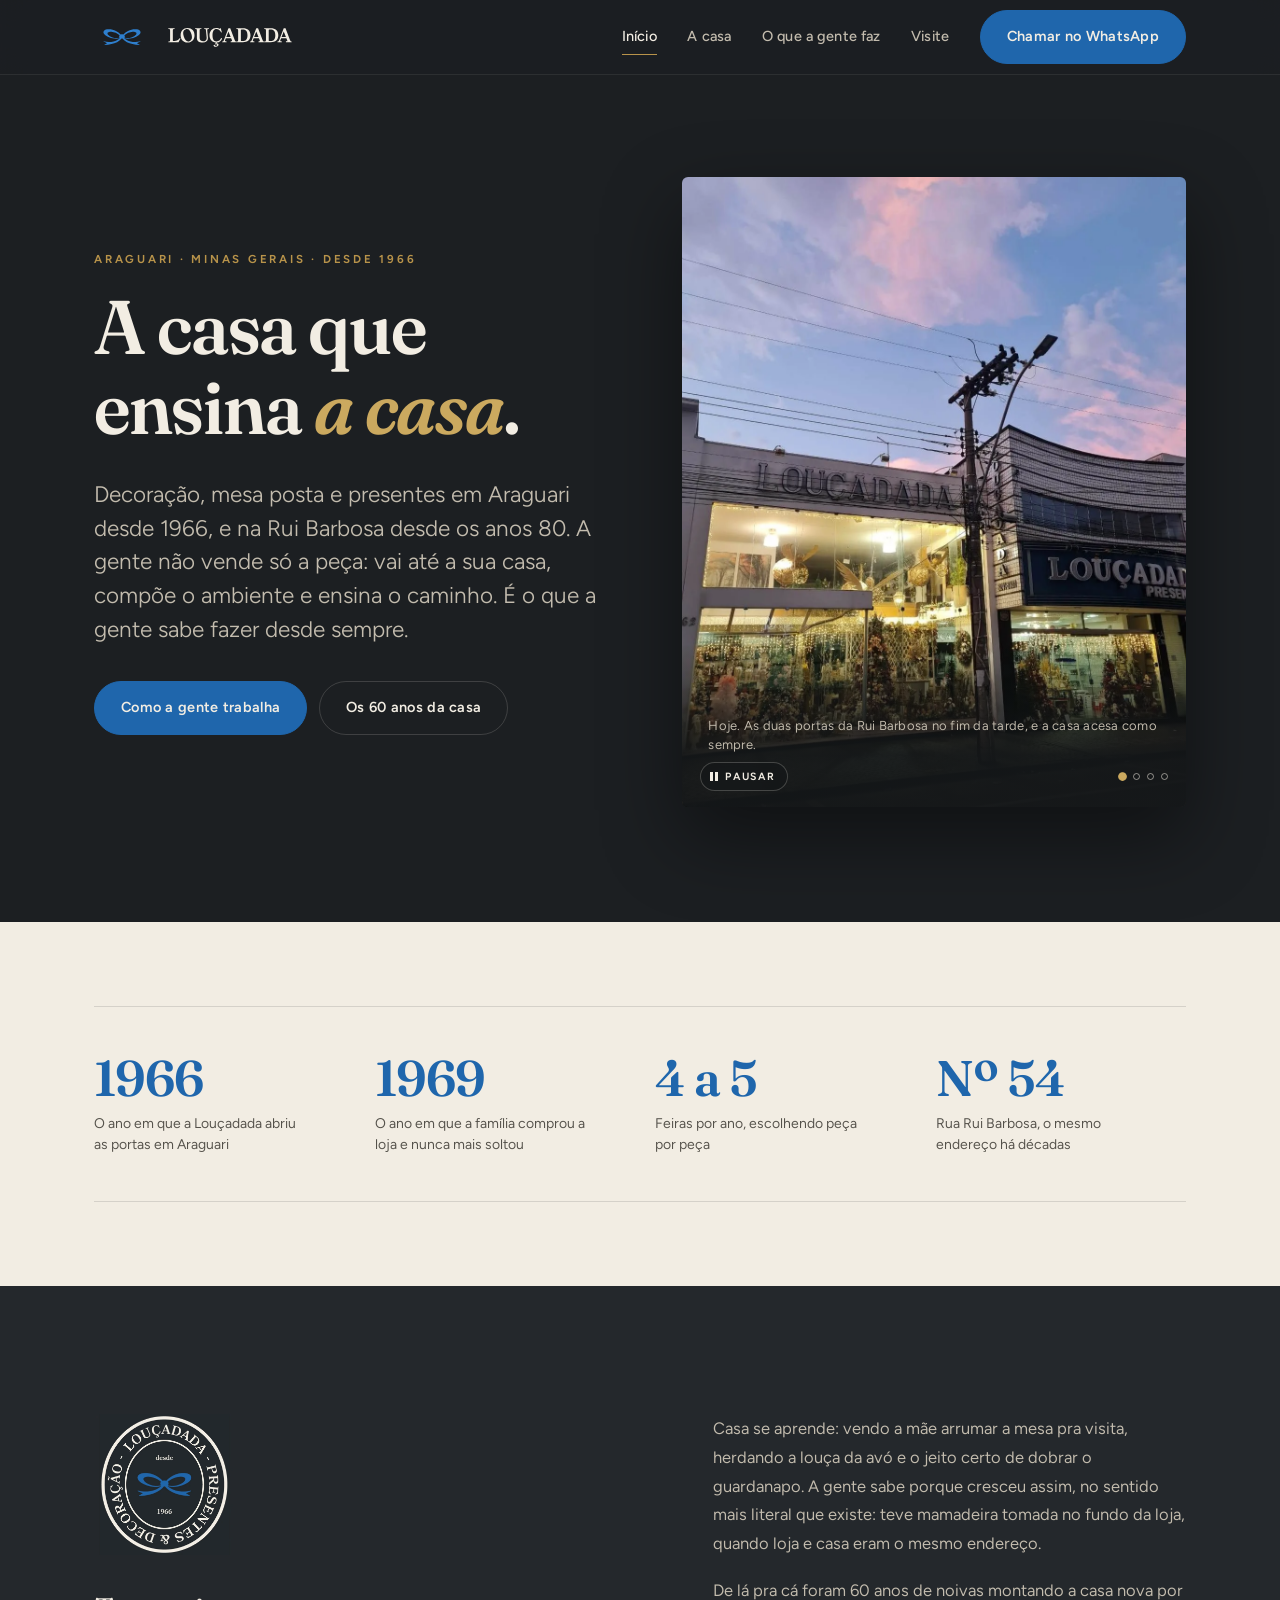
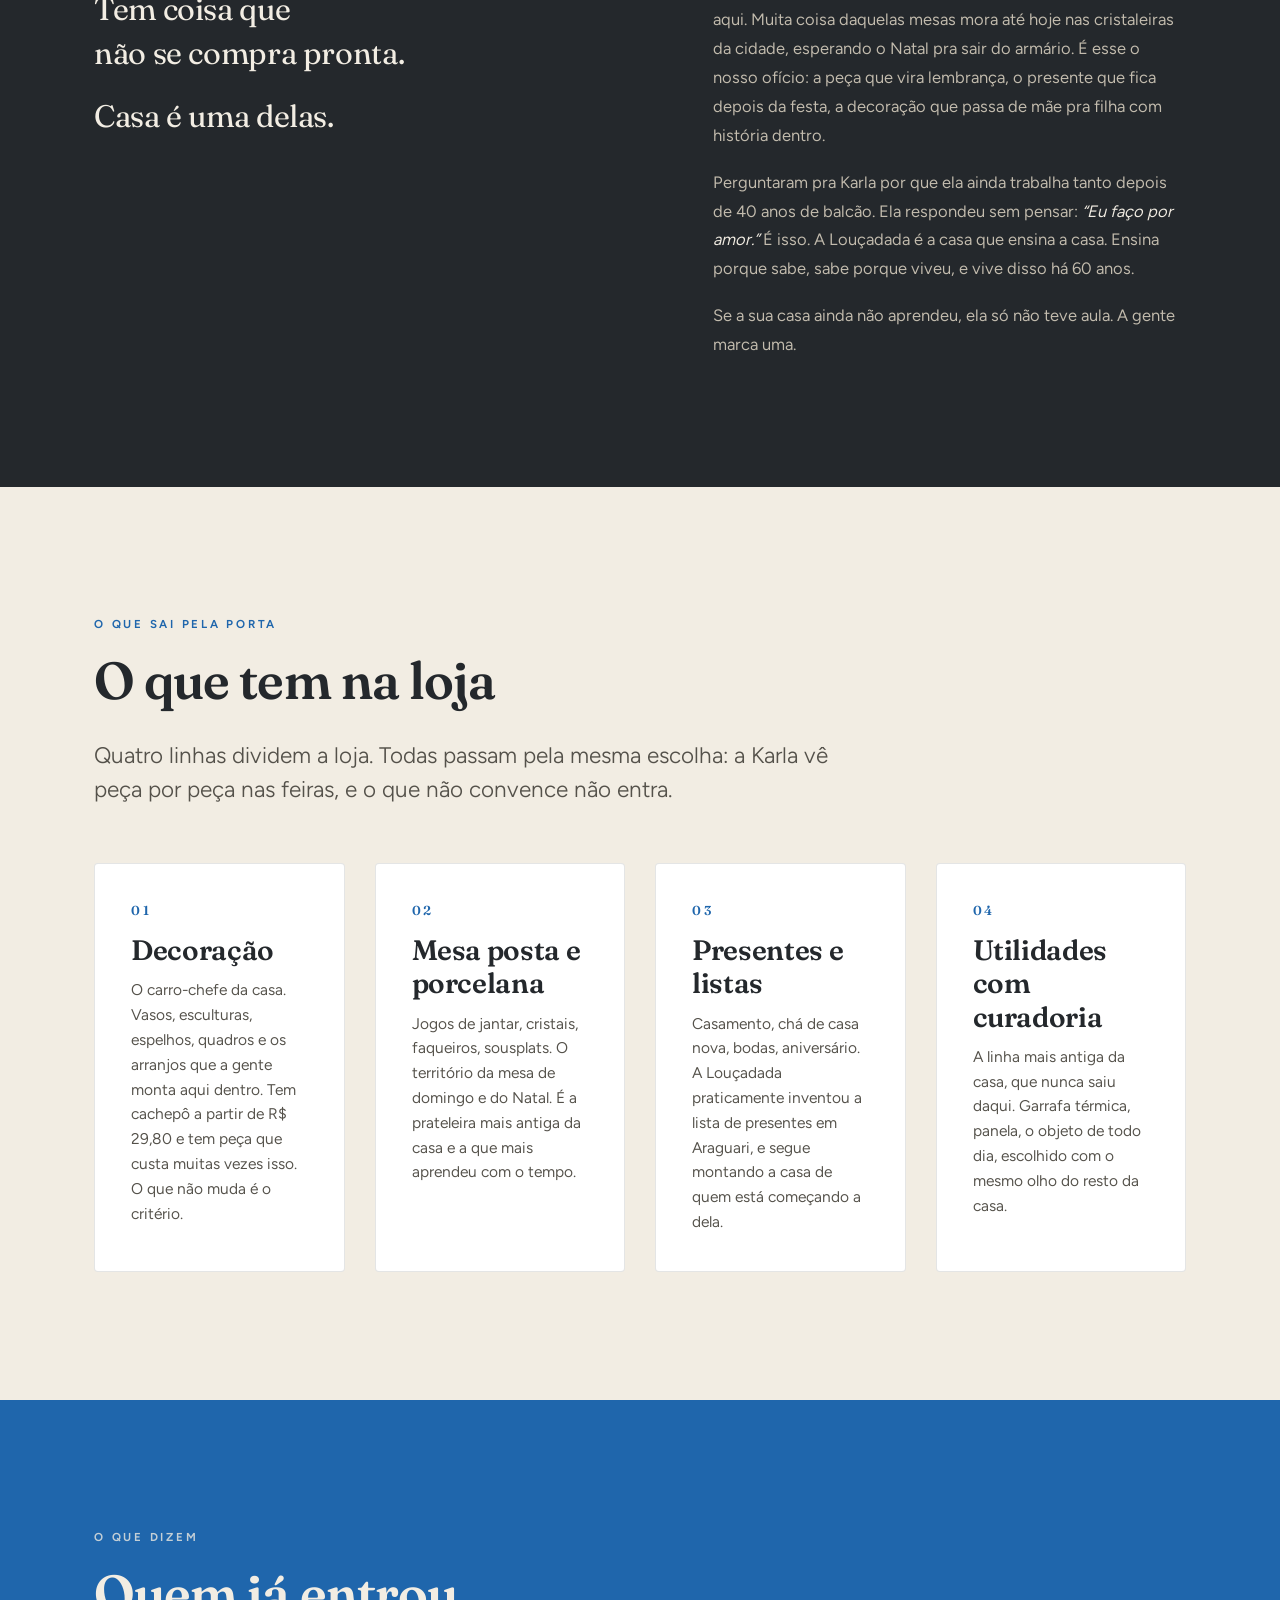
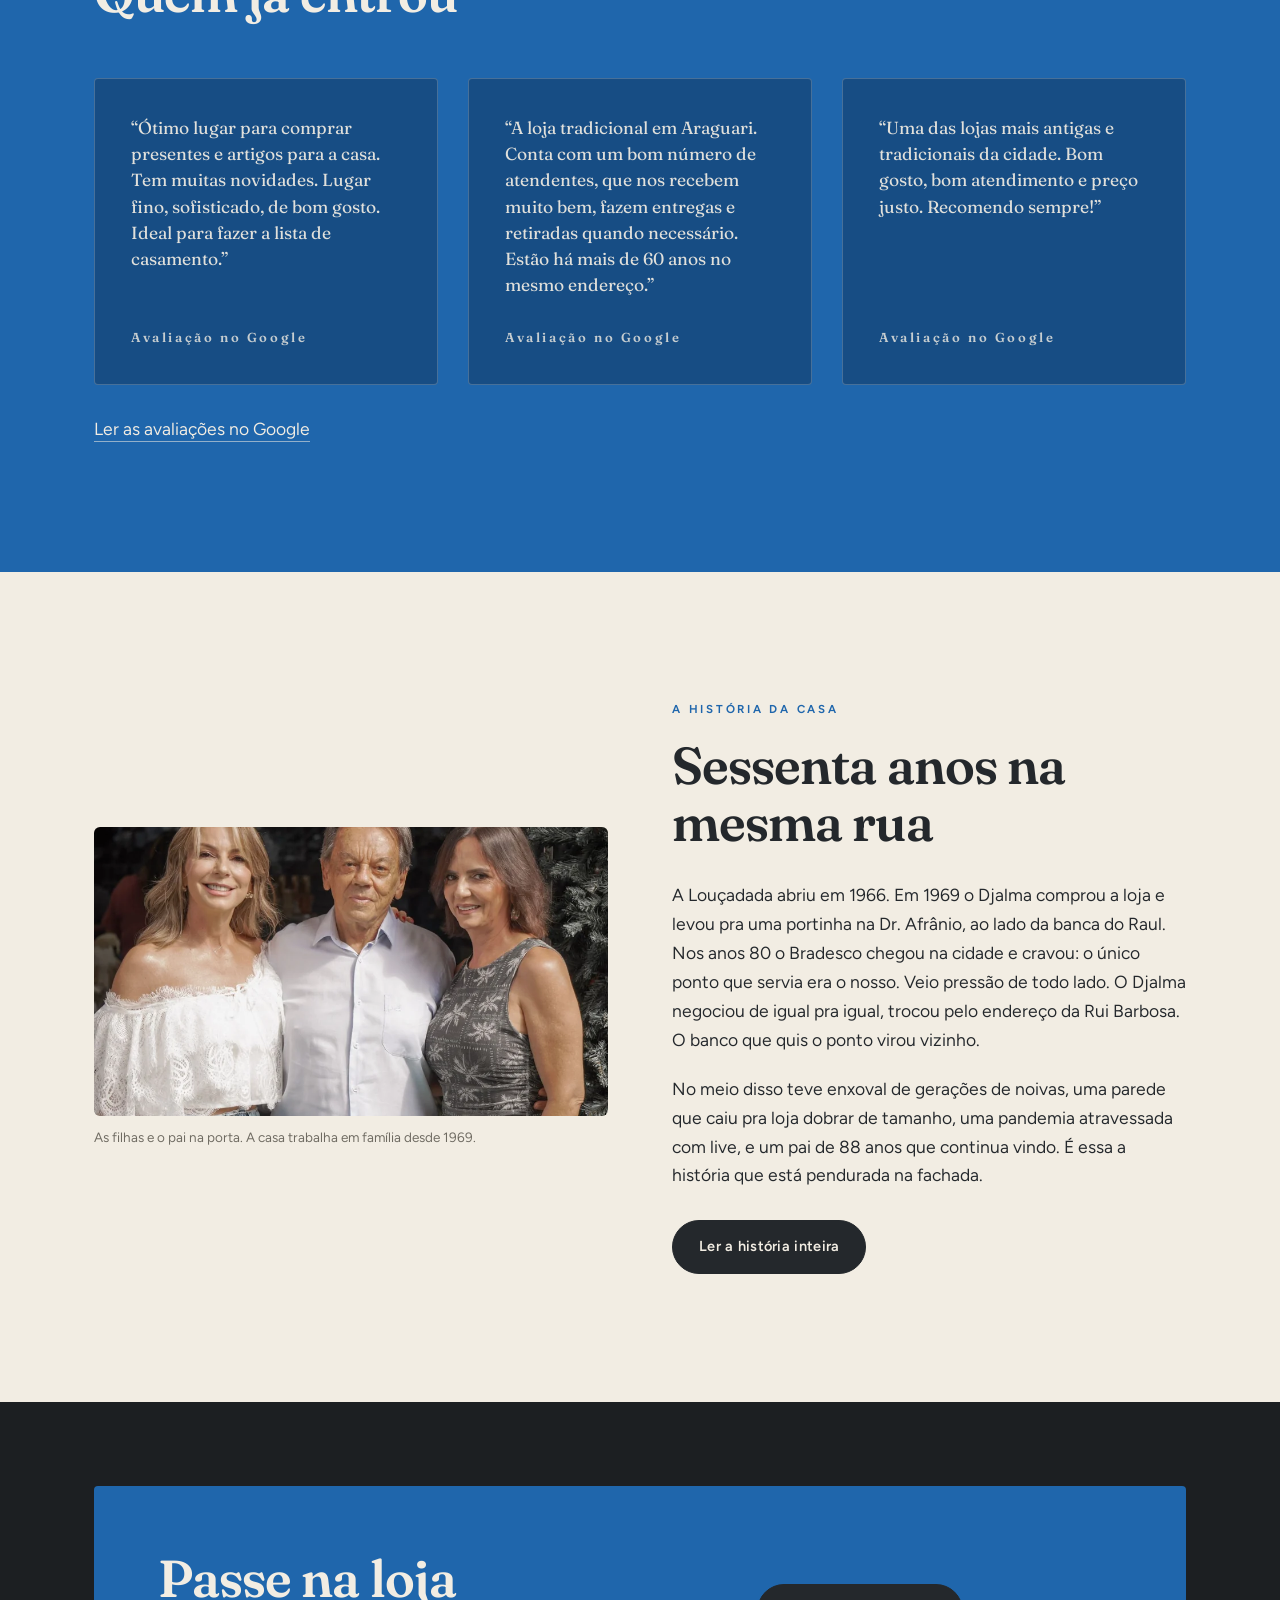
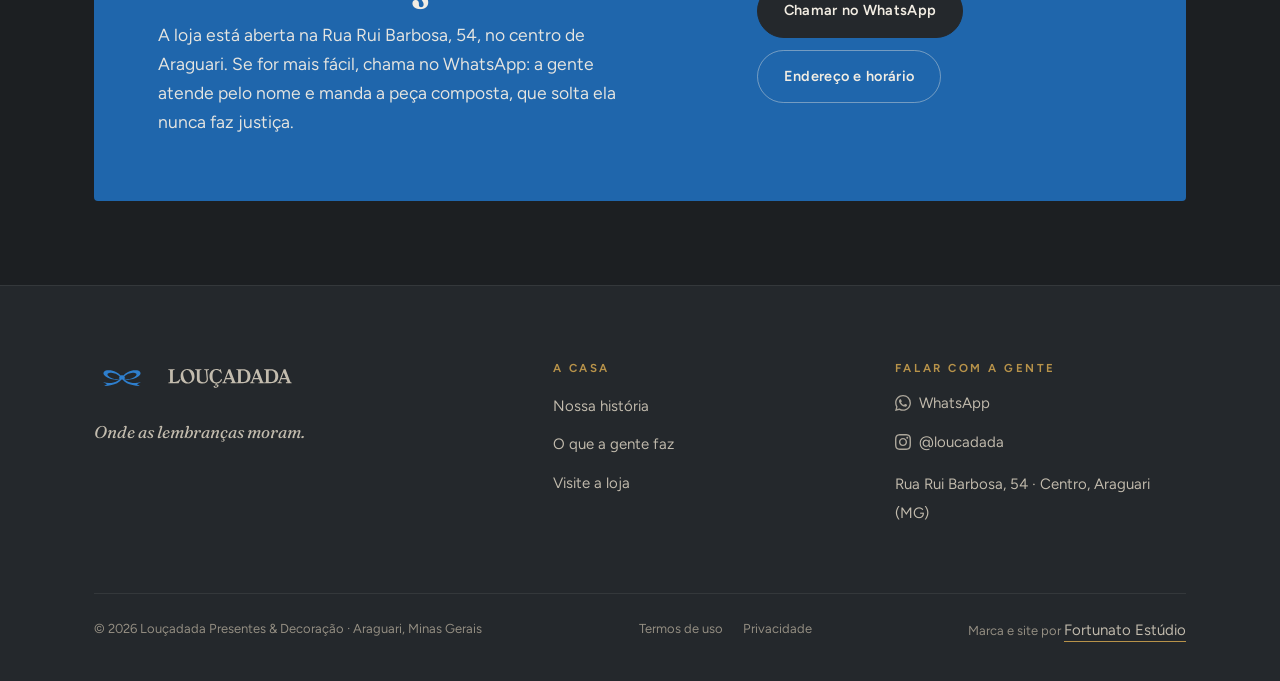
<file: index.html>
<!DOCTYPE html>
<html lang="pt-BR">
<head>
<meta charset="utf-8" />
<meta name="robots" content="noindex, nofollow" />
<!-- Endereço provisório de teste. O noindex existe para o Google não
     indexar esta cópia e concorrer com o domínio final. Some quando
     o site for para o domínio de verdade. -->

<meta name="viewport" content="width=device-width, initial-scale=1, viewport-fit=cover" />
<title>Louçadada · Presentes e Decoração em Araguari desde 1966</title>
<meta name="description" content="A casa que ensina a casa. Decoração, mesa posta e presentes em Araguari desde 1966: a gente visita antes, compõe o ambiente e monta dentro da sua casa." />
<link rel="canonical" href="https://loucadada.com/" />
<meta name="theme-color" content="#1C1F22" />

<meta property="og:type" content="website" />
<meta property="og:locale" content="pt_BR" />
<meta property="og:site_name" content="Louçadada" />
<meta property="og:title" content="Louçadada · A casa que ensina a casa" />
<meta property="og:description" content="Decoração, mesa posta e presentes em Araguari desde 1966. A gente compõe, monta e ensina dentro da sua casa." />
<meta property="og:url" content="https://loucadada.com/" />
<meta property="og:image" content="https://loucadada.com/og.jpg?v=2" />
<meta property="og:image:type" content="image/jpeg" />
<meta property="og:image:width" content="1200" />
<meta property="og:image:height" content="630" />
<meta property="og:image:alt" content="A vitrine da Louçadada acesa no fim da tarde, cheia de peças de Natal, ao lado do logotipo da loja" />
<meta name="twitter:card" content="summary_large_image" />
<meta name="twitter:image" content="https://loucadada.com/og.jpg?v=2" />

<!-- Google Tag Manager: o snippet de cabeçalho entra aqui, com o ID real da
     conta. O par noscript vai logo depois da abertura do corpo. Ver README. -->
<link rel="icon" href="favicon.svg" type="image/svg+xml" />
<link rel="icon" href="favicon-32.png" sizes="32x32" type="image/png" />
<link rel="apple-touch-icon" href="apple-touch-icon.png" />

<link rel="preload" href="assets/fontes/figtree-latin-300_700-normal.woff2" as="font" type="font/woff2" crossorigin />
<link rel="preload" href="assets/fontes/fraunces-latin-400_700-normal.woff2" as="font" type="font/woff2" crossorigin />
<link rel="stylesheet" href="assets/fontes/fontes.css?v=4" />
<link rel="stylesheet" href="assets/css/site.css?v=11" />

<script type="application/ld+json">
{
  "@context":"https://schema.org",
  "@graph":[
  {
    "@type":"WebSite",
    "@id":"https://loucadada.com/#site",
    "name":"Louçadada",
    "url":"https://loucadada.com/",
    "inLanguage":"pt-BR",
    "publisher":{"@id":"https://loucadada.com/#loja"}
  },
  {
  "@type":"HomeGoodsStore",
  "@id":"https://loucadada.com/#loja",
  "name":"Louçadada",
  "alternateName":"Louçadada Presentes & Decoração",
  "description":"Casa de decoração, mesa posta e presentes em Araguari (MG) desde 1966. Curadoria, montagem e composição de ambientes na casa do cliente.",
  "url":"https://loucadada.com/",
  "logo":"https://loucadada.com/icone-512.png",
  "image":"https://loucadada.com/og.jpg",
  "foundingDate":"1966",
  "address":{
    "@type":"PostalAddress",
    "streetAddress":"Rua Rui Barbosa, 54, Centro",
    "postalCode":"38440-222",
    "addressLocality":"Araguari",
    "addressRegion":"MG",
    "addressCountry":"BR"
  },
  "telephone":"+55-34-3241-3531",
  "email":"loucadadapresentes@yahoo.com.br",
  "priceRange":"$$",
"openingHoursSpecification":[
  {"@type":"OpeningHoursSpecification","dayOfWeek":["Monday","Tuesday","Wednesday","Thursday","Friday"],"opens":"08:30","closes":"18:00"},
  {"@type":"OpeningHoursSpecification","dayOfWeek":"Saturday","opens":"08:30","closes":"13:00"},
  {"@type":"OpeningHoursSpecification","dayOfWeek":"Sunday","opens":"00:00","closes":"00:00"}
],
  "areaServed":["Araguari","Uberlândia","Triângulo Mineiro"],
  "sameAs":["https://www.instagram.com/loucadada/"],
  "founder":{"@type":"Person","name":"Márcio Marra"},
  "employee":[
    {"@type":"Person","name":"Djalma","jobTitle":"Proprietário","award":"Mérito Empresarial da CDL Araguari 2018/19"},
    {"@type":"Person","name":"Karla","jobTitle":"Curadoria e compras"},
    {"@type":"Person","name":"Gisele","jobTitle":"Comunicação e atendimento"}
  ]
  }
  ]
}
</script>
</head>
<body>

<svg class="so-leitor" aria-hidden="true" focusable="false" xmlns="http://www.w3.org/2000/svg">
  <symbol id="laco" viewBox="0 0 1080 582.32"><path d="M893.17,372.02c-58.14,15.87-131.89,16.3-190.38,2.32-31.32-7.49-60.39-19.02-87.2-36.39-13.07-8.47-24.76-17.18-35.02-29.49,36.34,15.32,74.96,17.38,113.34,12.21,41.78-5.63,81.86-16.86,119.99-34.56,30.7-14.25,67.03-36.78,79.9-67.64,9.59-23,1.94-46.54-18.32-60.27-14.14-9.58-29.8-14.99-47.24-17.63-58.6-8.9-118.88,4.42-171.42,31.53-35.02,17.92-65.8,40.87-92.23,69.97-1.22-.48-2.62-.94-4.13-1.36-13.35-3.76-27.55-3.76-40.9,0-1.51.42-2.91.88-4.13,1.36-26.43-29.1-57.21-52.05-92.23-69.97-52.54-27.11-112.83-40.43-171.42-31.53-17.44,2.65-33.1,8.05-47.24,17.63-20.26,13.74-27.92,37.27-18.32,60.27,12.87,30.86,49.2,53.39,79.9,67.64,38.13,17.7,78.21,28.93,119.99,34.56,38.38,5.17,77,3.11,113.34-12.21-10.27,12.3-21.95,21.02-35.02,29.49-26.81,17.37-55.88,28.9-87.2,36.39-58.48,13.98-132.24,13.54-190.38-2.32-2.05-.56-4.09.68-4.46,2.36-.25,1.14.21,3.12,2.08,4.06,21.92,10.98,43.88,20.18,67.38,29.32l-25.42,16.32-24.28,14.12c-1.46.85-1.68,3.1-1.05,4.38.51,1.03,1.64,2.01,3.82,1.91,45.13-2.08,89.01-7.76,133.08-18.09,71.55-16.77,147.76-51.64,193.98-109.85,1.07-.1,2.6-.1,4.03-.07,2.67.05,5.34.05,8.01,0,1.43-.03,2.96-.02,4.03.07,46.22,58.21,122.43,93.08,193.98,109.85,44.07,10.33,87.94,16.01,133.08,18.09,2.17.1,3.31-.89,3.82-1.91.63-1.28.41-3.53-1.05-4.38l-24.28-14.12-25.42-16.32c23.5-9.14,45.46-18.34,67.38-29.32,1.87-.94,2.33-2.92,2.08-4.06-.37-1.68-2.41-2.92-4.46-2.36ZM744.29,187.37c21.28-1.94,52.23.68,67.33,13.47,15.63,13.24,6.81,34.24-7.06,49.13-46.36,49.81-154.86,76.95-219.06,50.19,12.61-14.25,12.23-32.12-.57-45.95,45.09-38.13,100.87-61.52,159.36-66.84ZM494.5,300.16c-64.21,26.76-172.71-.38-219.06-50.19-13.86-14.9-22.69-35.89-7.06-49.13,15.1-12.79,46.05-15.41,67.33-13.47,58.49,5.32,114.27,28.72,159.36,66.84-12.8,13.83-13.18,31.7-.57,45.95Z"/></symbol>
  <symbol id="whatsapp" viewBox="0 0 24 24"><path d="M17.472 14.382c-.297-.149-1.758-.867-2.03-.967-.273-.099-.471-.148-.67.15-.197.297-.767.966-.94 1.164-.173.199-.347.223-.644.075-.297-.15-1.255-.463-2.39-1.475-.883-.788-1.48-1.761-1.653-2.059-.173-.297-.018-.458.13-.606.134-.133.298-.347.446-.52.149-.174.198-.298.298-.497.099-.198.05-.371-.025-.52-.075-.149-.669-1.612-.916-2.207-.242-.579-.487-.5-.669-.51-.173-.008-.371-.01-.57-.01-.198 0-.52.074-.792.372-.272.297-1.04 1.016-1.04 2.479 0 1.462 1.065 2.875 1.213 3.074.149.198 2.096 3.2 5.077 4.487.709.306 1.262.489 1.694.625.712.227 1.36.195 1.871.118.571-.085 1.758-.719 2.006-1.413.248-.694.248-1.289.173-1.413-.074-.124-.272-.198-.57-.347m-5.421 7.403h-.004a9.87 9.87 0 01-5.031-1.378l-.361-.214-3.741.982.998-3.648-.235-.374a9.86 9.86 0 01-1.51-5.26c.001-5.45 4.436-9.884 9.888-9.884 2.64 0 5.122 1.03 6.988 2.898a9.825 9.825 0 012.893 6.994c-.003 5.45-4.437 9.884-9.885 9.884m8.413-18.297A11.815 11.815 0 0012.05 0C5.495 0 .16 5.335.157 11.892c0 2.096.547 4.142 1.588 5.945L.057 24l6.305-1.654a11.882 11.882 0 005.683 1.448h.005c6.554 0 11.89-5.335 11.893-11.893a11.821 11.821 0 00-3.48-8.413z"/></symbol>
  <symbol id="instagram" viewBox="0 0 24 24"><path d="M12 0C8.74 0 8.333.015 7.053.072 5.775.132 4.905.333 4.14.63c-.789.306-1.459.717-2.126 1.384S.935 3.35.63 4.14C.333 4.905.131 5.775.072 7.053.012 8.333 0 8.74 0 12s.015 3.667.072 4.947c.06 1.277.261 2.148.558 2.913.306.788.717 1.459 1.384 2.126.667.666 1.336 1.079 2.126 1.384.766.296 1.636.499 2.913.558C8.333 23.988 8.74 24 12 24s3.667-.015 4.947-.072c1.277-.06 2.148-.262 2.913-.558.788-.306 1.459-.718 2.126-1.384.666-.667 1.079-1.335 1.384-2.126.296-.765.499-1.636.558-2.913.06-1.28.072-1.687.072-4.947s-.015-3.667-.072-4.947c-.06-1.277-.262-2.149-.558-2.913-.306-.789-.718-1.459-1.384-2.126C21.319 1.347 20.651.935 19.86.63c-.765-.297-1.636-.499-2.913-.558C15.667.012 15.26 0 12 0zm0 2.16c3.203 0 3.585.016 4.85.071 1.17.055 1.805.249 2.227.415.562.217.96.477 1.382.896.419.42.679.819.896 1.381.164.422.36 1.057.413 2.227.057 1.266.07 1.646.07 4.85s-.015 3.585-.074 4.85c-.061 1.17-.256 1.805-.421 2.227-.224.562-.479.96-.899 1.382-.419.419-.824.679-1.38.896-.42.164-1.065.36-2.235.413-1.274.057-1.649.07-4.859.07-3.211 0-3.586-.015-4.859-.074-1.171-.061-1.816-.256-2.236-.421-.569-.224-.96-.479-1.379-.899-.421-.419-.69-.824-.9-1.38-.165-.42-.359-1.065-.42-2.235-.045-1.26-.061-1.649-.061-4.844 0-3.196.016-3.586.061-4.861.061-1.17.255-1.814.42-2.234.21-.57.479-.96.9-1.381.419-.419.81-.689 1.379-.898.42-.166 1.051-.361 2.221-.421 1.275-.045 1.65-.06 4.859-.06l.045.03zm0 3.678c-3.405 0-6.162 2.76-6.162 6.162 0 3.405 2.76 6.162 6.162 6.162 3.405 0 6.162-2.76 6.162-6.162 0-3.405-2.76-6.162-6.162-6.162zM12 16c-2.21 0-4-1.79-4-4s1.79-4 4-4 4 1.79 4 4-1.79 4-4 4zm7.846-10.405c0 .795-.646 1.44-1.44 1.44-.795 0-1.44-.646-1.44-1.44 0-.794.646-1.439 1.44-1.439.793-.001 1.44.645 1.44 1.439z"/></symbol>
  <symbol id="logotipo" viewBox="0 0 1080 267"><path d="M85.02,164.55c18.96,0,33.66-10.62,45.1-25l4.58,2.78-15.85,31.54H35.34v-5.56c11.77-.82,14.38-1.8,14.38-12.75v-77.78c0-10.95-2.61-12.09-14.38-12.91v-5.39h51.31v5.39c-11.77.82-14.38,1.96-14.38,12.91v81.87c0,3.1,1.96,4.9,4.9,4.9h7.84Z"/><path d="M249.73,116.67c0,35.3-21.57,59.64-56.87,59.64s-56.87-24.35-56.87-59.64,21.41-59.64,56.87-59.64,56.87,24.35,56.87,59.64ZM223.84,107.32c-8.55-28.31-22.35-46.34-45.66-39.3-23.46,7.08-24.84,29.69-16.29,58,8.5,28.16,22.19,46.38,45.66,39.3,23.31-7.04,24.79-29.84,16.29-58Z"/><path d="M291.56,139.87c0,18.96,13.24,26.8,29.25,26.8s28.43-9.31,28.43-28.11l-6.03-60.79c0-10.95-2.61-12.09-14.38-12.91v-5.39h39.22v5.39c-11.77.82-14.38,1.96-14.38,12.91l6.03,60.95c0,22.71-15.36,37.58-43.14,37.58-29.9,0-47.55-12.75-47.55-37.75v-60.79c0-10.95-2.61-12.09-14.38-12.91v-5.39h51.31v5.39c-11.93.82-14.38,1.96-14.38,12.91v62.09Z"/><path d="M475.93,143.14c-6.86,19.12-20.59,31.54-43.14,33.01l-3.6,8.01c1.31-.49,2.45-.65,4.41-.65,7.35,0,12.58,3.76,12.58,10.46,0,8.01-8.5,16.01-22.22,16.01-10.78,0-18.3-4.9-18.3-10.46,0-2.78,2.29-5.39,5.23-5.39,3.92,0,5.07,2.12,6.37,4.58,1.14,2.45,2.61,5.23,7.84,5.23,5.72,0,9.15-3.1,9.15-7.68,0-3.1-2.61-5.23-6.05-5.23-2.45,0-4.25.65-5.88,2.12l-4.57-2.12,6.37-14.87c-30.88-1.8-51.8-25.65-51.8-59.48s22.71-59.64,55.72-59.64c12.42,0,21.08,3.1,27.62,7.68l2.29-5.23h6.37l8.99,32.35-5.23,1.63c-8.66-16.67-21.9-27.62-38.07-27.62-24.02,0-33.17,21.24-33.17,50.82s9.15,50.82,33.17,50.82c17.98,0,32.19-11.76,36.93-27.45l8.99,3.1Z"/><path d="M579.34,157.03c2.94,7.68,6.05,10.46,12.91,11.28v5.56h-47.22v-5.56c10.95-.82,13.56-2.78,10.79-9.97l-6.86-17.81h-42.65l-6.86,17.81c-2.61,6.7,1.31,9.15,12.42,9.97v5.56h-35.79v-5.56c7.35-.82,10.95-3.6,13.73-10.79l37.42-98.04h14.71l37.42,97.55ZM509.73,131.21h35.62l-17.97-46.24-17.65,46.24Z"/><path d="M592.17,173.86v-5.56c11.77-.82,14.38-1.8,14.38-12.75v-77.78c0-10.95-2.61-12.09-14.38-12.91v-5.39h53.11c39.38,0,62.26,19.94,62.26,57.19s-23.2,57.19-62.42,57.19h-52.94ZM634,68.63c-2.94,0-4.9,1.96-4.9,4.9v86.11c0,3.1,1.96,4.9,4.9,4.9h11.11c22.22,0,37.91-10.95,37.91-47.88s-15.36-48.04-37.75-48.04h-11.28Z"/><path d="M807.13,157.03c2.94,7.68,6.05,10.46,12.91,11.28v5.56h-47.23v-5.56c10.95-.82,13.56-2.78,10.79-9.97l-6.86-17.81h-42.65l-6.86,17.81c-2.61,6.7,1.31,9.15,12.42,9.97v5.56h-35.79v-5.56c7.35-.82,10.95-3.6,13.72-10.79l37.42-98.04h14.71l37.42,97.55ZM737.52,131.21h35.62l-17.97-46.24-17.65,46.24Z"/><path d="M819.95,173.86v-5.56c11.77-.82,14.38-1.8,14.38-12.75v-77.78c0-10.95-2.61-12.09-14.38-12.91v-5.39h53.11c39.38,0,62.26,19.94,62.26,57.19s-23.2,57.19-62.42,57.19h-52.94ZM861.79,68.63c-2.94,0-4.9,1.96-4.9,4.9v86.11c0,3.1,1.96,4.9,4.9,4.9h11.11c22.22,0,37.91-10.95,37.91-47.88s-15.36-48.04-37.75-48.04h-11.27Z"/><path d="M1031.75,157.03c2.94,7.68,6.05,10.46,12.91,11.28v5.56h-47.22v-5.56c10.95-.82,13.56-2.78,10.78-9.97l-6.86-17.81h-42.65l-6.86,17.81c-2.61,6.7,1.31,9.15,12.42,9.97v5.56h-35.79v-5.56c7.35-.82,10.95-3.6,13.73-10.79l37.42-98.04h14.71l37.42,97.55ZM962.14,131.21h35.62l-17.97-46.24-17.65,46.24Z"/></symbol>
</svg>

<a class="pular" href="#conteudo">Pular para o conteúdo</a>

<header class="topo">
  <div class="envelope topo__linha">
    <a class="marca" href="index.html" aria-label="Louçadada, página inicial">
      <svg class="marca__laco" viewBox="0 0 1080 582.32" fill="currentColor" aria-hidden="true"><use href="#laco"></use></svg>
      <svg class="marca__nome" viewBox="0 0 1080 267" fill="currentColor" role="img" aria-label="Louçadada"><use href="#logotipo"></use></svg>
    </a>

    <button class="abrir-menu" aria-expanded="false" aria-controls="menu">Menu</button>

    <nav class="menu" id="menu" data-aberto="false" aria-label="Principal">
      <button class="fechar-menu" type="button">Fechar</button>
      <a href="index.html" aria-current="page">Início</a>
      <a href="a-casa/index.html">A casa</a>
      <a href="em-casa/index.html">O que a gente faz</a>
      <a href="visite/index.html">Visite</a>
      <a class="botao botao--azul" href="https://wa.me/5534998703531?text=Ol%C3%A1%2C%20vim%20pelo%20site%20e%20gostaria%20de%20falar%20com%20uma%20atendente." rel="noopener">Chamar no WhatsApp</a>
    </nav>
  </div>
</header>

<main id="conteudo">

  <!-- ABERTURA ---------------------------------------------------------- -->
  <section class="abertura">
    <div class="envelope abertura__grade">
      <div class="surge">
        <span class="sobrelinha">Araguari · Minas Gerais · desde 1966</span>
        <h1>A casa que<br />ensina <em>a casa</em>.</h1>
        <p class="linha-fina mt-p">
          Decoração, mesa posta e presentes em Araguari desde 1966, e na Rui
          Barbosa desde os anos 80. A gente
          não vende só a peça: vai até a sua casa, compõe o ambiente e ensina
          o caminho. É o que a gente sabe fazer desde sempre.
        </p>
        <div class="abertura__acoes">
          <a class="botao botao--azul" href="em-casa/index.html">Como a gente trabalha</a>
          <a class="botao botao--linha" href="a-casa/index.html">Os 60 anos da casa</a>
        </div>
      </div>

      <!-- O álbum da casa passando sozinho. Sem JS, fica a primeira foto, que já
           conta a história. Com JS, as seis se revezam e a legenda vai junto. -->
      <div class="album abertura__foto surge" id="album-abertura" role="group"
           aria-roledescription="galeria" aria-label="Fotografias da Louçadada, de 1966 a hoje">

        <figure class="album__item" data-ativa>
          <img src="assets/img/vitrines-acesas.webp"
               alt="As duas vitrines iluminadas da Louçadada no fim da tarde, na Rua Rui Barbosa, em Araguari"
               width="1080" height="1406" fetchpriority="high" decoding="async" />
          <figcaption class="abertura__legenda">
            Hoje. As duas portas da Rui Barbosa no fim da tarde, e a casa acesa como sempre.
          </figcaption>
        </figure>

        <figure class="album__item">
          <img src="assets/img/cristais-natal.webp"
               alt="Cristais, anjos de vidro e um vaso com galhos de pinheiro montados sobre um carrinho dentro da loja"
               width="900" height="1350" loading="lazy" decoding="async" />
          <figcaption class="abertura__legenda">
            Vidro, cristal e galho no mesmo canto. É assim que a peça sai daqui: composta.
          </figcaption>
        </figure>

        <figure class="album__item">
          <img src="assets/img/sacola-balcao-nova.webp"
               alt="A sacola branca da Louçadada em cima do balcão, com fita azul e o selo da casa impresso na lateral"
               width="900" height="1350" loading="lazy" decoding="async" />
          <figcaption class="abertura__legenda">
            A sacola da casa, com a fita azul e o selo. É assim que a peça sai pela porta.
          </figcaption>
        </figure>

        <figure class="album__item">
          <img src="assets/img/familia-salao.webp"
               alt="A família da Louçadada reunida no salão da loja no Natal, com uma criança na frente, entre árvores montadas e lanternas de teto"
               width="900" height="1350" loading="lazy" decoding="async" />
          <figcaption class="abertura__legenda">
            A família reunida no salão, no Natal, com a loja montada em volta.
          </figcaption>
        </figure>

        <div class="album__controles">
          <button class="album__pausa" type="button" aria-pressed="false">
            <span class="album__icone" aria-hidden="true"></span>
            <span class="album__rotulo">Pausar</span>
          </button>
          <div class="album__pontos" role="group" aria-label="Escolher a fotografia"></div>
        </div>
      </div>
    </div>
  </section>

  <!-- PROVAS ------------------------------------------------------------ -->
  <section class="secao--curta claro">
    <div class="envelope">
      <div class="provas surge">
        <div>
          <p class="prova__num">1966</p>
          <p class="prova__txt">O ano em que a Louçadada abriu as portas em Araguari</p>
        </div>
        <div>
          <p class="prova__num">1969</p>
          <p class="prova__txt">O ano em que a família comprou a loja e nunca mais soltou</p>
        </div>
        <div>
          <p class="prova__num">4 a 5</p>
          <p class="prova__txt">Feiras por ano, escolhendo peça por peça</p>
        </div>
        <div>
          <p class="prova__num">Nº 54</p>
          <p class="prova__txt">Rua Rui Barbosa, o mesmo endereço há décadas</p>
        </div>
      </div>
    </div>
  </section>

  <!-- MANIFESTO --------------------------------------------------------- -->
  <section class="secao manifesto">
    <div class="envelope duas duas--texto-maior">
      <div class="manifesto__marca surge">
        <img class="manifesto__selo" src="assets/marca/selo.webp"
             alt="Selo da Louçadada: Presentes &amp; Decoração, desde 1966"
             width="560" height="560" loading="lazy" decoding="async" />
        <p class="manifesto__texto">
          Tem coisa que não se&nbsp;compra&nbsp;pronta.<span class="depois">Casa é uma&nbsp;delas.</span>
        </p>
      </div>
      <div class="manifesto__corpo surge">
        <p>
          Casa se aprende: vendo a mãe arrumar a mesa pra visita, herdando a louça
          da avó e o jeito certo de dobrar o guardanapo. A gente sabe porque
          cresceu assim, no sentido mais literal que existe: teve mamadeira tomada
          no fundo da loja, quando loja e casa eram o mesmo endereço.
        </p>
        <p>
          De lá pra cá foram 60 anos de noivas montando a casa nova
          por aqui. Muita coisa daquelas mesas mora até hoje nas cristaleiras da
          cidade, esperando o Natal pra sair do armário. É esse o nosso ofício: a
          peça que vira lembrança, o presente que fica depois da festa, a decoração
          que passa de mãe pra filha com história dentro.
        </p>
        <p>
          Perguntaram pra Karla por que ela ainda trabalha tanto depois de 40 anos de
          balcão. Ela respondeu sem pensar: <em>“Eu faço por amor.”</em>
          É isso. A Louçadada é a casa que ensina a casa. Ensina porque sabe, sabe
          porque viveu, e vive disso há 60 anos.
        </p>
        <p>
          Se a sua casa ainda não aprendeu, ela só não teve aula. A gente marca uma.
        </p>
      </div>
    </div>
  </section>

  <!-- O QUE SAI PELA PORTA ----------------------------------------------- -->
  <section class="secao claro">
    <div class="envelope">
      <div class="surge">
        <span class="sobrelinha">O que sai pela porta</span>
        <h2>O que tem na loja</h2>
        <p class="linha-fina mt-p">
          Quatro linhas dividem a loja. Todas passam pela mesma escolha: a Karla vê
          peça por peça nas feiras, e o que não convence não entra.
        </p>
      </div>

      <div class="grade grade--4 mt-m">
        <article class="cartao surge">
          <span class="cartao__num">01</span>
          <h3>Decoração</h3>
          <p>
            O carro-chefe da casa. Vasos, esculturas, espelhos, quadros e os arranjos
            que a gente monta aqui dentro. Tem cachepô a partir de R$ 29,80 e tem peça que custa muitas vezes isso. O que não muda é o critério.
          </p>
        </article>
        <article class="cartao surge">
          <span class="cartao__num">02</span>
          <h3>Mesa posta e porcelana</h3>
          <p>
            Jogos de jantar, cristais, faqueiros, sousplats. O território da mesa de
            domingo e do Natal. É a prateleira mais antiga da casa e a que mais
            aprendeu com o tempo.
          </p>
        </article>
        <article class="cartao surge">
          <span class="cartao__num">03</span>
          <h3>Presentes e listas</h3>
          <p>
            Casamento, chá de casa nova, bodas, aniversário. A Louçadada praticamente
            inventou a lista de presentes em Araguari, e segue montando a casa de quem
            está começando a dela.
          </p>
        </article>
        <article class="cartao surge">
          <span class="cartao__num">04</span>
          <h3>Utilidades com curadoria</h3>
          <p>
            A linha mais antiga da casa, que nunca saiu daqui. Garrafa térmica, panela,
            o objeto de todo dia, escolhido com o mesmo olho do resto da casa.
          </p>
        </article>
      </div>
    </div>
  </section>

  <!-- O QUE DIZEM ---------------------------------------------------------- -->
  <!-- Avaliações públicas no Google, copiadas como foram escritas. Sem schema
       de review de propósito: marcar avaliação colhida em outra plataforma é
       justamente o que o Google desaconselha. -->
  <section class="secao azul">
    <div class="envelope">
      <div class="surge">
        <span class="sobrelinha">O que dizem</span>
        <h2>Quem já entrou</h2>
      </div>

      <div class="grade grade--3 mt-m">
        <blockquote class="cartao surge">
          <p>
            “Ótimo lugar para comprar presentes e artigos para a casa. Tem muitas
            novidades. Lugar fino, sofisticado, de bom gosto. Ideal para fazer a
            lista de casamento.”
          </p>
          <footer class="cartao__num">Avaliação no Google</footer>
        </blockquote>

        <blockquote class="cartao surge">
          <p>
            “A loja tradicional em Araguari. Conta com um bom número de
            atendentes, que nos recebem muito bem, fazem entregas e retiradas
            quando necessário. Estão há mais de 60 anos no mesmo endereço.”
          </p>
          <footer class="cartao__num">Avaliação no Google</footer>
        </blockquote>

        <blockquote class="cartao surge">
          <p>
            “Uma das lojas mais antigas e tradicionais da cidade. Bom gosto, bom
            atendimento e preço justo. Recomendo sempre!”
          </p>
          <footer class="cartao__num">Avaliação no Google</footer>
        </blockquote>
      </div>

      <p class="mt-p surge">
        <a class="link" href="https://share.google/A6CAGvSTdn3IF518g"
           target="_blank" rel="noopener">Ler as avaliações no Google</a>
        <span class="so-leitor"> (abre em uma nova aba)</span>
      </p>
    </div>
  </section>

  <!-- 60 ANOS, TEASER ----------------------------------------------------- -->
  <section class="secao claro">
    <div class="envelope duas">
      <figure class="figura figura--larga surge">
        <img src="assets/img/familia-natal.webp"
             alt="As duas sócias de braço dado com o pai, Djalma, na entrada da loja, embaixo do letreiro antigo da Louçadada"
             width="900" height="1350" loading="lazy" decoding="async" />
        <figcaption>As filhas e o pai na porta. A casa trabalha em família desde 1969.</figcaption>
      </figure>
      <div class="surge">
        <span class="sobrelinha">A história da casa</span>
        <h2>Sessenta anos na mesma rua</h2>
        <div class="texto mt-p">
          <p>
            A Louçadada abriu em 1966. Em 1969 o Djalma comprou a loja e levou pra uma
            portinha na Dr. Afrânio, ao lado da banca do Raul. Nos anos 80 o Bradesco
            chegou na cidade e cravou: o único ponto que servia era o nosso. Veio
            pressão de todo lado. O Djalma negociou de igual pra igual, trocou pelo
            endereço da Rui Barbosa. O banco que quis o ponto virou vizinho.
          </p>
          <p>
            No meio disso teve enxoval de gerações de noivas, uma parede que caiu
            pra loja dobrar de tamanho, uma pandemia atravessada com live, e um pai de
            88 anos que continua vindo. É essa a história que está pendurada na
            fachada.
          </p>
        </div>
        <a class="botao botao--escuro mt-p" href="a-casa/index.html">Ler a história inteira</a>
      </div>
    </div>
  </section>

  <!-- CHAMADA FINAL ------------------------------------------------------- -->
  <section class="secao--curta">
    <div class="envelope">
      <div class="chamada surge">
        <div>
          <h2>Passe na loja</h2>
          <p>
            A loja está aberta na Rua Rui Barbosa, 54, no centro de Araguari. Se for
            mais fácil, chama no WhatsApp: a gente atende pelo nome e manda a peça
            composta, que solta ela nunca faz justiça.
          </p>
        </div>
        <div style="display:flex;flex-wrap:wrap;gap:12px">
          <a class="botao botao--escuro" href="https://wa.me/5534998703531?text=Ol%C3%A1%2C%20vim%20pelo%20site%20e%20gostaria%20de%20falar%20com%20uma%20atendente." rel="noopener">Chamar no WhatsApp</a>
          <a class="botao botao--linha" href="visite/index.html" style="border-color:rgba(242,237,227,.4)">Endereço e horário</a>
        </div>
      </div>
    </div>
  </section>

</main>

<footer class="rodape">
  <div class="envelope">
    <div class="rodape__grade">
      <div>
        <a class="marca" href="index.html" aria-label="Louçadada, página inicial">
          <svg class="marca__laco" viewBox="0 0 1080 582.32" fill="currentColor" aria-hidden="true"><use href="#laco"></use></svg>
          <svg class="marca__nome" viewBox="0 0 1080 267" fill="currentColor" role="img" aria-label="Louçadada"><use href="#logotipo"></use></svg>
        </a>
        <p class="rodape__frase">Onde as lembranças moram.</p>
      </div>

      <div>
        <h2>A casa</h2>
        <ul>
          <li><a href="a-casa/index.html">Nossa história</a></li>
          <li><a href="em-casa/index.html">O que a gente faz</a></li>
          <li><a href="visite/index.html">Visite a loja</a></li>
        </ul>
      </div>

      <div>
        <h2>Falar com a gente</h2>
        <ul>
          <li><a class="com-icone" href="https://wa.me/5534998703531?text=Ol%C3%A1%2C%20vim%20pelo%20site%20e%20gostaria%20de%20falar%20com%20uma%20atendente." target="_blank" rel="noopener"><svg class="icone" viewBox="0 0 24 24" fill="currentColor" aria-hidden="true"><use href="#whatsapp"></use></svg>WhatsApp<span class="so-leitor"> (abre em uma nova aba)</span></a></li>
          <li><a class="com-icone" href="https://www.instagram.com/loucadada/" target="_blank" rel="noopener"><svg class="icone" viewBox="0 0 24 24" fill="currentColor" aria-hidden="true"><use href="#instagram"></use></svg>@loucadada<span class="so-leitor"> no Instagram (abre em uma nova aba)</span></a></li>
          <li><a href="visite/index.html">Rua Rui Barbosa, 54 · Centro, Araguari (MG)</a></li>
        </ul>
      </div>
    </div>

    <div class="rodape__fim">
      <span>© <span data-ano>2026</span> Louçadada Presentes &amp; Decoração · Araguari, Minas Gerais</span>
      <span class="rodape__legais">
        <a href="termos/index.html">Termos de uso</a>
        <a href="privacidade/index.html">Privacidade</a>
      </span>
      <span>Marca e site por <a class="link" href="https://fortunatoestudio.com/" target="_blank" rel="noopener">Fortunato Estúdio</a><span class="so-leitor"> (abre em uma nova aba)</span></span>
    </div>
  </div>
</footer>

<script src="assets/js/site.js?v=11" defer></script>
</body>
</html>
</file>
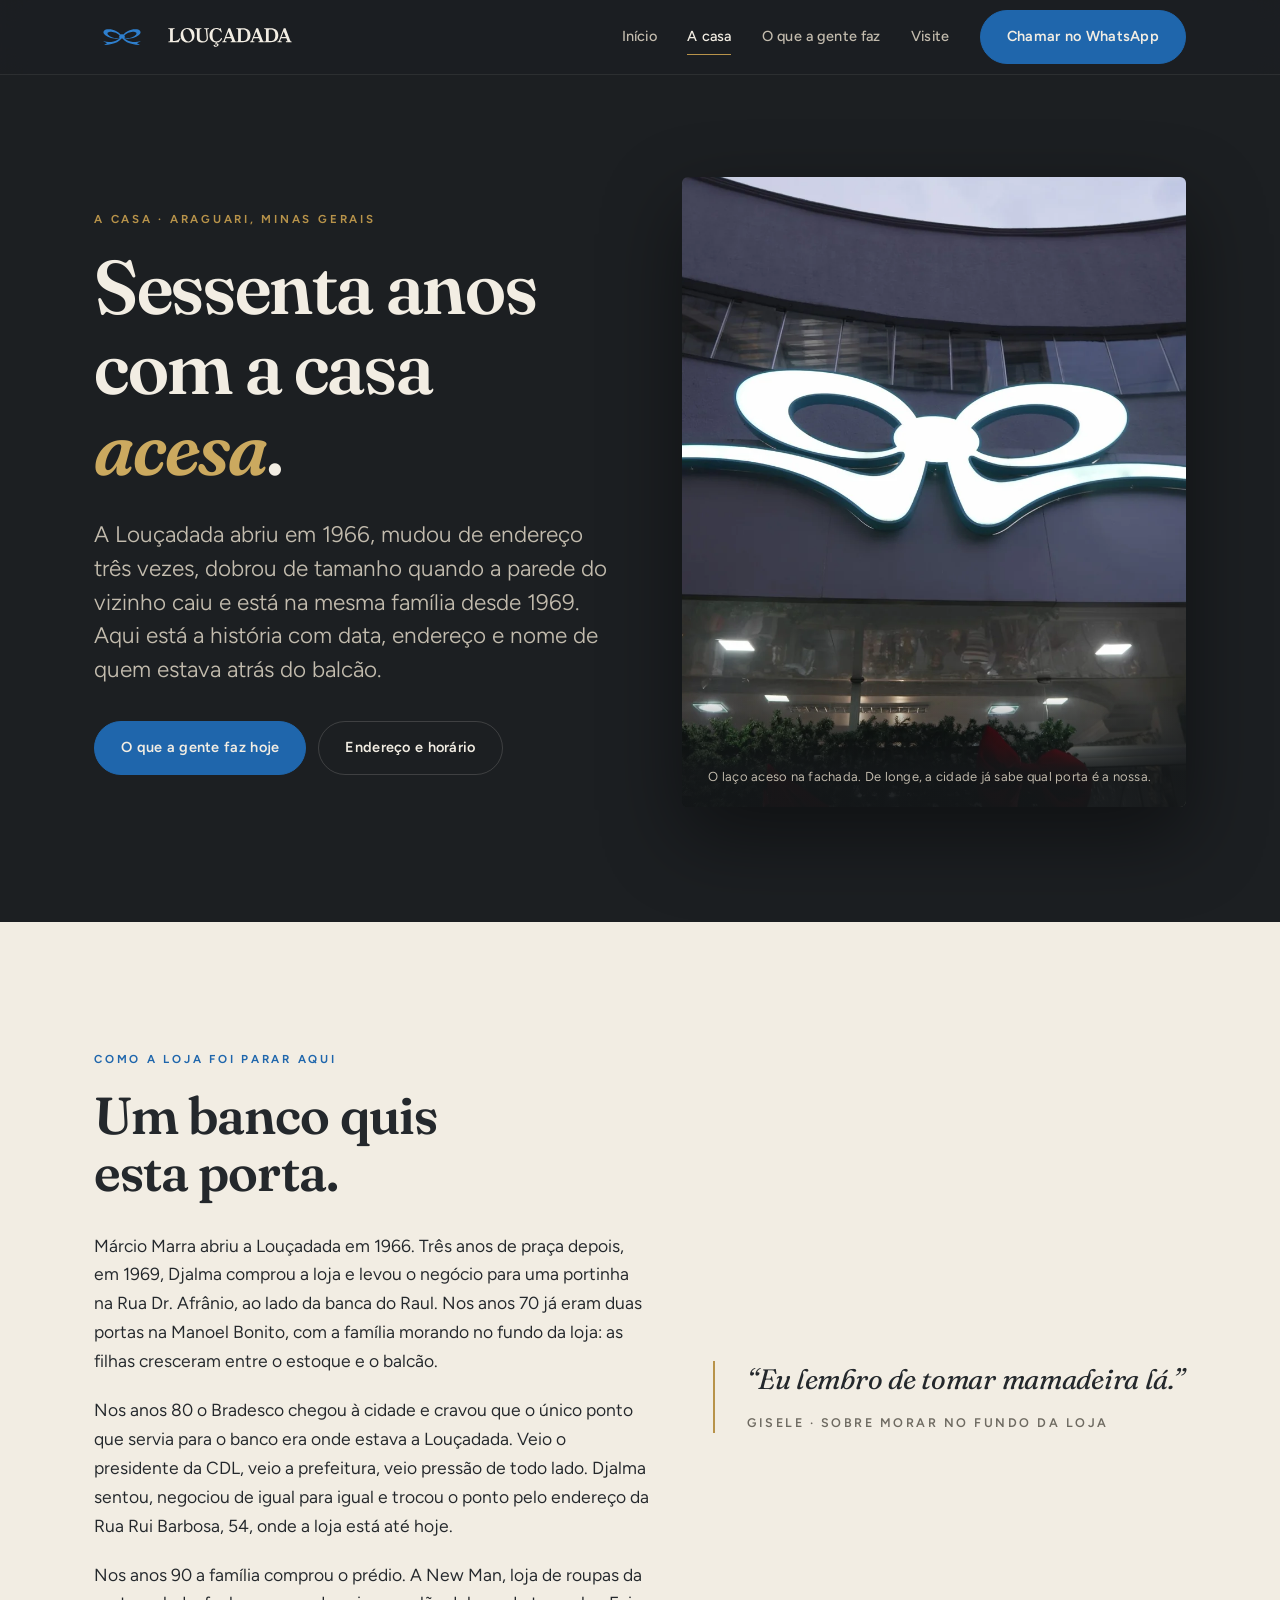
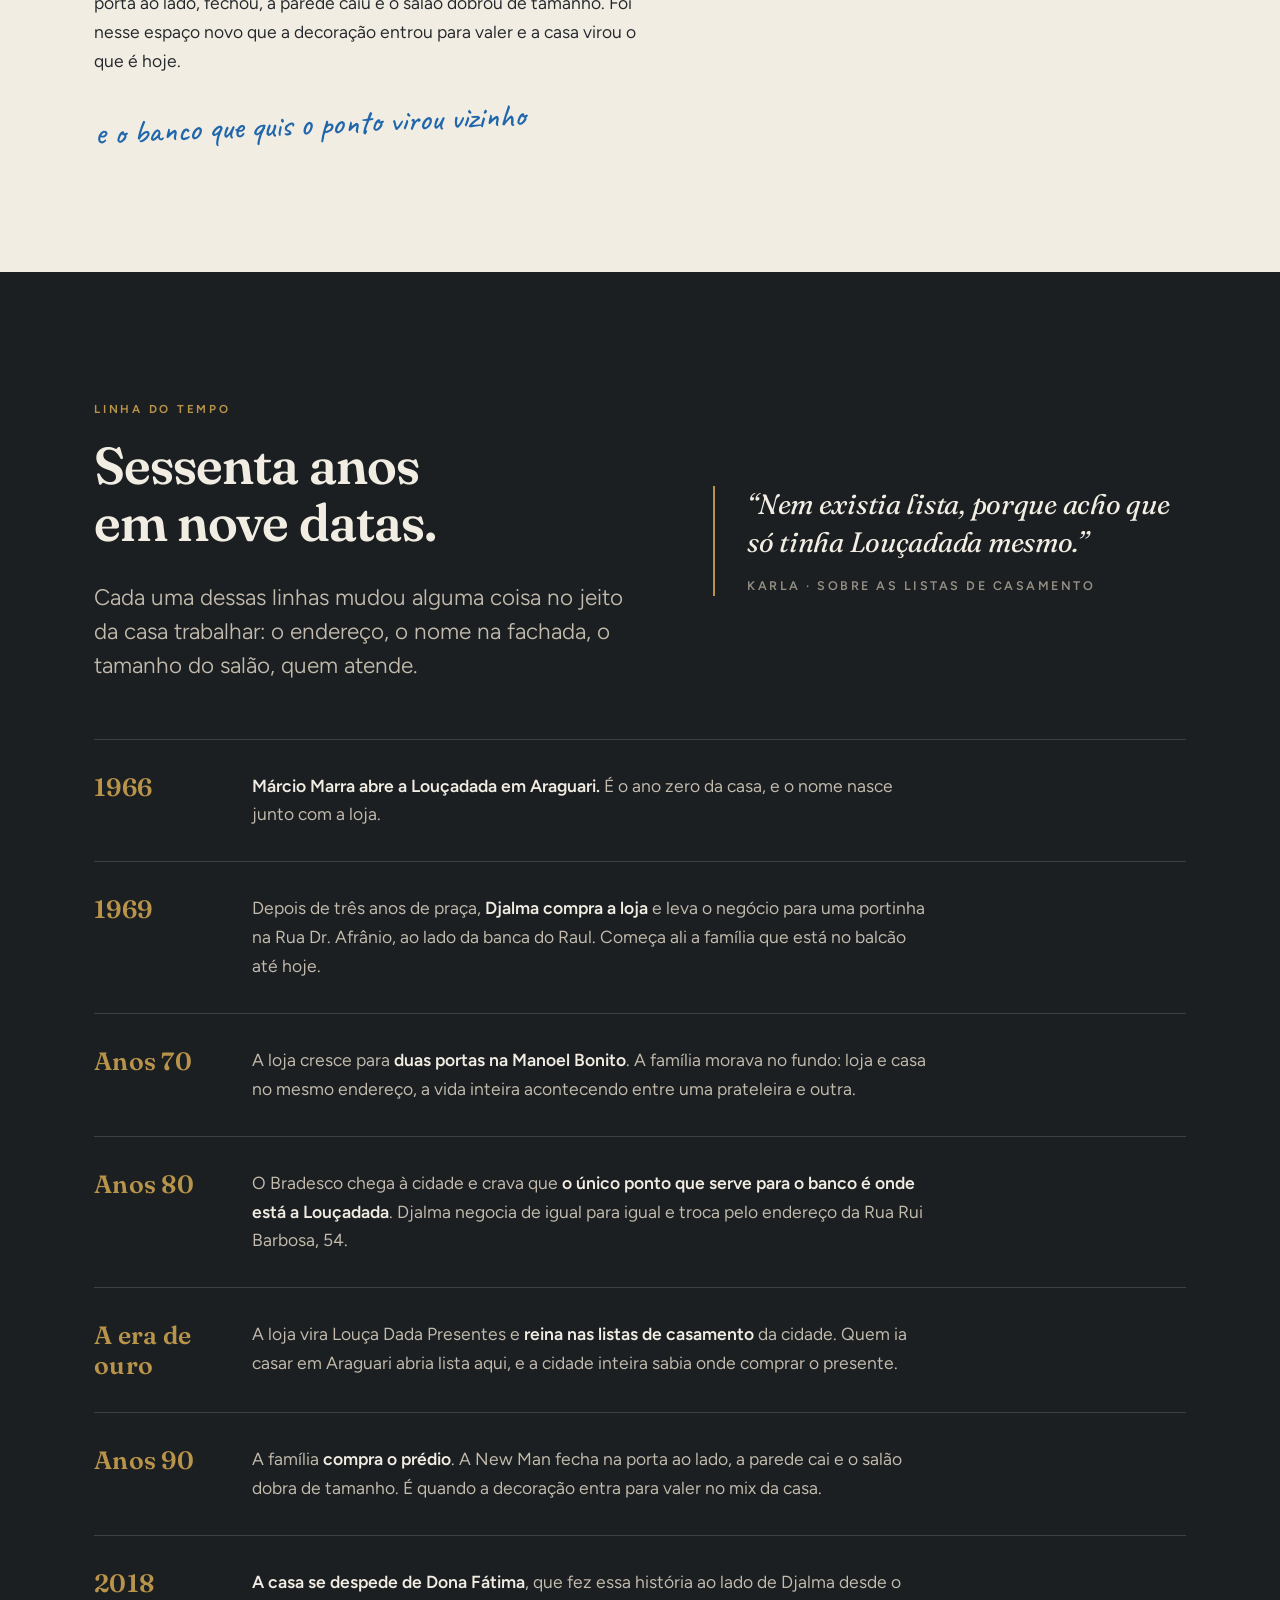
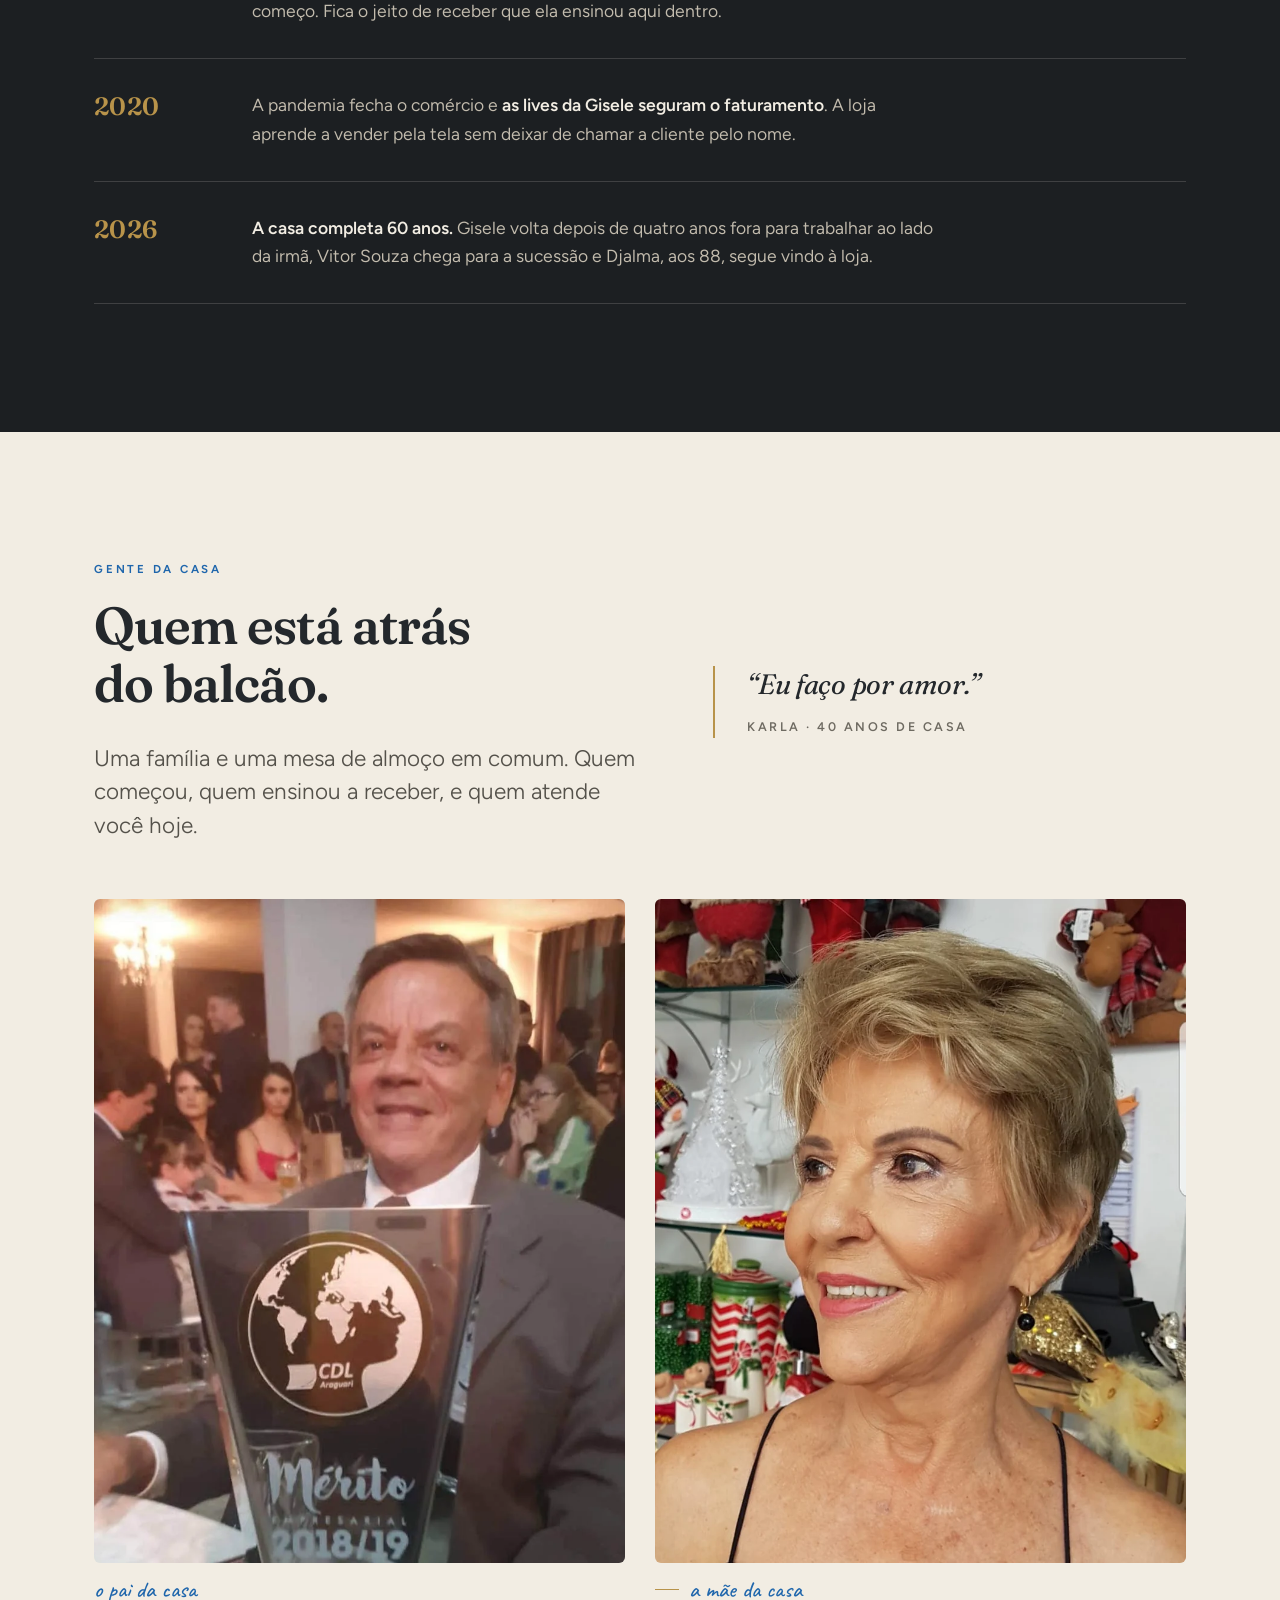
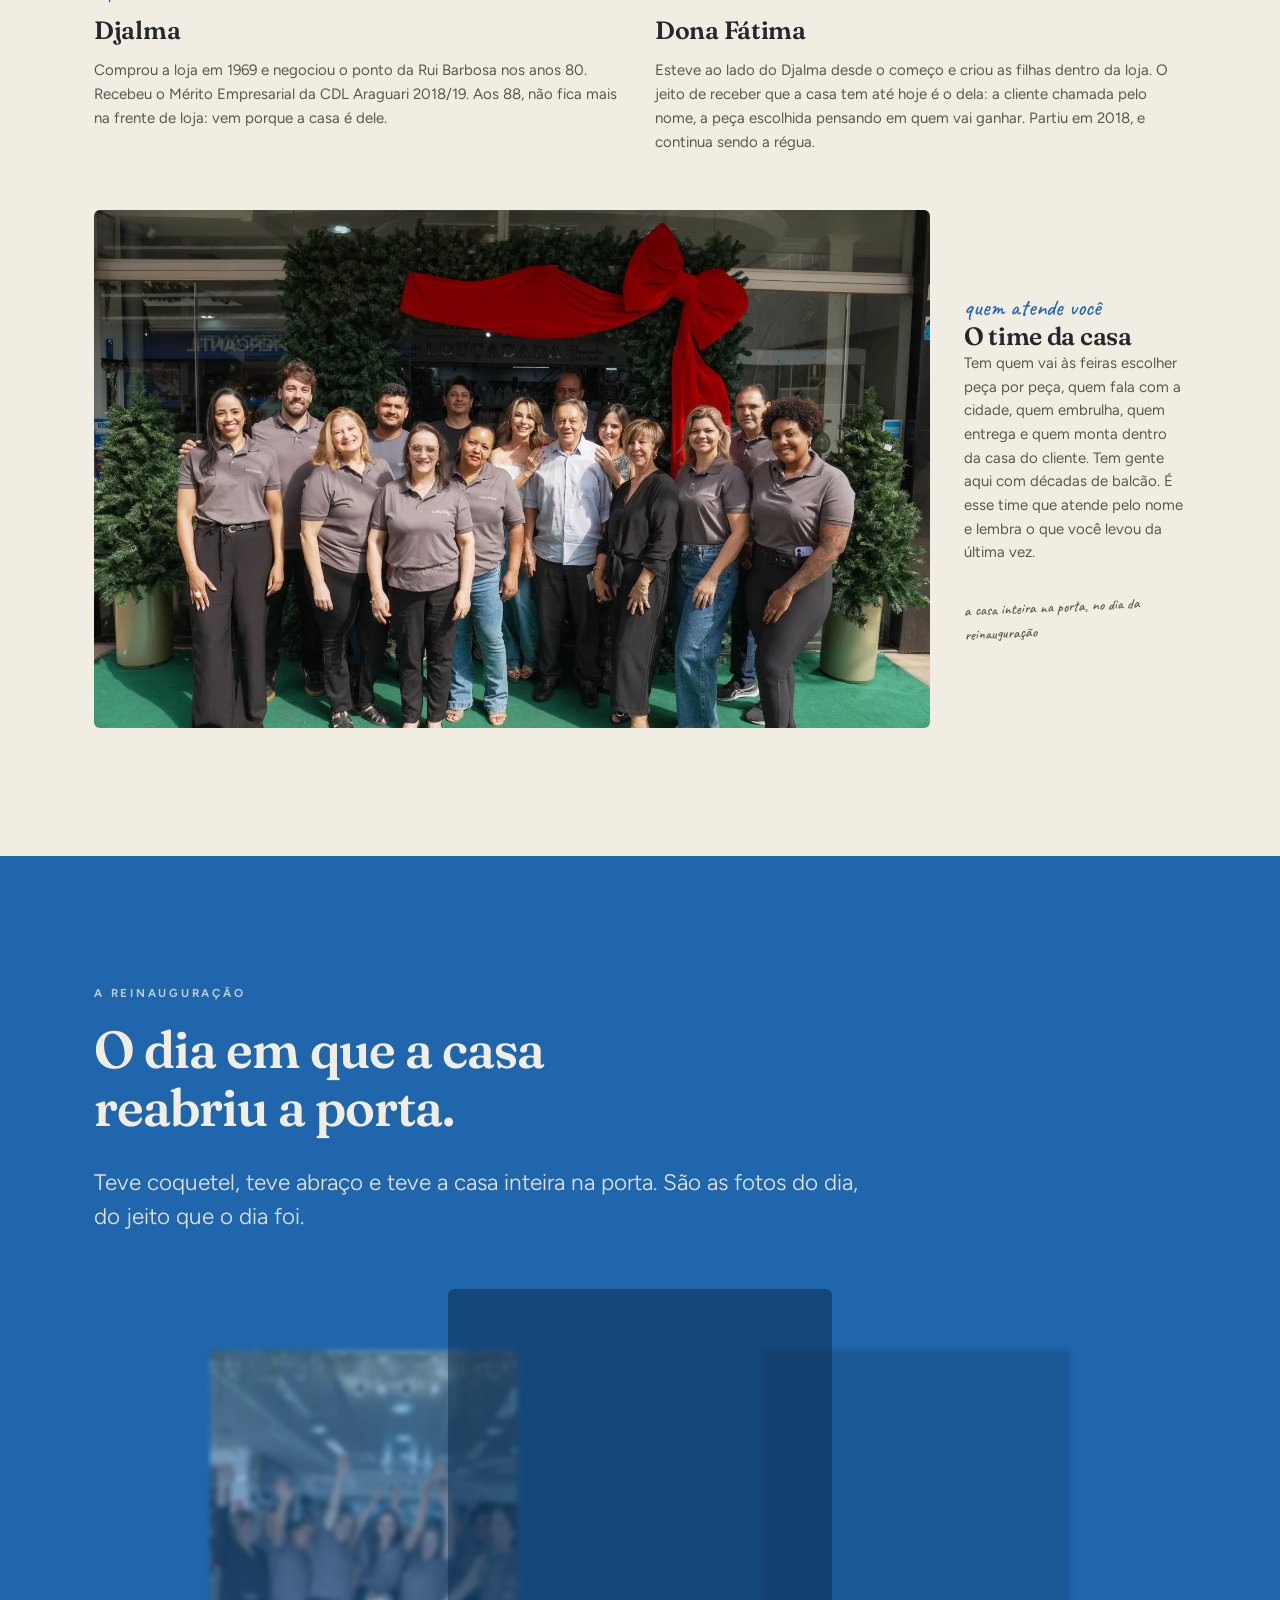
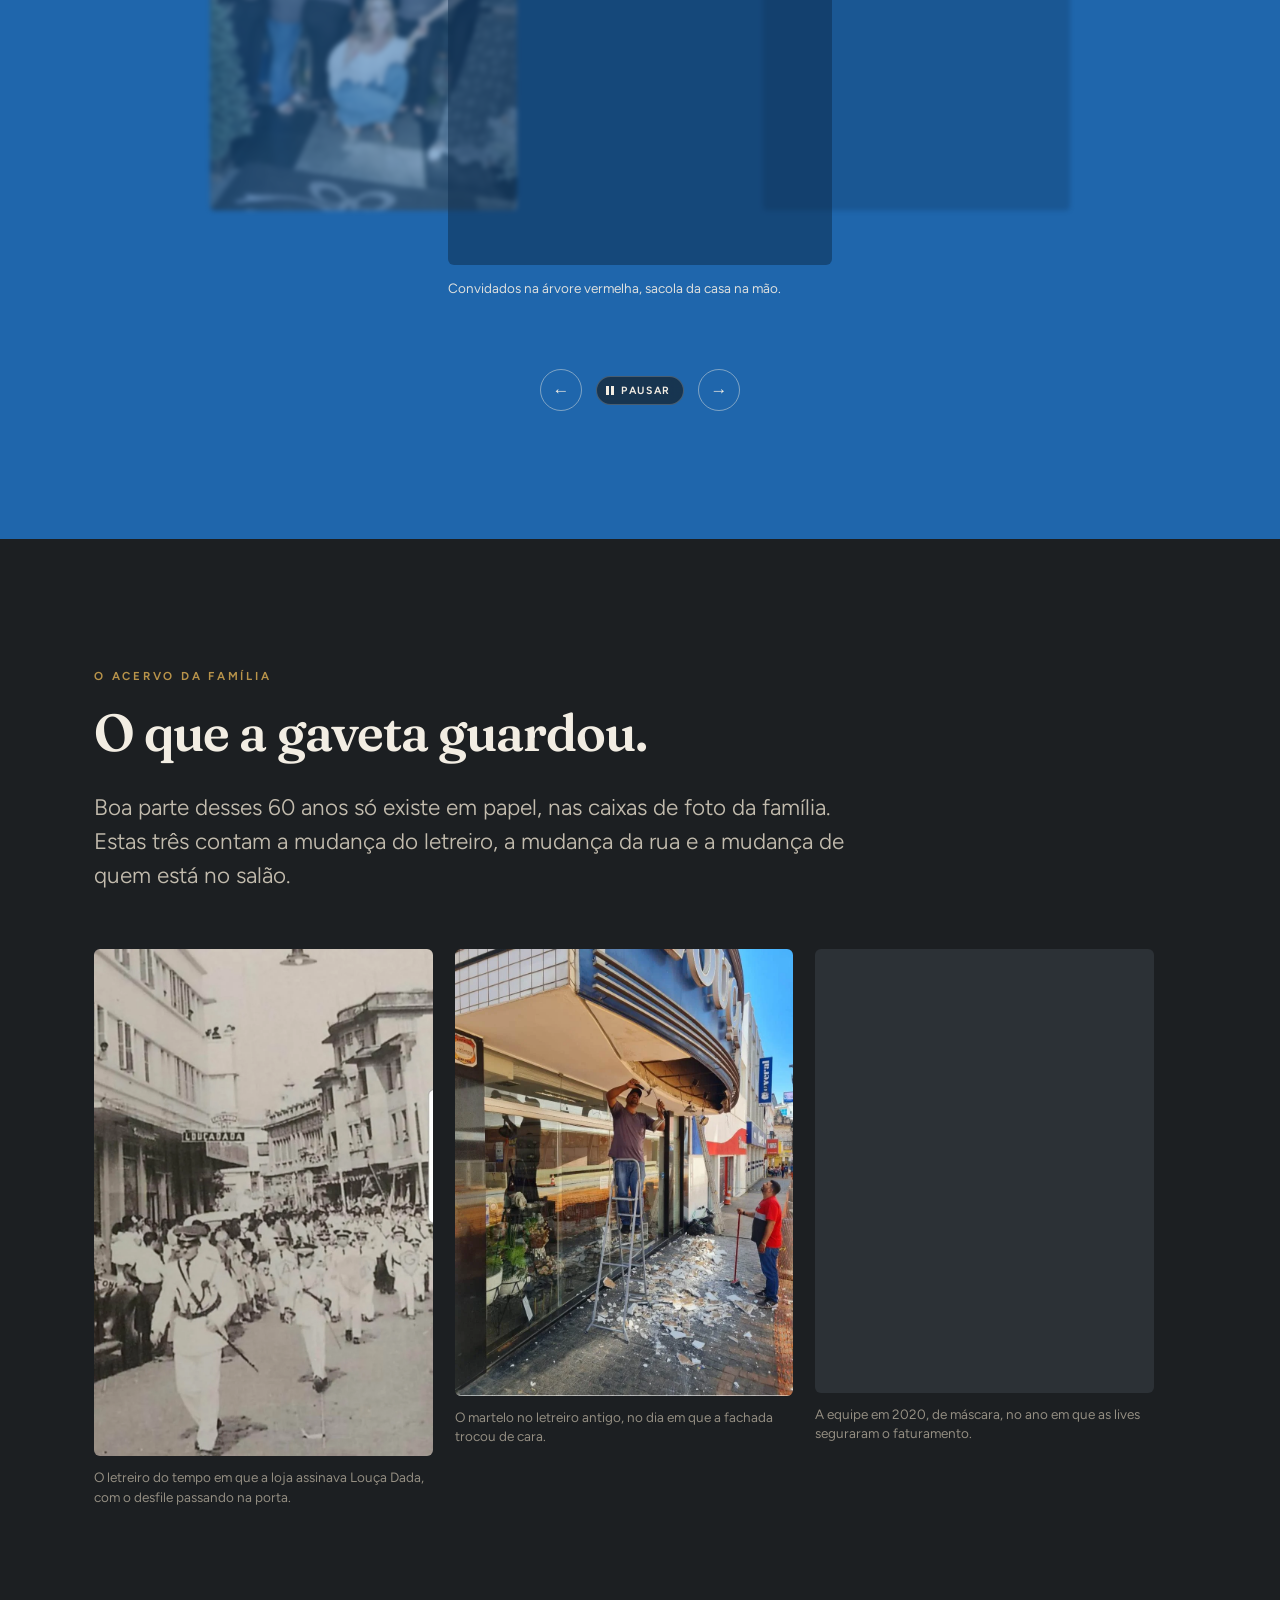
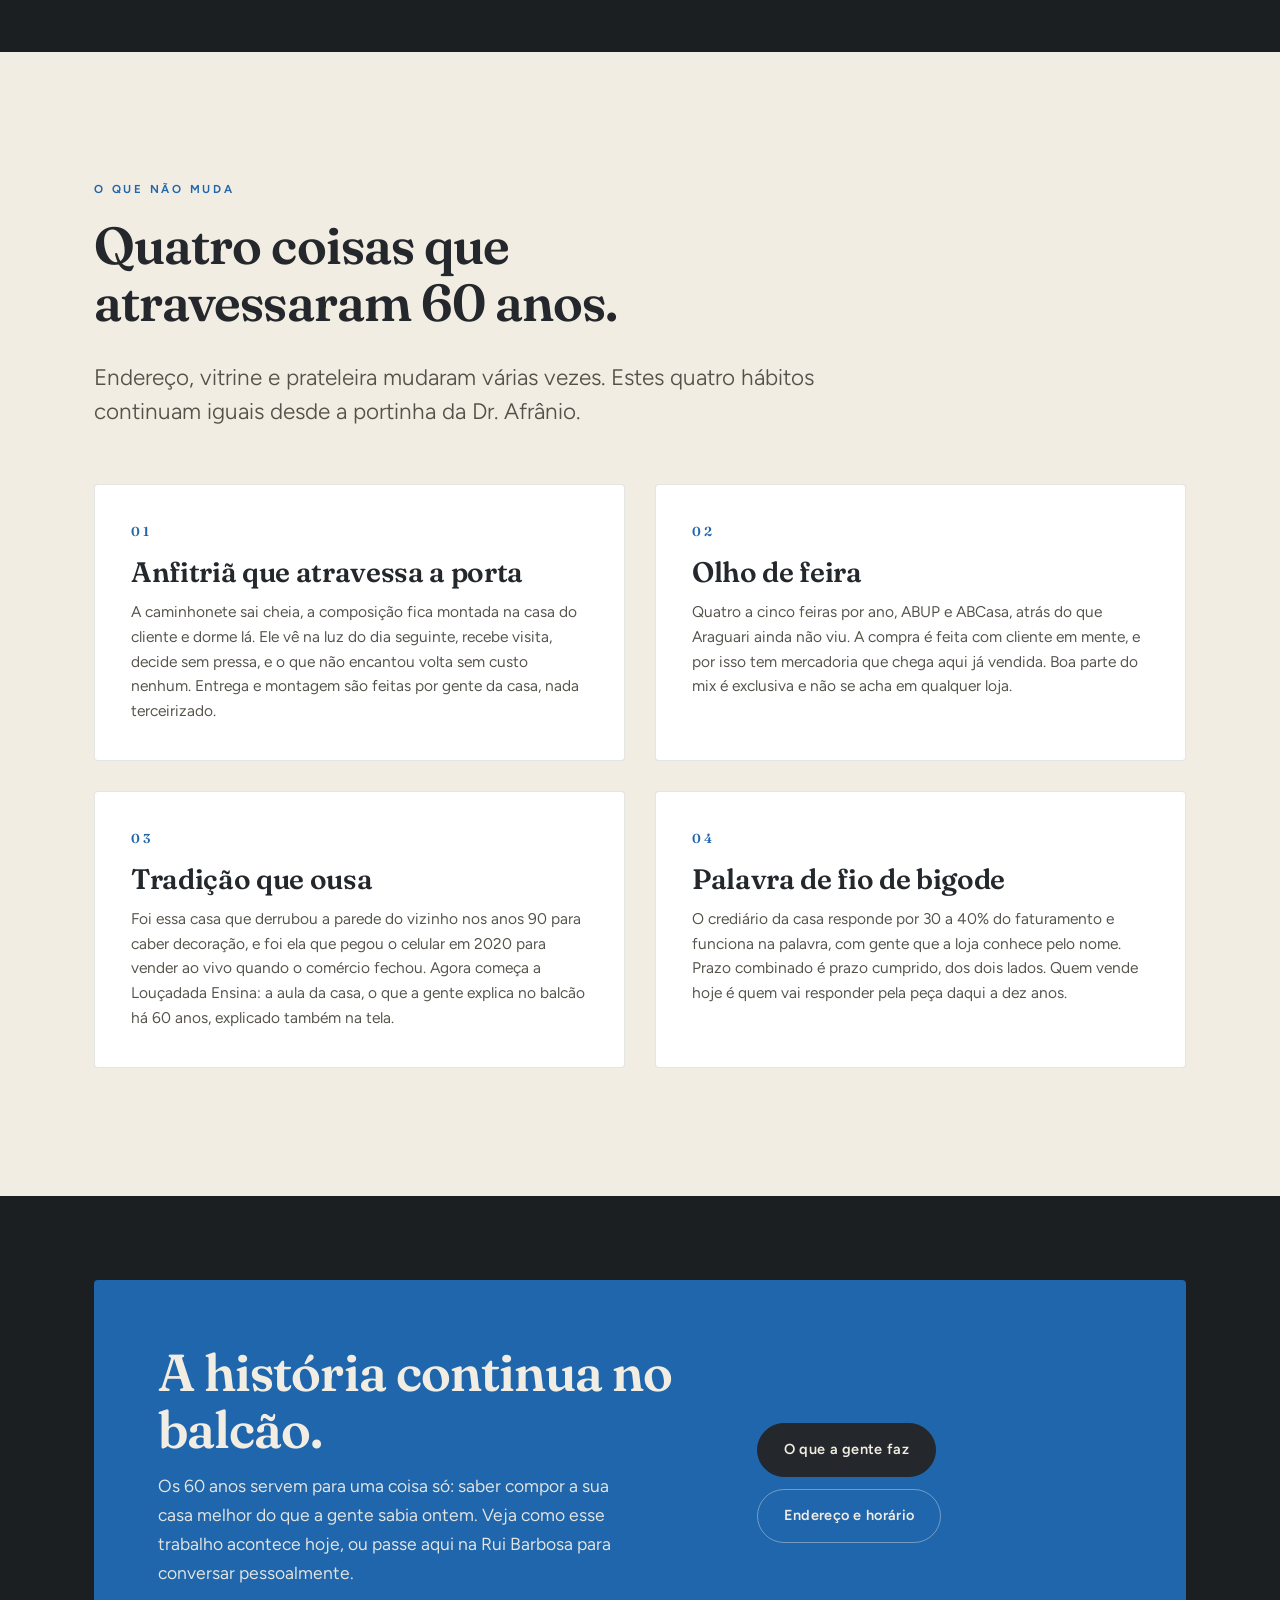
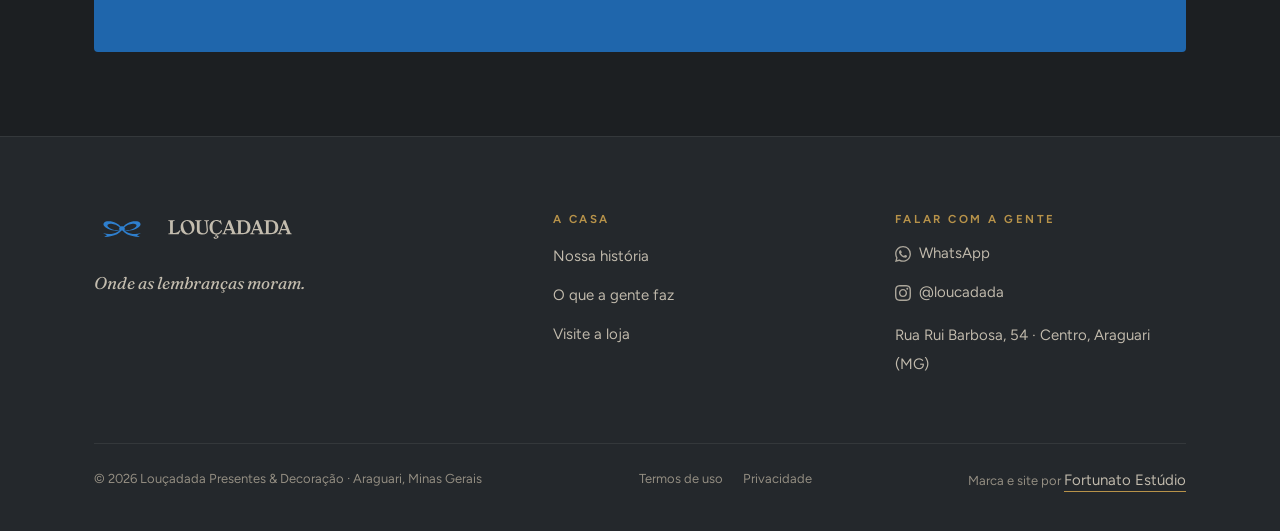
<file: a-casa/index.html>
<!DOCTYPE html>
<html lang="pt-BR">
<head>
<meta charset="utf-8" />
<meta name="robots" content="noindex, nofollow" />
<!-- Endereço provisório de teste. O noindex existe para o Google não
     indexar esta cópia e concorrer com o domínio final. Some quando
     o site for para o domínio de verdade. -->

<meta name="viewport" content="width=device-width, initial-scale=1, viewport-fit=cover" />
<title>A casa · Louçadada, 60 anos em Araguari</title>
<meta name="description" content="A história da Louçadada desde 1966: a compra por Djalma em 1969, o ponto que o Bradesco quis nos anos 80, a parede que caiu nos anos 90 e a família que segue atrás do balcão na Rua Rui Barbosa, 54." />
<link rel="canonical" href="https://loucadada.com/a-casa/" />
<meta name="theme-color" content="#1C1F22" />

<meta property="og:type" content="website" />
<meta property="og:locale" content="pt_BR" />
<meta property="og:site_name" content="Louçadada" />
<meta property="og:title" content="A casa · Louçadada, 60 anos em Araguari" />
<meta property="og:description" content="Sessenta anos em nove datas: 1966, a portinha da Dr. Afrânio, o ponto que o banco quis, a parede que caiu e a gente que atende pelo nome até hoje." />
<meta property="og:url" content="https://loucadada.com/a-casa/" />
<meta property="og:image" content="https://loucadada.com/og.jpg?v=2" />
<meta property="og:image:type" content="image/jpeg" />
<meta property="og:image:width" content="1200" />
<meta property="og:image:height" content="630" />
<meta property="og:image:alt" content="A vitrine da Louçadada acesa no fim da tarde, cheia de peças de Natal, ao lado do logotipo da loja" />
<meta name="twitter:card" content="summary_large_image" />
<meta name="twitter:image" content="https://loucadada.com/og.jpg?v=2" />

<!-- Google Tag Manager: o snippet de cabeçalho entra aqui, com o ID real da
     conta. O par noscript vai logo depois da abertura do corpo. Ver README. -->
<link rel="icon" href="../favicon.svg" type="image/svg+xml" />
<link rel="icon" href="../favicon-32.png" sizes="32x32" type="image/png" />
<link rel="apple-touch-icon" href="../apple-touch-icon.png" />

<link rel="preload" href="../assets/fontes/figtree-latin-300_700-normal.woff2" as="font" type="font/woff2" crossorigin />
<link rel="preload" href="../assets/fontes/fraunces-latin-400_700-normal.woff2" as="font" type="font/woff2" crossorigin />
<link rel="stylesheet" href="../assets/fontes/fontes.css?v=4" />
<link rel="stylesheet" href="../assets/css/site.css?v=11" />

<script type="application/ld+json">
{
  "@context":"https://schema.org",
  "@graph":[
    {
      "@type":"BreadcrumbList",
      "itemListElement":[
        {"@type":"ListItem","position":1,"name":"Início","item":"https://loucadada.com/"},
        {"@type":"ListItem","position":2,"name":"A casa","item":"https://loucadada.com/a-casa/"}
      ]
    },
    {
      "@type":"AboutPage",
      "name":"A casa · Louçadada",
      "url":"https://loucadada.com/a-casa/",
      "inLanguage":"pt-BR",
      "description":"Os 60 anos da Louçadada em Araguari (MG), da abertura em 1966 à terceira geração atrás do balcão.",
      "mainEntity":{
        "@type":"HomeGoodsStore",
  "@id":"https://loucadada.com/#loja",
        "name":"Louçadada",
        "alternateName":"Louçadada Presentes & Decoração",
        "url":"https://loucadada.com/",
        "foundingDate":"1966",
        "foundingLocation":{"@type":"Place","name":"Araguari, MG"},
        "founder":{"@type":"Person","name":"Márcio Marra"},
        "address":{
          "@type":"PostalAddress",
          "streetAddress":"Rua Rui Barbosa, 54, Centro",
          "postalCode":"38440-222",
          "addressLocality":"Araguari",
          "addressRegion":"MG",
          "addressCountry":"BR"
        },
        "telephone":"+55-34-3241-3531",
  "email":"loucadadapresentes@yahoo.com.br",
        "areaServed":["Araguari","Uberlândia","Triângulo Mineiro"],
        "employee":[
          {"@type":"Person","name":"Djalma","jobTitle":"Proprietário","award":"Mérito Empresarial da CDL Araguari 2018/19"},
          {"@type":"Person","name":"Karla","jobTitle":"Curadoria e compras"},
          {"@type":"Person","name":"Gisele","jobTitle":"Comunicação e atendimento"},
          {"@type":"Person","name":"Vitor Souza","jobTitle":"Sucessão"}
        ],
        "sameAs":["https://www.instagram.com/loucadada/"]
      }
    }
  ]
}
</script>
</head>
<body>

<svg class="so-leitor" aria-hidden="true" focusable="false" xmlns="http://www.w3.org/2000/svg">
  <symbol id="laco" viewBox="0 0 1080 582.32"><path d="M893.17,372.02c-58.14,15.87-131.89,16.3-190.38,2.32-31.32-7.49-60.39-19.02-87.2-36.39-13.07-8.47-24.76-17.18-35.02-29.49,36.34,15.32,74.96,17.38,113.34,12.21,41.78-5.63,81.86-16.86,119.99-34.56,30.7-14.25,67.03-36.78,79.9-67.64,9.59-23,1.94-46.54-18.32-60.27-14.14-9.58-29.8-14.99-47.24-17.63-58.6-8.9-118.88,4.42-171.42,31.53-35.02,17.92-65.8,40.87-92.23,69.97-1.22-.48-2.62-.94-4.13-1.36-13.35-3.76-27.55-3.76-40.9,0-1.51.42-2.91.88-4.13,1.36-26.43-29.1-57.21-52.05-92.23-69.97-52.54-27.11-112.83-40.43-171.42-31.53-17.44,2.65-33.1,8.05-47.24,17.63-20.26,13.74-27.92,37.27-18.32,60.27,12.87,30.86,49.2,53.39,79.9,67.64,38.13,17.7,78.21,28.93,119.99,34.56,38.38,5.17,77,3.11,113.34-12.21-10.27,12.3-21.95,21.02-35.02,29.49-26.81,17.37-55.88,28.9-87.2,36.39-58.48,13.98-132.24,13.54-190.38-2.32-2.05-.56-4.09.68-4.46,2.36-.25,1.14.21,3.12,2.08,4.06,21.92,10.98,43.88,20.18,67.38,29.32l-25.42,16.32-24.28,14.12c-1.46.85-1.68,3.1-1.05,4.38.51,1.03,1.64,2.01,3.82,1.91,45.13-2.08,89.01-7.76,133.08-18.09,71.55-16.77,147.76-51.64,193.98-109.85,1.07-.1,2.6-.1,4.03-.07,2.67.05,5.34.05,8.01,0,1.43-.03,2.96-.02,4.03.07,46.22,58.21,122.43,93.08,193.98,109.85,44.07,10.33,87.94,16.01,133.08,18.09,2.17.1,3.31-.89,3.82-1.91.63-1.28.41-3.53-1.05-4.38l-24.28-14.12-25.42-16.32c23.5-9.14,45.46-18.34,67.38-29.32,1.87-.94,2.33-2.92,2.08-4.06-.37-1.68-2.41-2.92-4.46-2.36ZM744.29,187.37c21.28-1.94,52.23.68,67.33,13.47,15.63,13.24,6.81,34.24-7.06,49.13-46.36,49.81-154.86,76.95-219.06,50.19,12.61-14.25,12.23-32.12-.57-45.95,45.09-38.13,100.87-61.52,159.36-66.84ZM494.5,300.16c-64.21,26.76-172.71-.38-219.06-50.19-13.86-14.9-22.69-35.89-7.06-49.13,15.1-12.79,46.05-15.41,67.33-13.47,58.49,5.32,114.27,28.72,159.36,66.84-12.8,13.83-13.18,31.7-.57,45.95Z"/></symbol>
  <symbol id="whatsapp" viewBox="0 0 24 24"><path d="M17.472 14.382c-.297-.149-1.758-.867-2.03-.967-.273-.099-.471-.148-.67.15-.197.297-.767.966-.94 1.164-.173.199-.347.223-.644.075-.297-.15-1.255-.463-2.39-1.475-.883-.788-1.48-1.761-1.653-2.059-.173-.297-.018-.458.13-.606.134-.133.298-.347.446-.52.149-.174.198-.298.298-.497.099-.198.05-.371-.025-.52-.075-.149-.669-1.612-.916-2.207-.242-.579-.487-.5-.669-.51-.173-.008-.371-.01-.57-.01-.198 0-.52.074-.792.372-.272.297-1.04 1.016-1.04 2.479 0 1.462 1.065 2.875 1.213 3.074.149.198 2.096 3.2 5.077 4.487.709.306 1.262.489 1.694.625.712.227 1.36.195 1.871.118.571-.085 1.758-.719 2.006-1.413.248-.694.248-1.289.173-1.413-.074-.124-.272-.198-.57-.347m-5.421 7.403h-.004a9.87 9.87 0 01-5.031-1.378l-.361-.214-3.741.982.998-3.648-.235-.374a9.86 9.86 0 01-1.51-5.26c.001-5.45 4.436-9.884 9.888-9.884 2.64 0 5.122 1.03 6.988 2.898a9.825 9.825 0 012.893 6.994c-.003 5.45-4.437 9.884-9.885 9.884m8.413-18.297A11.815 11.815 0 0012.05 0C5.495 0 .16 5.335.157 11.892c0 2.096.547 4.142 1.588 5.945L.057 24l6.305-1.654a11.882 11.882 0 005.683 1.448h.005c6.554 0 11.89-5.335 11.893-11.893a11.821 11.821 0 00-3.48-8.413z"/></symbol>
  <symbol id="instagram" viewBox="0 0 24 24"><path d="M12 0C8.74 0 8.333.015 7.053.072 5.775.132 4.905.333 4.14.63c-.789.306-1.459.717-2.126 1.384S.935 3.35.63 4.14C.333 4.905.131 5.775.072 7.053.012 8.333 0 8.74 0 12s.015 3.667.072 4.947c.06 1.277.261 2.148.558 2.913.306.788.717 1.459 1.384 2.126.667.666 1.336 1.079 2.126 1.384.766.296 1.636.499 2.913.558C8.333 23.988 8.74 24 12 24s3.667-.015 4.947-.072c1.277-.06 2.148-.262 2.913-.558.788-.306 1.459-.718 2.126-1.384.666-.667 1.079-1.335 1.384-2.126.296-.765.499-1.636.558-2.913.06-1.28.072-1.687.072-4.947s-.015-3.667-.072-4.947c-.06-1.277-.262-2.149-.558-2.913-.306-.789-.718-1.459-1.384-2.126C21.319 1.347 20.651.935 19.86.63c-.765-.297-1.636-.499-2.913-.558C15.667.012 15.26 0 12 0zm0 2.16c3.203 0 3.585.016 4.85.071 1.17.055 1.805.249 2.227.415.562.217.96.477 1.382.896.419.42.679.819.896 1.381.164.422.36 1.057.413 2.227.057 1.266.07 1.646.07 4.85s-.015 3.585-.074 4.85c-.061 1.17-.256 1.805-.421 2.227-.224.562-.479.96-.899 1.382-.419.419-.824.679-1.38.896-.42.164-1.065.36-2.235.413-1.274.057-1.649.07-4.859.07-3.211 0-3.586-.015-4.859-.074-1.171-.061-1.816-.256-2.236-.421-.569-.224-.96-.479-1.379-.899-.421-.419-.69-.824-.9-1.38-.165-.42-.359-1.065-.42-2.235-.045-1.26-.061-1.649-.061-4.844 0-3.196.016-3.586.061-4.861.061-1.17.255-1.814.42-2.234.21-.57.479-.96.9-1.381.419-.419.81-.689 1.379-.898.42-.166 1.051-.361 2.221-.421 1.275-.045 1.65-.06 4.859-.06l.045.03zm0 3.678c-3.405 0-6.162 2.76-6.162 6.162 0 3.405 2.76 6.162 6.162 6.162 3.405 0 6.162-2.76 6.162-6.162 0-3.405-2.76-6.162-6.162-6.162zM12 16c-2.21 0-4-1.79-4-4s1.79-4 4-4 4 1.79 4 4-1.79 4-4 4zm7.846-10.405c0 .795-.646 1.44-1.44 1.44-.795 0-1.44-.646-1.44-1.44 0-.794.646-1.439 1.44-1.439.793-.001 1.44.645 1.44 1.439z"/></symbol>
  <symbol id="logotipo" viewBox="0 0 1080 267"><path d="M85.02,164.55c18.96,0,33.66-10.62,45.1-25l4.58,2.78-15.85,31.54H35.34v-5.56c11.77-.82,14.38-1.8,14.38-12.75v-77.78c0-10.95-2.61-12.09-14.38-12.91v-5.39h51.31v5.39c-11.77.82-14.38,1.96-14.38,12.91v81.87c0,3.1,1.96,4.9,4.9,4.9h7.84Z"/><path d="M249.73,116.67c0,35.3-21.57,59.64-56.87,59.64s-56.87-24.35-56.87-59.64,21.41-59.64,56.87-59.64,56.87,24.35,56.87,59.64ZM223.84,107.32c-8.55-28.31-22.35-46.34-45.66-39.3-23.46,7.08-24.84,29.69-16.29,58,8.5,28.16,22.19,46.38,45.66,39.3,23.31-7.04,24.79-29.84,16.29-58Z"/><path d="M291.56,139.87c0,18.96,13.24,26.8,29.25,26.8s28.43-9.31,28.43-28.11l-6.03-60.79c0-10.95-2.61-12.09-14.38-12.91v-5.39h39.22v5.39c-11.77.82-14.38,1.96-14.38,12.91l6.03,60.95c0,22.71-15.36,37.58-43.14,37.58-29.9,0-47.55-12.75-47.55-37.75v-60.79c0-10.95-2.61-12.09-14.38-12.91v-5.39h51.31v5.39c-11.93.82-14.38,1.96-14.38,12.91v62.09Z"/><path d="M475.93,143.14c-6.86,19.12-20.59,31.54-43.14,33.01l-3.6,8.01c1.31-.49,2.45-.65,4.41-.65,7.35,0,12.58,3.76,12.58,10.46,0,8.01-8.5,16.01-22.22,16.01-10.78,0-18.3-4.9-18.3-10.46,0-2.78,2.29-5.39,5.23-5.39,3.92,0,5.07,2.12,6.37,4.58,1.14,2.45,2.61,5.23,7.84,5.23,5.72,0,9.15-3.1,9.15-7.68,0-3.1-2.61-5.23-6.05-5.23-2.45,0-4.25.65-5.88,2.12l-4.57-2.12,6.37-14.87c-30.88-1.8-51.8-25.65-51.8-59.48s22.71-59.64,55.72-59.64c12.42,0,21.08,3.1,27.62,7.68l2.29-5.23h6.37l8.99,32.35-5.23,1.63c-8.66-16.67-21.9-27.62-38.07-27.62-24.02,0-33.17,21.24-33.17,50.82s9.15,50.82,33.17,50.82c17.98,0,32.19-11.76,36.93-27.45l8.99,3.1Z"/><path d="M579.34,157.03c2.94,7.68,6.05,10.46,12.91,11.28v5.56h-47.22v-5.56c10.95-.82,13.56-2.78,10.79-9.97l-6.86-17.81h-42.65l-6.86,17.81c-2.61,6.7,1.31,9.15,12.42,9.97v5.56h-35.79v-5.56c7.35-.82,10.95-3.6,13.73-10.79l37.42-98.04h14.71l37.42,97.55ZM509.73,131.21h35.62l-17.97-46.24-17.65,46.24Z"/><path d="M592.17,173.86v-5.56c11.77-.82,14.38-1.8,14.38-12.75v-77.78c0-10.95-2.61-12.09-14.38-12.91v-5.39h53.11c39.38,0,62.26,19.94,62.26,57.19s-23.2,57.19-62.42,57.19h-52.94ZM634,68.63c-2.94,0-4.9,1.96-4.9,4.9v86.11c0,3.1,1.96,4.9,4.9,4.9h11.11c22.22,0,37.91-10.95,37.91-47.88s-15.36-48.04-37.75-48.04h-11.28Z"/><path d="M807.13,157.03c2.94,7.68,6.05,10.46,12.91,11.28v5.56h-47.23v-5.56c10.95-.82,13.56-2.78,10.79-9.97l-6.86-17.81h-42.65l-6.86,17.81c-2.61,6.7,1.31,9.15,12.42,9.97v5.56h-35.79v-5.56c7.35-.82,10.95-3.6,13.72-10.79l37.42-98.04h14.71l37.42,97.55ZM737.52,131.21h35.62l-17.97-46.24-17.65,46.24Z"/><path d="M819.95,173.86v-5.56c11.77-.82,14.38-1.8,14.38-12.75v-77.78c0-10.95-2.61-12.09-14.38-12.91v-5.39h53.11c39.38,0,62.26,19.94,62.26,57.19s-23.2,57.19-62.42,57.19h-52.94ZM861.79,68.63c-2.94,0-4.9,1.96-4.9,4.9v86.11c0,3.1,1.96,4.9,4.9,4.9h11.11c22.22,0,37.91-10.95,37.91-47.88s-15.36-48.04-37.75-48.04h-11.27Z"/><path d="M1031.75,157.03c2.94,7.68,6.05,10.46,12.91,11.28v5.56h-47.22v-5.56c10.95-.82,13.56-2.78,10.78-9.97l-6.86-17.81h-42.65l-6.86,17.81c-2.61,6.7,1.31,9.15,12.42,9.97v5.56h-35.79v-5.56c7.35-.82,10.95-3.6,13.73-10.79l37.42-98.04h14.71l37.42,97.55ZM962.14,131.21h35.62l-17.97-46.24-17.65,46.24Z"/></symbol>
</svg>

<a class="pular" href="#conteudo">Pular para o conteúdo</a>

<header class="topo">
  <div class="envelope topo__linha">
    <a class="marca" href="../index.html" aria-label="Louçadada, página inicial">
      <svg class="marca__laco" viewBox="0 0 1080 582.32" fill="currentColor" aria-hidden="true"><use href="#laco"></use></svg>
      <svg class="marca__nome" viewBox="0 0 1080 267" fill="currentColor" role="img" aria-label="Louçadada"><use href="#logotipo"></use></svg>
    </a>

    <button class="abrir-menu" aria-expanded="false" aria-controls="menu">Menu</button>

    <nav class="menu" id="menu" data-aberto="false" aria-label="Principal">
      <button class="fechar-menu" type="button">Fechar</button>
      <a href="../index.html">Início</a>
      <a href="../a-casa/index.html" aria-current="page">A casa</a>
      <a href="../em-casa/index.html">O que a gente faz</a>
      <a href="../visite/index.html">Visite</a>
      <a class="botao botao--azul" href="https://wa.me/5534998703531?text=Ol%C3%A1%2C%20vim%20pelo%20site%20e%20gostaria%20de%20falar%20com%20uma%20atendente." rel="noopener">Chamar no WhatsApp</a>
    </nav>
  </div>
</header>

<main id="conteudo">

  <!-- ABERTURA ---------------------------------------------------------- -->
  <section class="abertura">
    <div class="envelope abertura__grade">
      <div class="surge">
        <span class="sobrelinha">A casa · Araguari, Minas Gerais</span>
        <h1>Sessenta anos<br />com a casa <em>acesa</em>.</h1>
        <p class="linha-fina mt-p">
          A Louçadada abriu em 1966, mudou de endereço três vezes, dobrou de tamanho quando a parede do vizinho caiu e está na mesma família desde 1969. Aqui está a
          história com data, endereço e nome de quem estava atrás do balcão.
        </p>
        <div class="abertura__acoes">
          <a class="botao botao--azul" href="../em-casa/index.html">O que a gente faz hoje</a>
          <a class="botao botao--linha" href="../visite/index.html">Endereço e horário</a>
        </div>
      </div>

      <figure class="abertura__foto surge">
        <img src="../assets/img/laco-aceso.webp"
             alt="O laço da Louçadada, em escala monumental e iluminado por dentro, sobre a fachada da loja, visto de baixo"
             width="900" height="1350" fetchpriority="high" decoding="async" />
        <figcaption class="abertura__legenda">
          O laço aceso na fachada. De longe, a cidade já sabe qual porta é a nossa.
        </figcaption>
      </figure>
    </div>
  </section>

  <!-- O PONTO ----------------------------------------------------------- -->
  <section class="secao claro">
    <div class="envelope duas duas--texto-maior">
      <div class="surge">
        <span class="sobrelinha">Como a loja foi parar aqui</span>
        <h2>Um banco quis<br />esta porta.</h2>
        <div class="texto mt-p">
          <p>
            Márcio Marra abriu a Louçadada em 1966. Três anos de praça depois, em
            1969, Djalma comprou a loja e levou o negócio para uma portinha na Rua
            Dr. Afrânio, ao lado da banca do Raul. Nos anos 70 já eram duas portas
            na Manoel Bonito, com a família morando no fundo da loja: as filhas
            cresceram entre o estoque e o balcão.
          </p>
          <p>
            Nos anos 80 o Bradesco chegou à cidade e cravou que o único ponto que
            servia para o banco era onde estava a Louçadada. Veio o presidente da
            CDL, veio a prefeitura, veio pressão de todo lado. Djalma sentou,
            negociou de igual para igual e trocou o ponto pelo endereço da Rua Rui
            Barbosa, 54, onde a loja está até hoje.
          </p>
          <p>
            Nos anos 90 a família comprou o prédio. A New Man, loja de roupas da
            porta ao lado, fechou, a parede caiu e o salão dobrou de tamanho. Foi
            nesse espaço novo que a decoração entrou para valer e a casa virou o
            que é hoje.
          </p>
        </div>
        <p class="nota mt-p">e o banco que quis o ponto virou vizinho</p>
      </div>

      <blockquote class="citacao surge">
        <p>“Eu lembro de tomar mamadeira lá.”</p>
        <footer>Gisele · sobre morar no fundo da loja</footer>
      </blockquote>
    </div>
  </section>

  <!-- LINHA DO TEMPO ---------------------------------------------------- -->
  <section class="secao">
    <div class="envelope">
      <div class="duas duas--texto-maior">
        <div class="surge">
          <span class="sobrelinha">Linha do tempo</span>
          <h2>Sessenta anos<br />em nove datas.</h2>
          <p class="linha-fina mt-p">
            Cada uma dessas linhas mudou alguma coisa no jeito da casa trabalhar:
            o endereço, o nome na fachada, o tamanho do salão, quem atende.
          </p>
        </div>

        <blockquote class="citacao surge">
          <p>“Nem existia lista, porque acho que só tinha Louçadada mesmo.”</p>
          <footer>Karla · sobre as listas de casamento</footer>
        </blockquote>
      </div>

      <div class="tempo mt-m surge">
        <div class="marco">
          <span class="marco__ano">1966</span>
          <p>
            <strong>Márcio Marra abre a Louçadada em Araguari.</strong> É o ano
            zero da casa, e o nome nasce junto com a loja.
          </p>
        </div>
        <div class="marco">
          <span class="marco__ano">1969</span>
          <p>
            Depois de três anos de praça, <strong>Djalma compra a loja</strong> e
            leva o negócio para uma portinha na Rua Dr. Afrânio, ao lado da banca
            do Raul. Começa ali a família que está no balcão até hoje.
          </p>
        </div>
        <div class="marco">
          <span class="marco__ano">Anos 70</span>
          <p>
            A loja cresce para <strong>duas portas na Manoel Bonito</strong>. A
            família morava no fundo: loja e casa no mesmo endereço, a vida inteira
            acontecendo entre uma prateleira e outra.
          </p>
        </div>
        <div class="marco">
          <span class="marco__ano">Anos 80</span>
          <p>
            O Bradesco chega à cidade e crava que <strong>o único ponto que serve
            para o banco é onde está a Louçadada</strong>. Djalma negocia de igual
            para igual e troca pelo endereço da Rua Rui Barbosa, 54.
          </p>
        </div>
        <div class="marco">
          <span class="marco__ano">A era de ouro</span>
          <p>
            A loja vira Louça Dada Presentes e <strong>reina nas listas de
            casamento</strong> da cidade. Quem ia casar em Araguari abria lista
            aqui, e a cidade inteira sabia onde comprar o presente.
          </p>
        </div>
        <div class="marco">
          <span class="marco__ano">Anos 90</span>
          <p>
            A família <strong>compra o prédio</strong>. A New Man fecha na porta ao
            lado, a parede cai e o salão dobra de tamanho. É quando a decoração
            entra para valer no mix da casa.
          </p>
        </div>
        <div class="marco">
          <span class="marco__ano">2018</span>
          <p>
            <strong>A casa se despede de Dona Fátima</strong>, que fez essa
            história ao lado de Djalma desde o começo. Fica o jeito de receber que
            ela ensinou aqui dentro.
          </p>
        </div>
        <div class="marco">
          <span class="marco__ano">2020</span>
          <p>
            A pandemia fecha o comércio e <strong>as lives da Gisele seguram o
            faturamento</strong>. A loja aprende a vender pela tela sem deixar de
            chamar a cliente pelo nome.
          </p>
        </div>
        <div class="marco">
          <span class="marco__ano">2026</span>
          <p>
            <strong>A casa completa 60 anos.</strong> Gisele volta depois de quatro
            anos fora para trabalhar ao lado da irmã, Vitor Souza chega para a
            sucessão e Djalma, aos 88, segue vindo à loja.
          </p>
        </div>
      </div>
    </div>
  </section>

  <!-- GENTE DA CASA ------------------------------------------------------ -->
  <section class="secao claro">
    <div class="envelope">
      <div class="duas duas--texto-maior">
        <div class="surge">
          <span class="sobrelinha">Gente da casa</span>
          <h2>Quem está atrás<br />do balcão.</h2>
          <p class="linha-fina mt-p">
            Uma família e uma mesa de almoço em comum. Quem começou, quem ensinou a
            receber, e quem atende você hoje.
          </p>
        </div>

        <blockquote class="citacao surge">
          <p>“Eu faço por amor.”</p>
          <footer>Karla · 40 anos de casa</footer>
        </blockquote>
      </div>

      <div class="grade grade--2 mt-m">
        <div class="gente surge">
          <img src="../assets/img/djalma-merito.webp"
               alt="Djalma com a placa do Mérito Empresarial da CDL Araguari nas mãos, na noite da entrega"
               width="900" height="1093" loading="lazy" decoding="async" />
          <p class="gente__papel">o pai da casa</p>
          <h3>Djalma</h3>
          <p>
            Comprou a loja em 1969 e negociou o ponto da Rui Barbosa nos anos 80.
            Recebeu o Mérito Empresarial da CDL Araguari 2018/19. Aos 88, não fica
            mais na frente de loja: vem porque a casa é dele.
          </p>
        </div>

        <div class="gente gente--memoria surge">
          <img src="../assets/img/fatima-retrato.webp"
               alt="Dona Fátima sorrindo dentro da loja, de perfil, com as prateleiras de Natal ao fundo"
               width="900" height="1125" loading="lazy" decoding="async" />
          <p class="gente__papel">a mãe da casa</p>
          <h3>Dona Fátima</h3>
          <p>
            Esteve ao lado do Djalma desde o começo e criou as filhas dentro da
            loja. O jeito de receber que a casa tem até hoje é o dela: a cliente
            chamada pelo nome, a peça escolhida pensando em quem vai ganhar.
            Partiu em 2018, e continua sendo a régua.
          </p>
        </div>

      </div>

      <div class="time surge mt-m">
        <figure class="figura">
          <img src="../assets/img/time-loja.webp"
               alt="A equipe da Louçadada posada na calçada em frente à loja, de camisa cinza da casa, embaixo de uma guirlanda verde com laço vermelho que emoldura a porta"
               width="1500" height="930" loading="lazy" decoding="async" />
        </figure>
        <div>
          <p class="gente__papel">quem atende você</p>
          <h3>O time da casa</h3>
          <p>
            Tem quem vai às feiras escolher peça por peça, quem fala com a cidade,
            quem embrulha, quem entrega e quem monta dentro da casa do cliente.
            Tem gente aqui com décadas de balcão. É esse time que atende pelo nome
            e lembra o que você levou da última vez.
          </p>
          <p class="nota mt-p">a casa inteira na porta, no dia da reinauguração</p>
        </div>
      </div>
    </div>
  </section>

  <!-- A REINAUGURAÇÃO ---------------------------------------------------- -->
  <section class="secao azul">
    <div class="envelope">
      <div class="surge">
        <span class="sobrelinha">A reinauguração</span>
        <h2>O dia em que a casa<br />reabriu a porta.</h2>
        <p class="linha-fina mt-p">
          Teve coquetel, teve abraço e teve a casa inteira na porta. São as fotos
          do dia, do jeito que o dia foi.
        </p>
      </div>
    </div>

    <div class="giro surge mt-m">
      <div class="giro__palco">
        <figure class="giro__item">
          <img src="../assets/img/time-braco-alto.webp"
               alt="A equipe da Louçadada de braços erguidos na porta da loja, embaixo do letreiro, com uma delas agachada na frente"
               width="900" height="1350" loading="lazy" decoding="async" />
          <figcaption>A equipe na porta, de braço erguido.</figcaption>
        </figure>

        <figure class="giro__item">
          <img src="../assets/img/convidados-arvore.webp"
               alt="Cinco pessoas posando juntas diante da árvore vermelha montada na loja, uma delas com a sacola da Louçadada na mão"
               width="900" height="1350" loading="lazy" decoding="async" />
          <figcaption>Convidados na árvore vermelha, sacola da casa na mão.</figcaption>
        </figure>

        <figure class="giro__item">
          <img src="../assets/img/abraco-reabertura.webp"
               alt="Duas mulheres frente a frente rindo alto dentro da loja, uma de vermelho e a outra de branco, no meio dos convidados"
               width="900" height="1350" loading="lazy" decoding="async" />
          <figcaption>Riso e abraço no meio do salão.</figcaption>
        </figure>

        <figure class="giro__item">
          <img src="../assets/img/atendimento-reabertura.webp"
               alt="Uma das sócias conversando com um casal de clientes dentro da loja, apontando uma peça, entre espelhos e enfeites de Natal"
               width="900" height="1350" loading="lazy" decoding="async" />
          <figcaption>Peça na mão e conversa de perto, que é como a casa atende.</figcaption>
        </figure>

        <figure class="giro__item">
          <img src="../assets/img/coquetel-mesa.webp"
               alt="A mesa do coquetel montada na loja, com salgados e doces entre vasos de galhos dourados, bolas vermelhas e um pinheiro de madeira"
               width="900" height="1350" loading="lazy" decoding="async" />
          <figcaption>A mesa do coquetel, montada com peça de prateleira.</figcaption>
        </figure>

        <figure class="giro__item">
          <img src="../assets/img/arvore-salao.webp"
               alt="Árvore de Natal alta montada dentro do salão, em tons de palha e marrom, com laços de juta, bolas e papais-noéis em volta"
               width="900" height="1350" loading="lazy" decoding="async" />
          <figcaption>A árvore do salão em tom de palha, do pé à estrela.</figcaption>
        </figure>

        <figure class="giro__item">
          <img src="../assets/img/arvores-douradas.webp"
               alt="Três árvores de Natal douradas e acesas sobre o balcão da loja, com taças de cristal ao lado e prateleiras de vidro colorido ao fundo"
               width="900" height="1350" loading="lazy" decoding="async" />
          <figcaption>Dourado aceso no balcão, ao lado das taças.</figcaption>
        </figure>
      </div>

      <div class="giro__controles envelope">
        <button class="giro__seta" type="button" data-giro="anterior" aria-label="Foto anterior">
          <span aria-hidden="true">&#8592;</span>
        </button>
        <button class="album__pausa giro__pausa" type="button" aria-pressed="false">
          <span class="album__icone" aria-hidden="true"></span>
          <span class="album__rotulo">Pausar</span>
        </button>
        <button class="giro__seta" type="button" data-giro="proxima" aria-label="Próxima foto">
          <span aria-hidden="true">&#8594;</span>
        </button>
      </div>
    </div>
  </section>

  <!-- ACERVO DA FAMÍLIA -------------------------------------------------- -->
  <section class="secao">
    <div class="envelope">
      <div class="surge">
        <span class="sobrelinha">O acervo da família</span>
        <h2>O que a gaveta guardou.</h2>
        <p class="linha-fina mt-p">
          Boa parte desses 60 anos só existe em papel, nas caixas de foto da
          família. Estas três contam a mudança do letreiro, a mudança da rua e a
          mudança de quem está no salão.
        </p>
      </div>
    </div>

    <div class="envelope mt-m">
      <div class="trilho surge">
        <figure class="figura">
          <img src="../assets/img/desfile-letreiro.webp" alt="Fotografia antiga de um desfile passando pela rua, com gente na calçada e o letreiro Louça Dada acima da loja" width="900" height="1350" loading="lazy" decoding="async" />
          <figcaption>O letreiro do tempo em que a loja assinava Louça Dada, com o desfile passando na porta.</figcaption>
        </figure>
        <figure class="figura">
          <img src="../assets/img/fachada-transicao.webp" alt="Operário com martelo na mão sobre o letreiro antigo, no meio da obra de troca da fachada da loja" width="900" height="1188" loading="lazy" decoding="async" />
          <figcaption>O martelo no letreiro antigo, no dia em que a fachada trocou de cara.</figcaption>
        </figure>
        <figure class="figura">
          <img src="../assets/img/time-2020.webp" alt="A equipe da loja de máscara, posando diante da árvore de pinhas montada no vão central" width="900" height="1181" loading="lazy" decoding="async" />
          <figcaption>A equipe em 2020, de máscara, no ano em que as lives seguraram o faturamento.</figcaption>
        </figure>
      </div>
    </div>
  </section>

  <!-- O QUE NÃO MUDA ------------------------------------------------------ -->
  <section class="secao claro">
    <div class="envelope">
      <div class="surge">
        <span class="sobrelinha">O que não muda</span>
        <h2>Quatro coisas que<br />atravessaram 60 anos.</h2>
        <p class="linha-fina mt-p">
          Endereço, vitrine e prateleira mudaram várias vezes. Estes quatro
          hábitos continuam iguais desde a portinha da Dr. Afrânio.
        </p>
      </div>

      <div class="grade grade--2 mt-m">
        <article class="cartao surge">
          <span class="cartao__num">01</span>
          <h3>Anfitriã que atravessa a porta</h3>
          <p>
            A caminhonete sai cheia, a composição fica montada na casa do cliente e
            dorme lá. Ele vê na luz do dia seguinte, recebe visita, decide sem
            pressa, e o que não encantou volta sem custo nenhum. Entrega e montagem
            são feitas por gente da casa, nada terceirizado.
          </p>
        </article>

        <article class="cartao surge">
          <span class="cartao__num">02</span>
          <h3>Olho de feira</h3>
          <p>
            Quatro a cinco feiras por ano, ABUP e ABCasa, atrás do que Araguari
            ainda não viu. A compra é feita com cliente em mente, e por isso tem
            mercadoria que chega aqui já vendida. Boa parte do mix é exclusiva e
            não se acha em qualquer loja.
          </p>
        </article>

        <article class="cartao surge">
          <span class="cartao__num">03</span>
          <h3>Tradição que ousa</h3>
          <p>
            Foi essa casa que derrubou a parede do vizinho nos anos 90 para caber
            decoração, e foi ela que pegou o celular em 2020 para vender ao vivo
            quando o comércio fechou. Agora começa a Louçadada Ensina: a aula da
            casa, o que a gente explica no balcão há 60 anos, explicado também na
            tela.
          </p>
        </article>

        <article class="cartao surge">
          <span class="cartao__num">04</span>
          <h3>Palavra de fio de bigode</h3>
          <p>
            O crediário da casa responde por 30 a 40% do faturamento e funciona na
            palavra, com gente que a loja conhece pelo nome. Prazo combinado é
            prazo cumprido, dos dois lados. Quem vende hoje é quem vai responder
            pela peça daqui a dez anos.
          </p>
        </article>
      </div>
    </div>
  </section>

  <!-- CHAMADA FINAL ------------------------------------------------------- -->
  <section class="secao--curta">
    <div class="envelope">
      <div class="chamada surge">
        <div>
          <h2>A história continua no balcão.</h2>
          <p>
            Os 60 anos servem para uma coisa só: saber compor a sua casa melhor do
            que a gente sabia ontem. Veja como esse trabalho acontece hoje, ou
            passe aqui na Rui Barbosa para conversar pessoalmente.
          </p>
        </div>
        <div class="abertura__acoes">
          <a class="botao botao--escuro" href="../em-casa/index.html">O que a gente faz</a>
          <a class="botao botao--linha" href="../visite/index.html" style="border-color:rgba(242,237,227,.4)">Endereço e horário</a>
        </div>
      </div>
    </div>
  </section>

</main>

<footer class="rodape">
  <div class="envelope">
    <div class="rodape__grade">
      <div>
        <a class="marca" href="../index.html" aria-label="Louçadada, página inicial">
          <svg class="marca__laco" viewBox="0 0 1080 582.32" fill="currentColor" aria-hidden="true"><use href="#laco"></use></svg>
          <svg class="marca__nome" viewBox="0 0 1080 267" fill="currentColor" role="img" aria-label="Louçadada"><use href="#logotipo"></use></svg>
        </a>
        <p class="rodape__frase">Onde as lembranças moram.</p>
      </div>

      <div>
        <h2>A casa</h2>
        <ul>
          <li><a href="../a-casa/index.html">Nossa história</a></li>
          <li><a href="../em-casa/index.html">O que a gente faz</a></li>
          <li><a href="../visite/index.html">Visite a loja</a></li>
        </ul>
      </div>

      <div>
        <h2>Falar com a gente</h2>
        <ul>
          <li><a class="com-icone" href="https://wa.me/5534998703531?text=Ol%C3%A1%2C%20vim%20pelo%20site%20e%20gostaria%20de%20falar%20com%20uma%20atendente." target="_blank" rel="noopener"><svg class="icone" viewBox="0 0 24 24" fill="currentColor" aria-hidden="true"><use href="#whatsapp"></use></svg>WhatsApp<span class="so-leitor"> (abre em uma nova aba)</span></a></li>
          <li><a class="com-icone" href="https://www.instagram.com/loucadada/" target="_blank" rel="noopener"><svg class="icone" viewBox="0 0 24 24" fill="currentColor" aria-hidden="true"><use href="#instagram"></use></svg>@loucadada<span class="so-leitor"> no Instagram (abre em uma nova aba)</span></a></li>
          <li><a href="../visite/index.html">Rua Rui Barbosa, 54 · Centro, Araguari (MG)</a></li>
        </ul>
      </div>
    </div>

    <div class="rodape__fim">
      <span>© <span data-ano>2026</span> Louçadada Presentes &amp; Decoração · Araguari, Minas Gerais</span>
      <span class="rodape__legais">
        <a href="../termos/index.html">Termos de uso</a>
        <a href="../privacidade/index.html">Privacidade</a>
      </span>
      <span>Marca e site por <a class="link" href="https://fortunatoestudio.com/" target="_blank" rel="noopener">Fortunato Estúdio</a><span class="so-leitor"> (abre em uma nova aba)</span></span>
    </div>
  </div>
</footer>

<script src="../assets/js/site.js?v=11" defer></script>
</body>
</html>
</file>
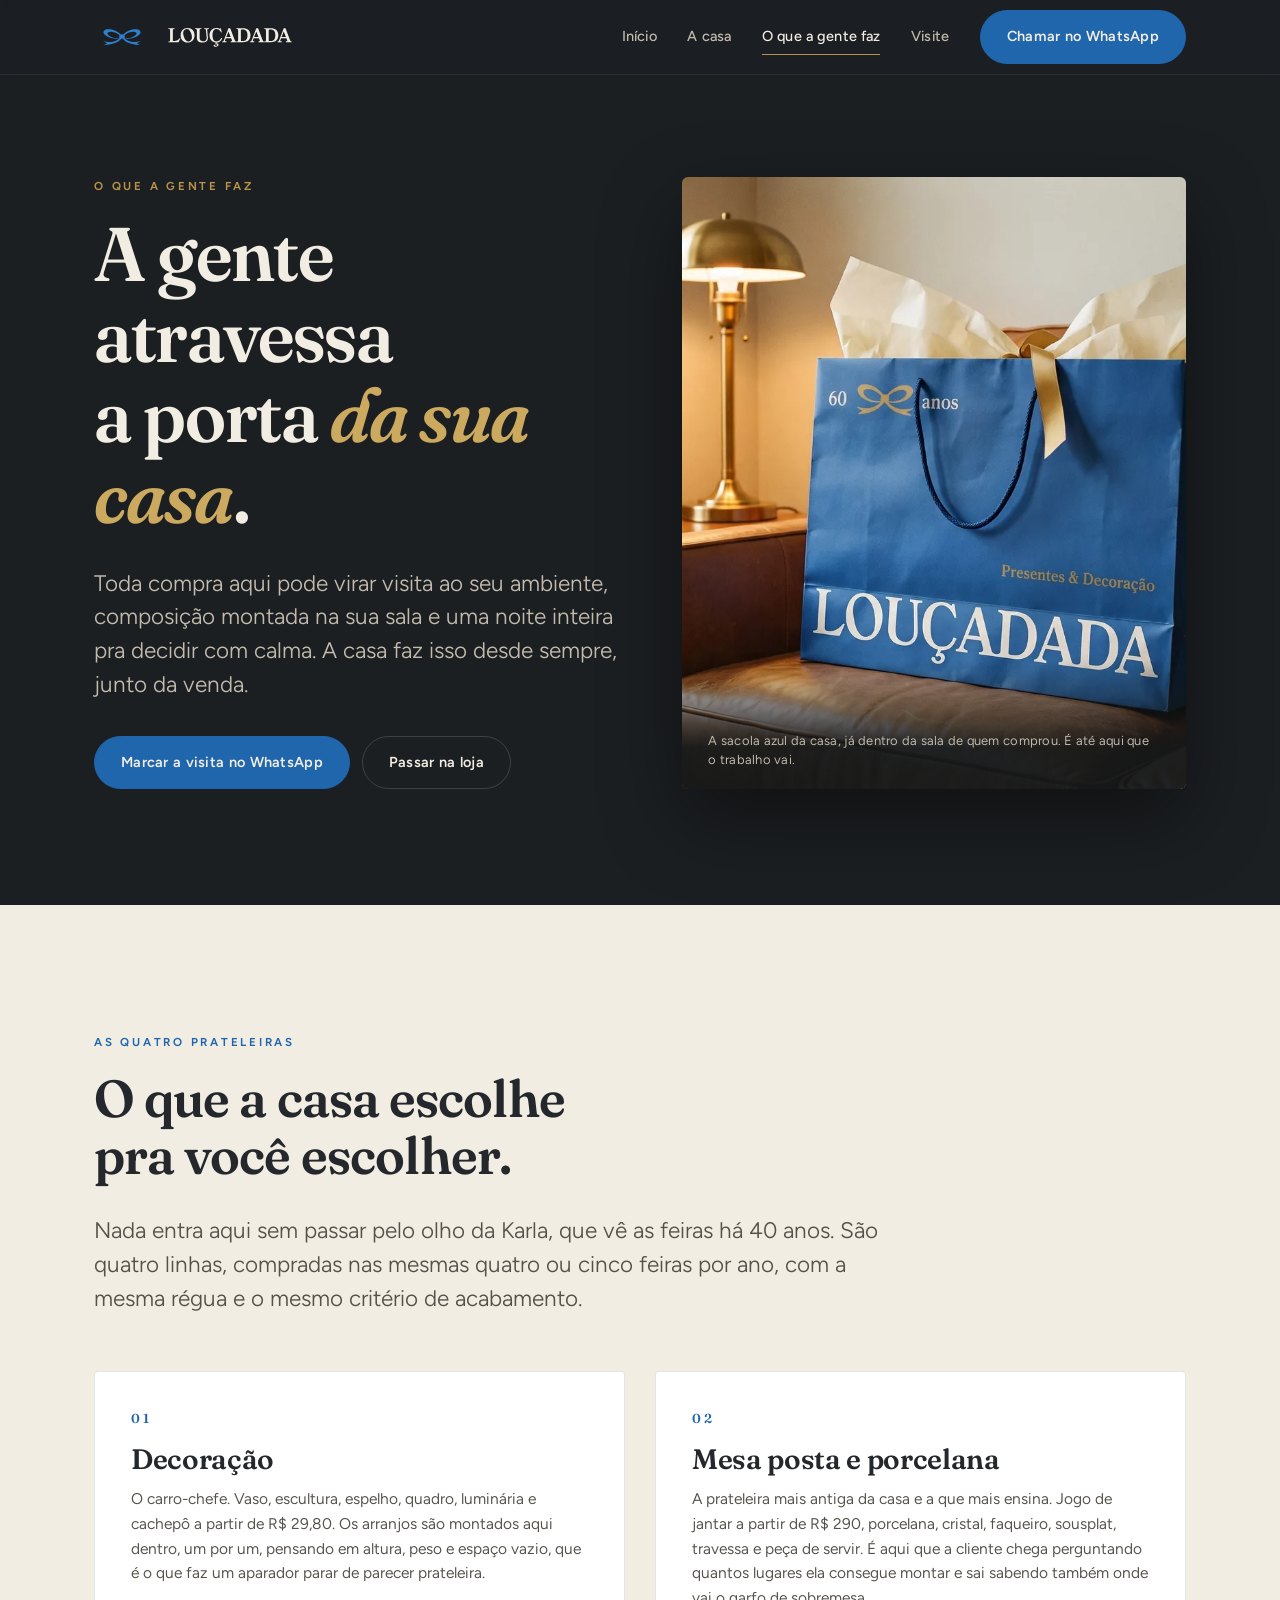
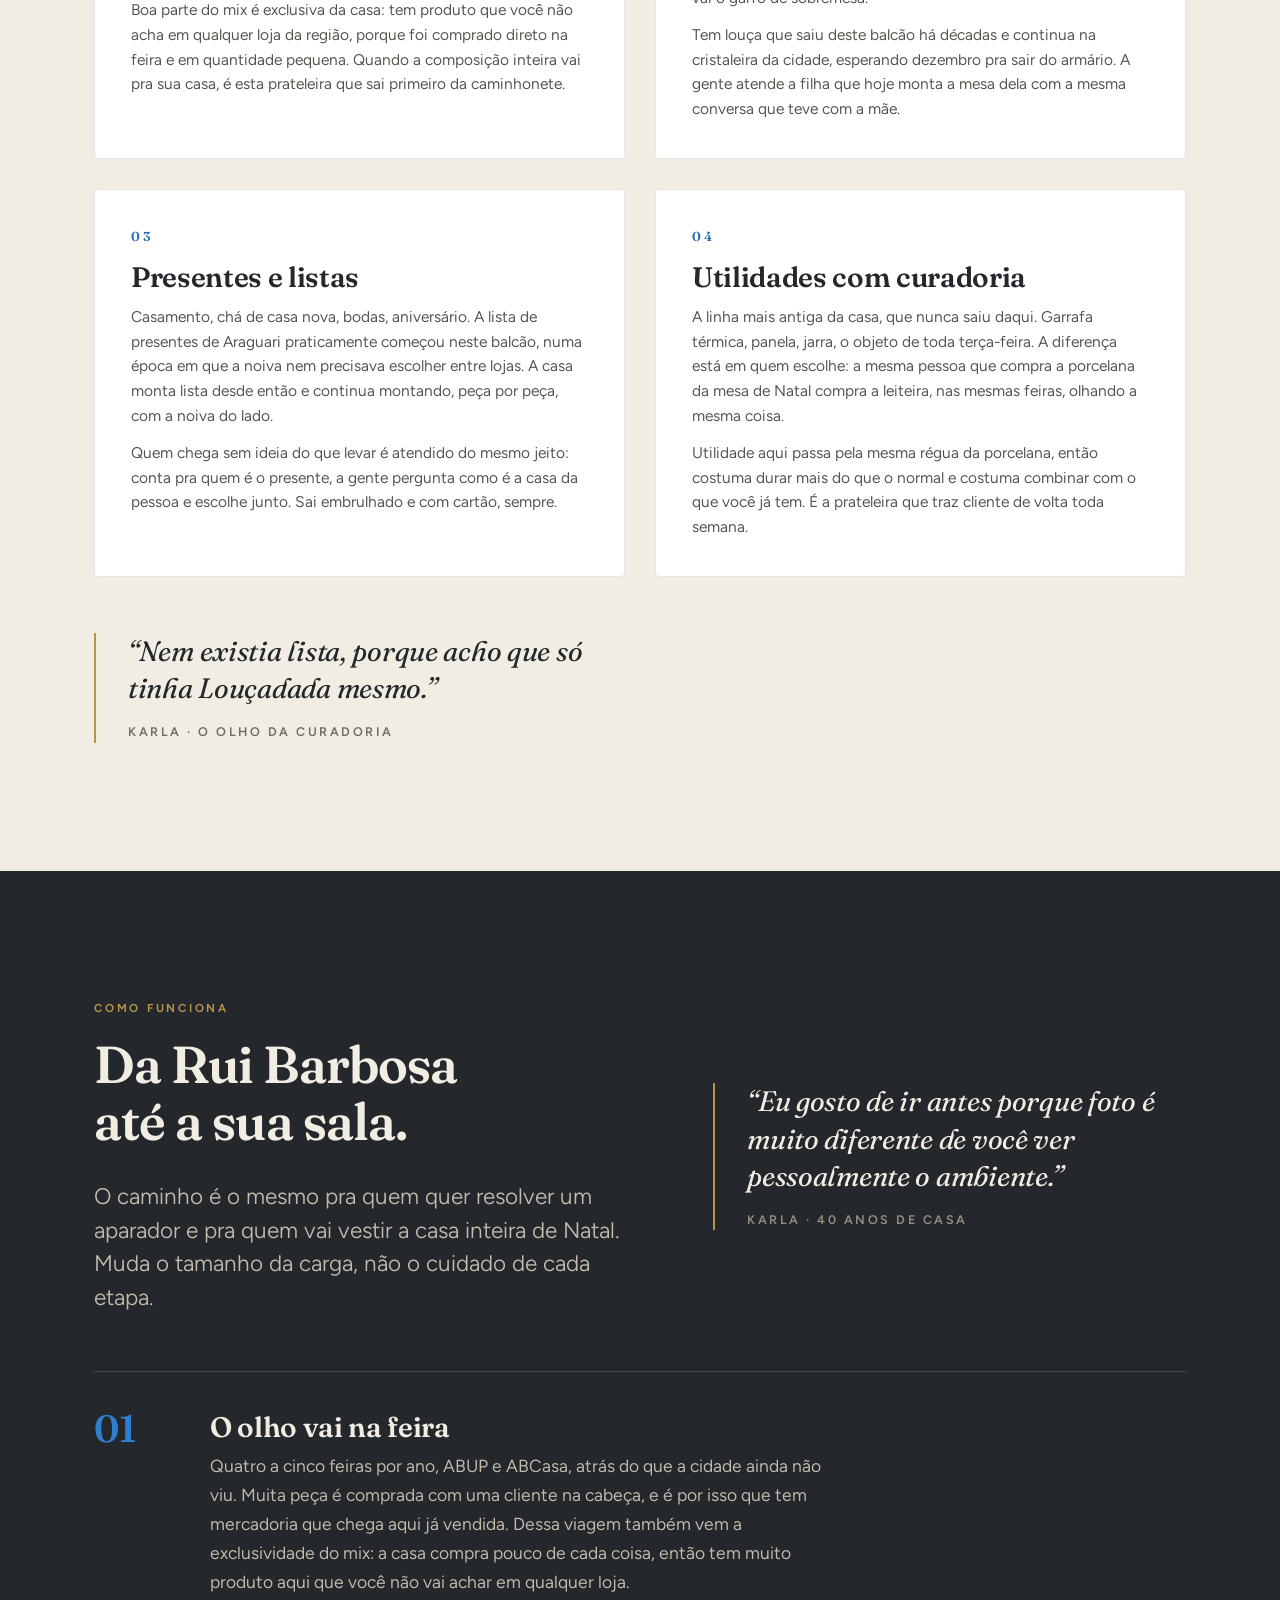
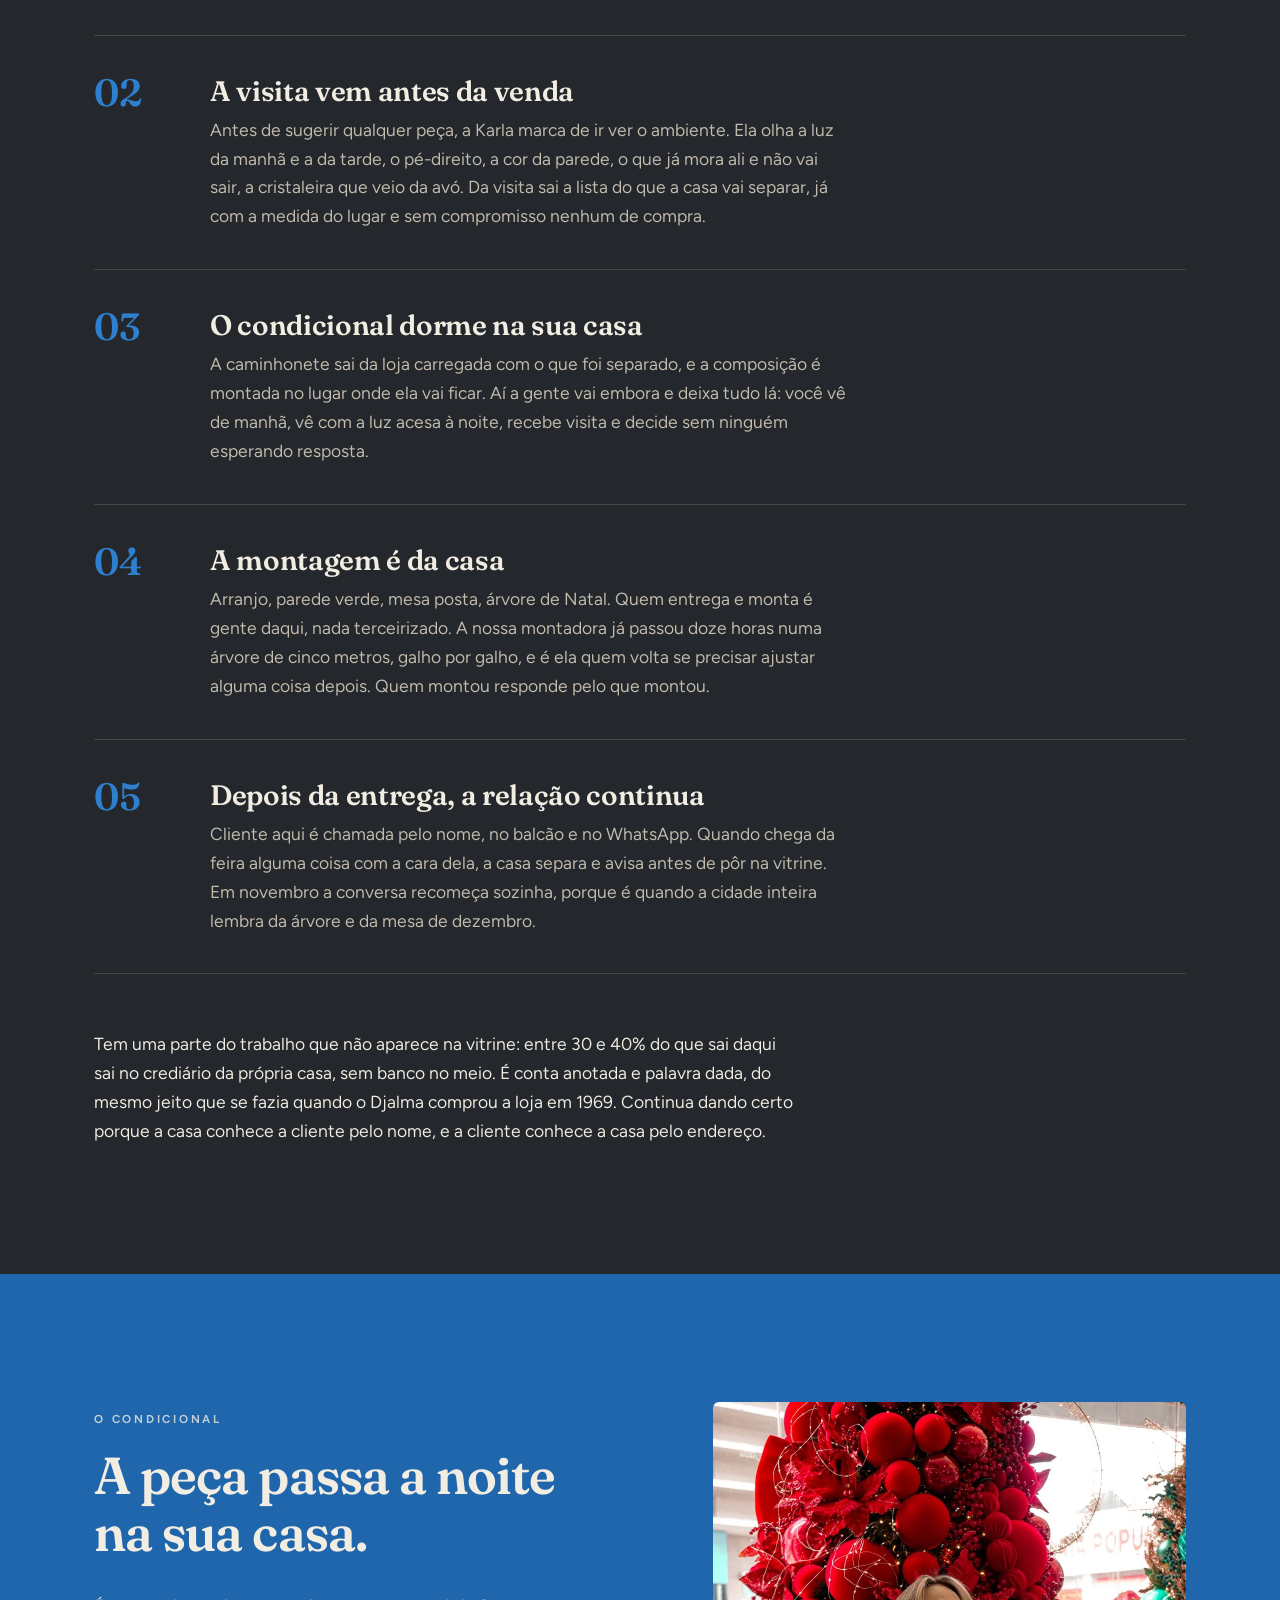
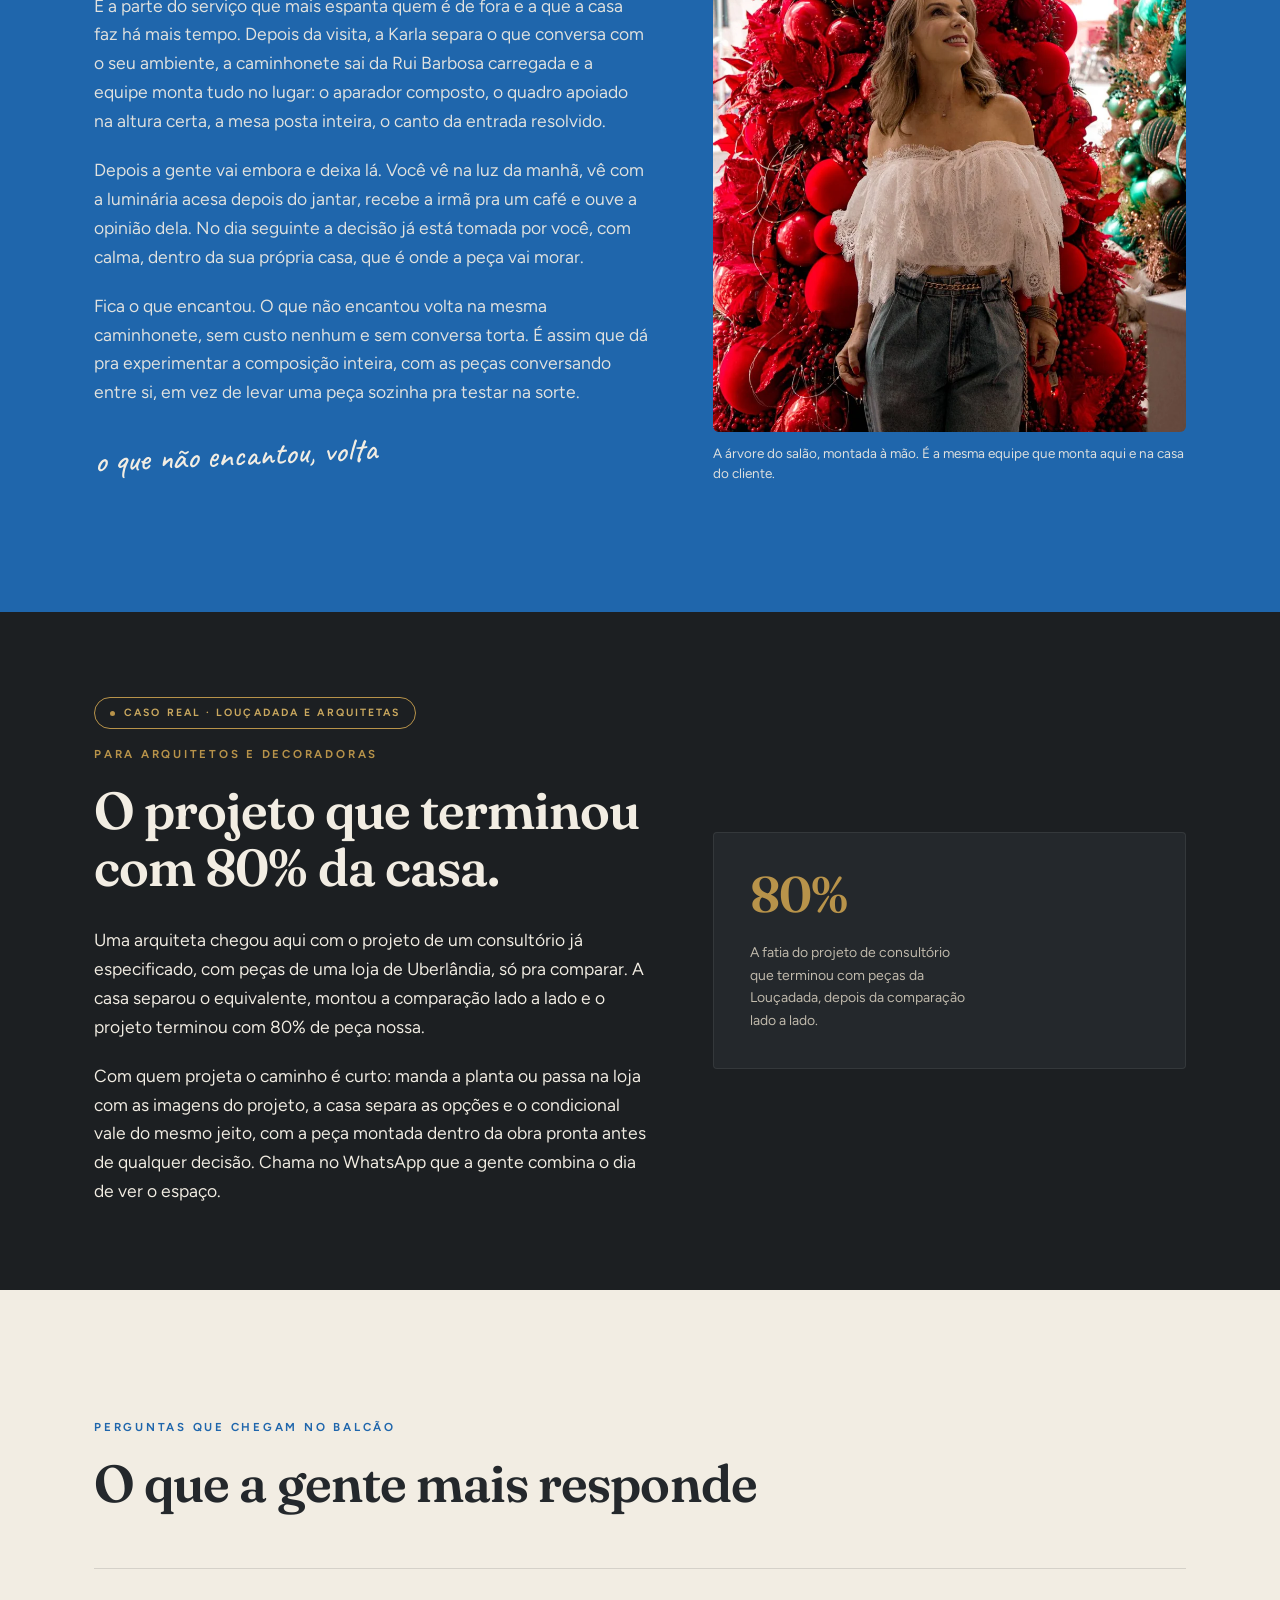
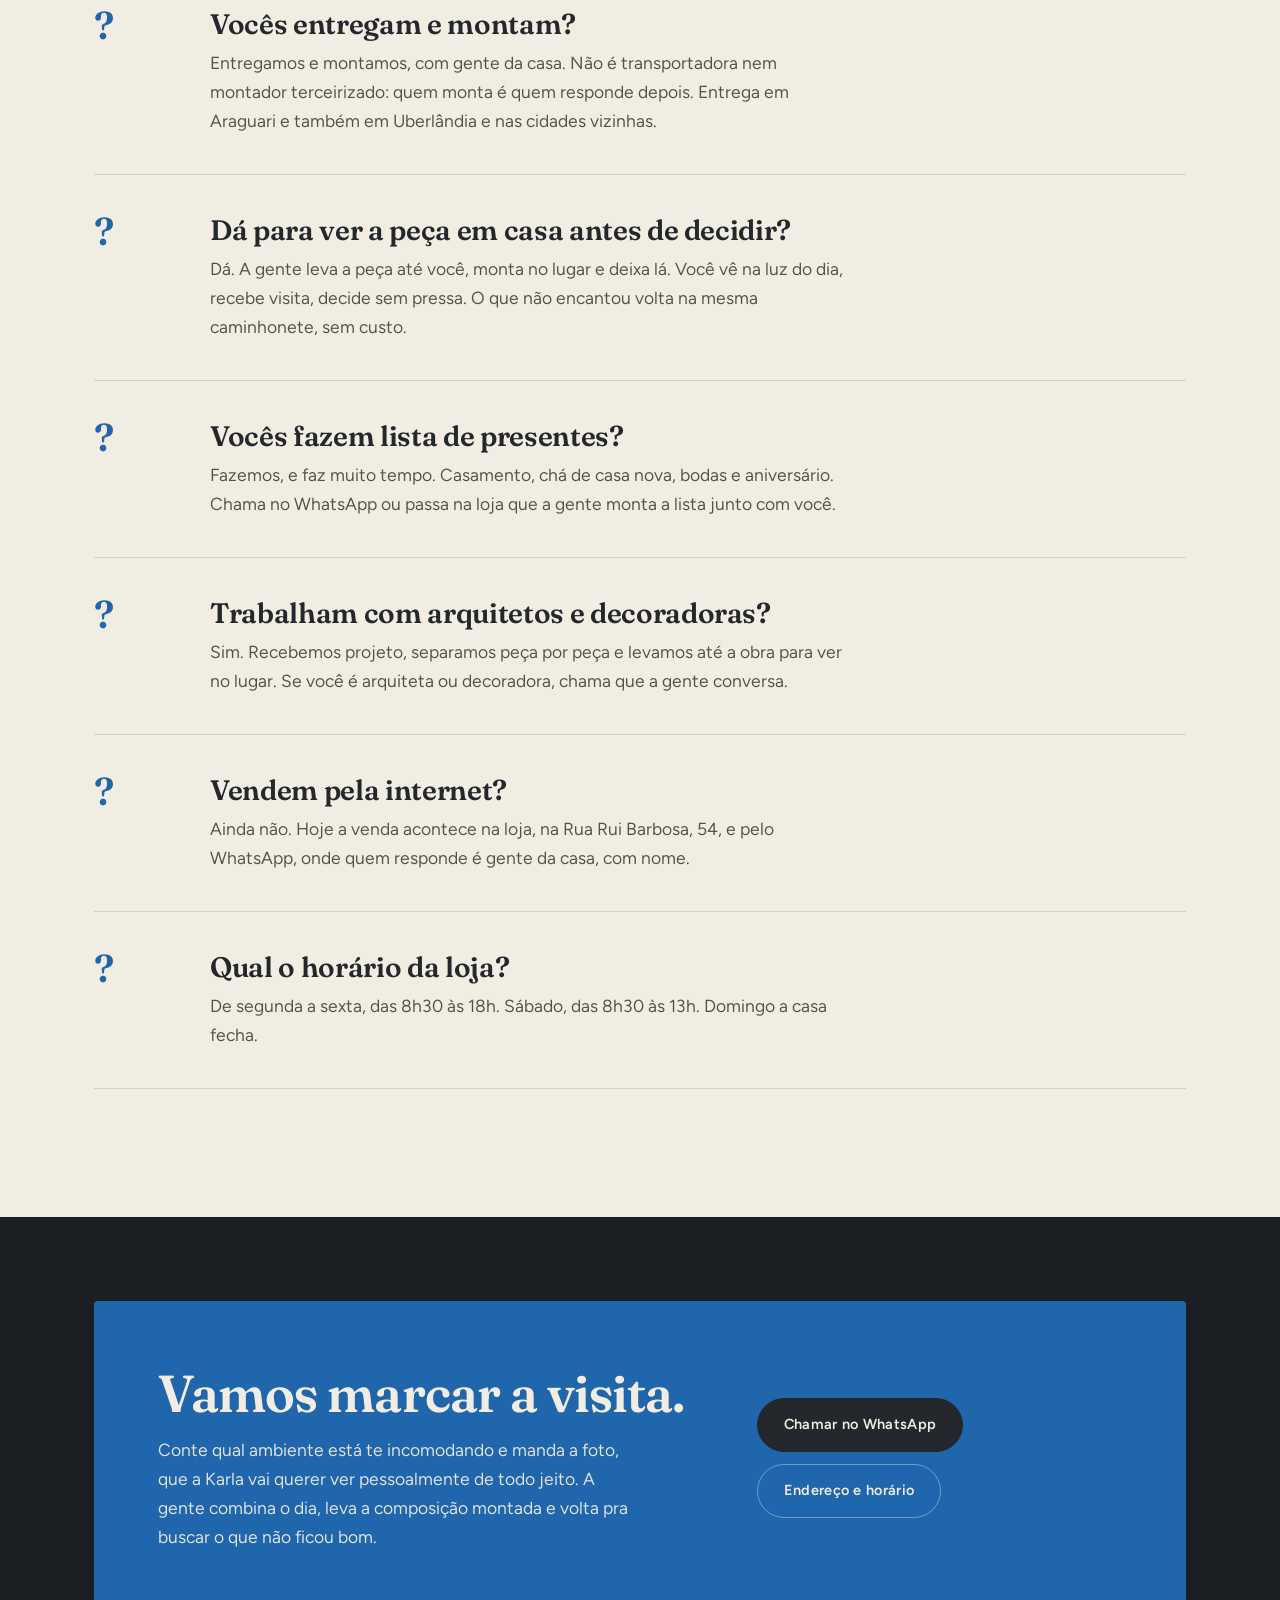
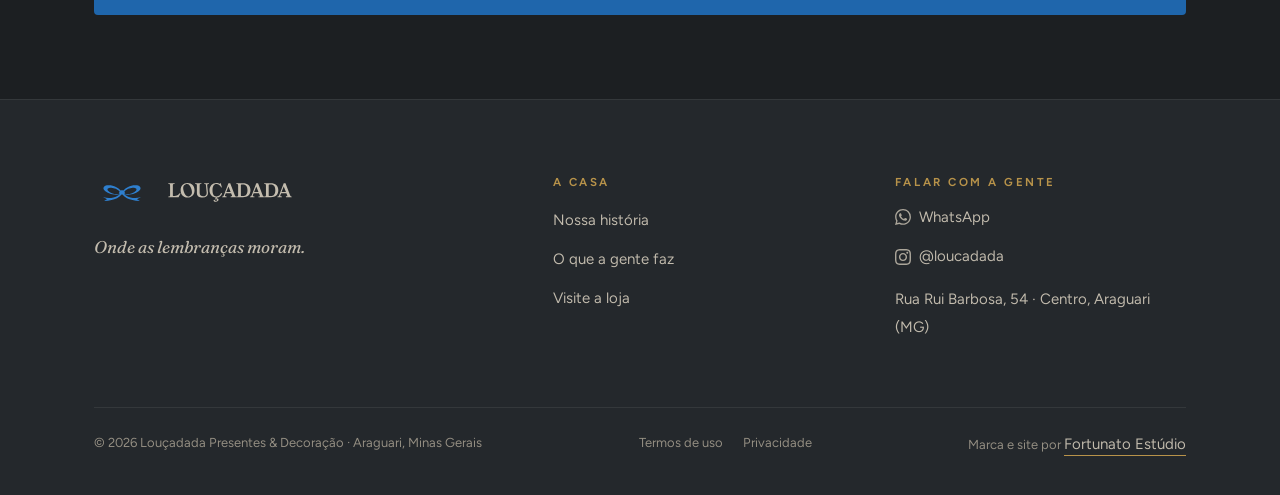
<file: em-casa/index.html>
<!DOCTYPE html>
<html lang="pt-BR">
<head>
<meta charset="utf-8" />
<meta name="robots" content="noindex, nofollow" />
<!-- Endereço provisório de teste. O noindex existe para o Google não
     indexar esta cópia e concorrer com o domínio final. Some quando
     o site for para o domínio de verdade. -->

<meta name="viewport" content="width=device-width, initial-scale=1, viewport-fit=cover" />
<title>Decoração e montagem em casa · Louçadada Araguari</title>
<meta name="description" content="Como a Louçadada trabalha desde 1966: a visita antes da venda, o condicional que dorme na sua sala, a montagem com equipe própria e a curadoria de feira." />
<link rel="canonical" href="https://loucadada.com/em-casa/" />
<meta name="theme-color" content="#1C1F22" />

<meta property="og:type" content="website" />
<meta property="og:locale" content="pt_BR" />
<meta property="og:site_name" content="Louçadada" />
<meta property="og:title" content="O que a gente faz · Louçadada" />
<meta property="og:description" content="Visita antes da venda, condicional que dorme na sua sala e montagem com gente da casa. É assim que a Louçadada trabalha em Araguari desde 1966." />
<meta property="og:url" content="https://loucadada.com/em-casa/" />
<meta property="og:image" content="https://loucadada.com/og.jpg?v=2" />
<meta property="og:image:type" content="image/jpeg" />
<meta property="og:image:width" content="1200" />
<meta property="og:image:height" content="630" />
<meta property="og:image:alt" content="A vitrine da Louçadada acesa no fim da tarde, cheia de peças de Natal, ao lado do logotipo da loja" />
<meta name="twitter:card" content="summary_large_image" />
<meta name="twitter:image" content="https://loucadada.com/og.jpg?v=2" />

<!-- Google Tag Manager: o snippet de cabeçalho entra aqui, com o ID real da
     conta. O par noscript vai logo depois da abertura do corpo. Ver README. -->
<link rel="icon" href="../favicon.svg" type="image/svg+xml" />
<link rel="icon" href="../favicon-32.png" sizes="32x32" type="image/png" />
<link rel="apple-touch-icon" href="../apple-touch-icon.png" />

<link rel="preload" href="../assets/fontes/figtree-latin-300_700-normal.woff2" as="font" type="font/woff2" crossorigin />
<link rel="preload" href="../assets/fontes/fraunces-latin-400_700-normal.woff2" as="font" type="font/woff2" crossorigin />
<link rel="stylesheet" href="../assets/fontes/fontes.css?v=4" />
<link rel="stylesheet" href="../assets/css/site.css?v=11" />

<script type="application/ld+json">
{
  "@context":"https://schema.org",
  "@graph":[
    {
      "@type":"BreadcrumbList",
      "itemListElement":[
        {"@type":"ListItem","position":1,"name":"Início","item":"https://loucadada.com/"},
        {"@type":"ListItem","position":2,"name":"O que a gente faz","item":"https://loucadada.com/em-casa/"}
      ]
    },
    {
      "@type":"Service",
      "name":"Composição, montagem e condicional na casa do cliente",
      "serviceType":"Composição de ambientes, montagem e decoração de interiores",
      "description":"A Louçadada visita o ambiente antes de sugerir peça, leva a composição montada até a casa do cliente em condicional, monta com equipe própria e recolhe sem custo o que não ficar. O serviço acompanha a venda das peças da loja.",
      "url":"https://loucadada.com/em-casa/",
      "telephone":"+55-34-3241-3531",
        "areaServed":["Araguari","Uberlândia","Triângulo Mineiro"],
      "audience":{"@type":"Audience","audienceType":"Clientes residenciais, arquitetos e decoradoras"},
      "provider":{
        "@type":"HomeGoodsStore",
  "@id":"https://loucadada.com/#loja",
        "name":"Louçadada",
        "url":"https://loucadada.com/",
        "telephone":"+55-34-3241-3531",
        "email":"loucadadapresentes@yahoo.com.br",
        "foundingDate":"1966",
        "address":{
          "@type":"PostalAddress",
          "streetAddress":"Rua Rui Barbosa, 54, Centro",
          "postalCode":"38440-222",
          "addressLocality":"Araguari",
          "addressRegion":"MG",
          "addressCountry":"BR"
        },
        "sameAs":["https://www.instagram.com/loucadada/"]
      }
    },
    {
      "@type":"ItemList",
      "name":"As quatro prateleiras da Louçadada",
      "itemListElement":[
        {"@type":"ListItem","position":1,"name":"Decoração"},
        {"@type":"ListItem","position":2,"name":"Mesa posta e porcelana"},
        {"@type":"ListItem","position":3,"name":"Presentes e listas"},
        {"@type":"ListItem","position":4,"name":"Utilidades com curadoria"}
      ]
    }
  ]
}
</script>
<script type="application/ld+json">
{
  "@context": "https://schema.org",
  "@type": "FAQPage",
  "mainEntity": [
    {
      "@type": "Question",
      "name": "Vocês entregam e montam?",
      "acceptedAnswer": {
        "@type": "Answer",
        "text": "Entregamos e montamos com equipe da própria casa, sem transportadora nem montador terceirizado. Atendemos Araguari, Uberlândia e cidades vizinhas."
      }
    },
    {
      "@type": "Question",
      "name": "Dá para ver a peça em casa antes de decidir?",
      "acceptedAnswer": {
        "@type": "Answer",
        "text": "Dá. Levamos a peça até a sua casa, montamos no lugar e deixamos lá. Você vê na luz do dia e decide sem pressa. O que não encantou volta sem custo."
      }
    },
    {
      "@type": "Question",
      "name": "Vocês fazem lista de presentes?",
      "acceptedAnswer": {
        "@type": "Answer",
        "text": "Fazemos, e há muitos anos: casamento, chá de casa nova, bodas e aniversário. É montar junto, na loja ou pelo WhatsApp."
      }
    },
    {
      "@type": "Question",
      "name": "Trabalham com arquitetos e decoradoras?",
      "acceptedAnswer": {
        "@type": "Answer",
        "text": "Sim. Recebemos o projeto, separamos peça por peça e levamos até a obra para ver no lugar."
      }
    },
    {
      "@type": "Question",
      "name": "Vendem pela internet?",
      "acceptedAnswer": {
        "@type": "Answer",
        "text": "Ainda não. A venda acontece na loja, na Rua Rui Barbosa, 54, em Araguari, e pelo WhatsApp."
      }
    },
    {
      "@type": "Question",
      "name": "Qual o horário da loja?",
      "acceptedAnswer": {
        "@type": "Answer",
        "text": "De segunda a sexta, das 8h30 às 18h. Sábado, das 8h30 às 13h. Domingo fechado."
      }
    }
  ]
}
</script>
</head>
<body>

<svg class="so-leitor" aria-hidden="true" focusable="false" xmlns="http://www.w3.org/2000/svg">
  <symbol id="laco" viewBox="0 0 1080 582.32"><path d="M893.17,372.02c-58.14,15.87-131.89,16.3-190.38,2.32-31.32-7.49-60.39-19.02-87.2-36.39-13.07-8.47-24.76-17.18-35.02-29.49,36.34,15.32,74.96,17.38,113.34,12.21,41.78-5.63,81.86-16.86,119.99-34.56,30.7-14.25,67.03-36.78,79.9-67.64,9.59-23,1.94-46.54-18.32-60.27-14.14-9.58-29.8-14.99-47.24-17.63-58.6-8.9-118.88,4.42-171.42,31.53-35.02,17.92-65.8,40.87-92.23,69.97-1.22-.48-2.62-.94-4.13-1.36-13.35-3.76-27.55-3.76-40.9,0-1.51.42-2.91.88-4.13,1.36-26.43-29.1-57.21-52.05-92.23-69.97-52.54-27.11-112.83-40.43-171.42-31.53-17.44,2.65-33.1,8.05-47.24,17.63-20.26,13.74-27.92,37.27-18.32,60.27,12.87,30.86,49.2,53.39,79.9,67.64,38.13,17.7,78.21,28.93,119.99,34.56,38.38,5.17,77,3.11,113.34-12.21-10.27,12.3-21.95,21.02-35.02,29.49-26.81,17.37-55.88,28.9-87.2,36.39-58.48,13.98-132.24,13.54-190.38-2.32-2.05-.56-4.09.68-4.46,2.36-.25,1.14.21,3.12,2.08,4.06,21.92,10.98,43.88,20.18,67.38,29.32l-25.42,16.32-24.28,14.12c-1.46.85-1.68,3.1-1.05,4.38.51,1.03,1.64,2.01,3.82,1.91,45.13-2.08,89.01-7.76,133.08-18.09,71.55-16.77,147.76-51.64,193.98-109.85,1.07-.1,2.6-.1,4.03-.07,2.67.05,5.34.05,8.01,0,1.43-.03,2.96-.02,4.03.07,46.22,58.21,122.43,93.08,193.98,109.85,44.07,10.33,87.94,16.01,133.08,18.09,2.17.1,3.31-.89,3.82-1.91.63-1.28.41-3.53-1.05-4.38l-24.28-14.12-25.42-16.32c23.5-9.14,45.46-18.34,67.38-29.32,1.87-.94,2.33-2.92,2.08-4.06-.37-1.68-2.41-2.92-4.46-2.36ZM744.29,187.37c21.28-1.94,52.23.68,67.33,13.47,15.63,13.24,6.81,34.24-7.06,49.13-46.36,49.81-154.86,76.95-219.06,50.19,12.61-14.25,12.23-32.12-.57-45.95,45.09-38.13,100.87-61.52,159.36-66.84ZM494.5,300.16c-64.21,26.76-172.71-.38-219.06-50.19-13.86-14.9-22.69-35.89-7.06-49.13,15.1-12.79,46.05-15.41,67.33-13.47,58.49,5.32,114.27,28.72,159.36,66.84-12.8,13.83-13.18,31.7-.57,45.95Z"/></symbol>
  <symbol id="whatsapp" viewBox="0 0 24 24"><path d="M17.472 14.382c-.297-.149-1.758-.867-2.03-.967-.273-.099-.471-.148-.67.15-.197.297-.767.966-.94 1.164-.173.199-.347.223-.644.075-.297-.15-1.255-.463-2.39-1.475-.883-.788-1.48-1.761-1.653-2.059-.173-.297-.018-.458.13-.606.134-.133.298-.347.446-.52.149-.174.198-.298.298-.497.099-.198.05-.371-.025-.52-.075-.149-.669-1.612-.916-2.207-.242-.579-.487-.5-.669-.51-.173-.008-.371-.01-.57-.01-.198 0-.52.074-.792.372-.272.297-1.04 1.016-1.04 2.479 0 1.462 1.065 2.875 1.213 3.074.149.198 2.096 3.2 5.077 4.487.709.306 1.262.489 1.694.625.712.227 1.36.195 1.871.118.571-.085 1.758-.719 2.006-1.413.248-.694.248-1.289.173-1.413-.074-.124-.272-.198-.57-.347m-5.421 7.403h-.004a9.87 9.87 0 01-5.031-1.378l-.361-.214-3.741.982.998-3.648-.235-.374a9.86 9.86 0 01-1.51-5.26c.001-5.45 4.436-9.884 9.888-9.884 2.64 0 5.122 1.03 6.988 2.898a9.825 9.825 0 012.893 6.994c-.003 5.45-4.437 9.884-9.885 9.884m8.413-18.297A11.815 11.815 0 0012.05 0C5.495 0 .16 5.335.157 11.892c0 2.096.547 4.142 1.588 5.945L.057 24l6.305-1.654a11.882 11.882 0 005.683 1.448h.005c6.554 0 11.89-5.335 11.893-11.893a11.821 11.821 0 00-3.48-8.413z"/></symbol>
  <symbol id="instagram" viewBox="0 0 24 24"><path d="M12 0C8.74 0 8.333.015 7.053.072 5.775.132 4.905.333 4.14.63c-.789.306-1.459.717-2.126 1.384S.935 3.35.63 4.14C.333 4.905.131 5.775.072 7.053.012 8.333 0 8.74 0 12s.015 3.667.072 4.947c.06 1.277.261 2.148.558 2.913.306.788.717 1.459 1.384 2.126.667.666 1.336 1.079 2.126 1.384.766.296 1.636.499 2.913.558C8.333 23.988 8.74 24 12 24s3.667-.015 4.947-.072c1.277-.06 2.148-.262 2.913-.558.788-.306 1.459-.718 2.126-1.384.666-.667 1.079-1.335 1.384-2.126.296-.765.499-1.636.558-2.913.06-1.28.072-1.687.072-4.947s-.015-3.667-.072-4.947c-.06-1.277-.262-2.149-.558-2.913-.306-.789-.718-1.459-1.384-2.126C21.319 1.347 20.651.935 19.86.63c-.765-.297-1.636-.499-2.913-.558C15.667.012 15.26 0 12 0zm0 2.16c3.203 0 3.585.016 4.85.071 1.17.055 1.805.249 2.227.415.562.217.96.477 1.382.896.419.42.679.819.896 1.381.164.422.36 1.057.413 2.227.057 1.266.07 1.646.07 4.85s-.015 3.585-.074 4.85c-.061 1.17-.256 1.805-.421 2.227-.224.562-.479.96-.899 1.382-.419.419-.824.679-1.38.896-.42.164-1.065.36-2.235.413-1.274.057-1.649.07-4.859.07-3.211 0-3.586-.015-4.859-.074-1.171-.061-1.816-.256-2.236-.421-.569-.224-.96-.479-1.379-.899-.421-.419-.69-.824-.9-1.38-.165-.42-.359-1.065-.42-2.235-.045-1.26-.061-1.649-.061-4.844 0-3.196.016-3.586.061-4.861.061-1.17.255-1.814.42-2.234.21-.57.479-.96.9-1.381.419-.419.81-.689 1.379-.898.42-.166 1.051-.361 2.221-.421 1.275-.045 1.65-.06 4.859-.06l.045.03zm0 3.678c-3.405 0-6.162 2.76-6.162 6.162 0 3.405 2.76 6.162 6.162 6.162 3.405 0 6.162-2.76 6.162-6.162 0-3.405-2.76-6.162-6.162-6.162zM12 16c-2.21 0-4-1.79-4-4s1.79-4 4-4 4 1.79 4 4-1.79 4-4 4zm7.846-10.405c0 .795-.646 1.44-1.44 1.44-.795 0-1.44-.646-1.44-1.44 0-.794.646-1.439 1.44-1.439.793-.001 1.44.645 1.44 1.439z"/></symbol>
  <symbol id="logotipo" viewBox="0 0 1080 267"><path d="M85.02,164.55c18.96,0,33.66-10.62,45.1-25l4.58,2.78-15.85,31.54H35.34v-5.56c11.77-.82,14.38-1.8,14.38-12.75v-77.78c0-10.95-2.61-12.09-14.38-12.91v-5.39h51.31v5.39c-11.77.82-14.38,1.96-14.38,12.91v81.87c0,3.1,1.96,4.9,4.9,4.9h7.84Z"/><path d="M249.73,116.67c0,35.3-21.57,59.64-56.87,59.64s-56.87-24.35-56.87-59.64,21.41-59.64,56.87-59.64,56.87,24.35,56.87,59.64ZM223.84,107.32c-8.55-28.31-22.35-46.34-45.66-39.3-23.46,7.08-24.84,29.69-16.29,58,8.5,28.16,22.19,46.38,45.66,39.3,23.31-7.04,24.79-29.84,16.29-58Z"/><path d="M291.56,139.87c0,18.96,13.24,26.8,29.25,26.8s28.43-9.31,28.43-28.11l-6.03-60.79c0-10.95-2.61-12.09-14.38-12.91v-5.39h39.22v5.39c-11.77.82-14.38,1.96-14.38,12.91l6.03,60.95c0,22.71-15.36,37.58-43.14,37.58-29.9,0-47.55-12.75-47.55-37.75v-60.79c0-10.95-2.61-12.09-14.38-12.91v-5.39h51.31v5.39c-11.93.82-14.38,1.96-14.38,12.91v62.09Z"/><path d="M475.93,143.14c-6.86,19.12-20.59,31.54-43.14,33.01l-3.6,8.01c1.31-.49,2.45-.65,4.41-.65,7.35,0,12.58,3.76,12.58,10.46,0,8.01-8.5,16.01-22.22,16.01-10.78,0-18.3-4.9-18.3-10.46,0-2.78,2.29-5.39,5.23-5.39,3.92,0,5.07,2.12,6.37,4.58,1.14,2.45,2.61,5.23,7.84,5.23,5.72,0,9.15-3.1,9.15-7.68,0-3.1-2.61-5.23-6.05-5.23-2.45,0-4.25.65-5.88,2.12l-4.57-2.12,6.37-14.87c-30.88-1.8-51.8-25.65-51.8-59.48s22.71-59.64,55.72-59.64c12.42,0,21.08,3.1,27.62,7.68l2.29-5.23h6.37l8.99,32.35-5.23,1.63c-8.66-16.67-21.9-27.62-38.07-27.62-24.02,0-33.17,21.24-33.17,50.82s9.15,50.82,33.17,50.82c17.98,0,32.19-11.76,36.93-27.45l8.99,3.1Z"/><path d="M579.34,157.03c2.94,7.68,6.05,10.46,12.91,11.28v5.56h-47.22v-5.56c10.95-.82,13.56-2.78,10.79-9.97l-6.86-17.81h-42.65l-6.86,17.81c-2.61,6.7,1.31,9.15,12.42,9.97v5.56h-35.79v-5.56c7.35-.82,10.95-3.6,13.73-10.79l37.42-98.04h14.71l37.42,97.55ZM509.73,131.21h35.62l-17.97-46.24-17.65,46.24Z"/><path d="M592.17,173.86v-5.56c11.77-.82,14.38-1.8,14.38-12.75v-77.78c0-10.95-2.61-12.09-14.38-12.91v-5.39h53.11c39.38,0,62.26,19.94,62.26,57.19s-23.2,57.19-62.42,57.19h-52.94ZM634,68.63c-2.94,0-4.9,1.96-4.9,4.9v86.11c0,3.1,1.96,4.9,4.9,4.9h11.11c22.22,0,37.91-10.95,37.91-47.88s-15.36-48.04-37.75-48.04h-11.28Z"/><path d="M807.13,157.03c2.94,7.68,6.05,10.46,12.91,11.28v5.56h-47.23v-5.56c10.95-.82,13.56-2.78,10.79-9.97l-6.86-17.81h-42.65l-6.86,17.81c-2.61,6.7,1.31,9.15,12.42,9.97v5.56h-35.79v-5.56c7.35-.82,10.95-3.6,13.72-10.79l37.42-98.04h14.71l37.42,97.55ZM737.52,131.21h35.62l-17.97-46.24-17.65,46.24Z"/><path d="M819.95,173.86v-5.56c11.77-.82,14.38-1.8,14.38-12.75v-77.78c0-10.95-2.61-12.09-14.38-12.91v-5.39h53.11c39.38,0,62.26,19.94,62.26,57.19s-23.2,57.19-62.42,57.19h-52.94ZM861.79,68.63c-2.94,0-4.9,1.96-4.9,4.9v86.11c0,3.1,1.96,4.9,4.9,4.9h11.11c22.22,0,37.91-10.95,37.91-47.88s-15.36-48.04-37.75-48.04h-11.27Z"/><path d="M1031.75,157.03c2.94,7.68,6.05,10.46,12.91,11.28v5.56h-47.22v-5.56c10.95-.82,13.56-2.78,10.78-9.97l-6.86-17.81h-42.65l-6.86,17.81c-2.61,6.7,1.31,9.15,12.42,9.97v5.56h-35.79v-5.56c7.35-.82,10.95-3.6,13.73-10.79l37.42-98.04h14.71l37.42,97.55ZM962.14,131.21h35.62l-17.97-46.24-17.65,46.24Z"/></symbol>
</svg>

<a class="pular" href="#conteudo">Pular para o conteúdo</a>

<header class="topo">
  <div class="envelope topo__linha">
    <a class="marca" href="../index.html" aria-label="Louçadada, página inicial">
      <svg class="marca__laco" viewBox="0 0 1080 582.32" fill="currentColor" aria-hidden="true"><use href="#laco"></use></svg>
      <svg class="marca__nome" viewBox="0 0 1080 267" fill="currentColor" role="img" aria-label="Louçadada"><use href="#logotipo"></use></svg>
    </a>

    <button class="abrir-menu" aria-expanded="false" aria-controls="menu">Menu</button>

    <nav class="menu" id="menu" data-aberto="false" aria-label="Principal">
      <button class="fechar-menu" type="button">Fechar</button>
      <a href="../index.html">Início</a>
      <a href="../a-casa/index.html">A casa</a>
      <a href="../em-casa/index.html" aria-current="page">O que a gente faz</a>
      <a href="../visite/index.html">Visite</a>
      <a class="botao botao--azul" href="https://wa.me/5534998703531?text=Ol%C3%A1%2C%20vim%20pelo%20site%20e%20gostaria%20de%20falar%20com%20uma%20atendente." rel="noopener">Chamar no WhatsApp</a>
    </nav>
  </div>
</header>

<main id="conteudo">

  <!-- ABERTURA ---------------------------------------------------------- -->
  <section class="abertura">
    <div class="envelope abertura__grade abertura__grade--cheia">
      <div class="surge">
        <span class="sobrelinha">O que a gente faz</span>
        <h1>A gente atravessa<br />a porta <em>da sua casa</em>.</h1>
        <p class="linha-fina mt-p">
          Toda compra aqui pode virar visita ao seu ambiente, composição montada
          na sua sala e uma noite inteira pra decidir com calma. A casa faz isso
          desde sempre, junto da venda.
        </p>
        <div class="abertura__acoes">
          <a class="botao botao--azul" href="https://wa.me/5534998703531?text=Ol%C3%A1%2C%20vim%20pelo%20site%20e%20gostaria%20de%20falar%20com%20uma%20atendente." rel="noopener">Marcar a visita no WhatsApp</a>
          <a class="botao botao--linha" href="../visite/index.html">Passar na loja</a>
        </div>
      </div>

      <figure class="abertura__foto surge">
        <img src="../assets/img/sacola-sala.webp"
             alt="Sacola de papel azul da Louçadada pousada no piso de uma sala de estar, depois da entrega"
             width="1600" height="893" fetchpriority="high" decoding="async" />
        <figcaption class="abertura__legenda">
          A sacola azul da casa, já dentro da sala de quem comprou. É até aqui
          que o trabalho vai.
        </figcaption>
      </figure>
    </div>
  </section>

  <!-- AS QUATRO PRATELEIRAS ---------------------------------------------- -->
  <section class="secao claro">
    <div class="envelope">
      <div class="surge">
        <span class="sobrelinha">As quatro prateleiras</span>
        <h2>O que a casa escolhe<br />pra você escolher.</h2>
        <p class="linha-fina mt-p">
          Nada entra aqui sem passar pelo olho da Karla, que vê as feiras há 40 anos.
          São quatro linhas, compradas nas mesmas quatro ou cinco feiras por ano,
          com a mesma régua e o mesmo critério de acabamento.
        </p>
      </div>

      <div class="grade grade--2 mt-m">
        <article class="cartao surge">
          <span class="cartao__num">01</span>
          <h3>Decoração</h3>
          <p>
            O carro-chefe. Vaso, escultura, espelho, quadro, luminária e cachepô
            a partir de R$ 29,80. Os arranjos são montados aqui dentro, um por um,
            pensando em altura, peso e espaço vazio, que é o que faz um aparador
            parar de parecer prateleira.
          </p>
          <p>
            Boa parte do mix é exclusiva da casa: tem produto que você não acha em
            qualquer loja da região, porque foi comprado direto na feira e em
            quantidade pequena. Quando a composição inteira vai pra sua casa, é
            esta prateleira que sai primeiro da caminhonete.
          </p>
        </article>

        <article class="cartao surge">
          <span class="cartao__num">02</span>
          <h3>Mesa posta e porcelana</h3>
          <p>
            A prateleira mais antiga da casa e a que mais ensina. Jogo de jantar a
            partir de R$ 290, porcelana, cristal, faqueiro, sousplat, travessa e
            peça de servir. É aqui que a cliente chega perguntando quantos lugares
            ela consegue montar e sai sabendo também onde vai o garfo de sobremesa.
          </p>
          <p>
            Tem louça que saiu deste balcão há décadas e continua
            na cristaleira da cidade, esperando dezembro pra sair do armário. A
            gente atende a filha que hoje monta a mesa dela com a mesma conversa
            que teve com a mãe.
          </p>
        </article>

        <article class="cartao surge">
          <span class="cartao__num">03</span>
          <h3>Presentes e listas</h3>
          <p>
            Casamento, chá de casa nova, bodas, aniversário. A lista de presentes
            de Araguari praticamente começou neste balcão, numa época em que a
            noiva nem precisava escolher entre lojas. A casa monta lista desde
            então e continua montando, peça por peça, com a noiva do lado.
          </p>
          <p>
            Quem chega sem ideia do que levar é atendido do mesmo jeito: conta pra
            quem é o presente, a gente pergunta como é a casa da pessoa e escolhe
            junto. Sai embrulhado e com cartão, sempre.
          </p>
        </article>

        <article class="cartao surge">
          <span class="cartao__num">04</span>
          <h3>Utilidades com curadoria</h3>
          <p>
            A linha mais antiga da casa, que nunca saiu daqui. Garrafa térmica,
            panela, jarra, o objeto de toda terça-feira. A diferença está em quem
            escolhe: a mesma pessoa que compra a porcelana da mesa de Natal compra
            a leiteira, nas mesmas feiras, olhando a mesma coisa.
          </p>
          <p>
            Utilidade aqui passa pela mesma régua da porcelana, então costuma
            durar mais do que o normal e costuma combinar com o que você já tem.
            É a prateleira que traz cliente de volta toda semana.
          </p>
        </article>
      </div>

      <blockquote class="citacao surge mt-m">
        <p>“Nem existia lista, porque acho que só tinha Louçadada mesmo.”</p>
        <footer>Karla · o olho da curadoria</footer>
      </blockquote>
    </div>
  </section>

  <!-- COMO FUNCIONA ------------------------------------------------------ -->
  <section class="secao escuro-alto">
    <div class="envelope">
      <div class="duas duas--texto-maior">
        <div class="surge">
          <span class="sobrelinha">Como funciona</span>
          <h2>Da Rui Barbosa<br />até a sua sala.</h2>
          <p class="linha-fina mt-p">
            O caminho é o mesmo pra quem quer resolver um aparador e pra quem vai
            vestir a casa inteira de Natal. Muda o tamanho da carga, não o cuidado
            de cada etapa.
          </p>
        </div>

        <blockquote class="citacao surge">
          <p>“Eu gosto de ir antes porque foto é muito diferente de você ver pessoalmente o ambiente.”</p>
          <footer>Karla · 40 anos de casa</footer>
        </blockquote>
      </div>

      <div class="passos mt-m surge">
        <div class="passo">
          <span class="passo__n">01</span>
          <div>
            <h3>O olho vai na feira</h3>
            <p>
              Quatro a cinco feiras por ano, ABUP e ABCasa, atrás do que a cidade
              ainda não viu. Muita peça é comprada com uma cliente na cabeça, e é
              por isso que tem mercadoria que chega aqui já vendida. Dessa viagem
              também vem a exclusividade do mix: a casa compra pouco de cada coisa,
              então tem muito produto aqui que você não vai achar em qualquer loja.
            </p>
          </div>
        </div>
        <div class="passo">
          <span class="passo__n">02</span>
          <div>
            <h3>A visita vem antes da venda</h3>
            <p>
              Antes de sugerir qualquer peça, a Karla marca de ir ver o ambiente.
              Ela olha a luz da manhã e a da tarde, o pé-direito, a cor da parede,
              o que já mora ali e não vai sair, a cristaleira que veio da avó. Da
              visita sai a lista do que a casa vai separar, já com a medida do
              lugar e sem compromisso nenhum de compra.
            </p>
          </div>
        </div>
        <div class="passo">
          <span class="passo__n">03</span>
          <div>
            <h3>O condicional dorme na sua casa</h3>
            <p>
              A caminhonete sai da loja carregada com o que foi separado, e a
              composição é montada no lugar onde ela vai ficar. Aí a gente vai
              embora e deixa tudo lá: você vê de manhã, vê com a luz acesa à
              noite, recebe visita e decide sem ninguém esperando resposta.
            </p>
          </div>
        </div>
        <div class="passo">
          <span class="passo__n">04</span>
          <div>
            <h3>A montagem é da casa</h3>
            <p>
              Arranjo, parede verde, mesa posta, árvore de Natal. Quem entrega e
              monta é gente daqui, nada terceirizado. A nossa montadora já passou doze horas
              numa árvore de cinco metros, galho por galho, e é ela quem volta se
              precisar ajustar alguma coisa depois. Quem montou responde pelo que
              montou.
            </p>
          </div>
        </div>
        <div class="passo">
          <span class="passo__n">05</span>
          <div>
            <h3>Depois da entrega, a relação continua</h3>
            <p>
              Cliente aqui é chamada pelo nome, no balcão e no WhatsApp. Quando
              chega da feira alguma coisa com a cara dela, a casa separa e avisa
              antes de pôr na vitrine. Em novembro a conversa recomeça sozinha,
              porque é quando a cidade inteira lembra da árvore e da mesa de
              dezembro.
            </p>
          </div>
        </div>
      </div>

      <div class="texto mt-m surge">
        <p>
          Tem uma parte do trabalho que não aparece na vitrine: entre 30 e 40% do
          que sai daqui sai no crediário da própria casa, sem banco no meio. É
          conta anotada e palavra dada, do mesmo jeito que se fazia quando o
          Djalma comprou a loja em 1969. Continua dando certo porque a casa
          conhece a cliente pelo nome, e a cliente conhece a casa pelo endereço.
        </p>
      </div>
    </div>
  </section>

  <!-- O CONDICIONAL ------------------------------------------------------ -->
  <section class="secao azul">
    <div class="envelope duas duas--texto-maior">
      <div class="surge">
        <span class="sobrelinha">O condicional</span>
        <h2>A peça passa a noite<br />na sua casa.</h2>
        <div class="texto mt-p">
          <p>
            É a parte do serviço que mais espanta quem é de fora e a que a casa faz
            há mais tempo. Depois da visita, a Karla separa o que conversa com o
            seu ambiente, a caminhonete sai da Rui Barbosa carregada e a equipe
            monta tudo no lugar: o aparador composto, o quadro apoiado na altura
            certa, a mesa posta inteira, o canto da entrada resolvido.
          </p>
          <p>
            Depois a gente vai embora e deixa lá. Você vê na luz da manhã, vê com a
            luminária acesa depois do jantar, recebe a irmã pra um café e ouve a
            opinião dela. No dia seguinte a decisão já está tomada por você, com
            calma, dentro da sua própria casa, que é onde a peça vai morar.
          </p>
          <p>
            Fica o que encantou. O que não encantou volta na mesma caminhonete, sem
            custo nenhum e sem conversa torta. É assim que dá pra experimentar a
            composição inteira, com as peças conversando entre si, em vez de levar
            uma peça sozinha pra testar na sorte.
          </p>
        </div>
        <p class="nota mt-p">o que não encantou, volta</p>
      </div>

      <figure class="figura figura--alta surge">
        <img src="../assets/img/arvore-natal.webp"
             alt="Árvore de Natal vermelha montada no salão da loja, coberta de bolas e flores, com uma das sócias ao lado"
             width="900" height="1350" loading="lazy" decoding="async" />
        <figcaption>
          A árvore do salão, montada à mão. É a mesma equipe que monta aqui
          e na casa do cliente.
        </figcaption>
      </figure>
    </div>
  </section>

  <!-- ARQUITETOS E DECORADORAS ------------------------------------------- -->
  <section class="secao--curta">
    <div class="envelope duas duas--texto-maior">
      <div class="surge">
        <p class="selo-caso">Caso real · Louçadada e arquitetas</p>
        <span class="sobrelinha">Para arquitetos e decoradoras</span>
        <h2>O projeto que terminou com 80% da casa.</h2>
        <div class="texto mt-p">
          <p>
            Uma arquiteta chegou aqui com o projeto de um consultório já
            especificado, com peças de uma loja de Uberlândia, só pra comparar. A
            casa separou o equivalente, montou a comparação lado a lado e o projeto
            terminou com 80% de peça nossa.
          </p>
          <p>
            Com quem projeta o caminho é curto: manda a planta ou passa na loja com
            as imagens do projeto, a casa separa as opções e o condicional vale do
            mesmo jeito, com a peça montada dentro da obra pronta antes de qualquer
            decisão. Chama no WhatsApp que a gente combina o dia de ver o espaço.
          </p>
        </div>
      </div>

      <div class="cartao surge">
        <p class="prova__num">80%</p>
        <p class="prova__txt">
          A fatia do projeto de consultório que terminou com peças da Louçadada,
          depois da comparação lado a lado.
        </p>
      </div>
    </div>
  </section>

  <!-- PERGUNTAS QUE CHEGAM NO BALCÃO --------------------------------------- -->
  <!-- As mesmas respostas do JSON-LD lá em cima: o que a página diz e o que o
       Google lê têm que bater, senão o rich result some. -->
  <section class="secao claro">
    <div class="envelope">
      <div class="surge">
        <span class="sobrelinha">Perguntas que chegam no balcão</span>
        <h2>O que a gente mais responde</h2>
      </div>

      <div class="passos mt-m surge">
        <div class="passo">
          <span class="passo__n">?</span>
          <div>
            <h3>Vocês entregam e montam?</h3>
            <p>
              Entregamos e montamos, com gente da casa. Não é transportadora nem
              montador terceirizado: quem monta é quem responde depois. Entrega
              em Araguari e também em Uberlândia e nas cidades vizinhas.
            </p>
          </div>
        </div>

        <div class="passo">
          <span class="passo__n">?</span>
          <div>
            <h3>Dá para ver a peça em casa antes de decidir?</h3>
            <p>
              Dá. A gente leva a peça até você, monta no lugar e deixa lá. Você
              vê na luz do dia, recebe visita, decide sem pressa. O que não
              encantou volta na mesma caminhonete, sem custo.
            </p>
          </div>
        </div>

        <div class="passo">
          <span class="passo__n">?</span>
          <div>
            <h3>Vocês fazem lista de presentes?</h3>
            <p>
              Fazemos, e faz muito tempo. Casamento, chá de casa nova, bodas e
              aniversário. Chama no WhatsApp ou passa na loja que a gente monta
              a lista junto com você.
            </p>
          </div>
        </div>

        <div class="passo">
          <span class="passo__n">?</span>
          <div>
            <h3>Trabalham com arquitetos e decoradoras?</h3>
            <p>
              Sim. Recebemos projeto, separamos peça por peça e levamos até a
              obra para ver no lugar. Se você é arquiteta ou decoradora, chama
              que a gente conversa.
            </p>
          </div>
        </div>

        <div class="passo">
          <span class="passo__n">?</span>
          <div>
            <h3>Vendem pela internet?</h3>
            <p>
              Ainda não. Hoje a venda acontece na loja, na Rua Rui Barbosa, 54,
              e pelo WhatsApp, onde quem responde é gente da casa, com nome.
            </p>
          </div>
        </div>

        <div class="passo">
          <span class="passo__n">?</span>
          <div>
            <h3>Qual o horário da loja?</h3>
            <p>
              De segunda a sexta, das 8h30 às 18h. Sábado, das 8h30 às 13h.
              Domingo a casa fecha.
            </p>
          </div>
        </div>
      </div>
    </div>
  </section>

  <!-- CHAMADA FINAL ------------------------------------------------------- -->
  <section class="secao--curta">
    <div class="envelope">
      <div class="chamada surge">
        <div>
          <h2>Vamos marcar a visita.</h2>
          <p>
            Conte qual ambiente está te incomodando e manda a foto, que a Karla vai
            querer ver pessoalmente de todo jeito. A gente combina o dia, leva a
            composição montada e volta pra buscar o que não ficou bom.
          </p>
        </div>
        <div style="display:flex;flex-wrap:wrap;gap:12px">
          <a class="botao botao--escuro" href="https://wa.me/5534998703531?text=Ol%C3%A1%2C%20vim%20pelo%20site%20e%20gostaria%20de%20falar%20com%20uma%20atendente." rel="noopener">Chamar no WhatsApp</a>
          <a class="botao botao--linha" href="../visite/index.html" style="border-color:rgba(242,237,227,.4)">Endereço e horário</a>
        </div>
      </div>
    </div>
  </section>

</main>

<footer class="rodape">
  <div class="envelope">
    <div class="rodape__grade">
      <div>
        <a class="marca" href="../index.html" aria-label="Louçadada, página inicial">
          <svg class="marca__laco" viewBox="0 0 1080 582.32" fill="currentColor" aria-hidden="true"><use href="#laco"></use></svg>
          <svg class="marca__nome" viewBox="0 0 1080 267" fill="currentColor" role="img" aria-label="Louçadada"><use href="#logotipo"></use></svg>
        </a>
        <p class="rodape__frase">Onde as lembranças moram.</p>
      </div>

      <div>
        <h2>A casa</h2>
        <ul>
          <li><a href="../a-casa/index.html">Nossa história</a></li>
          <li><a href="../em-casa/index.html">O que a gente faz</a></li>
          <li><a href="../visite/index.html">Visite a loja</a></li>
        </ul>
      </div>

      <div>
        <h2>Falar com a gente</h2>
        <ul>
          <li><a class="com-icone" href="https://wa.me/5534998703531?text=Ol%C3%A1%2C%20vim%20pelo%20site%20e%20gostaria%20de%20falar%20com%20uma%20atendente." target="_blank" rel="noopener"><svg class="icone" viewBox="0 0 24 24" fill="currentColor" aria-hidden="true"><use href="#whatsapp"></use></svg>WhatsApp<span class="so-leitor"> (abre em uma nova aba)</span></a></li>
          <li><a class="com-icone" href="https://www.instagram.com/loucadada/" target="_blank" rel="noopener"><svg class="icone" viewBox="0 0 24 24" fill="currentColor" aria-hidden="true"><use href="#instagram"></use></svg>@loucadada<span class="so-leitor"> no Instagram (abre em uma nova aba)</span></a></li>
          <li><a href="../visite/index.html">Rua Rui Barbosa, 54 · Centro, Araguari (MG)</a></li>
        </ul>
      </div>
    </div>

    <div class="rodape__fim">
      <span>© <span data-ano>2026</span> Louçadada Presentes &amp; Decoração · Araguari, Minas Gerais</span>
      <span class="rodape__legais">
        <a href="../termos/index.html">Termos de uso</a>
        <a href="../privacidade/index.html">Privacidade</a>
      </span>
      <span>Marca e site por <a class="link" href="https://fortunatoestudio.com/" target="_blank" rel="noopener">Fortunato Estúdio</a><span class="so-leitor"> (abre em uma nova aba)</span></span>
    </div>
  </div>
</footer>

<script src="../assets/js/site.js?v=11" defer></script>
</body>
</html>
</file>
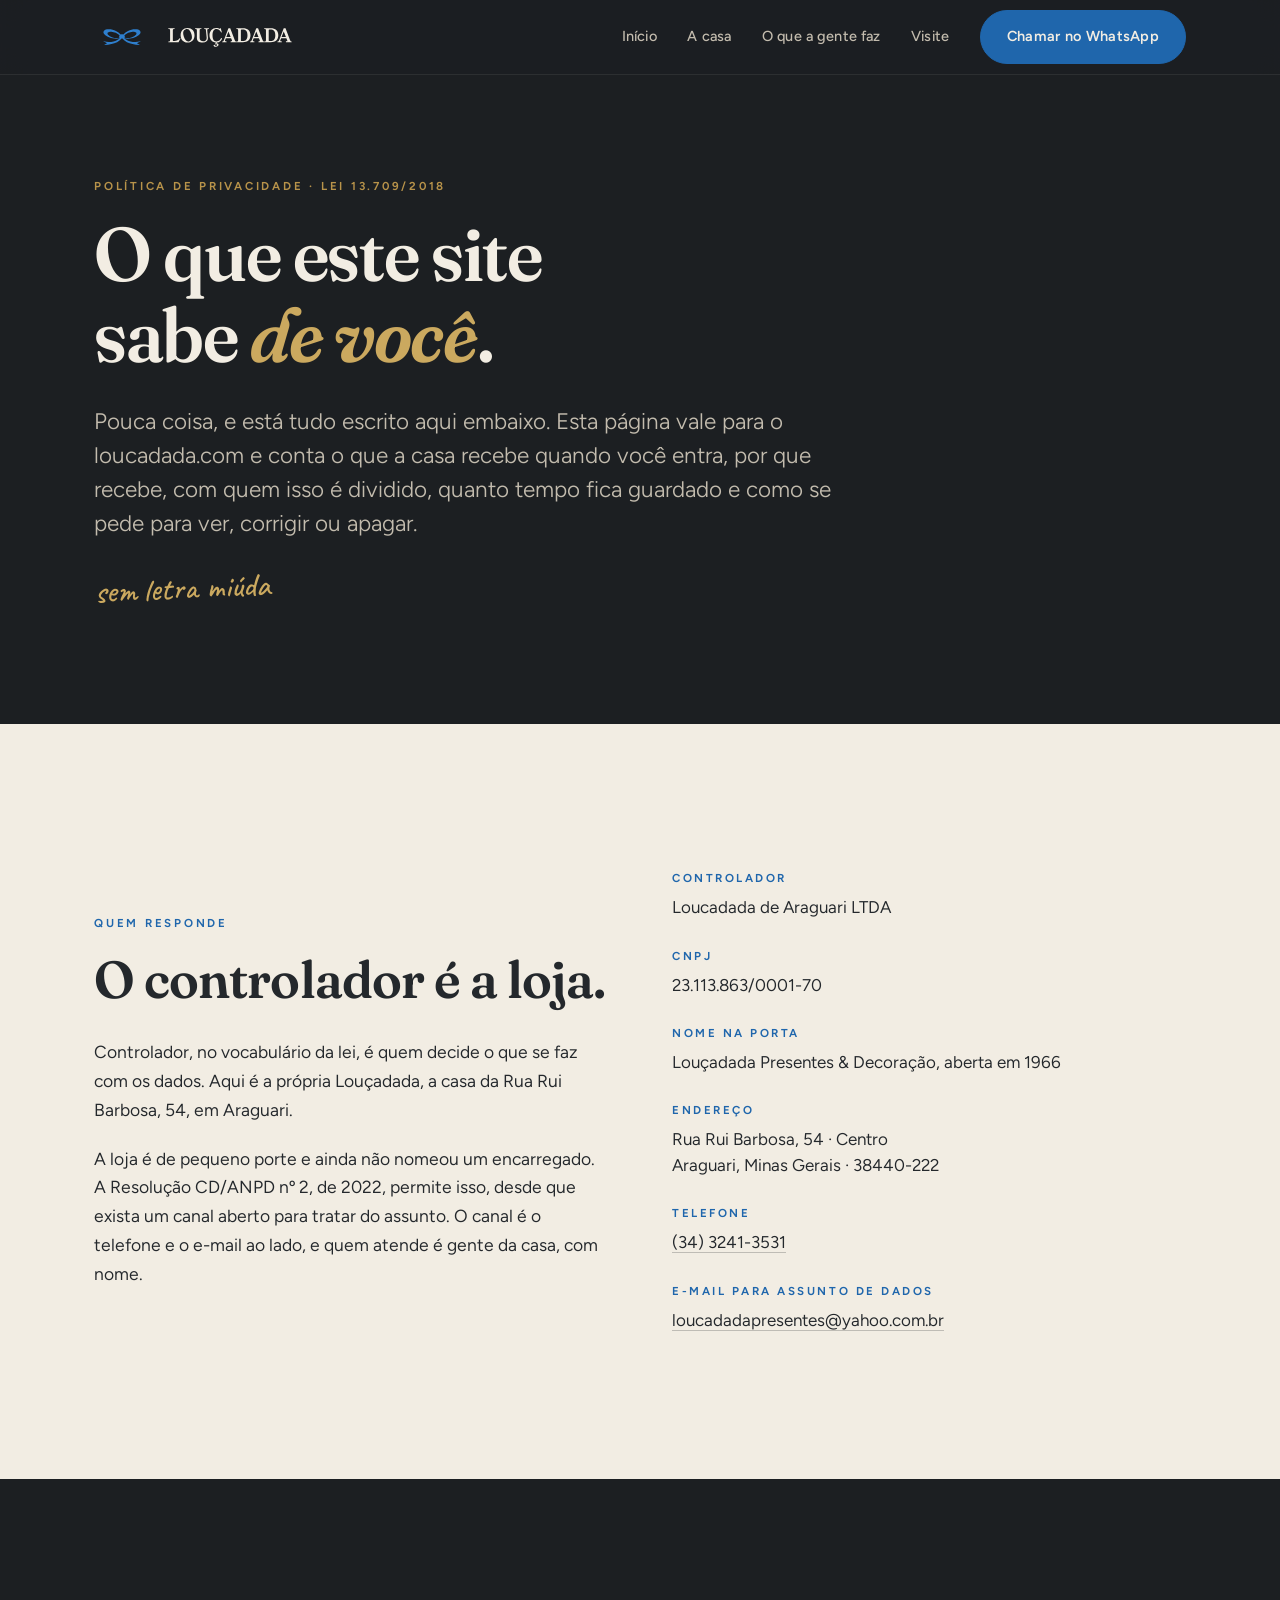
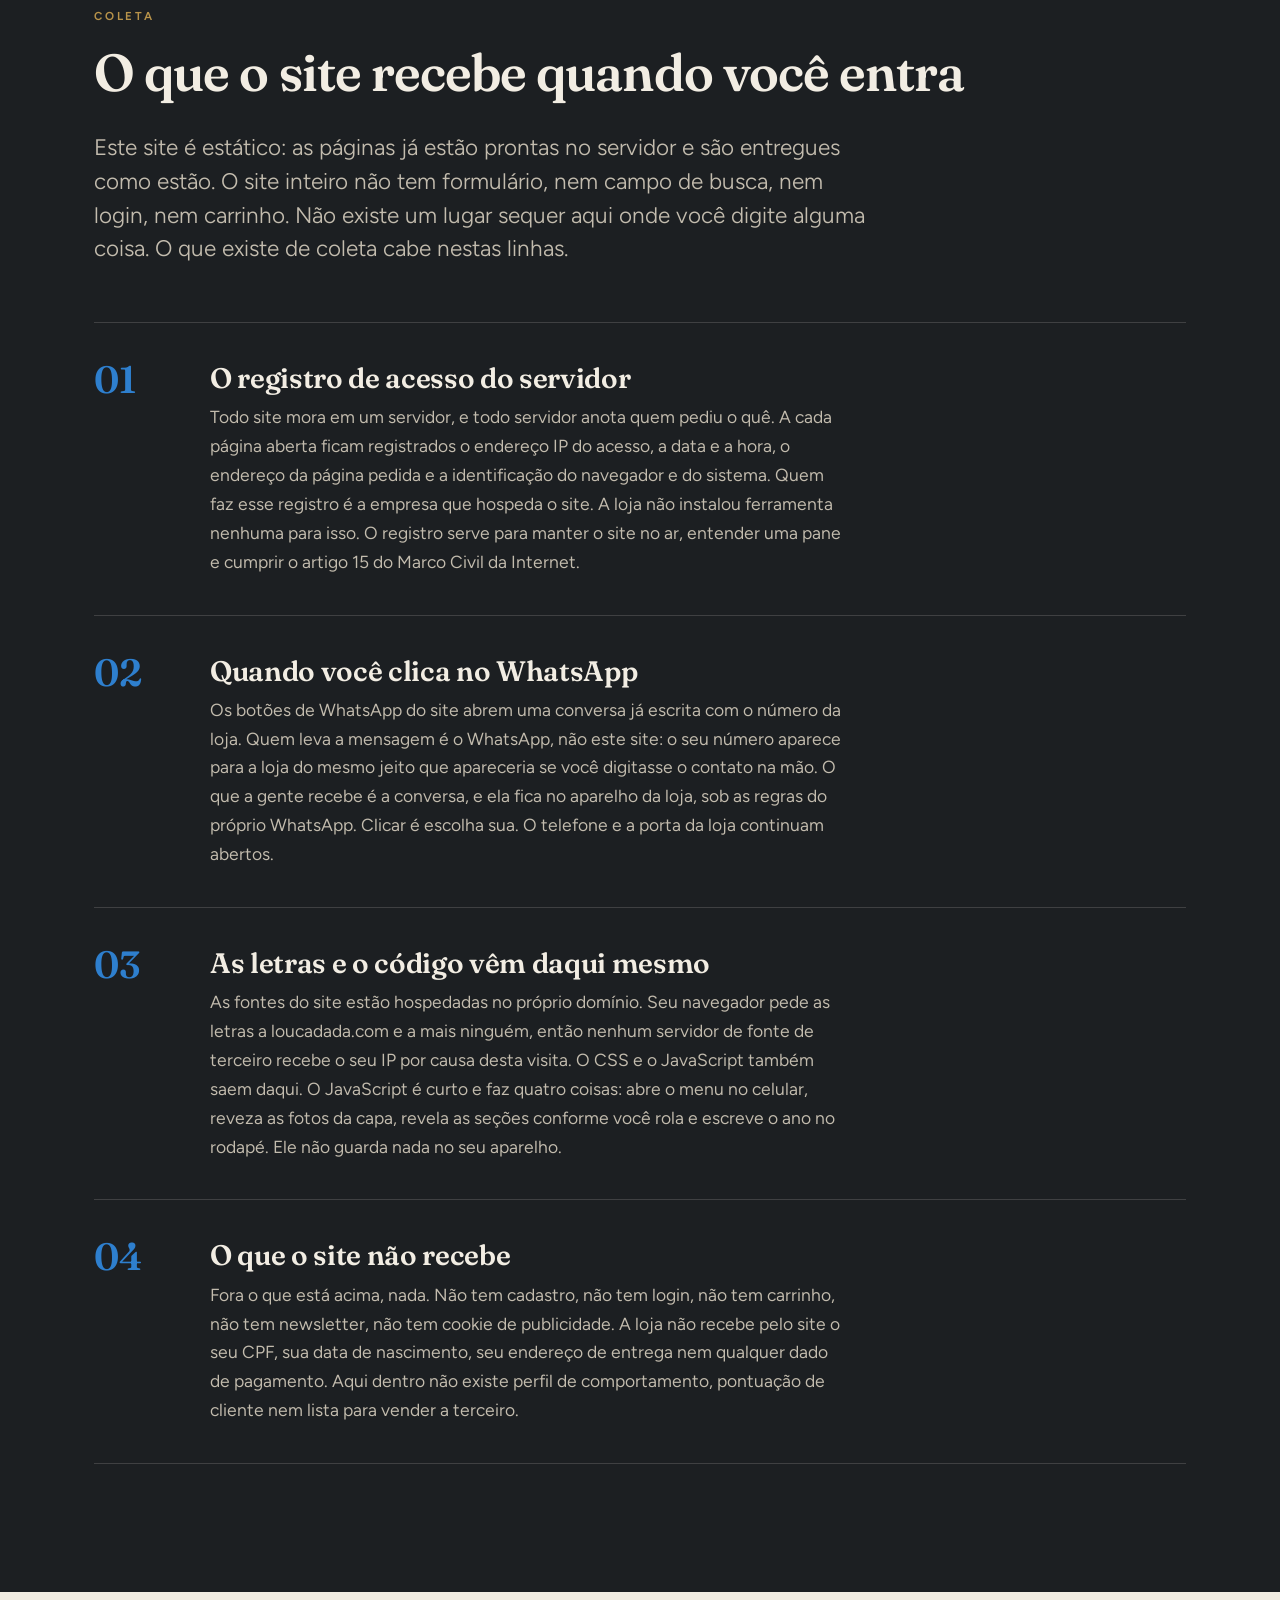
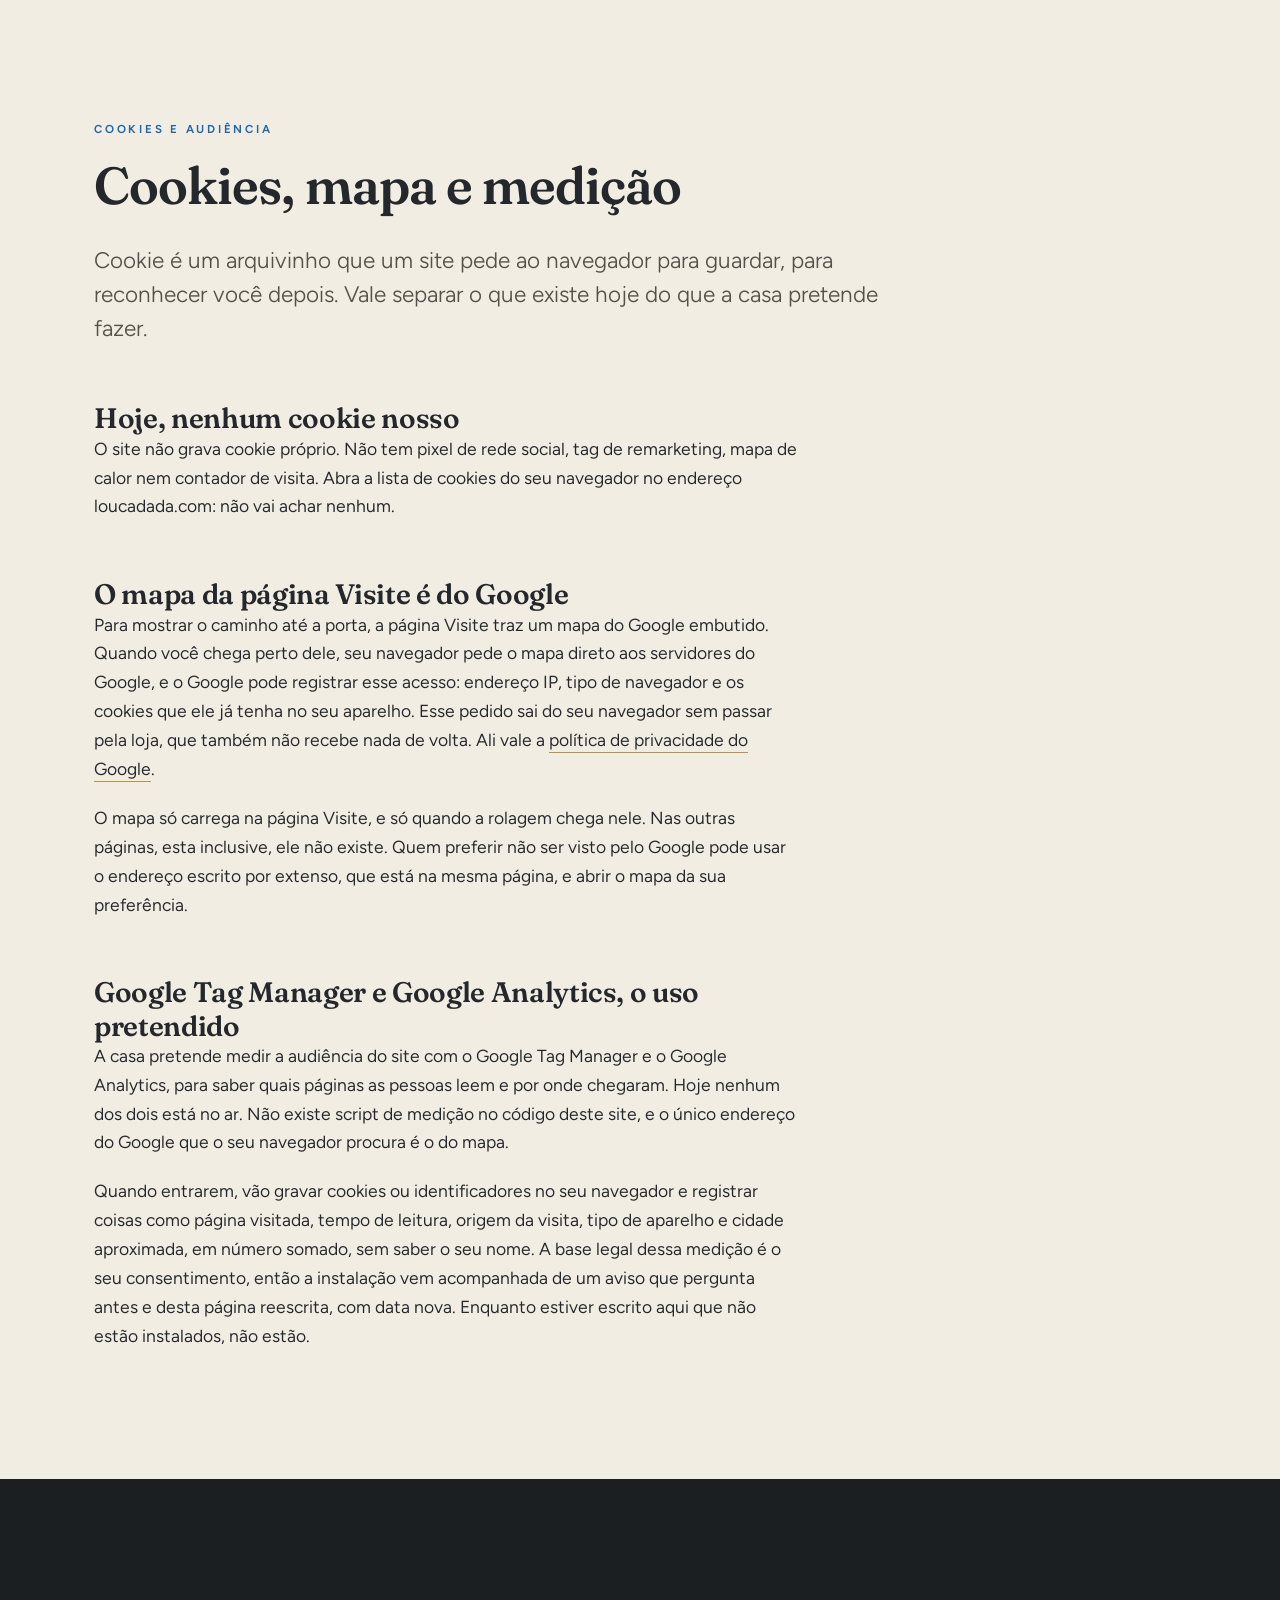
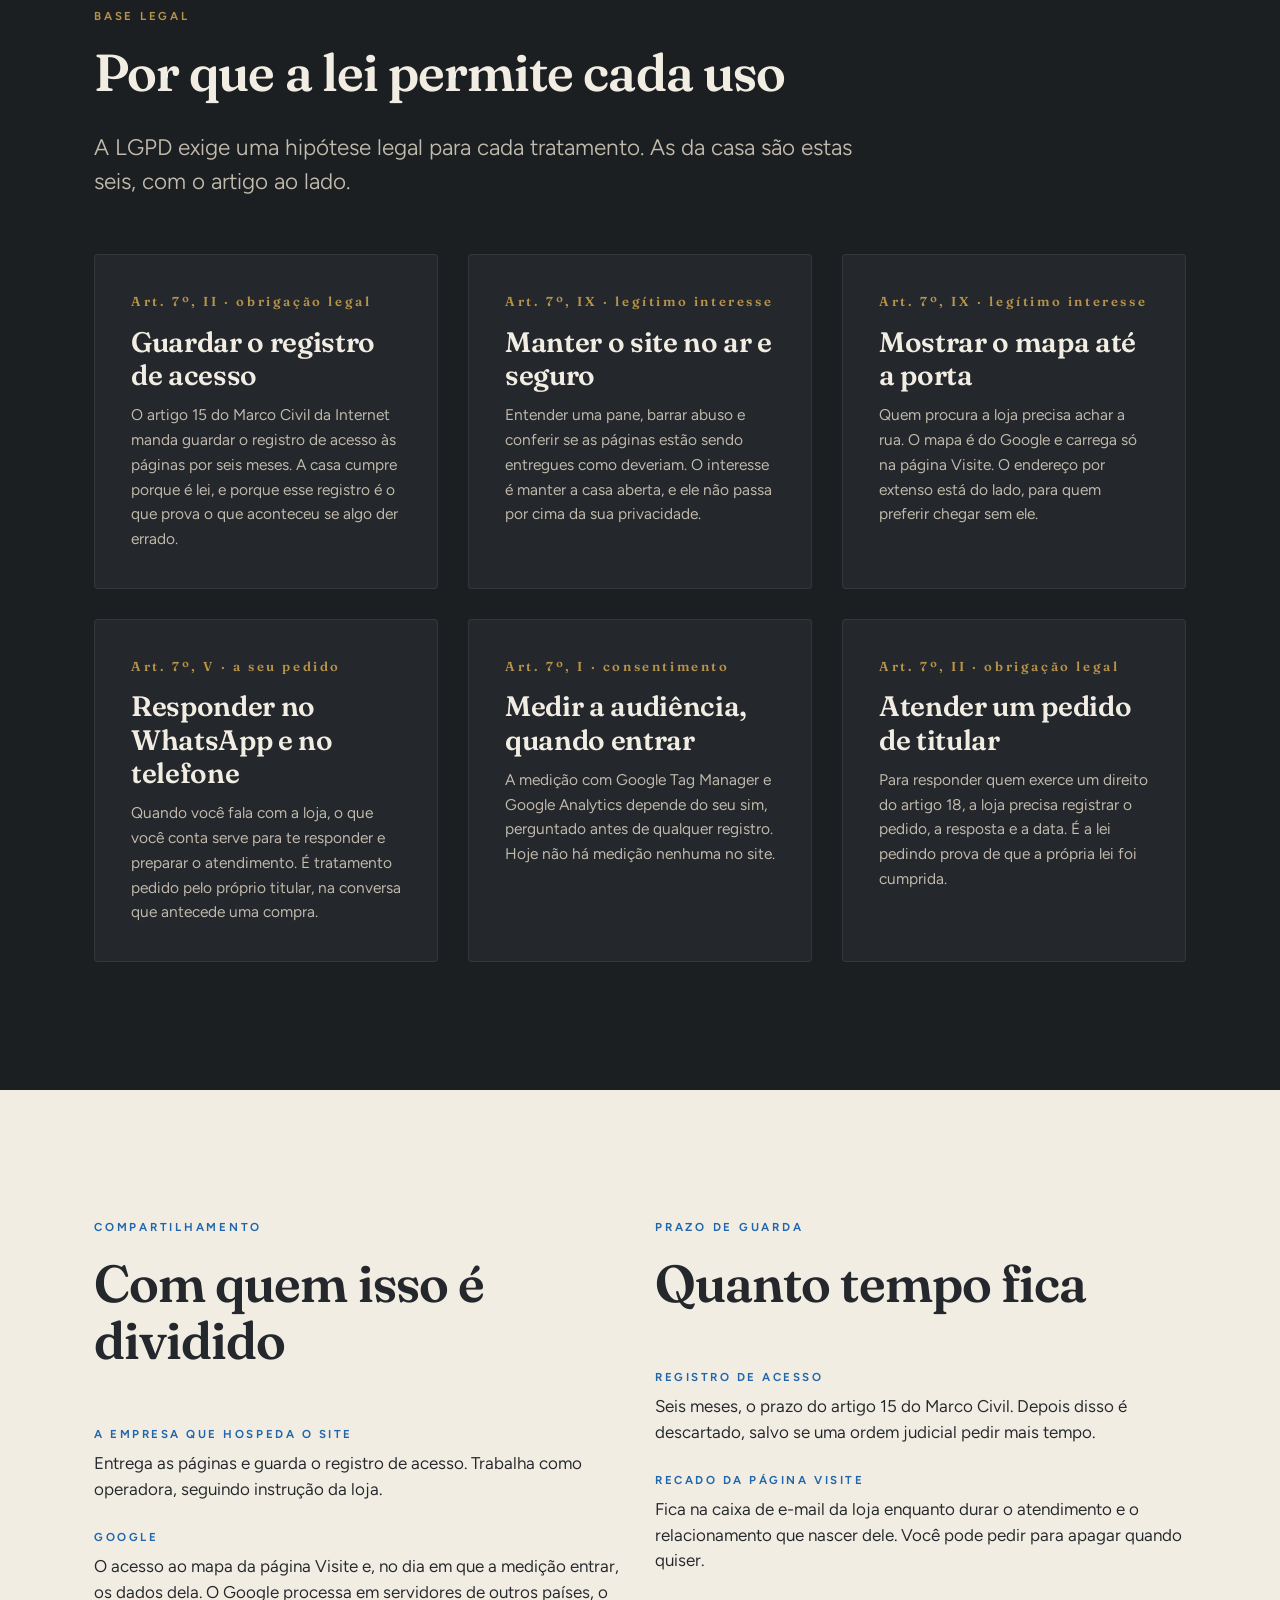
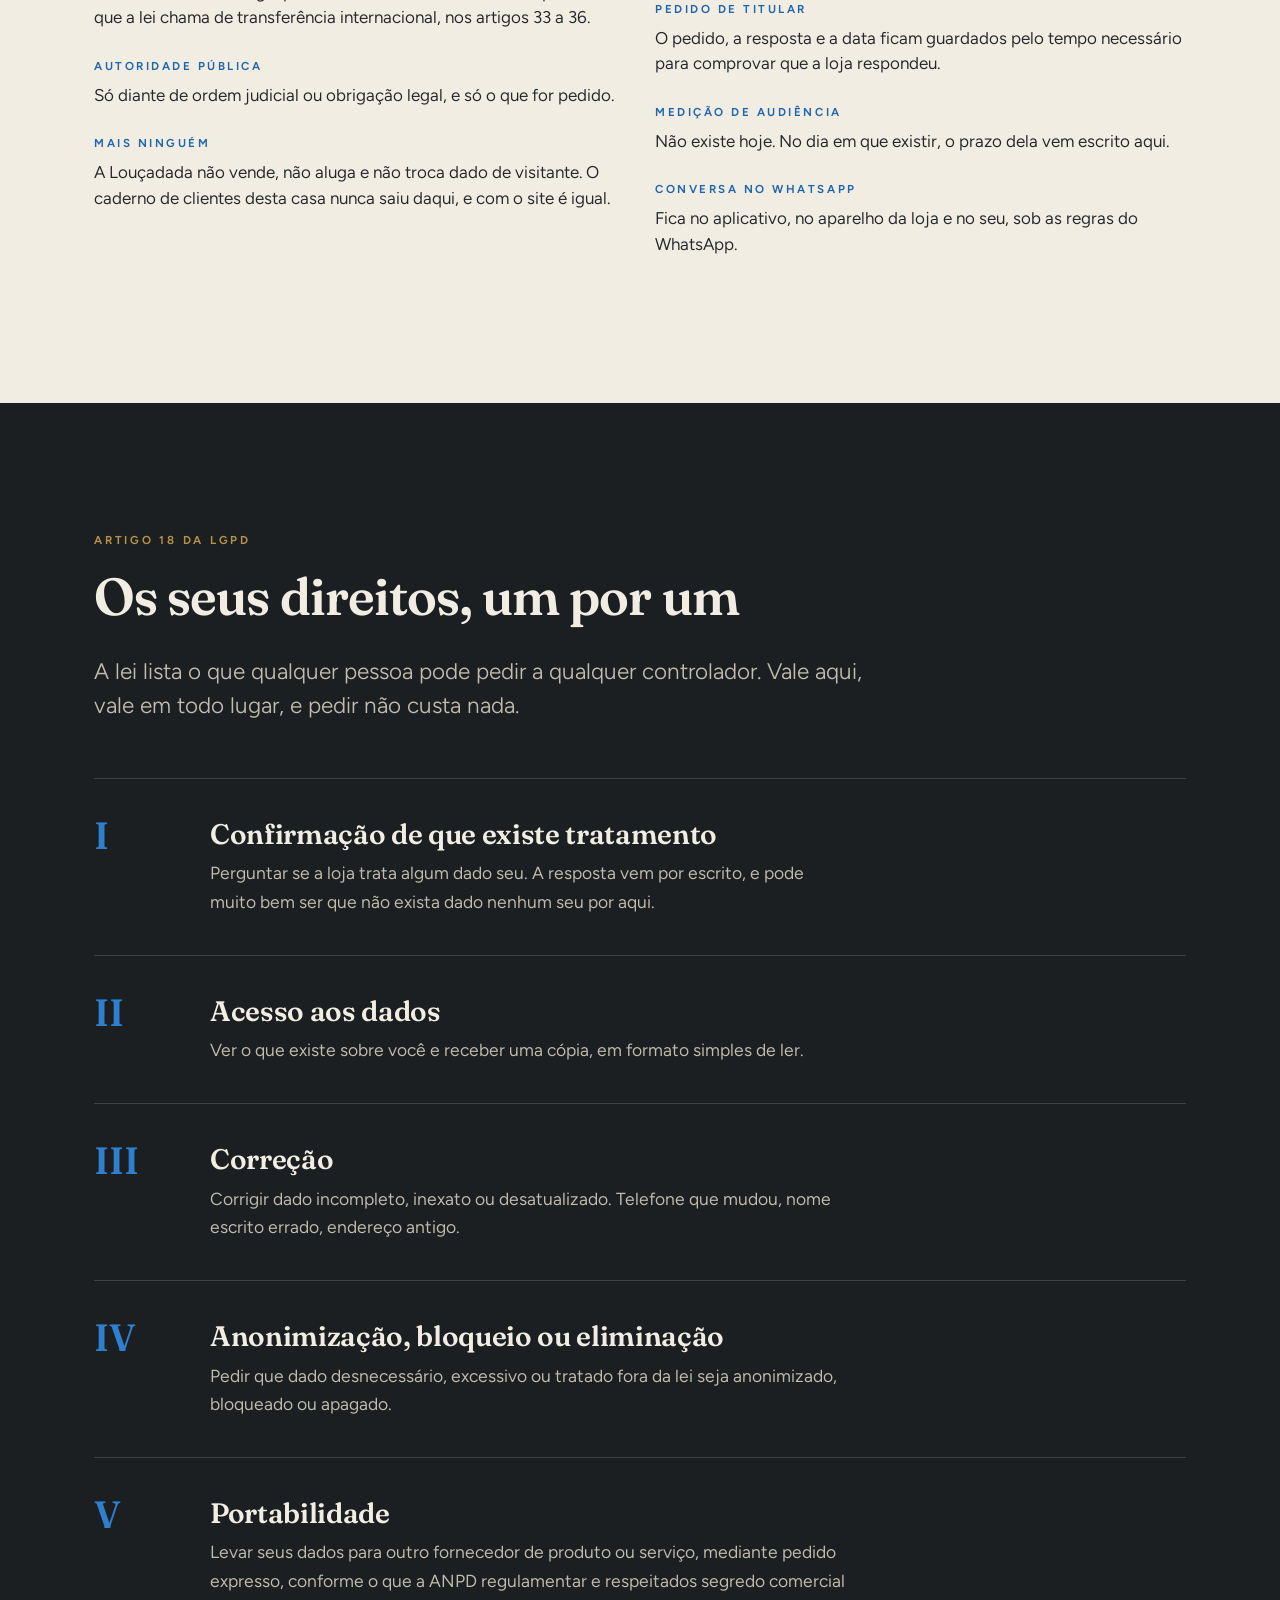
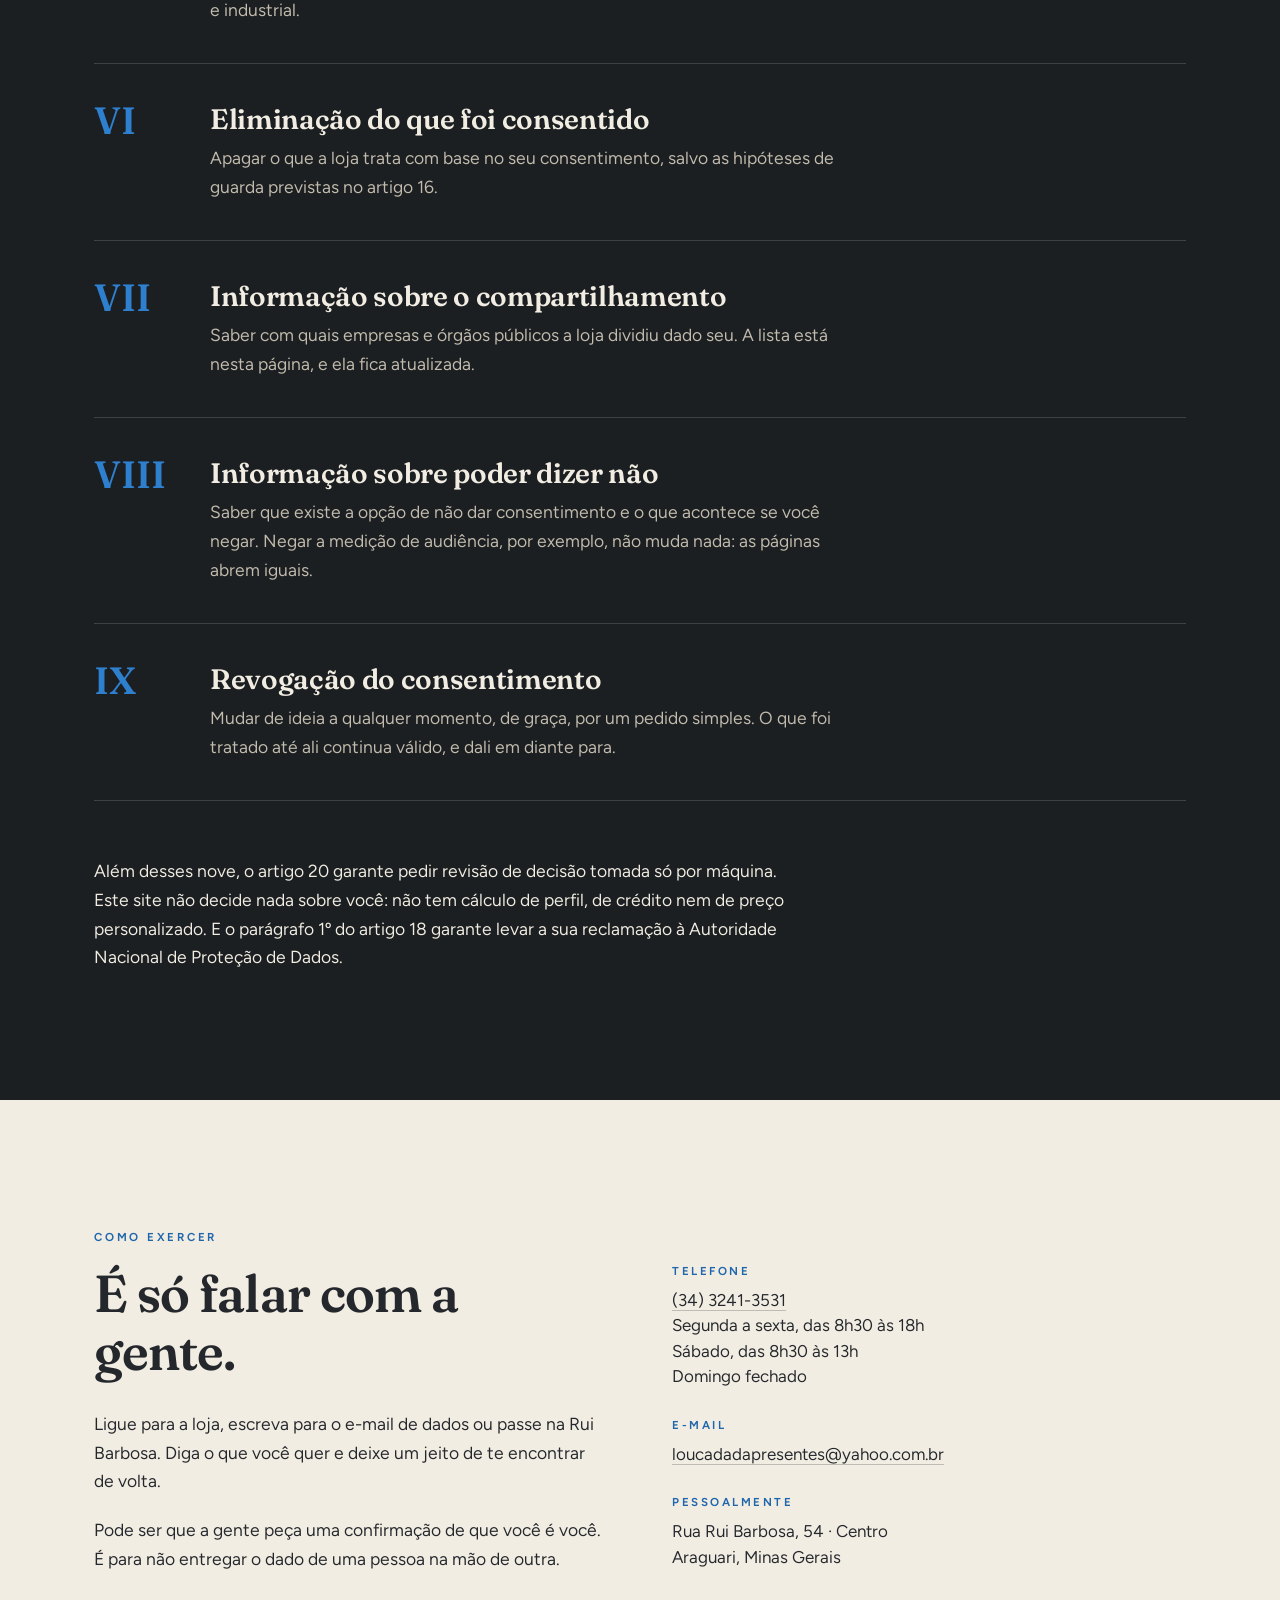
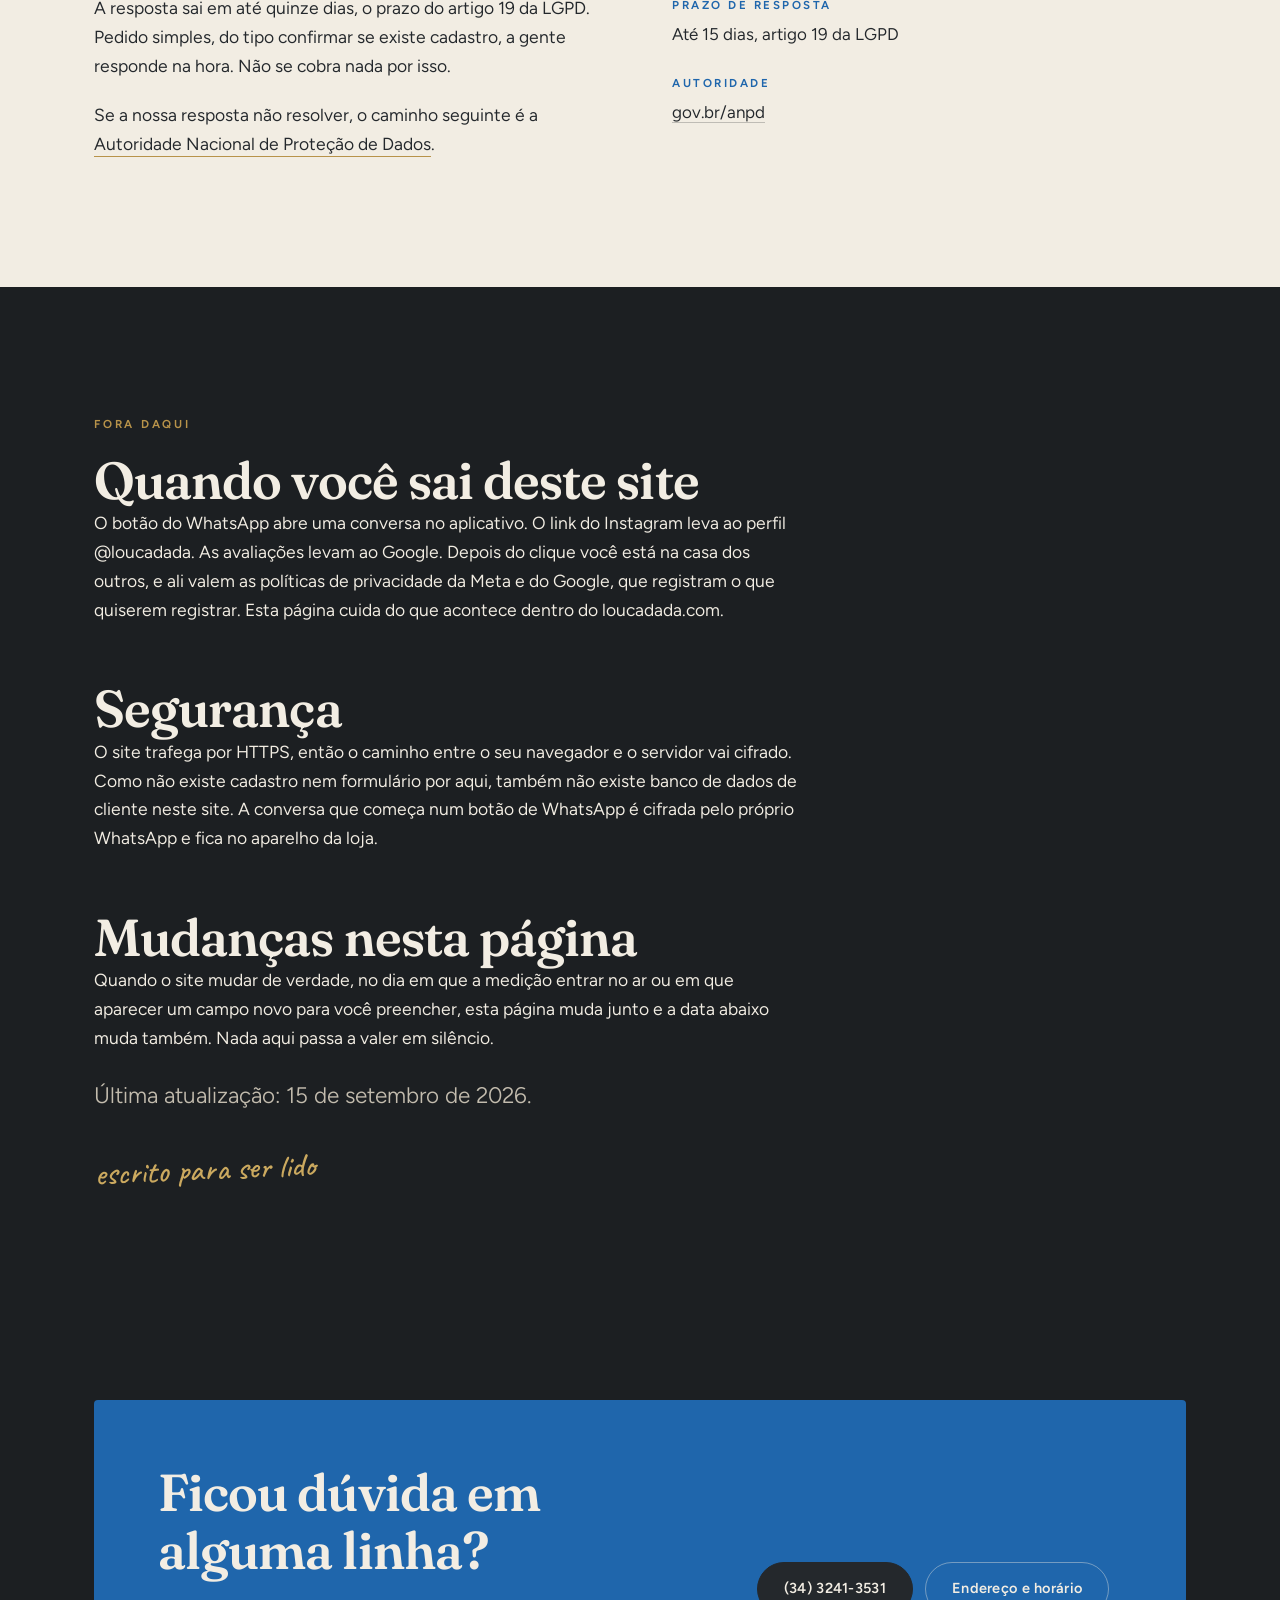
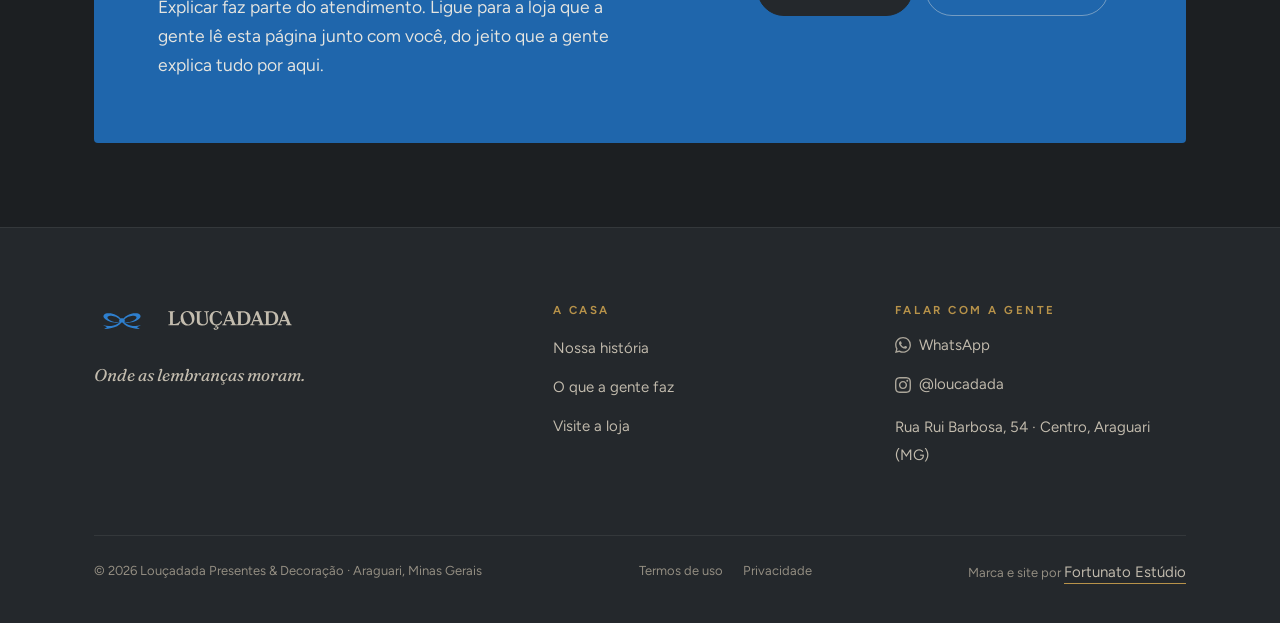
<file: privacidade/index.html>
<!DOCTYPE html>
<html lang="pt-BR">
<head>
<meta charset="utf-8" />
<meta name="robots" content="noindex, nofollow" />
<!-- Endereço provisório de teste. O noindex existe para o Google não
     indexar esta cópia e concorrer com o domínio final. Some quando
     o site for para o domínio de verdade. -->

<meta name="viewport" content="width=device-width, initial-scale=1, viewport-fit=cover" />
<title>Política de privacidade · Louçadada</title>
<meta name="description" content="O que o site da Louçadada coleta, o que não coleta, cookies, mapa, com quem os dados são divididos e como exercer seus direitos pela LGPD." />
<link rel="canonical" href="https://loucadada.com/privacidade/" />
<meta name="theme-color" content="#1C1F22" />

<meta property="og:type" content="website" />
<meta property="og:locale" content="pt_BR" />
<meta property="og:site_name" content="Louçadada" />
<meta property="og:title" content="Política de privacidade · Louçadada" />
<meta property="og:description" content="Sem letra miúda: o que este site recebe quando você entra, por quê, por quanto tempo e como pedir para ver, corrigir ou apagar." />
<meta property="og:url" content="https://loucadada.com/privacidade/" />
<meta property="og:image" content="https://loucadada.com/og.jpg?v=2" />
<meta property="og:image:type" content="image/jpeg" />
<meta property="og:image:width" content="1200" />
<meta property="og:image:height" content="630" />
<meta property="og:image:alt" content="A vitrine da Louçadada acesa no fim da tarde, cheia de peças de Natal, ao lado do logotipo da loja" />
<meta name="twitter:card" content="summary_large_image" />
<meta name="twitter:image" content="https://loucadada.com/og.jpg?v=2" />

<link rel="icon" href="../favicon.svg" type="image/svg+xml" />
<link rel="icon" href="../favicon-32.png" sizes="32x32" type="image/png" />
<link rel="apple-touch-icon" href="../apple-touch-icon.png" />

<link rel="preload" href="../assets/fontes/figtree-latin-300_700-normal.woff2" as="font" type="font/woff2" crossorigin />
<link rel="preload" href="../assets/fontes/fraunces-latin-400_700-normal.woff2" as="font" type="font/woff2" crossorigin />
<link rel="stylesheet" href="../assets/fontes/fontes.css?v=4" />
<link rel="stylesheet" href="../assets/css/site.css?v=11" />

<script type="application/ld+json">
{
  "@context":"https://schema.org",
  "@type":"WebPage",
  "@id":"https://loucadada.com/privacidade/#pagina",
  "name":"Política de privacidade",
  "description":"Como o site da Louçadada trata dados pessoais: o que coleta, o que não coleta, cookies, compartilhamento, prazos de guarda e os direitos do titular previstos na Lei 13.709/2018.",
  "url":"https://loucadada.com/privacidade/",
  "inLanguage":"pt-BR",
  "dateModified":"2026-09-15",
  "isPartOf":{"@type":"WebSite","@id":"https://loucadada.com/#site"},
  "about":{"@id":"https://loucadada.com/#loja"},
  "publisher":{"@id":"https://loucadada.com/#loja"}
}
</script>
<script type="application/ld+json">
{
  "@context":"https://schema.org",
  "@type":"BreadcrumbList",
  "itemListElement":[
    {"@type":"ListItem","position":1,"name":"Início","item":"https://loucadada.com/"},
    {"@type":"ListItem","position":2,"name":"Política de privacidade","item":"https://loucadada.com/privacidade/"}
  ]
}
</script>
</head>
<body>

<svg class="so-leitor" aria-hidden="true" focusable="false" xmlns="http://www.w3.org/2000/svg">
  <symbol id="laco" viewBox="0 0 1080 582.32"><path d="M893.17,372.02c-58.14,15.87-131.89,16.3-190.38,2.32-31.32-7.49-60.39-19.02-87.2-36.39-13.07-8.47-24.76-17.18-35.02-29.49,36.34,15.32,74.96,17.38,113.34,12.21,41.78-5.63,81.86-16.86,119.99-34.56,30.7-14.25,67.03-36.78,79.9-67.64,9.59-23,1.94-46.54-18.32-60.27-14.14-9.58-29.8-14.99-47.24-17.63-58.6-8.9-118.88,4.42-171.42,31.53-35.02,17.92-65.8,40.87-92.23,69.97-1.22-.48-2.62-.94-4.13-1.36-13.35-3.76-27.55-3.76-40.9,0-1.51.42-2.91.88-4.13,1.36-26.43-29.1-57.21-52.05-92.23-69.97-52.54-27.11-112.83-40.43-171.42-31.53-17.44,2.65-33.1,8.05-47.24,17.63-20.26,13.74-27.92,37.27-18.32,60.27,12.87,30.86,49.2,53.39,79.9,67.64,38.13,17.7,78.21,28.93,119.99,34.56,38.38,5.17,77,3.11,113.34-12.21-10.27,12.3-21.95,21.02-35.02,29.49-26.81,17.37-55.88,28.9-87.2,36.39-58.48,13.98-132.24,13.54-190.38-2.32-2.05-.56-4.09.68-4.46,2.36-.25,1.14.21,3.12,2.08,4.06,21.92,10.98,43.88,20.18,67.38,29.32l-25.42,16.32-24.28,14.12c-1.46.85-1.68,3.1-1.05,4.38.51,1.03,1.64,2.01,3.82,1.91,45.13-2.08,89.01-7.76,133.08-18.09,71.55-16.77,147.76-51.64,193.98-109.85,1.07-.1,2.6-.1,4.03-.07,2.67.05,5.34.05,8.01,0,1.43-.03,2.96-.02,4.03.07,46.22,58.21,122.43,93.08,193.98,109.85,44.07,10.33,87.94,16.01,133.08,18.09,2.17.1,3.31-.89,3.82-1.91.63-1.28.41-3.53-1.05-4.38l-24.28-14.12-25.42-16.32c23.5-9.14,45.46-18.34,67.38-29.32,1.87-.94,2.33-2.92,2.08-4.06-.37-1.68-2.41-2.92-4.46-2.36ZM744.29,187.37c21.28-1.94,52.23.68,67.33,13.47,15.63,13.24,6.81,34.24-7.06,49.13-46.36,49.81-154.86,76.95-219.06,50.19,12.61-14.25,12.23-32.12-.57-45.95,45.09-38.13,100.87-61.52,159.36-66.84ZM494.5,300.16c-64.21,26.76-172.71-.38-219.06-50.19-13.86-14.9-22.69-35.89-7.06-49.13,15.1-12.79,46.05-15.41,67.33-13.47,58.49,5.32,114.27,28.72,159.36,66.84-12.8,13.83-13.18,31.7-.57,45.95Z"/></symbol>
  <symbol id="whatsapp" viewBox="0 0 24 24"><path d="M17.472 14.382c-.297-.149-1.758-.867-2.03-.967-.273-.099-.471-.148-.67.15-.197.297-.767.966-.94 1.164-.173.199-.347.223-.644.075-.297-.15-1.255-.463-2.39-1.475-.883-.788-1.48-1.761-1.653-2.059-.173-.297-.018-.458.13-.606.134-.133.298-.347.446-.52.149-.174.198-.298.298-.497.099-.198.05-.371-.025-.52-.075-.149-.669-1.612-.916-2.207-.242-.579-.487-.5-.669-.51-.173-.008-.371-.01-.57-.01-.198 0-.52.074-.792.372-.272.297-1.04 1.016-1.04 2.479 0 1.462 1.065 2.875 1.213 3.074.149.198 2.096 3.2 5.077 4.487.709.306 1.262.489 1.694.625.712.227 1.36.195 1.871.118.571-.085 1.758-.719 2.006-1.413.248-.694.248-1.289.173-1.413-.074-.124-.272-.198-.57-.347m-5.421 7.403h-.004a9.87 9.87 0 01-5.031-1.378l-.361-.214-3.741.982.998-3.648-.235-.374a9.86 9.86 0 01-1.51-5.26c.001-5.45 4.436-9.884 9.888-9.884 2.64 0 5.122 1.03 6.988 2.898a9.825 9.825 0 012.893 6.994c-.003 5.45-4.437 9.884-9.885 9.884m8.413-18.297A11.815 11.815 0 0012.05 0C5.495 0 .16 5.335.157 11.892c0 2.096.547 4.142 1.588 5.945L.057 24l6.305-1.654a11.882 11.882 0 005.683 1.448h.005c6.554 0 11.89-5.335 11.893-11.893a11.821 11.821 0 00-3.48-8.413z"/></symbol>
  <symbol id="instagram" viewBox="0 0 24 24"><path d="M12 0C8.74 0 8.333.015 7.053.072 5.775.132 4.905.333 4.14.63c-.789.306-1.459.717-2.126 1.384S.935 3.35.63 4.14C.333 4.905.131 5.775.072 7.053.012 8.333 0 8.74 0 12s.015 3.667.072 4.947c.06 1.277.261 2.148.558 2.913.306.788.717 1.459 1.384 2.126.667.666 1.336 1.079 2.126 1.384.766.296 1.636.499 2.913.558C8.333 23.988 8.74 24 12 24s3.667-.015 4.947-.072c1.277-.06 2.148-.262 2.913-.558.788-.306 1.459-.718 2.126-1.384.666-.667 1.079-1.335 1.384-2.126.296-.765.499-1.636.558-2.913.06-1.28.072-1.687.072-4.947s-.015-3.667-.072-4.947c-.06-1.277-.262-2.149-.558-2.913-.306-.789-.718-1.459-1.384-2.126C21.319 1.347 20.651.935 19.86.63c-.765-.297-1.636-.499-2.913-.558C15.667.012 15.26 0 12 0zm0 2.16c3.203 0 3.585.016 4.85.071 1.17.055 1.805.249 2.227.415.562.217.96.477 1.382.896.419.42.679.819.896 1.381.164.422.36 1.057.413 2.227.057 1.266.07 1.646.07 4.85s-.015 3.585-.074 4.85c-.061 1.17-.256 1.805-.421 2.227-.224.562-.479.96-.899 1.382-.419.419-.824.679-1.38.896-.42.164-1.065.36-2.235.413-1.274.057-1.649.07-4.859.07-3.211 0-3.586-.015-4.859-.074-1.171-.061-1.816-.256-2.236-.421-.569-.224-.96-.479-1.379-.899-.421-.419-.69-.824-.9-1.38-.165-.42-.359-1.065-.42-2.235-.045-1.26-.061-1.649-.061-4.844 0-3.196.016-3.586.061-4.861.061-1.17.255-1.814.42-2.234.21-.57.479-.96.9-1.381.419-.419.81-.689 1.379-.898.42-.166 1.051-.361 2.221-.421 1.275-.045 1.65-.06 4.859-.06l.045.03zm0 3.678c-3.405 0-6.162 2.76-6.162 6.162 0 3.405 2.76 6.162 6.162 6.162 3.405 0 6.162-2.76 6.162-6.162 0-3.405-2.76-6.162-6.162-6.162zM12 16c-2.21 0-4-1.79-4-4s1.79-4 4-4 4 1.79 4 4-1.79 4-4 4zm7.846-10.405c0 .795-.646 1.44-1.44 1.44-.795 0-1.44-.646-1.44-1.44 0-.794.646-1.439 1.44-1.439.793-.001 1.44.645 1.44 1.439z"/></symbol>
  <symbol id="logotipo" viewBox="0 0 1080 267"><path d="M85.02,164.55c18.96,0,33.66-10.62,45.1-25l4.58,2.78-15.85,31.54H35.34v-5.56c11.77-.82,14.38-1.8,14.38-12.75v-77.78c0-10.95-2.61-12.09-14.38-12.91v-5.39h51.31v5.39c-11.77.82-14.38,1.96-14.38,12.91v81.87c0,3.1,1.96,4.9,4.9,4.9h7.84Z"/><path d="M249.73,116.67c0,35.3-21.57,59.64-56.87,59.64s-56.87-24.35-56.87-59.64,21.41-59.64,56.87-59.64,56.87,24.35,56.87,59.64ZM223.84,107.32c-8.55-28.31-22.35-46.34-45.66-39.3-23.46,7.08-24.84,29.69-16.29,58,8.5,28.16,22.19,46.38,45.66,39.3,23.31-7.04,24.79-29.84,16.29-58Z"/><path d="M291.56,139.87c0,18.96,13.24,26.8,29.25,26.8s28.43-9.31,28.43-28.11l-6.03-60.79c0-10.95-2.61-12.09-14.38-12.91v-5.39h39.22v5.39c-11.77.82-14.38,1.96-14.38,12.91l6.03,60.95c0,22.71-15.36,37.58-43.14,37.58-29.9,0-47.55-12.75-47.55-37.75v-60.79c0-10.95-2.61-12.09-14.38-12.91v-5.39h51.31v5.39c-11.93.82-14.38,1.96-14.38,12.91v62.09Z"/><path d="M475.93,143.14c-6.86,19.12-20.59,31.54-43.14,33.01l-3.6,8.01c1.31-.49,2.45-.65,4.41-.65,7.35,0,12.58,3.76,12.58,10.46,0,8.01-8.5,16.01-22.22,16.01-10.78,0-18.3-4.9-18.3-10.46,0-2.78,2.29-5.39,5.23-5.39,3.92,0,5.07,2.12,6.37,4.58,1.14,2.45,2.61,5.23,7.84,5.23,5.72,0,9.15-3.1,9.15-7.68,0-3.1-2.61-5.23-6.05-5.23-2.45,0-4.25.65-5.88,2.12l-4.57-2.12,6.37-14.87c-30.88-1.8-51.8-25.65-51.8-59.48s22.71-59.64,55.72-59.64c12.42,0,21.08,3.1,27.62,7.68l2.29-5.23h6.37l8.99,32.35-5.23,1.63c-8.66-16.67-21.9-27.62-38.07-27.62-24.02,0-33.17,21.24-33.17,50.82s9.15,50.82,33.17,50.82c17.98,0,32.19-11.76,36.93-27.45l8.99,3.1Z"/><path d="M579.34,157.03c2.94,7.68,6.05,10.46,12.91,11.28v5.56h-47.22v-5.56c10.95-.82,13.56-2.78,10.79-9.97l-6.86-17.81h-42.65l-6.86,17.81c-2.61,6.7,1.31,9.15,12.42,9.97v5.56h-35.79v-5.56c7.35-.82,10.95-3.6,13.73-10.79l37.42-98.04h14.71l37.42,97.55ZM509.73,131.21h35.62l-17.97-46.24-17.65,46.24Z"/><path d="M592.17,173.86v-5.56c11.77-.82,14.38-1.8,14.38-12.75v-77.78c0-10.95-2.61-12.09-14.38-12.91v-5.39h53.11c39.38,0,62.26,19.94,62.26,57.19s-23.2,57.19-62.42,57.19h-52.94ZM634,68.63c-2.94,0-4.9,1.96-4.9,4.9v86.11c0,3.1,1.96,4.9,4.9,4.9h11.11c22.22,0,37.91-10.95,37.91-47.88s-15.36-48.04-37.75-48.04h-11.28Z"/><path d="M807.13,157.03c2.94,7.68,6.05,10.46,12.91,11.28v5.56h-47.23v-5.56c10.95-.82,13.56-2.78,10.79-9.97l-6.86-17.81h-42.65l-6.86,17.81c-2.61,6.7,1.31,9.15,12.42,9.97v5.56h-35.79v-5.56c7.35-.82,10.95-3.6,13.72-10.79l37.42-98.04h14.71l37.42,97.55ZM737.52,131.21h35.62l-17.97-46.24-17.65,46.24Z"/><path d="M819.95,173.86v-5.56c11.77-.82,14.38-1.8,14.38-12.75v-77.78c0-10.95-2.61-12.09-14.38-12.91v-5.39h53.11c39.38,0,62.26,19.94,62.26,57.19s-23.2,57.19-62.42,57.19h-52.94ZM861.79,68.63c-2.94,0-4.9,1.96-4.9,4.9v86.11c0,3.1,1.96,4.9,4.9,4.9h11.11c22.22,0,37.91-10.95,37.91-47.88s-15.36-48.04-37.75-48.04h-11.27Z"/><path d="M1031.75,157.03c2.94,7.68,6.05,10.46,12.91,11.28v5.56h-47.22v-5.56c10.95-.82,13.56-2.78,10.78-9.97l-6.86-17.81h-42.65l-6.86,17.81c-2.61,6.7,1.31,9.15,12.42,9.97v5.56h-35.79v-5.56c7.35-.82,10.95-3.6,13.73-10.79l37.42-98.04h14.71l37.42,97.55ZM962.14,131.21h35.62l-17.97-46.24-17.65,46.24Z"/></symbol>
</svg>

<a class="pular" href="#conteudo">Pular para o conteúdo</a>

<header class="topo">
  <div class="envelope topo__linha">
    <a class="marca" href="../index.html" aria-label="Louçadada, página inicial">
      <svg class="marca__laco" viewBox="0 0 1080 582.32" fill="currentColor" aria-hidden="true"><use href="#laco"></use></svg>
      <svg class="marca__nome" viewBox="0 0 1080 267" fill="currentColor" role="img" aria-label="Louçadada"><use href="#logotipo"></use></svg>
    </a>

    <button class="abrir-menu" aria-expanded="false" aria-controls="menu">Menu</button>

    <nav class="menu" id="menu" data-aberto="false" aria-label="Principal">
      <button class="fechar-menu" type="button">Fechar</button>
      <a href="../index.html">Início</a>
      <a href="../a-casa/index.html">A casa</a>
      <a href="../em-casa/index.html">O que a gente faz</a>
      <a href="../visite/index.html">Visite</a>
      <a class="botao botao--azul" href="https://wa.me/5534998703531?text=Ol%C3%A1%2C%20vim%20pelo%20site%20e%20gostaria%20de%20falar%20com%20uma%20atendente." rel="noopener">Chamar no WhatsApp</a>
    </nav>
  </div>
</header>

<main id="conteudo">

  <!-- ABERTURA ------------------------------------------------------------ -->
  <section class="abertura">
    <div class="envelope">
      <div class="surge">
        <span class="sobrelinha">Política de privacidade · Lei 13.709/2018</span>
        <h1>O que este site<br />sabe <em>de você</em>.</h1>
        <p class="linha-fina mt-p">
          Pouca coisa, e está tudo escrito aqui embaixo. Esta página vale para o
          loucadada.com e conta o que a casa recebe quando você entra, por que
          recebe, com quem isso é dividido, quanto tempo fica guardado e como se
          pede para ver, corrigir ou apagar.
        </p>
        <p class="nota mt-p">sem letra miúda</p>
      </div>
    </div>
  </section>

  <!-- CONTROLADOR ---------------------------------------------------------- -->
  <section class="secao claro">
    <div class="envelope duas">
      <div class="surge">
        <span class="sobrelinha">Quem responde</span>
        <h2>O controlador é a loja.</h2>
        <div class="texto mt-p">
          <p>
            Controlador, no vocabulário da lei, é quem decide o que se faz com os
            dados. Aqui é a própria Louçadada, a casa da Rua Rui Barbosa, 54, em
            Araguari.
          </p>
          <p>
            A loja é de pequeno porte e ainda não nomeou um encarregado. A Resolução
            CD/ANPD nº 2, de 2022, permite isso, desde que exista um canal aberto
            para tratar do assunto. O canal é o telefone e o e-mail ao lado, e quem
            atende é gente da casa, com nome.
          </p>
        </div>
      </div>

      <dl class="ficha surge">
        <div>
          <dt>Controlador</dt>
          <dd>Loucadada de Araguari LTDA</dd>
        </div>
        <div>
          <dt>CNPJ</dt>
          <dd>23.113.863/0001-70</dd>
        </div>
        <div>
          <dt>Nome na porta</dt>
          <dd>Louçadada Presentes &amp; Decoração, aberta em 1966</dd>
        </div>
        <div>
          <dt>Endereço</dt>
          <dd>Rua Rui Barbosa, 54 · Centro<br />Araguari, Minas Gerais · 38440-222</dd>
        </div>
        <div>
          <dt>Telefone</dt>
          <dd><a href="tel:+553432413531">(34) 3241-3531</a></dd>
        </div>
        <div>
          <dt>E-mail para assunto de dados</dt>
          <dd><a href="mailto:loucadadapresentes@yahoo.com.br">loucadadapresentes@yahoo.com.br</a></dd>
        </div>
      </dl>
    </div>
  </section>

  <!-- O QUE O SITE RECEBE --------------------------------------------------- -->
  <section class="secao">
    <div class="envelope">
      <div class="surge">
        <span class="sobrelinha">Coleta</span>
        <h2>O que o site recebe quando você entra</h2>
        <p class="linha-fina mt-p">
          Este site é estático: as páginas já estão prontas no servidor e são
          entregues como estão. O site inteiro não tem formulário, nem campo de
          busca, nem login, nem carrinho. Não existe um lugar sequer aqui onde
          você digite alguma coisa. O que existe de coleta cabe nestas linhas.
        </p>
      </div>

      <div class="passos mt-m surge">
        <div class="passo">
          <span class="passo__n">01</span>
          <div>
            <h3>O registro de acesso do servidor</h3>
            <p>
              Todo site mora em um servidor, e todo servidor anota quem pediu o quê.
              A cada página aberta ficam registrados o endereço IP do acesso, a data
              e a hora, o endereço da página pedida e a identificação do navegador e
              do sistema. Quem faz esse registro é a empresa que hospeda o site. A
              loja não instalou ferramenta nenhuma para isso. O registro serve para
              manter o site no ar, entender uma pane e cumprir o artigo 15 do Marco
              Civil da Internet.
            </p>
          </div>
        </div>

        <div class="passo">
          <span class="passo__n">02</span>
          <div>
            <h3>Quando você clica no WhatsApp</h3>
            <p>
              Os botões de WhatsApp do site abrem uma conversa já escrita com o
              número da loja. Quem leva a mensagem é o WhatsApp, não este site: o
              seu número aparece para a loja do mesmo jeito que apareceria se você
              digitasse o contato na mão. O que a gente recebe é a conversa, e ela
              fica no aparelho da loja, sob as regras do próprio WhatsApp. Clicar
              é escolha sua. O telefone e a porta da loja continuam abertos.
            </p>
          </div>
        </div>

        <div class="passo">
          <span class="passo__n">03</span>
          <div>
            <h3>As letras e o código vêm daqui mesmo</h3>
            <p>
              As fontes do site estão hospedadas no próprio domínio. Seu navegador
              pede as letras a loucadada.com e a mais ninguém, então nenhum
              servidor de fonte de terceiro recebe o seu IP por causa desta visita.
              O CSS e o JavaScript também saem daqui. O JavaScript é curto e faz
              quatro coisas: abre o menu no celular, reveza as fotos da capa, revela
              as seções conforme você rola e escreve o ano no rodapé. Ele não guarda
              nada no seu aparelho.
            </p>
          </div>
        </div>

        <div class="passo">
          <span class="passo__n">04</span>
          <div>
            <h3>O que o site não recebe</h3>
            <p>
              Fora o que está acima, nada. Não tem cadastro, não tem login, não tem
              carrinho, não tem newsletter, não tem cookie de publicidade. A loja não
              recebe pelo site o seu CPF, sua data de nascimento, seu endereço de
              entrega nem qualquer dado de pagamento. Aqui dentro não existe perfil
              de comportamento, pontuação de cliente nem lista para vender a
              terceiro.
            </p>
          </div>
        </div>
      </div>
    </div>
  </section>

  <!-- COOKIES E MEDIÇÃO ----------------------------------------------------- -->
  <section class="secao claro">
    <div class="envelope">
      <div class="surge">
        <span class="sobrelinha">Cookies e audiência</span>
        <h2>Cookies, mapa e medição</h2>
        <p class="linha-fina mt-p">
          Cookie é um arquivinho que um site pede ao navegador para guardar, para
          reconhecer você depois. Vale separar o que existe hoje do que a casa
          pretende fazer.
        </p>
      </div>

      <div class="texto mt-m surge">
        <h3>Hoje, nenhum cookie nosso</h3>
        <p>
          O site não grava cookie próprio. Não tem pixel de rede social, tag de
          remarketing, mapa de calor nem contador de visita. Abra a lista de cookies
          do seu navegador no endereço loucadada.com: não vai achar nenhum.
        </p>
      </div>

      <div class="texto mt-m surge">
        <h3>O mapa da página Visite é do Google</h3>
        <p>
          Para mostrar o caminho até a porta, a página Visite traz um mapa do Google
          embutido. Quando você chega perto dele, seu navegador pede o mapa direto
          aos servidores do Google, e o Google pode registrar esse acesso: endereço
          IP, tipo de navegador e os cookies que ele já tenha no seu aparelho. Esse
          pedido sai do seu navegador sem passar pela loja, que também não recebe
          nada de volta. Ali vale a
          <a class="link" href="https://policies.google.com/privacy" rel="noopener">política de privacidade do Google</a>.
        </p>
        <p>
          O mapa só carrega na página Visite, e só quando a rolagem chega nele. Nas
          outras páginas, esta inclusive, ele não existe. Quem preferir não ser visto
          pelo Google pode usar o endereço escrito por extenso, que está na mesma
          página, e abrir o mapa da sua preferência.
        </p>
      </div>

      <div class="texto mt-m surge">
        <h3>Google Tag Manager e Google Analytics, o uso pretendido</h3>
        <p>
          A casa pretende medir a audiência do site com o Google Tag Manager e o
          Google Analytics, para saber quais páginas as pessoas leem e por onde
          chegaram. Hoje nenhum dos dois está no ar. Não existe script de medição no
          código deste site, e o único endereço do Google que o seu navegador procura
          é o do mapa.
        </p>
        <p>
          Quando entrarem, vão gravar cookies ou identificadores no seu navegador e
          registrar coisas como página visitada, tempo de leitura, origem da visita,
          tipo de aparelho e cidade aproximada, em número somado, sem saber o seu
          nome. A base legal dessa medição é o seu consentimento, então a instalação
          vem acompanhada de um aviso que pergunta antes e desta página reescrita,
          com data nova. Enquanto estiver escrito aqui que não estão instalados, não
          estão.
        </p>
      </div>
    </div>
  </section>

  <!-- BASE LEGAL ------------------------------------------------------------ -->
  <section class="secao">
    <div class="envelope">
      <div class="surge">
        <span class="sobrelinha">Base legal</span>
        <h2>Por que a lei permite cada uso</h2>
        <p class="linha-fina mt-p">
          A LGPD exige uma hipótese legal para cada tratamento. As da casa são estas
          seis, com o artigo ao lado.
        </p>
      </div>

      <div class="grade grade--3 mt-m">
        <article class="cartao surge">
          <span class="cartao__num">Art. 7º, II · obrigação legal</span>
          <h3>Guardar o registro de acesso</h3>
          <p>
            O artigo 15 do Marco Civil da Internet manda guardar o registro de acesso
            às páginas por seis meses. A casa cumpre porque é lei, e porque esse
            registro é o que prova o que aconteceu se algo der errado.
          </p>
        </article>

        <article class="cartao surge">
          <span class="cartao__num">Art. 7º, IX · legítimo interesse</span>
          <h3>Manter o site no ar e seguro</h3>
          <p>
            Entender uma pane, barrar abuso e conferir se as páginas estão sendo
            entregues como deveriam. O interesse é manter a casa aberta, e ele não
            passa por cima da sua privacidade.
          </p>
        </article>

        <article class="cartao surge">
          <span class="cartao__num">Art. 7º, IX · legítimo interesse</span>
          <h3>Mostrar o mapa até a porta</h3>
          <p>
            Quem procura a loja precisa achar a rua. O mapa é do Google e carrega
            só na página Visite. O endereço por extenso está do lado, para quem
            preferir chegar sem ele.
          </p>
        </article>

        <article class="cartao surge">
          <span class="cartao__num">Art. 7º, V · a seu pedido</span>
          <h3>Responder no WhatsApp e no telefone</h3>
          <p>
            Quando você fala com a loja, o que você conta serve para te responder e
            preparar o atendimento. É tratamento pedido pelo próprio titular, na
            conversa que antecede uma compra.
          </p>
        </article>

        <article class="cartao surge">
          <span class="cartao__num">Art. 7º, I · consentimento</span>
          <h3>Medir a audiência, quando entrar</h3>
          <p>
            A medição com Google Tag Manager e Google Analytics depende do seu sim,
            perguntado antes de qualquer registro. Hoje não há medição nenhuma no
            site.
          </p>
        </article>

        <article class="cartao surge">
          <span class="cartao__num">Art. 7º, II · obrigação legal</span>
          <h3>Atender um pedido de titular</h3>
          <p>
            Para responder quem exerce um direito do artigo 18, a loja precisa
            registrar o pedido, a resposta e a data. É a lei pedindo prova de que a
            própria lei foi cumprida.
          </p>
        </article>
      </div>
    </div>
  </section>

  <!-- COMPARTILHAMENTO E PRAZO ----------------------------------------------- -->
  <section class="secao claro">
    <div class="envelope grade grade--2">
      <div class="surge">
        <span class="sobrelinha">Compartilhamento</span>
        <h2>Com quem isso é dividido</h2>
        <dl class="ficha mt-m">
          <div>
            <dt>A empresa que hospeda o site</dt>
            <dd>
              Entrega as páginas e guarda o registro de acesso. Trabalha como
              operadora, seguindo instrução da loja.
            </dd>
          </div>
          <div>
            <dt>Google</dt>
            <dd>
              O acesso ao mapa da página Visite e, no dia em que a medição entrar, os
              dados dela. O Google processa em servidores de outros países, o que a
              lei chama de transferência internacional, nos artigos 33 a 36.
            </dd>
          </div>
          <div>
            <dt>Autoridade pública</dt>
            <dd>
              Só diante de ordem judicial ou obrigação legal, e só o que for pedido.
            </dd>
          </div>
          <div>
            <dt>Mais ninguém</dt>
            <dd>
              A Louçadada não vende, não aluga e não troca dado de visitante. O
              caderno de clientes desta casa nunca saiu daqui, e com o site é igual.
            </dd>
          </div>
        </dl>
      </div>

      <div class="surge">
        <span class="sobrelinha">Prazo de guarda</span>
        <h2>Quanto tempo fica</h2>
        <dl class="ficha mt-m">
          <div>
            <dt>Registro de acesso</dt>
            <dd>
              Seis meses, o prazo do artigo 15 do Marco Civil. Depois disso é
              descartado, salvo se uma ordem judicial pedir mais tempo.
            </dd>
          </div>
          <div>
            <dt>Recado da página Visite</dt>
            <dd>
              Fica na caixa de e-mail da loja enquanto durar o atendimento e o
              relacionamento que nascer dele. Você pode pedir para apagar quando
              quiser.
            </dd>
          </div>
          <div>
            <dt>Pedido de titular</dt>
            <dd>
              O pedido, a resposta e a data ficam guardados pelo tempo necessário
              para comprovar que a loja respondeu.
            </dd>
          </div>
          <div>
            <dt>Medição de audiência</dt>
            <dd>
              Não existe hoje. No dia em que existir, o prazo dela vem escrito aqui.
            </dd>
          </div>
          <div>
            <dt>Conversa no WhatsApp</dt>
            <dd>
              Fica no aplicativo, no aparelho da loja e no seu, sob as regras do
              WhatsApp.
            </dd>
          </div>
        </dl>
      </div>
    </div>
  </section>

  <!-- DIREITOS DO TITULAR ---------------------------------------------------- -->
  <section class="secao">
    <div class="envelope">
      <div class="surge">
        <span class="sobrelinha">Artigo 18 da LGPD</span>
        <h2>Os seus direitos, um por um</h2>
        <p class="linha-fina mt-p">
          A lei lista o que qualquer pessoa pode pedir a qualquer controlador. Vale
          aqui, vale em todo lugar, e pedir não custa nada.
        </p>
      </div>

      <div class="passos mt-m surge">
        <div class="passo">
          <span class="passo__n">I</span>
          <div>
            <h3>Confirmação de que existe tratamento</h3>
            <p>
              Perguntar se a loja trata algum dado seu. A resposta vem por escrito, e
              pode muito bem ser que não exista dado nenhum seu por aqui.
            </p>
          </div>
        </div>

        <div class="passo">
          <span class="passo__n">II</span>
          <div>
            <h3>Acesso aos dados</h3>
            <p>
              Ver o que existe sobre você e receber uma cópia, em formato simples de
              ler.
            </p>
          </div>
        </div>

        <div class="passo">
          <span class="passo__n">III</span>
          <div>
            <h3>Correção</h3>
            <p>
              Corrigir dado incompleto, inexato ou desatualizado. Telefone que mudou,
              nome escrito errado, endereço antigo.
            </p>
          </div>
        </div>

        <div class="passo">
          <span class="passo__n">IV</span>
          <div>
            <h3>Anonimização, bloqueio ou eliminação</h3>
            <p>
              Pedir que dado desnecessário, excessivo ou tratado fora da lei seja
              anonimizado, bloqueado ou apagado.
            </p>
          </div>
        </div>

        <div class="passo">
          <span class="passo__n">V</span>
          <div>
            <h3>Portabilidade</h3>
            <p>
              Levar seus dados para outro fornecedor de produto ou serviço, mediante
              pedido expresso, conforme o que a ANPD regulamentar e respeitados
              segredo comercial e industrial.
            </p>
          </div>
        </div>

        <div class="passo">
          <span class="passo__n">VI</span>
          <div>
            <h3>Eliminação do que foi consentido</h3>
            <p>
              Apagar o que a loja trata com base no seu consentimento, salvo as
              hipóteses de guarda previstas no artigo 16.
            </p>
          </div>
        </div>

        <div class="passo">
          <span class="passo__n">VII</span>
          <div>
            <h3>Informação sobre o compartilhamento</h3>
            <p>
              Saber com quais empresas e órgãos públicos a loja dividiu dado seu. A
              lista está nesta página, e ela fica atualizada.
            </p>
          </div>
        </div>

        <div class="passo">
          <span class="passo__n">VIII</span>
          <div>
            <h3>Informação sobre poder dizer não</h3>
            <p>
              Saber que existe a opção de não dar consentimento e o que acontece se
              você negar. Negar a medição de audiência, por exemplo, não muda nada:
              as páginas abrem iguais.
            </p>
          </div>
        </div>

        <div class="passo">
          <span class="passo__n">IX</span>
          <div>
            <h3>Revogação do consentimento</h3>
            <p>
              Mudar de ideia a qualquer momento, de graça, por um pedido simples. O
              que foi tratado até ali continua válido, e dali em diante para.
            </p>
          </div>
        </div>
      </div>

      <div class="texto mt-m surge">
        <p>
          Além desses nove, o artigo 20 garante pedir revisão de decisão tomada só
          por máquina. Este site não decide nada sobre você: não tem cálculo de
          perfil, de crédito nem de preço personalizado. E o parágrafo 1º do artigo
          18 garante levar a sua reclamação à Autoridade Nacional de Proteção de
          Dados.
        </p>
      </div>
    </div>
  </section>

  <!-- COMO EXERCER ----------------------------------------------------------- -->
  <section class="secao claro">
    <div class="envelope duas">
      <div class="surge">
        <span class="sobrelinha">Como exercer</span>
        <h2>É só falar com a gente.</h2>
        <div class="texto mt-p">
          <p>
            Ligue para a loja, escreva para o e-mail de dados ou passe na Rui
            Barbosa. Diga o que você quer e deixe um jeito de te encontrar de volta.
          </p>
          <p>
            Pode ser que a gente peça uma confirmação de que você é você. É para não
            entregar o dado de uma pessoa na mão de outra.
          </p>
          <p>
            A resposta sai em até quinze dias, o prazo do artigo 19 da LGPD. Pedido
            simples, do tipo confirmar se existe cadastro, a gente responde na hora.
            Não se cobra nada por isso.
          </p>
          <p>
            Se a nossa resposta não resolver, o caminho seguinte é a
            <a class="link" href="https://www.gov.br/anpd/pt-br" rel="noopener">Autoridade Nacional de Proteção de Dados</a>.
          </p>
        </div>
      </div>

      <dl class="ficha surge">
        <div>
          <dt>Telefone</dt>
          <dd>
            <a href="tel:+553432413531">(34) 3241-3531</a><br />
            Segunda a sexta, das 8h30 às 18h<br />
            Sábado, das 8h30 às 13h<br />
            Domingo fechado
          </dd>
        </div>
        <div>
          <dt>E-mail</dt>
          <dd><a href="mailto:loucadadapresentes@yahoo.com.br">loucadadapresentes@yahoo.com.br</a></dd>
        </div>
        <div>
          <dt>Pessoalmente</dt>
          <dd>Rua Rui Barbosa, 54 · Centro<br />Araguari, Minas Gerais</dd>
        </div>
        <div>
          <dt>Prazo de resposta</dt>
          <dd>Até 15 dias, artigo 19 da LGPD</dd>
        </div>
        <div>
          <dt>Autoridade</dt>
          <dd><a href="https://www.gov.br/anpd/pt-br" rel="noopener">gov.br/anpd</a></dd>
        </div>
      </dl>
    </div>
  </section>

  <!-- FORA DAQUI, SEGURANÇA, MUDANÇAS ---------------------------------------- -->
  <section class="secao">
    <div class="envelope">
      <div class="texto surge">
        <span class="sobrelinha">Fora daqui</span>
        <h2>Quando você sai deste site</h2>
        <p>
          O botão do WhatsApp abre uma conversa no aplicativo. O link do Instagram
          leva ao perfil @loucadada. As avaliações levam ao Google. Depois do clique
          você está na casa dos outros, e ali valem as políticas de privacidade da
          Meta e do Google, que registram o que quiserem registrar. Esta página cuida
          do que acontece dentro do loucadada.com.
        </p>
      </div>

      <div class="texto mt-m surge">
        <h2>Segurança</h2>
        <p>
          O site trafega por HTTPS, então o caminho entre o seu navegador e o servidor
          vai cifrado. Como não existe cadastro nem formulário por aqui, também não
          existe banco de dados de cliente neste site. A conversa que começa num
          botão de WhatsApp é cifrada pelo próprio WhatsApp e fica no aparelho da
          loja.
        </p>
      </div>

      <div class="texto mt-m surge">
        <h2>Mudanças nesta página</h2>
        <p>
          Quando o site mudar de verdade, no dia em que a medição entrar no ar ou em
          que aparecer um campo novo para você preencher, esta página muda junto e a
          data abaixo muda também. Nada aqui passa a valer em silêncio.
        </p>
        <p class="linha-fina mt-p">
          Última atualização: <time datetime="2026-09-15">15 de setembro de 2026</time>.
        </p>
        <p class="nota mt-p">escrito para ser lido</p>
      </div>
    </div>
  </section>

  <!-- CHAMADA FINAL ----------------------------------------------------------- -->
  <section class="secao--curta">
    <div class="envelope">
      <div class="chamada surge">
        <div>
          <h2>Ficou dúvida em alguma linha?</h2>
          <p>
            Explicar faz parte do atendimento. Ligue para a loja que a gente lê esta
            página junto com você, do jeito que a gente explica tudo por aqui.
          </p>
        </div>
        <div class="abertura__acoes">
          <a class="botao botao--escuro" href="tel:+553432413531">(34) 3241-3531</a>
          <a class="botao botao--linha" href="../visite/index.html" style="border-color:rgba(242,237,227,.4)">Endereço e horário</a>
        </div>
      </div>
    </div>
  </section>

</main>

<footer class="rodape">
  <div class="envelope">
    <div class="rodape__grade">
      <div>
        <a class="marca" href="../index.html" aria-label="Louçadada, página inicial">
          <svg class="marca__laco" viewBox="0 0 1080 582.32" fill="currentColor" aria-hidden="true"><use href="#laco"></use></svg>
          <svg class="marca__nome" viewBox="0 0 1080 267" fill="currentColor" role="img" aria-label="Louçadada"><use href="#logotipo"></use></svg>
        </a>
        <p class="rodape__frase">Onde as lembranças moram.</p>
      </div>

      <div>
        <h2>A casa</h2>
        <ul>
          <li><a href="../a-casa/index.html">Nossa história</a></li>
          <li><a href="../em-casa/index.html">O que a gente faz</a></li>
          <li><a href="../visite/index.html">Visite a loja</a></li>
        </ul>
      </div>

      <div>
        <h2>Falar com a gente</h2>
        <ul>
          <li><a class="com-icone" href="https://wa.me/5534998703531?text=Ol%C3%A1%2C%20vim%20pelo%20site%20e%20gostaria%20de%20falar%20com%20uma%20atendente." target="_blank" rel="noopener"><svg class="icone" viewBox="0 0 24 24" fill="currentColor" aria-hidden="true"><use href="#whatsapp"></use></svg>WhatsApp<span class="so-leitor"> (abre em uma nova aba)</span></a></li>
          <li><a class="com-icone" href="https://www.instagram.com/loucadada/" target="_blank" rel="noopener"><svg class="icone" viewBox="0 0 24 24" fill="currentColor" aria-hidden="true"><use href="#instagram"></use></svg>@loucadada<span class="so-leitor"> no Instagram (abre em uma nova aba)</span></a></li>
          <li><a href="../visite/index.html">Rua Rui Barbosa, 54 · Centro, Araguari (MG)</a></li>
        </ul>
      </div>
    </div>

    <div class="rodape__fim">
      <span>© <span data-ano>2026</span> Louçadada Presentes &amp; Decoração · Araguari, Minas Gerais</span>
      <span class="rodape__legais">
        <a href="../termos/index.html">Termos de uso</a>
        <a href="../privacidade/index.html">Privacidade</a>
      </span>
      <span>Marca e site por <a class="link" href="https://fortunatoestudio.com/" target="_blank" rel="noopener">Fortunato Estúdio</a><span class="so-leitor"> (abre em uma nova aba)</span></span>
    </div>
  </div>
</footer>

<script src="../assets/js/site.js?v=11" defer></script>
</body>
</html>
</file>
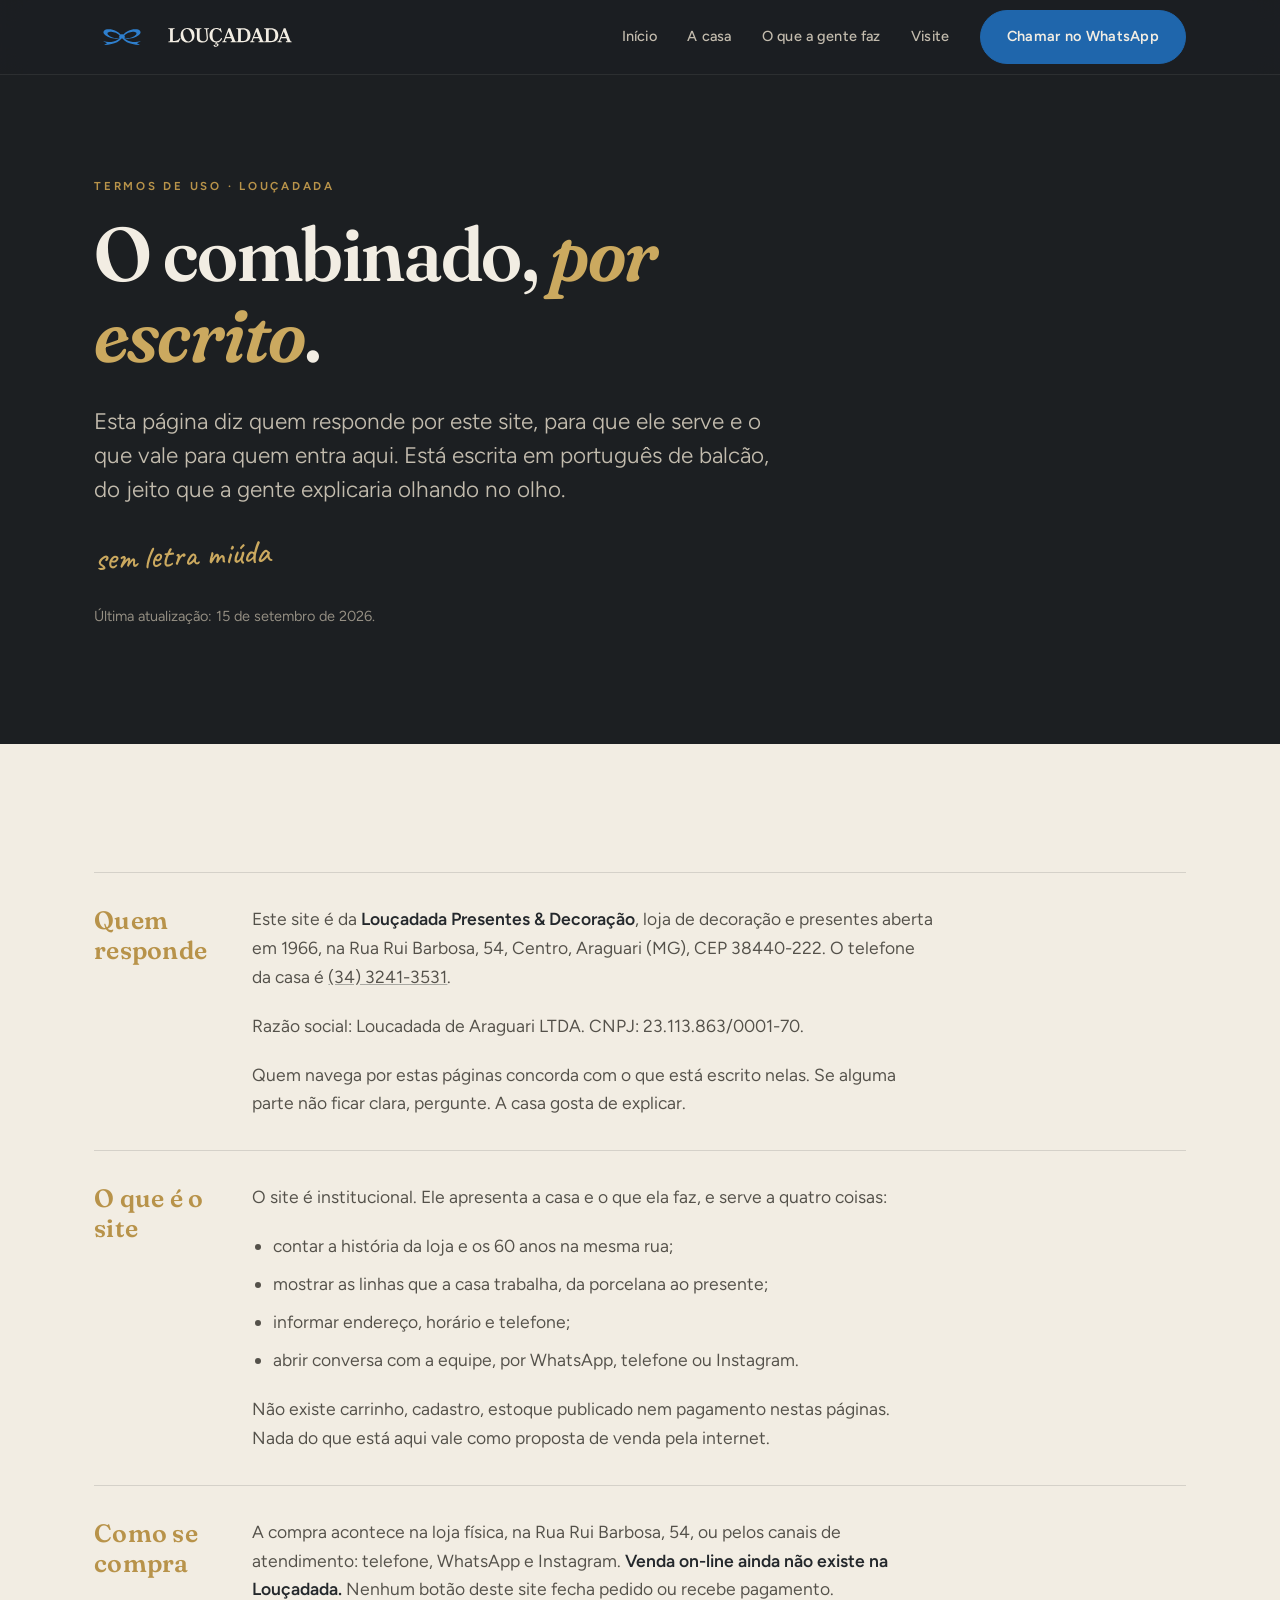
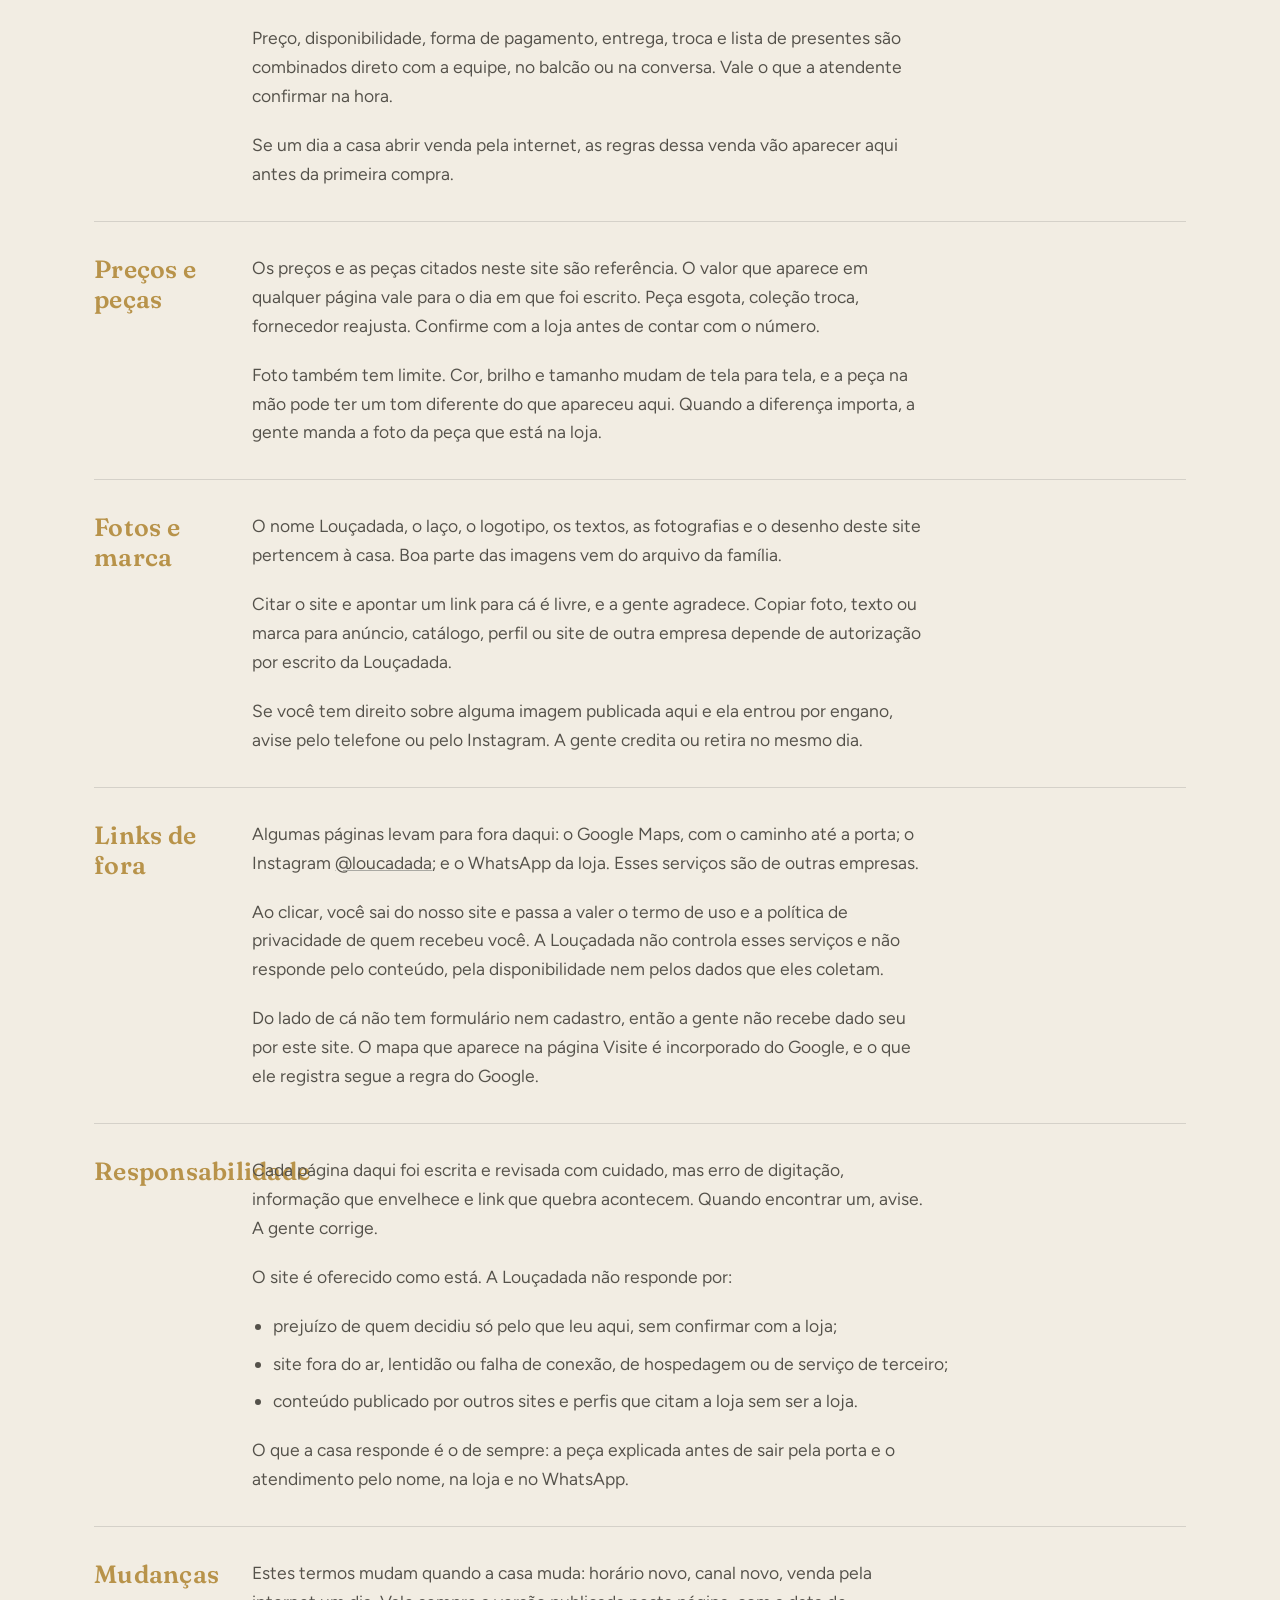
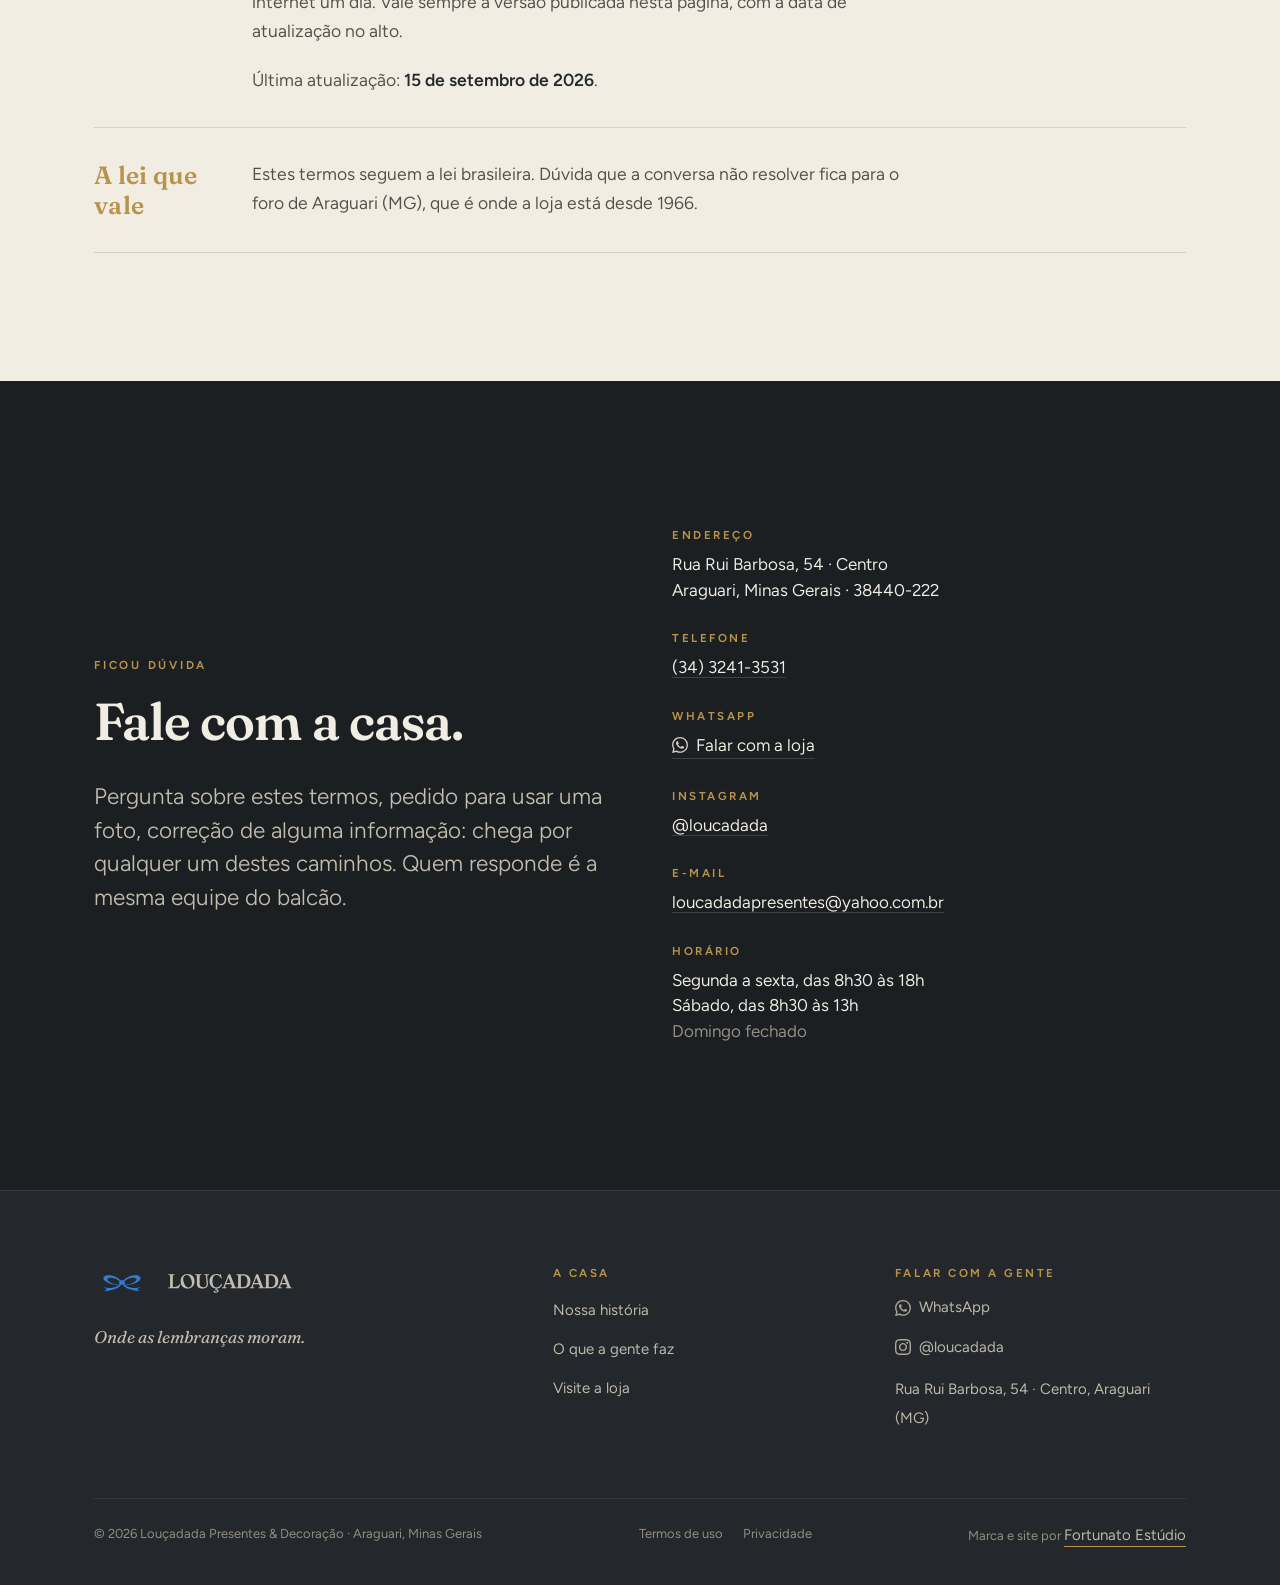
<file: termos/index.html>
<!DOCTYPE html>
<html lang="pt-BR">
<head>
<meta charset="utf-8" />
<meta name="robots" content="noindex, nofollow" />
<!-- Endereço provisório de teste. O noindex existe para o Google não
     indexar esta cópia e concorrer com o domínio final. Some quando
     o site for para o domínio de verdade. -->

<meta name="viewport" content="width=device-width, initial-scale=1, viewport-fit=cover" />
<title>Termos de uso · Louçadada</title>
<meta name="description" content="Os termos de uso do site da Louçadada, loja de Araguari (MG) desde 1966. Site institucional, sem venda on-line: a compra acontece na loja e no atendimento." />
<link rel="canonical" href="https://loucadada.com/termos/" />
<meta name="theme-color" content="#1C1F22" />

<meta property="og:type" content="website" />
<meta property="og:locale" content="pt_BR" />
<meta property="og:site_name" content="Louçadada" />
<meta property="og:title" content="Termos de uso · Louçadada" />
<meta property="og:description" content="Quem responde por este site, para que ele serve e como a compra acontece na Louçadada, em Araguari desde 1966." />
<meta property="og:url" content="https://loucadada.com/termos/" />
<meta property="og:image" content="https://loucadada.com/og.jpg?v=2" />
<meta property="og:image:type" content="image/jpeg" />
<meta property="og:image:width" content="1200" />
<meta property="og:image:height" content="630" />
<meta property="og:image:alt" content="A vitrine da Louçadada acesa no fim da tarde, cheia de peças de Natal, ao lado do logotipo da loja" />
<meta name="twitter:card" content="summary_large_image" />
<meta name="twitter:image" content="https://loucadada.com/og.jpg?v=2" />

<link rel="icon" href="../favicon.svg" type="image/svg+xml" />
<link rel="icon" href="../favicon-32.png" sizes="32x32" type="image/png" />
<link rel="apple-touch-icon" href="../apple-touch-icon.png" />

<link rel="preload" href="../assets/fontes/figtree-latin-300_700-normal.woff2" as="font" type="font/woff2" crossorigin />
<link rel="preload" href="../assets/fontes/fraunces-latin-400_700-normal.woff2" as="font" type="font/woff2" crossorigin />
<link rel="stylesheet" href="../assets/fontes/fontes.css?v=4" />
<link rel="stylesheet" href="../assets/css/site.css?v=11" />

<script type="application/ld+json">
{
  "@context":"https://schema.org",
  "@type":"HomeGoodsStore",
  "@id":"https://loucadada.com/#loja",
  "name":"Louçadada",
  "alternateName":"Louçadada Presentes & Decoração",
  "url":"https://loucadada.com/",
  "logo":"https://loucadada.com/icone-512.png",
  "image":"https://loucadada.com/og.jpg",
  "foundingDate":"1966",
  "address":{
    "@type":"PostalAddress",
    "streetAddress":"Rua Rui Barbosa, 54, Centro",
    "postalCode":"38440-222",
    "addressLocality":"Araguari",
    "addressRegion":"MG",
    "addressCountry":"BR"
  },
  "telephone":"+55-34-3241-3531",
  "email":"loucadadapresentes@yahoo.com.br",
  "sameAs":["https://www.instagram.com/loucadada/"]
}
</script>
<script type="application/ld+json">
{
  "@context":"https://schema.org",
  "@type":"WebPage",
  "@id":"https://loucadada.com/termos/#pagina",
  "name":"Termos de uso",
  "description":"Termos de uso do site institucional da Louçadada, loja de decoração e presentes em Araguari (MG) desde 1966.",
  "url":"https://loucadada.com/termos/",
  "inLanguage":"pt-BR",
  "dateModified":"2026-09-15",
  "isPartOf":{
    "@type":"WebSite",
    "@id":"https://loucadada.com/#site",
    "name":"Louçadada",
    "url":"https://loucadada.com/"
  },
  "about":{"@id":"https://loucadada.com/#loja"},
  "publisher":{"@id":"https://loucadada.com/#loja"}
}
</script>
<script type="application/ld+json">
{
  "@context":"https://schema.org",
  "@type":"BreadcrumbList",
  "itemListElement":[
    {"@type":"ListItem","position":1,"name":"Início","item":"https://loucadada.com/"},
    {"@type":"ListItem","position":2,"name":"Termos de uso","item":"https://loucadada.com/termos/"}
  ]
}
</script>
</head>
<body>

<svg class="so-leitor" aria-hidden="true" focusable="false" xmlns="http://www.w3.org/2000/svg">
  <symbol id="laco" viewBox="0 0 1080 582.32"><path d="M893.17,372.02c-58.14,15.87-131.89,16.3-190.38,2.32-31.32-7.49-60.39-19.02-87.2-36.39-13.07-8.47-24.76-17.18-35.02-29.49,36.34,15.32,74.96,17.38,113.34,12.21,41.78-5.63,81.86-16.86,119.99-34.56,30.7-14.25,67.03-36.78,79.9-67.64,9.59-23,1.94-46.54-18.32-60.27-14.14-9.58-29.8-14.99-47.24-17.63-58.6-8.9-118.88,4.42-171.42,31.53-35.02,17.92-65.8,40.87-92.23,69.97-1.22-.48-2.62-.94-4.13-1.36-13.35-3.76-27.55-3.76-40.9,0-1.51.42-2.91.88-4.13,1.36-26.43-29.1-57.21-52.05-92.23-69.97-52.54-27.11-112.83-40.43-171.42-31.53-17.44,2.65-33.1,8.05-47.24,17.63-20.26,13.74-27.92,37.27-18.32,60.27,12.87,30.86,49.2,53.39,79.9,67.64,38.13,17.7,78.21,28.93,119.99,34.56,38.38,5.17,77,3.11,113.34-12.21-10.27,12.3-21.95,21.02-35.02,29.49-26.81,17.37-55.88,28.9-87.2,36.39-58.48,13.98-132.24,13.54-190.38-2.32-2.05-.56-4.09.68-4.46,2.36-.25,1.14.21,3.12,2.08,4.06,21.92,10.98,43.88,20.18,67.38,29.32l-25.42,16.32-24.28,14.12c-1.46.85-1.68,3.1-1.05,4.38.51,1.03,1.64,2.01,3.82,1.91,45.13-2.08,89.01-7.76,133.08-18.09,71.55-16.77,147.76-51.64,193.98-109.85,1.07-.1,2.6-.1,4.03-.07,2.67.05,5.34.05,8.01,0,1.43-.03,2.96-.02,4.03.07,46.22,58.21,122.43,93.08,193.98,109.85,44.07,10.33,87.94,16.01,133.08,18.09,2.17.1,3.31-.89,3.82-1.91.63-1.28.41-3.53-1.05-4.38l-24.28-14.12-25.42-16.32c23.5-9.14,45.46-18.34,67.38-29.32,1.87-.94,2.33-2.92,2.08-4.06-.37-1.68-2.41-2.92-4.46-2.36ZM744.29,187.37c21.28-1.94,52.23.68,67.33,13.47,15.63,13.24,6.81,34.24-7.06,49.13-46.36,49.81-154.86,76.95-219.06,50.19,12.61-14.25,12.23-32.12-.57-45.95,45.09-38.13,100.87-61.52,159.36-66.84ZM494.5,300.16c-64.21,26.76-172.71-.38-219.06-50.19-13.86-14.9-22.69-35.89-7.06-49.13,15.1-12.79,46.05-15.41,67.33-13.47,58.49,5.32,114.27,28.72,159.36,66.84-12.8,13.83-13.18,31.7-.57,45.95Z"/></symbol>
  <symbol id="whatsapp" viewBox="0 0 24 24"><path d="M17.472 14.382c-.297-.149-1.758-.867-2.03-.967-.273-.099-.471-.148-.67.15-.197.297-.767.966-.94 1.164-.173.199-.347.223-.644.075-.297-.15-1.255-.463-2.39-1.475-.883-.788-1.48-1.761-1.653-2.059-.173-.297-.018-.458.13-.606.134-.133.298-.347.446-.52.149-.174.198-.298.298-.497.099-.198.05-.371-.025-.52-.075-.149-.669-1.612-.916-2.207-.242-.579-.487-.5-.669-.51-.173-.008-.371-.01-.57-.01-.198 0-.52.074-.792.372-.272.297-1.04 1.016-1.04 2.479 0 1.462 1.065 2.875 1.213 3.074.149.198 2.096 3.2 5.077 4.487.709.306 1.262.489 1.694.625.712.227 1.36.195 1.871.118.571-.085 1.758-.719 2.006-1.413.248-.694.248-1.289.173-1.413-.074-.124-.272-.198-.57-.347m-5.421 7.403h-.004a9.87 9.87 0 01-5.031-1.378l-.361-.214-3.741.982.998-3.648-.235-.374a9.86 9.86 0 01-1.51-5.26c.001-5.45 4.436-9.884 9.888-9.884 2.64 0 5.122 1.03 6.988 2.898a9.825 9.825 0 012.893 6.994c-.003 5.45-4.437 9.884-9.885 9.884m8.413-18.297A11.815 11.815 0 0012.05 0C5.495 0 .16 5.335.157 11.892c0 2.096.547 4.142 1.588 5.945L.057 24l6.305-1.654a11.882 11.882 0 005.683 1.448h.005c6.554 0 11.89-5.335 11.893-11.893a11.821 11.821 0 00-3.48-8.413z"/></symbol>
  <symbol id="instagram" viewBox="0 0 24 24"><path d="M12 0C8.74 0 8.333.015 7.053.072 5.775.132 4.905.333 4.14.63c-.789.306-1.459.717-2.126 1.384S.935 3.35.63 4.14C.333 4.905.131 5.775.072 7.053.012 8.333 0 8.74 0 12s.015 3.667.072 4.947c.06 1.277.261 2.148.558 2.913.306.788.717 1.459 1.384 2.126.667.666 1.336 1.079 2.126 1.384.766.296 1.636.499 2.913.558C8.333 23.988 8.74 24 12 24s3.667-.015 4.947-.072c1.277-.06 2.148-.262 2.913-.558.788-.306 1.459-.718 2.126-1.384.666-.667 1.079-1.335 1.384-2.126.296-.765.499-1.636.558-2.913.06-1.28.072-1.687.072-4.947s-.015-3.667-.072-4.947c-.06-1.277-.262-2.149-.558-2.913-.306-.789-.718-1.459-1.384-2.126C21.319 1.347 20.651.935 19.86.63c-.765-.297-1.636-.499-2.913-.558C15.667.012 15.26 0 12 0zm0 2.16c3.203 0 3.585.016 4.85.071 1.17.055 1.805.249 2.227.415.562.217.96.477 1.382.896.419.42.679.819.896 1.381.164.422.36 1.057.413 2.227.057 1.266.07 1.646.07 4.85s-.015 3.585-.074 4.85c-.061 1.17-.256 1.805-.421 2.227-.224.562-.479.96-.899 1.382-.419.419-.824.679-1.38.896-.42.164-1.065.36-2.235.413-1.274.057-1.649.07-4.859.07-3.211 0-3.586-.015-4.859-.074-1.171-.061-1.816-.256-2.236-.421-.569-.224-.96-.479-1.379-.899-.421-.419-.69-.824-.9-1.38-.165-.42-.359-1.065-.42-2.235-.045-1.26-.061-1.649-.061-4.844 0-3.196.016-3.586.061-4.861.061-1.17.255-1.814.42-2.234.21-.57.479-.96.9-1.381.419-.419.81-.689 1.379-.898.42-.166 1.051-.361 2.221-.421 1.275-.045 1.65-.06 4.859-.06l.045.03zm0 3.678c-3.405 0-6.162 2.76-6.162 6.162 0 3.405 2.76 6.162 6.162 6.162 3.405 0 6.162-2.76 6.162-6.162 0-3.405-2.76-6.162-6.162-6.162zM12 16c-2.21 0-4-1.79-4-4s1.79-4 4-4 4 1.79 4 4-1.79 4-4 4zm7.846-10.405c0 .795-.646 1.44-1.44 1.44-.795 0-1.44-.646-1.44-1.44 0-.794.646-1.439 1.44-1.439.793-.001 1.44.645 1.44 1.439z"/></symbol>
  <symbol id="logotipo" viewBox="0 0 1080 267"><path d="M85.02,164.55c18.96,0,33.66-10.62,45.1-25l4.58,2.78-15.85,31.54H35.34v-5.56c11.77-.82,14.38-1.8,14.38-12.75v-77.78c0-10.95-2.61-12.09-14.38-12.91v-5.39h51.31v5.39c-11.77.82-14.38,1.96-14.38,12.91v81.87c0,3.1,1.96,4.9,4.9,4.9h7.84Z"/><path d="M249.73,116.67c0,35.3-21.57,59.64-56.87,59.64s-56.87-24.35-56.87-59.64,21.41-59.64,56.87-59.64,56.87,24.35,56.87,59.64ZM223.84,107.32c-8.55-28.31-22.35-46.34-45.66-39.3-23.46,7.08-24.84,29.69-16.29,58,8.5,28.16,22.19,46.38,45.66,39.3,23.31-7.04,24.79-29.84,16.29-58Z"/><path d="M291.56,139.87c0,18.96,13.24,26.8,29.25,26.8s28.43-9.31,28.43-28.11l-6.03-60.79c0-10.95-2.61-12.09-14.38-12.91v-5.39h39.22v5.39c-11.77.82-14.38,1.96-14.38,12.91l6.03,60.95c0,22.71-15.36,37.58-43.14,37.58-29.9,0-47.55-12.75-47.55-37.75v-60.79c0-10.95-2.61-12.09-14.38-12.91v-5.39h51.31v5.39c-11.93.82-14.38,1.96-14.38,12.91v62.09Z"/><path d="M475.93,143.14c-6.86,19.12-20.59,31.54-43.14,33.01l-3.6,8.01c1.31-.49,2.45-.65,4.41-.65,7.35,0,12.58,3.76,12.58,10.46,0,8.01-8.5,16.01-22.22,16.01-10.78,0-18.3-4.9-18.3-10.46,0-2.78,2.29-5.39,5.23-5.39,3.92,0,5.07,2.12,6.37,4.58,1.14,2.45,2.61,5.23,7.84,5.23,5.72,0,9.15-3.1,9.15-7.68,0-3.1-2.61-5.23-6.05-5.23-2.45,0-4.25.65-5.88,2.12l-4.57-2.12,6.37-14.87c-30.88-1.8-51.8-25.65-51.8-59.48s22.71-59.64,55.72-59.64c12.42,0,21.08,3.1,27.62,7.68l2.29-5.23h6.37l8.99,32.35-5.23,1.63c-8.66-16.67-21.9-27.62-38.07-27.62-24.02,0-33.17,21.24-33.17,50.82s9.15,50.82,33.17,50.82c17.98,0,32.19-11.76,36.93-27.45l8.99,3.1Z"/><path d="M579.34,157.03c2.94,7.68,6.05,10.46,12.91,11.28v5.56h-47.22v-5.56c10.95-.82,13.56-2.78,10.79-9.97l-6.86-17.81h-42.65l-6.86,17.81c-2.61,6.7,1.31,9.15,12.42,9.97v5.56h-35.79v-5.56c7.35-.82,10.95-3.6,13.73-10.79l37.42-98.04h14.71l37.42,97.55ZM509.73,131.21h35.62l-17.97-46.24-17.65,46.24Z"/><path d="M592.17,173.86v-5.56c11.77-.82,14.38-1.8,14.38-12.75v-77.78c0-10.95-2.61-12.09-14.38-12.91v-5.39h53.11c39.38,0,62.26,19.94,62.26,57.19s-23.2,57.19-62.42,57.19h-52.94ZM634,68.63c-2.94,0-4.9,1.96-4.9,4.9v86.11c0,3.1,1.96,4.9,4.9,4.9h11.11c22.22,0,37.91-10.95,37.91-47.88s-15.36-48.04-37.75-48.04h-11.28Z"/><path d="M807.13,157.03c2.94,7.68,6.05,10.46,12.91,11.28v5.56h-47.23v-5.56c10.95-.82,13.56-2.78,10.79-9.97l-6.86-17.81h-42.65l-6.86,17.81c-2.61,6.7,1.31,9.15,12.42,9.97v5.56h-35.79v-5.56c7.35-.82,10.95-3.6,13.72-10.79l37.42-98.04h14.71l37.42,97.55ZM737.52,131.21h35.62l-17.97-46.24-17.65,46.24Z"/><path d="M819.95,173.86v-5.56c11.77-.82,14.38-1.8,14.38-12.75v-77.78c0-10.95-2.61-12.09-14.38-12.91v-5.39h53.11c39.38,0,62.26,19.94,62.26,57.19s-23.2,57.19-62.42,57.19h-52.94ZM861.79,68.63c-2.94,0-4.9,1.96-4.9,4.9v86.11c0,3.1,1.96,4.9,4.9,4.9h11.11c22.22,0,37.91-10.95,37.91-47.88s-15.36-48.04-37.75-48.04h-11.27Z"/><path d="M1031.75,157.03c2.94,7.68,6.05,10.46,12.91,11.28v5.56h-47.22v-5.56c10.95-.82,13.56-2.78,10.78-9.97l-6.86-17.81h-42.65l-6.86,17.81c-2.61,6.7,1.31,9.15,12.42,9.97v5.56h-35.79v-5.56c7.35-.82,10.95-3.6,13.73-10.79l37.42-98.04h14.71l37.42,97.55ZM962.14,131.21h35.62l-17.97-46.24-17.65,46.24Z"/></symbol>
</svg>

<a class="pular" href="#conteudo">Pular para o conteúdo</a>

<header class="topo">
  <div class="envelope topo__linha">
    <a class="marca" href="../index.html" aria-label="Louçadada, página inicial">
      <svg class="marca__laco" viewBox="0 0 1080 582.32" fill="currentColor" aria-hidden="true"><use href="#laco"></use></svg>
      <svg class="marca__nome" viewBox="0 0 1080 267" fill="currentColor" role="img" aria-label="Louçadada"><use href="#logotipo"></use></svg>
    </a>

    <button class="abrir-menu" aria-expanded="false" aria-controls="menu">Menu</button>

    <nav class="menu" id="menu" data-aberto="false" aria-label="Principal">
      <button class="fechar-menu" type="button">Fechar</button>
      <a href="../index.html">Início</a>
      <a href="../a-casa/index.html">A casa</a>
      <a href="../em-casa/index.html">O que a gente faz</a>
      <a href="../visite/index.html">Visite</a>
      <a class="botao botao--azul" href="https://wa.me/5534998703531?text=Ol%C3%A1%2C%20vim%20pelo%20site%20e%20gostaria%20de%20falar%20com%20uma%20atendente." rel="noopener">Chamar no WhatsApp</a>
    </nav>
  </div>
</header>

<main id="conteudo">

  <!-- ABERTURA ---------------------------------------------------------- -->
  <section class="abertura">
    <div class="envelope">
      <div class="surge" style="max-width:62ch">
        <span class="sobrelinha">Termos de uso · Louçadada</span>
        <h1>O combinado, <em>por escrito</em>.</h1>
        <p class="linha-fina mt-p">
          Esta página diz quem responde por este site, para que ele serve e o que
          vale para quem entra aqui. Está escrita em português de balcão, do jeito
          que a gente explicaria olhando no olho.
        </p>
        <p class="nota mt-p">sem letra miúda</p>
        <p class="mt-p" style="font-size:14.5px;color:var(--tinta-fraca)">
          Última atualização: 15 de setembro de 2026.
        </p>
      </div>
    </div>
  </section>

  <!-- OS TERMOS, UM A UM --------------------------------------------------- -->
  <!-- A linha do tempo da casa serve aqui como sumário de leitura: o assunto de
       um lado, o que fica combinado do outro. As listas levam estilo inline
       porque o reset do site zera marcador e recuo em ul e ol. -->
  <section class="secao claro">
    <div class="envelope">
      <div class="tempo surge">

        <article class="marco">
          <h2 class="marco__ano">Quem responde</h2>
          <div class="texto">
            <p>
              Este site é da <strong>Louçadada Presentes &amp; Decoração</strong>, loja de
              decoração e presentes aberta em 1966, na Rua Rui Barbosa, 54, Centro,
              Araguari (MG), CEP 38440-222. O telefone da casa é
              <a href="tel:+553432413531">(34) 3241-3531</a>.
            </p>
            <p>
              Razão social: Loucadada de Araguari LTDA. CNPJ: 23.113.863/0001-70.
            </p>
            <p>
              Quem navega por estas páginas concorda com o que está escrito nelas. Se
              alguma parte não ficar clara, pergunte. A casa gosta de explicar.
            </p>
          </div>
        </article>

        <article class="marco">
          <h2 class="marco__ano">O que é o site</h2>
          <div class="texto">
            <p>
              O site é institucional. Ele apresenta a casa e o que ela faz, e serve a
              quatro coisas:
            </p>
            <ul style="list-style:disc;padding-left:1.2em;margin:1.15em 0;display:grid;gap:9px;color:#54514A">
              <li>contar a história da loja e os 60 anos na mesma rua;</li>
              <li>mostrar as linhas que a casa trabalha, da porcelana ao presente;</li>
              <li>informar endereço, horário e telefone;</li>
              <li>abrir conversa com a equipe, por WhatsApp, telefone ou Instagram.</li>
            </ul>
            <p>
              Não existe carrinho, cadastro, estoque publicado nem pagamento nestas
              páginas. Nada do que está aqui vale como proposta de venda pela internet.
            </p>
          </div>
        </article>

        <article class="marco">
          <h2 class="marco__ano">Como se compra</h2>
          <div class="texto">
            <p>
              A compra acontece na loja física, na Rua Rui Barbosa, 54, ou pelos canais
              de atendimento: telefone, WhatsApp e Instagram.
              <strong>Venda on-line ainda não existe na Louçadada.</strong> Nenhum botão
              deste site fecha pedido ou recebe pagamento.
            </p>
            <p>
              Preço, disponibilidade, forma de pagamento, entrega, troca e lista de
              presentes são combinados direto com a equipe, no balcão ou na conversa.
              Vale o que a atendente confirmar na hora.
            </p>
            <p>
              Se um dia a casa abrir venda pela internet, as regras dessa venda vão
              aparecer aqui antes da primeira compra.
            </p>
          </div>
        </article>

        <article class="marco">
          <h2 class="marco__ano">Preços e peças</h2>
          <div class="texto">
            <p>
              Os preços e as peças citados neste site são referência. O valor que
              aparece em qualquer página vale para o dia em que foi escrito. Peça
              esgota, coleção troca, fornecedor reajusta. Confirme com a loja antes de
              contar com o número.
            </p>
            <p>
              Foto também tem limite. Cor, brilho e tamanho mudam de tela para tela, e
              a peça na mão pode ter um tom diferente do que apareceu aqui. Quando a
              diferença importa, a gente manda a foto da peça que está na loja.
            </p>
          </div>
        </article>

        <article class="marco">
          <h2 class="marco__ano">Fotos e marca</h2>
          <div class="texto">
            <p>
              O nome Louçadada, o laço, o logotipo, os textos, as fotografias e o
              desenho deste site pertencem à casa. Boa parte das imagens vem do arquivo
              da família.
            </p>
            <p>
              Citar o site e apontar um link para cá é livre, e a gente agradece. Copiar
              foto, texto ou marca para anúncio, catálogo, perfil ou site de outra
              empresa depende de autorização por escrito da Louçadada.
            </p>
            <p>
              Se você tem direito sobre alguma imagem publicada aqui e ela entrou por
              engano, avise pelo telefone ou pelo Instagram. A gente credita ou retira
              no mesmo dia.
            </p>
          </div>
        </article>

        <article class="marco">
          <h2 class="marco__ano">Links de fora</h2>
          <div class="texto">
            <p>
              Algumas páginas levam para fora daqui: o Google Maps, com o caminho até a
              porta; o Instagram
              <a href="https://www.instagram.com/loucadada/" rel="noopener">@loucadada</a>;
              e o WhatsApp da loja. Esses serviços são de outras empresas.
            </p>
            <p>
              Ao clicar, você sai do nosso site e passa a valer o termo de uso e a
              política de privacidade de quem recebeu você. A Louçadada não controla
              esses serviços e não responde pelo conteúdo, pela disponibilidade nem
              pelos dados que eles coletam.
            </p>
            <p>
              Do lado de cá não tem formulário nem cadastro, então a gente não recebe
              dado seu por este site. O mapa que aparece na página Visite é incorporado
              do Google, e o que ele registra segue a regra do Google.
            </p>
          </div>
        </article>

        <article class="marco">
          <h2 class="marco__ano">Responsabilidade</h2>
          <div class="texto">
            <p>
              Cada página daqui foi escrita e revisada com cuidado, mas erro de
              digitação, informação que envelhece e link que quebra acontecem. Quando
              encontrar um, avise. A gente corrige.
            </p>
            <p>O site é oferecido como está. A Louçadada não responde por:</p>
            <ul style="list-style:disc;padding-left:1.2em;margin:1.15em 0;display:grid;gap:9px;color:#54514A">
              <li>prejuízo de quem decidiu só pelo que leu aqui, sem confirmar com a loja;</li>
              <li>site fora do ar, lentidão ou falha de conexão, de hospedagem ou de serviço de terceiro;</li>
              <li>conteúdo publicado por outros sites e perfis que citam a loja sem ser a loja.</li>
            </ul>
            <p>
              O que a casa responde é o de sempre: a peça explicada antes de sair pela
              porta e o atendimento pelo nome, na loja e no WhatsApp.
            </p>
          </div>
        </article>

        <article class="marco">
          <h2 class="marco__ano">Mudanças</h2>
          <div class="texto">
            <p>
              Estes termos mudam quando a casa muda: horário novo, canal novo, venda
              pela internet um dia. Vale sempre a versão publicada nesta página, com a
              data de atualização no alto.
            </p>
            <p>
              Última atualização: <strong>15 de setembro de 2026</strong>.
            </p>
          </div>
        </article>

        <article class="marco">
          <h2 class="marco__ano">A lei que vale</h2>
          <div class="texto">
            <p>
              Estes termos seguem a lei brasileira. Dúvida que a conversa não resolver
              fica para o foro de Araguari (MG), que é onde a loja está desde 1966.
            </p>
          </div>
        </article>

      </div>
    </div>
  </section>

  <!-- FALAR COM A CASA ----------------------------------------------------- -->
  <section class="secao">
    <div class="envelope duas">
      <div class="surge">
        <span class="sobrelinha">Ficou dúvida</span>
        <h2>Fale com a casa.</h2>
        <p class="linha-fina mt-p">
          Pergunta sobre estes termos, pedido para usar uma foto, correção de alguma
          informação: chega por qualquer um destes caminhos. Quem responde é a mesma
          equipe do balcão.
        </p>
      </div>

      <dl class="ficha surge">
        <div>
          <dt>Endereço</dt>
          <dd>Rua Rui Barbosa, 54 · Centro<br />Araguari, Minas Gerais · 38440-222</dd>
        </div>
        <div>
          <dt>Telefone</dt>
          <dd><a href="tel:+553432413531">(34) 3241-3531</a></dd>
        </div>
        <div>
          <dt>WhatsApp</dt>
          <dd><a class="com-icone" href="https://wa.me/5534998703531?text=Ol%C3%A1%2C%20vim%20pelo%20site%20e%20gostaria%20de%20falar%20com%20uma%20atendente." target="_blank" rel="noopener"><svg class="icone" viewBox="0 0 24 24" fill="currentColor" aria-hidden="true"><use href="#whatsapp"></use></svg>Falar com a loja<span class="so-leitor"> no WhatsApp (abre em uma nova aba)</span></a></dd>
        </div>
        <div>
          <dt>Instagram</dt>
          <dd><a href="https://www.instagram.com/loucadada/" rel="noopener">@loucadada</a></dd>
        </div>
        <div>
          <dt>E-mail</dt>
          <dd><a href="mailto:loucadadapresentes@yahoo.com.br">loucadadapresentes@yahoo.com.br</a></dd>
        </div>
        <div>
          <dt>Horário</dt>
          <dd>
            Segunda a sexta, das 8h30 às 18h<br />
            Sábado, das 8h30 às 13h<br />
            <span style="color:var(--tinta-fraca)">Domingo fechado</span>
          </dd>
        </div>
      </dl>
    </div>
  </section>

</main>

<footer class="rodape">
  <div class="envelope">
    <div class="rodape__grade">
      <div>
        <a class="marca" href="../index.html" aria-label="Louçadada, página inicial">
          <svg class="marca__laco" viewBox="0 0 1080 582.32" fill="currentColor" aria-hidden="true"><use href="#laco"></use></svg>
          <svg class="marca__nome" viewBox="0 0 1080 267" fill="currentColor" role="img" aria-label="Louçadada"><use href="#logotipo"></use></svg>
        </a>
        <p class="rodape__frase">Onde as lembranças moram.</p>
      </div>

      <div>
        <h2>A casa</h2>
        <ul>
          <li><a href="../a-casa/index.html">Nossa história</a></li>
          <li><a href="../em-casa/index.html">O que a gente faz</a></li>
          <li><a href="../visite/index.html">Visite a loja</a></li>
        </ul>
      </div>

      <div>
        <h2>Falar com a gente</h2>
        <ul>
          <li><a class="com-icone" href="https://wa.me/5534998703531?text=Ol%C3%A1%2C%20vim%20pelo%20site%20e%20gostaria%20de%20falar%20com%20uma%20atendente." target="_blank" rel="noopener"><svg class="icone" viewBox="0 0 24 24" fill="currentColor" aria-hidden="true"><use href="#whatsapp"></use></svg>WhatsApp<span class="so-leitor"> (abre em uma nova aba)</span></a></li>
          <li><a class="com-icone" href="https://www.instagram.com/loucadada/" target="_blank" rel="noopener"><svg class="icone" viewBox="0 0 24 24" fill="currentColor" aria-hidden="true"><use href="#instagram"></use></svg>@loucadada<span class="so-leitor"> no Instagram (abre em uma nova aba)</span></a></li>
          <li><a href="../visite/index.html">Rua Rui Barbosa, 54 · Centro, Araguari (MG)</a></li>
        </ul>
      </div>
    </div>

    <div class="rodape__fim">
      <span>© <span data-ano>2026</span> Louçadada Presentes &amp; Decoração · Araguari, Minas Gerais</span>
      <span class="rodape__legais">
        <a href="../termos/index.html">Termos de uso</a>
        <a href="../privacidade/index.html">Privacidade</a>
      </span>
      <span>Marca e site por <a class="link" href="https://fortunatoestudio.com/" target="_blank" rel="noopener">Fortunato Estúdio</a><span class="so-leitor"> (abre em uma nova aba)</span></span>
    </div>
  </div>
</footer>

<script src="../assets/js/site.js?v=11" defer></script>
</body>
</html>
</file>
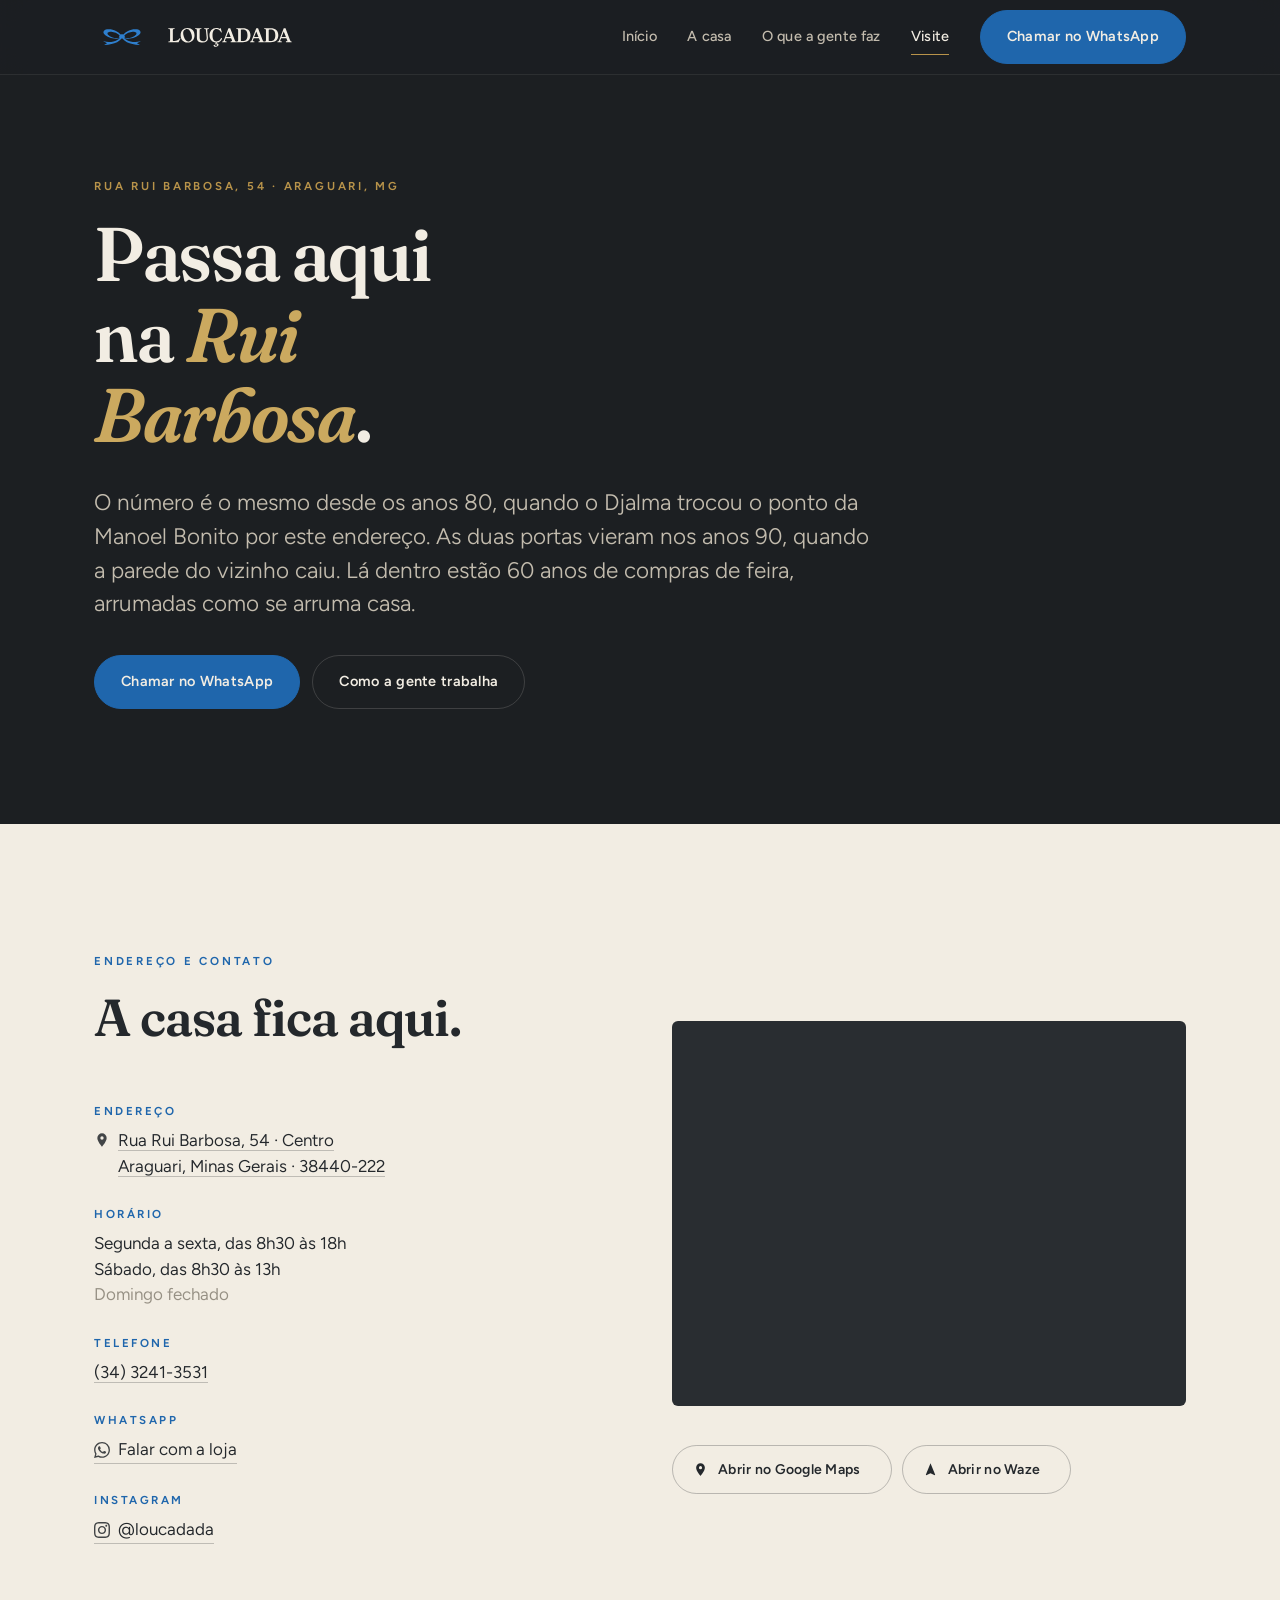
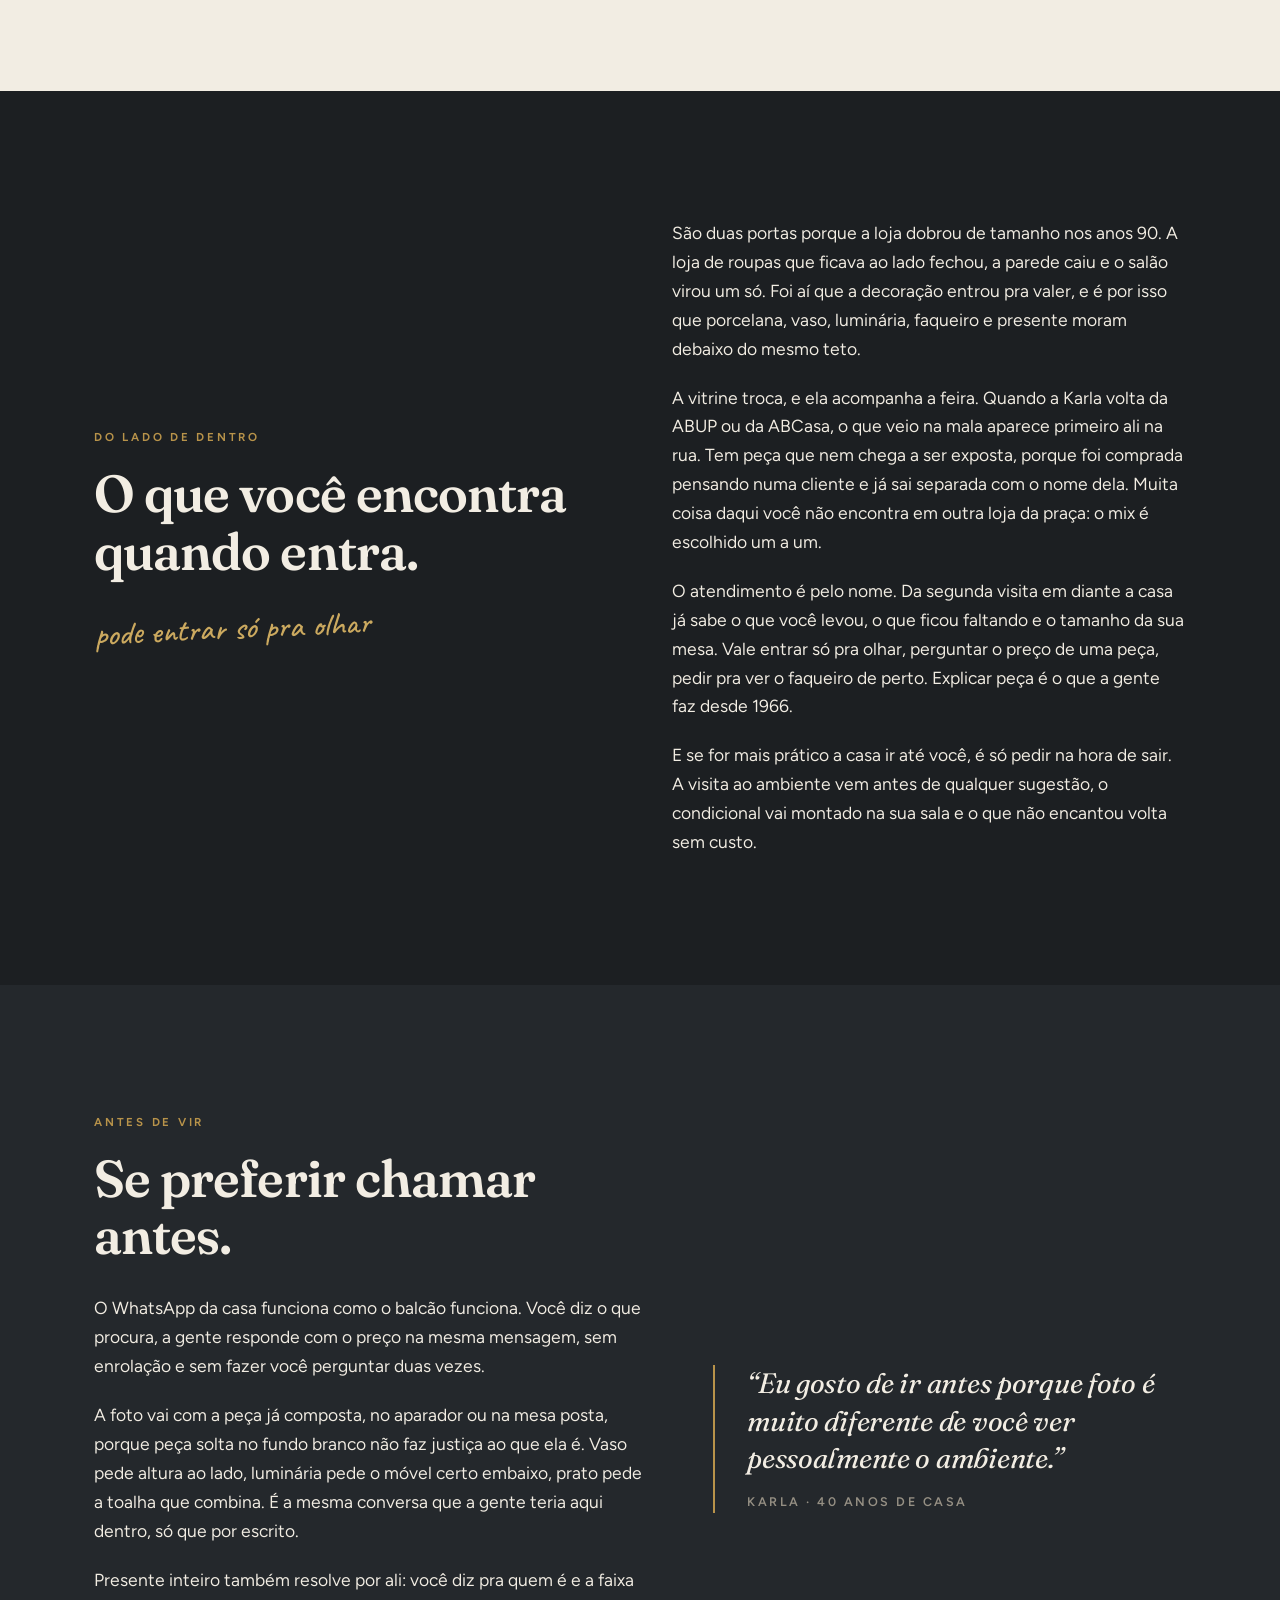
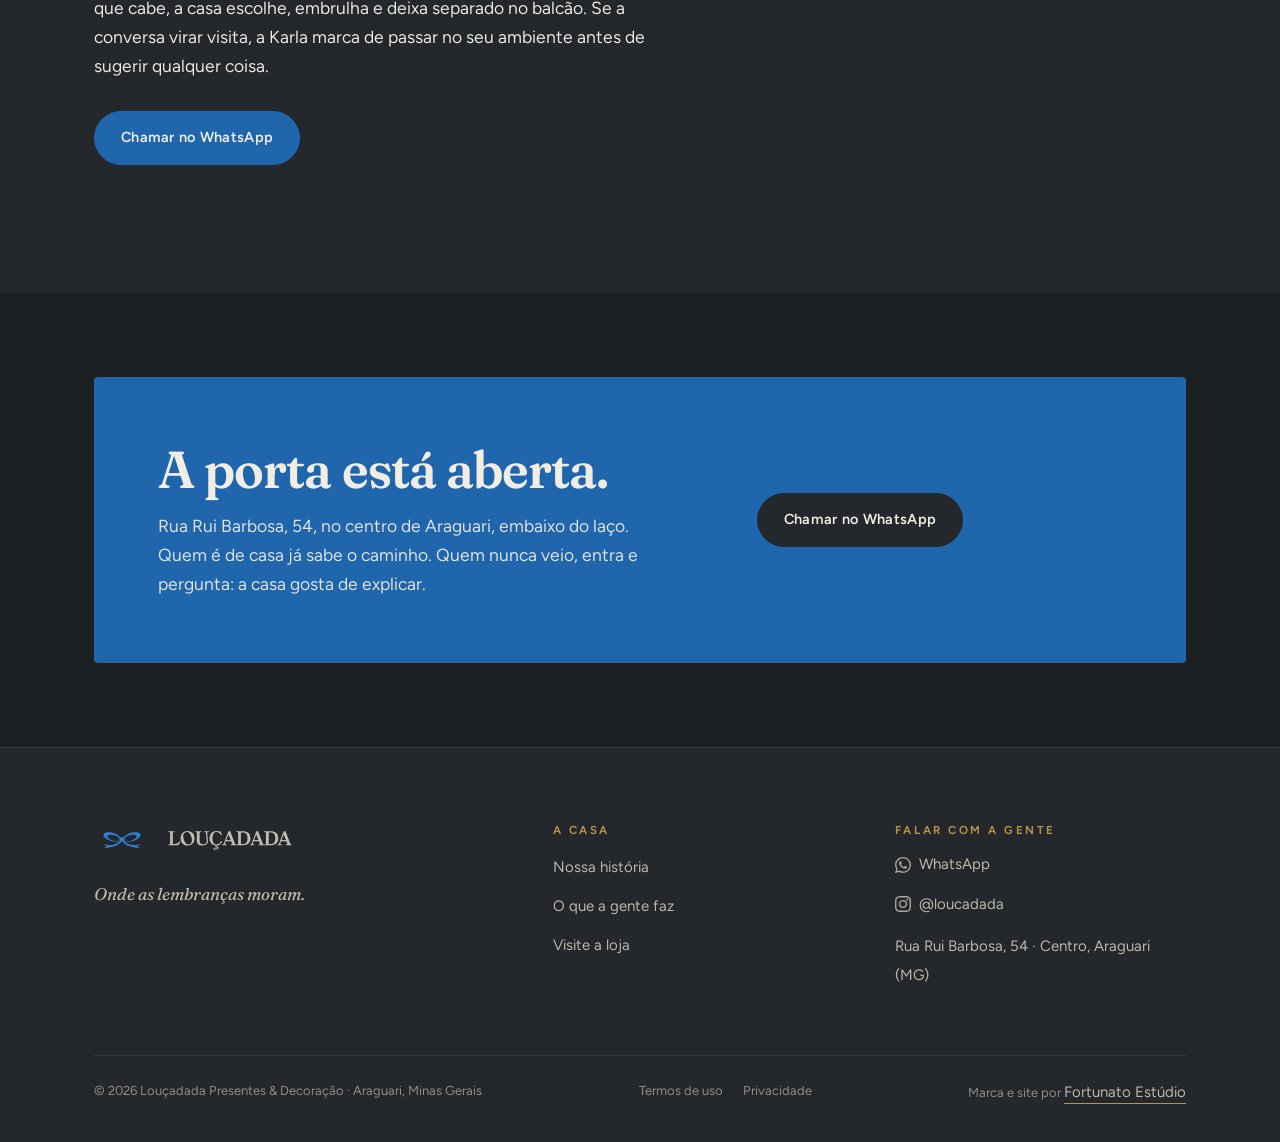
<file: visite/index.html>
<!DOCTYPE html>
<html lang="pt-BR">
<head>
<meta charset="utf-8" />
<meta name="robots" content="noindex, nofollow" />
<!-- Endereço provisório de teste. O noindex existe para o Google não
     indexar esta cópia e concorrer com o domínio final. Some quando
     o site for para o domínio de verdade. -->

<meta name="viewport" content="width=device-width, initial-scale=1, viewport-fit=cover" />
<title>Visite a loja · Louçadada, Rua Rui Barbosa, 54, Araguari</title>
<meta name="description" content="Onde fica a Louçadada: Rua Rui Barbosa, 54, no centro de Araguari. Mapa, contato, WhatsApp e o que você encontra quando entra pelas duas portas da casa." />
<link rel="canonical" href="https://loucadada.com/visite/" />
<meta name="theme-color" content="#1C1F22" />

<meta property="og:type" content="website" />
<meta property="og:locale" content="pt_BR" />
<meta property="og:site_name" content="Louçadada" />
<meta property="og:title" content="Visite a Louçadada · Rua Rui Barbosa, 54, Araguari" />
<meta property="og:description" content="As duas portas no centro de Araguari, o mapa até a porta e o jeito da casa atender no WhatsApp." />
<meta property="og:url" content="https://loucadada.com/visite/" />
<meta property="og:image" content="https://loucadada.com/og.jpg?v=2" />
<meta property="og:image:type" content="image/jpeg" />
<meta property="og:image:width" content="1200" />
<meta property="og:image:height" content="630" />
<meta property="og:image:alt" content="A vitrine da Louçadada acesa no fim da tarde, cheia de peças de Natal, ao lado do logotipo da loja" />
<meta name="twitter:card" content="summary_large_image" />
<meta name="twitter:image" content="https://loucadada.com/og.jpg?v=2" />

<!-- Google Tag Manager: o snippet de cabeçalho entra aqui, com o ID real da
     conta. O par noscript vai logo depois da abertura do corpo. Ver README. -->
<link rel="icon" href="../favicon.svg" type="image/svg+xml" />
<link rel="icon" href="../favicon-32.png" sizes="32x32" type="image/png" />
<link rel="apple-touch-icon" href="../apple-touch-icon.png" />

<link rel="preload" href="../assets/fontes/figtree-latin-300_700-normal.woff2" as="font" type="font/woff2" crossorigin />
<link rel="preload" href="../assets/fontes/fraunces-latin-400_700-normal.woff2" as="font" type="font/woff2" crossorigin />
<link rel="stylesheet" href="../assets/fontes/fontes.css?v=4" />
<link rel="stylesheet" href="../assets/css/site.css?v=11" />

<script type="application/ld+json">
{
  "@context":"https://schema.org",
  "@type":"HomeGoodsStore",
  "@id":"https://loucadada.com/#loja",
  "name":"Louçadada",
  "alternateName":"Louçadada Presentes & Decoração",
  "description":"Loja de decoração, mesa posta e presentes em Araguari (MG) desde 1966, na Rua Rui Barbosa, 54, desde os anos 80. Atendimento pelo nome, curadoria de feira e montagem na casa do cliente.",
  "url":"https://loucadada.com/",
  "logo":"https://loucadada.com/icone-512.png",
  "image":"https://loucadada.com/assets/img/fachada-rui-barbosa.webp",
  "foundingDate":"1966",
  "address":{
    "@type":"PostalAddress",
    "streetAddress":"Rua Rui Barbosa, 54, Centro",
    "postalCode":"38440-222",
    "addressLocality":"Araguari",
    "addressRegion":"MG",
    "addressCountry":"BR"
  },
  "hasMap":"https://www.google.com/maps/search/?api=1&query=Rua+Rui+Barbosa%2C+54%2C+Araguari+-+MG",
  "telephone":"+55-34-3241-3531",
  "email":"loucadadapresentes@yahoo.com.br",
"openingHoursSpecification":[
  {"@type":"OpeningHoursSpecification","dayOfWeek":["Monday","Tuesday","Wednesday","Thursday","Friday"],"opens":"08:30","closes":"18:00"},
  {"@type":"OpeningHoursSpecification","dayOfWeek":"Saturday","opens":"08:30","closes":"13:00"},
  {"@type":"OpeningHoursSpecification","dayOfWeek":"Sunday","opens":"00:00","closes":"00:00"}
],
        "areaServed":["Araguari","Uberlândia","Triângulo Mineiro"],
  "sameAs":["https://www.instagram.com/loucadada/"]
}
</script>
<script type="application/ld+json">
{
  "@context":"https://schema.org",
  "@type":"BreadcrumbList",
  "itemListElement":[
    {"@type":"ListItem","position":1,"name":"Início","item":"https://loucadada.com/"},
    {"@type":"ListItem","position":2,"name":"Visite","item":"https://loucadada.com/visite/"}
  ]
}
</script>
</head>
<body>

<svg class="so-leitor" aria-hidden="true" focusable="false" xmlns="http://www.w3.org/2000/svg">
  <symbol id="laco" viewBox="0 0 1080 582.32"><path d="M893.17,372.02c-58.14,15.87-131.89,16.3-190.38,2.32-31.32-7.49-60.39-19.02-87.2-36.39-13.07-8.47-24.76-17.18-35.02-29.49,36.34,15.32,74.96,17.38,113.34,12.21,41.78-5.63,81.86-16.86,119.99-34.56,30.7-14.25,67.03-36.78,79.9-67.64,9.59-23,1.94-46.54-18.32-60.27-14.14-9.58-29.8-14.99-47.24-17.63-58.6-8.9-118.88,4.42-171.42,31.53-35.02,17.92-65.8,40.87-92.23,69.97-1.22-.48-2.62-.94-4.13-1.36-13.35-3.76-27.55-3.76-40.9,0-1.51.42-2.91.88-4.13,1.36-26.43-29.1-57.21-52.05-92.23-69.97-52.54-27.11-112.83-40.43-171.42-31.53-17.44,2.65-33.1,8.05-47.24,17.63-20.26,13.74-27.92,37.27-18.32,60.27,12.87,30.86,49.2,53.39,79.9,67.64,38.13,17.7,78.21,28.93,119.99,34.56,38.38,5.17,77,3.11,113.34-12.21-10.27,12.3-21.95,21.02-35.02,29.49-26.81,17.37-55.88,28.9-87.2,36.39-58.48,13.98-132.24,13.54-190.38-2.32-2.05-.56-4.09.68-4.46,2.36-.25,1.14.21,3.12,2.08,4.06,21.92,10.98,43.88,20.18,67.38,29.32l-25.42,16.32-24.28,14.12c-1.46.85-1.68,3.1-1.05,4.38.51,1.03,1.64,2.01,3.82,1.91,45.13-2.08,89.01-7.76,133.08-18.09,71.55-16.77,147.76-51.64,193.98-109.85,1.07-.1,2.6-.1,4.03-.07,2.67.05,5.34.05,8.01,0,1.43-.03,2.96-.02,4.03.07,46.22,58.21,122.43,93.08,193.98,109.85,44.07,10.33,87.94,16.01,133.08,18.09,2.17.1,3.31-.89,3.82-1.91.63-1.28.41-3.53-1.05-4.38l-24.28-14.12-25.42-16.32c23.5-9.14,45.46-18.34,67.38-29.32,1.87-.94,2.33-2.92,2.08-4.06-.37-1.68-2.41-2.92-4.46-2.36ZM744.29,187.37c21.28-1.94,52.23.68,67.33,13.47,15.63,13.24,6.81,34.24-7.06,49.13-46.36,49.81-154.86,76.95-219.06,50.19,12.61-14.25,12.23-32.12-.57-45.95,45.09-38.13,100.87-61.52,159.36-66.84ZM494.5,300.16c-64.21,26.76-172.71-.38-219.06-50.19-13.86-14.9-22.69-35.89-7.06-49.13,15.1-12.79,46.05-15.41,67.33-13.47,58.49,5.32,114.27,28.72,159.36,66.84-12.8,13.83-13.18,31.7-.57,45.95Z"/></symbol>
  <symbol id="whatsapp" viewBox="0 0 24 24"><path d="M17.472 14.382c-.297-.149-1.758-.867-2.03-.967-.273-.099-.471-.148-.67.15-.197.297-.767.966-.94 1.164-.173.199-.347.223-.644.075-.297-.15-1.255-.463-2.39-1.475-.883-.788-1.48-1.761-1.653-2.059-.173-.297-.018-.458.13-.606.134-.133.298-.347.446-.52.149-.174.198-.298.298-.497.099-.198.05-.371-.025-.52-.075-.149-.669-1.612-.916-2.207-.242-.579-.487-.5-.669-.51-.173-.008-.371-.01-.57-.01-.198 0-.52.074-.792.372-.272.297-1.04 1.016-1.04 2.479 0 1.462 1.065 2.875 1.213 3.074.149.198 2.096 3.2 5.077 4.487.709.306 1.262.489 1.694.625.712.227 1.36.195 1.871.118.571-.085 1.758-.719 2.006-1.413.248-.694.248-1.289.173-1.413-.074-.124-.272-.198-.57-.347m-5.421 7.403h-.004a9.87 9.87 0 01-5.031-1.378l-.361-.214-3.741.982.998-3.648-.235-.374a9.86 9.86 0 01-1.51-5.26c.001-5.45 4.436-9.884 9.888-9.884 2.64 0 5.122 1.03 6.988 2.898a9.825 9.825 0 012.893 6.994c-.003 5.45-4.437 9.884-9.885 9.884m8.413-18.297A11.815 11.815 0 0012.05 0C5.495 0 .16 5.335.157 11.892c0 2.096.547 4.142 1.588 5.945L.057 24l6.305-1.654a11.882 11.882 0 005.683 1.448h.005c6.554 0 11.89-5.335 11.893-11.893a11.821 11.821 0 00-3.48-8.413z"/></symbol>
  <symbol id="instagram" viewBox="0 0 24 24"><path d="M12 0C8.74 0 8.333.015 7.053.072 5.775.132 4.905.333 4.14.63c-.789.306-1.459.717-2.126 1.384S.935 3.35.63 4.14C.333 4.905.131 5.775.072 7.053.012 8.333 0 8.74 0 12s.015 3.667.072 4.947c.06 1.277.261 2.148.558 2.913.306.788.717 1.459 1.384 2.126.667.666 1.336 1.079 2.126 1.384.766.296 1.636.499 2.913.558C8.333 23.988 8.74 24 12 24s3.667-.015 4.947-.072c1.277-.06 2.148-.262 2.913-.558.788-.306 1.459-.718 2.126-1.384.666-.667 1.079-1.335 1.384-2.126.296-.765.499-1.636.558-2.913.06-1.28.072-1.687.072-4.947s-.015-3.667-.072-4.947c-.06-1.277-.262-2.149-.558-2.913-.306-.789-.718-1.459-1.384-2.126C21.319 1.347 20.651.935 19.86.63c-.765-.297-1.636-.499-2.913-.558C15.667.012 15.26 0 12 0zm0 2.16c3.203 0 3.585.016 4.85.071 1.17.055 1.805.249 2.227.415.562.217.96.477 1.382.896.419.42.679.819.896 1.381.164.422.36 1.057.413 2.227.057 1.266.07 1.646.07 4.85s-.015 3.585-.074 4.85c-.061 1.17-.256 1.805-.421 2.227-.224.562-.479.96-.899 1.382-.419.419-.824.679-1.38.896-.42.164-1.065.36-2.235.413-1.274.057-1.649.07-4.859.07-3.211 0-3.586-.015-4.859-.074-1.171-.061-1.816-.256-2.236-.421-.569-.224-.96-.479-1.379-.899-.421-.419-.69-.824-.9-1.38-.165-.42-.359-1.065-.42-2.235-.045-1.26-.061-1.649-.061-4.844 0-3.196.016-3.586.061-4.861.061-1.17.255-1.814.42-2.234.21-.57.479-.96.9-1.381.419-.419.81-.689 1.379-.898.42-.166 1.051-.361 2.221-.421 1.275-.045 1.65-.06 4.859-.06l.045.03zm0 3.678c-3.405 0-6.162 2.76-6.162 6.162 0 3.405 2.76 6.162 6.162 6.162 3.405 0 6.162-2.76 6.162-6.162 0-3.405-2.76-6.162-6.162-6.162zM12 16c-2.21 0-4-1.79-4-4s1.79-4 4-4 4 1.79 4 4-1.79 4-4 4zm7.846-10.405c0 .795-.646 1.44-1.44 1.44-.795 0-1.44-.646-1.44-1.44 0-.794.646-1.439 1.44-1.439.793-.001 1.44.645 1.44 1.439z"/></symbol>
  <symbol id="pin" viewBox="0 0 24 24"><path d="M12 2a7 7 0 0 0-7 7c0 5.25 7 13 7 13s7-7.75 7-13a7 7 0 0 0-7-7zm0 9.5A2.5 2.5 0 1 1 12 6.5a2.5 2.5 0 0 1 0 5z"/></symbol>
  <symbol id="waze" viewBox="0 0 24 24"><path d="M12 2 4.5 20.29l.71.71L12 18l6.79 3 .71-.71z"/></symbol>
  <symbol id="logotipo" viewBox="0 0 1080 267"><path d="M85.02,164.55c18.96,0,33.66-10.62,45.1-25l4.58,2.78-15.85,31.54H35.34v-5.56c11.77-.82,14.38-1.8,14.38-12.75v-77.78c0-10.95-2.61-12.09-14.38-12.91v-5.39h51.31v5.39c-11.77.82-14.38,1.96-14.38,12.91v81.87c0,3.1,1.96,4.9,4.9,4.9h7.84Z"/><path d="M249.73,116.67c0,35.3-21.57,59.64-56.87,59.64s-56.87-24.35-56.87-59.64,21.41-59.64,56.87-59.64,56.87,24.35,56.87,59.64ZM223.84,107.32c-8.55-28.31-22.35-46.34-45.66-39.3-23.46,7.08-24.84,29.69-16.29,58,8.5,28.16,22.19,46.38,45.66,39.3,23.31-7.04,24.79-29.84,16.29-58Z"/><path d="M291.56,139.87c0,18.96,13.24,26.8,29.25,26.8s28.43-9.31,28.43-28.11l-6.03-60.79c0-10.95-2.61-12.09-14.38-12.91v-5.39h39.22v5.39c-11.77.82-14.38,1.96-14.38,12.91l6.03,60.95c0,22.71-15.36,37.58-43.14,37.58-29.9,0-47.55-12.75-47.55-37.75v-60.79c0-10.95-2.61-12.09-14.38-12.91v-5.39h51.31v5.39c-11.93.82-14.38,1.96-14.38,12.91v62.09Z"/><path d="M475.93,143.14c-6.86,19.12-20.59,31.54-43.14,33.01l-3.6,8.01c1.31-.49,2.45-.65,4.41-.65,7.35,0,12.58,3.76,12.58,10.46,0,8.01-8.5,16.01-22.22,16.01-10.78,0-18.3-4.9-18.3-10.46,0-2.78,2.29-5.39,5.23-5.39,3.92,0,5.07,2.12,6.37,4.58,1.14,2.45,2.61,5.23,7.84,5.23,5.72,0,9.15-3.1,9.15-7.68,0-3.1-2.61-5.23-6.05-5.23-2.45,0-4.25.65-5.88,2.12l-4.57-2.12,6.37-14.87c-30.88-1.8-51.8-25.65-51.8-59.48s22.71-59.64,55.72-59.64c12.42,0,21.08,3.1,27.62,7.68l2.29-5.23h6.37l8.99,32.35-5.23,1.63c-8.66-16.67-21.9-27.62-38.07-27.62-24.02,0-33.17,21.24-33.17,50.82s9.15,50.82,33.17,50.82c17.98,0,32.19-11.76,36.93-27.45l8.99,3.1Z"/><path d="M579.34,157.03c2.94,7.68,6.05,10.46,12.91,11.28v5.56h-47.22v-5.56c10.95-.82,13.56-2.78,10.79-9.97l-6.86-17.81h-42.65l-6.86,17.81c-2.61,6.7,1.31,9.15,12.42,9.97v5.56h-35.79v-5.56c7.35-.82,10.95-3.6,13.73-10.79l37.42-98.04h14.71l37.42,97.55ZM509.73,131.21h35.62l-17.97-46.24-17.65,46.24Z"/><path d="M592.17,173.86v-5.56c11.77-.82,14.38-1.8,14.38-12.75v-77.78c0-10.95-2.61-12.09-14.38-12.91v-5.39h53.11c39.38,0,62.26,19.94,62.26,57.19s-23.2,57.19-62.42,57.19h-52.94ZM634,68.63c-2.94,0-4.9,1.96-4.9,4.9v86.11c0,3.1,1.96,4.9,4.9,4.9h11.11c22.22,0,37.91-10.95,37.91-47.88s-15.36-48.04-37.75-48.04h-11.28Z"/><path d="M807.13,157.03c2.94,7.68,6.05,10.46,12.91,11.28v5.56h-47.23v-5.56c10.95-.82,13.56-2.78,10.79-9.97l-6.86-17.81h-42.65l-6.86,17.81c-2.61,6.7,1.31,9.15,12.42,9.97v5.56h-35.79v-5.56c7.35-.82,10.95-3.6,13.72-10.79l37.42-98.04h14.71l37.42,97.55ZM737.52,131.21h35.62l-17.97-46.24-17.65,46.24Z"/><path d="M819.95,173.86v-5.56c11.77-.82,14.38-1.8,14.38-12.75v-77.78c0-10.95-2.61-12.09-14.38-12.91v-5.39h53.11c39.38,0,62.26,19.94,62.26,57.19s-23.2,57.19-62.42,57.19h-52.94ZM861.79,68.63c-2.94,0-4.9,1.96-4.9,4.9v86.11c0,3.1,1.96,4.9,4.9,4.9h11.11c22.22,0,37.91-10.95,37.91-47.88s-15.36-48.04-37.75-48.04h-11.27Z"/><path d="M1031.75,157.03c2.94,7.68,6.05,10.46,12.91,11.28v5.56h-47.22v-5.56c10.95-.82,13.56-2.78,10.78-9.97l-6.86-17.81h-42.65l-6.86,17.81c-2.61,6.7,1.31,9.15,12.42,9.97v5.56h-35.79v-5.56c7.35-.82,10.95-3.6,13.73-10.79l37.42-98.04h14.71l37.42,97.55ZM962.14,131.21h35.62l-17.97-46.24-17.65,46.24Z"/></symbol>
</svg>

<a class="pular" href="#conteudo">Pular para o conteúdo</a>

<header class="topo">
  <div class="envelope topo__linha">
    <a class="marca" href="../index.html" aria-label="Louçadada, página inicial">
      <svg class="marca__laco" viewBox="0 0 1080 582.32" fill="currentColor" aria-hidden="true"><use href="#laco"></use></svg>
      <svg class="marca__nome" viewBox="0 0 1080 267" fill="currentColor" role="img" aria-label="Louçadada"><use href="#logotipo"></use></svg>
    </a>

    <button class="abrir-menu" aria-expanded="false" aria-controls="menu">Menu</button>

    <nav class="menu" id="menu" data-aberto="false" aria-label="Principal">
      <button class="fechar-menu" type="button">Fechar</button>
      <a href="../index.html">Início</a>
      <a href="../a-casa/index.html">A casa</a>
      <a href="../em-casa/index.html">O que a gente faz</a>
      <a href="../visite/index.html" aria-current="page">Visite</a>
      <a class="botao botao--azul" href="https://wa.me/5534998703531?text=Ol%C3%A1%2C%20vim%20pelo%20site%20e%20gostaria%20de%20falar%20com%20uma%20atendente." rel="noopener">Chamar no WhatsApp</a>
    </nav>
  </div>
</header>

<main id="conteudo">

  <!-- ABERTURA ---------------------------------------------------------- -->
  <section class="abertura">
    <div class="envelope">
      <div class="surge" style="max-width:34ch">
        <span class="sobrelinha">Rua Rui Barbosa, 54 · Araguari, MG</span>
        <h1>Passa aqui na <em>Rui Barbosa</em>.</h1>
      </div>
      <p class="linha-fina mt-p surge">
        O número é o mesmo desde os anos 80, quando o Djalma trocou o ponto da
        Manoel Bonito por este endereço. As duas portas vieram nos anos 90,
        quando a parede do vizinho caiu. Lá dentro estão 60 anos de compras de
        feira, arrumadas como se arruma casa.
      </p>
      <div class="abertura__acoes surge">
        <a class="botao botao--azul" href="https://wa.me/5534998703531?text=Ol%C3%A1%2C%20vim%20pelo%20site%20e%20gostaria%20de%20falar%20com%20uma%20atendente." rel="noopener">Chamar no WhatsApp</a>
        <a class="botao botao--linha" href="../em-casa/index.html">Como a gente trabalha</a>
      </div>
    </div>
  </section>

  <!-- ENDEREÇO, CONTATO E MAPA -------------------------------------------- -->
  <section class="secao claro">
    <div class="envelope duas">
      <div class="surge">
        <span class="sobrelinha">Endereço e contato</span>
        <h2>A casa fica aqui.</h2>
        <dl class="ficha mt-m">
          <div>
            <dt>Endereço</dt>
            <dd>
              <a class="com-icone com-icone--topo"
                 href="https://www.google.com/maps/search/?api=1&amp;query=Rua+Rui+Barbosa%2C+54+-+Centro%2C+Araguari+-+MG%2C+38440-222"
                 target="_blank" rel="noopener">
                <svg class="icone" viewBox="0 0 24 24" fill="currentColor" aria-hidden="true"><use href="#pin"></use></svg>
                <span>Rua Rui Barbosa, 54 · Centro<br />Araguari, Minas Gerais · 38440-222</span>
                <span class="so-leitor"> (abre o ponto no Google Maps, em uma nova aba)</span>
              </a>
            </dd>
          </div>
          <div>
            <dt>Horário</dt>
            <dd>
              Segunda a sexta, das 8h30 às 18h<br />
              Sábado, das 8h30 às 13h<br />
              <span style="color:var(--tinta-fraca)">Domingo fechado</span>
            </dd>
          </div>
          <div>
            <dt>Telefone</dt>
            <dd><a href="tel:+553432413531">(34) 3241-3531</a></dd>
          </div>
          <div>
            <dt>WhatsApp</dt>
            <dd><a class="com-icone" href="https://wa.me/5534998703531?text=Ol%C3%A1%2C%20vim%20pelo%20site%20e%20gostaria%20de%20falar%20com%20uma%20atendente." target="_blank" rel="noopener"><svg class="icone" viewBox="0 0 24 24" fill="currentColor" aria-hidden="true"><use href="#whatsapp"></use></svg>Falar com a loja<span class="so-leitor"> no WhatsApp (abre em uma nova aba)</span></a></dd>
          </div>
          <div>
            <dt>Instagram</dt>
            <dd><a class="com-icone" href="https://www.instagram.com/loucadada/" target="_blank" rel="noopener"><svg class="icone" viewBox="0 0 24 24" fill="currentColor" aria-hidden="true"><use href="#instagram"></use></svg>@loucadada<span class="so-leitor"> (abre em uma nova aba)</span></a></dd>
          </div>
        </dl>
      </div>

      <div>
        <iframe class="mapa" loading="lazy" title="Mapa até a Louçadada, Rua Rui Barbosa, 54, Araguari" src="https://maps.google.com/maps?q=Rua%20Rui%20Barbosa%2C%2054%2C%20Araguari%20-%20MG&output=embed" referrerpolicy="no-referrer-when-downgrade"></iframe>
        <!-- a rota sai daqui pelos dois aplicativos que a cidade usa. Também é a
             saída quando o mapa acima não carrega, por bloqueador ou conexão ruim. -->
        <div class="mapa-acoes mt-p">
          <a class="botao botao--linha"
             href="https://www.google.com/maps/dir/?api=1&amp;destination=Rua+Rui+Barbosa%2C+54+-+Centro%2C+Araguari+-+MG%2C+38440-222"
             target="_blank" rel="noopener">
            <svg viewBox="0 0 24 24" fill="currentColor" aria-hidden="true"><use href="#pin"></use></svg>
            Abrir no Google Maps<span class="so-leitor"> (abre em uma nova aba)</span>
          </a>
          <a class="botao botao--linha"
             href="https://waze.com/ul?q=Rua%20Rui%20Barbosa%2C%2054%20-%20Centro%2C%20Araguari%20-%20MG&amp;navigate=yes"
             target="_blank" rel="noopener">
            <svg viewBox="0 0 24 24" fill="currentColor" aria-hidden="true"><use href="#waze"></use></svg>
            Abrir no Waze<span class="so-leitor"> (abre em uma nova aba)</span>
          </a>
        </div>
      </div>
    </div>
  </section>

  <!-- O QUE VOCÊ ENCONTRA QUANDO ENTRA ------------------------------------ -->
  <!-- Sem a foto, o título ficava atravessando a página inteira e o texto
       parando no meio. Aqui o título fica numa coluna e o corpo na outra: é o
       inverso da seção de baixo, então as duas se apoiam em vez de repetir. -->
  <section class="secao">
    <div class="envelope duas">
      <div class="surge">
        <span class="sobrelinha">Do lado de dentro</span>
        <h2>O que você encontra quando entra.</h2>
        <p class="nota mt-p">pode entrar só pra olhar</p>
      </div>

      <div class="texto surge">
        <p>
          São duas portas porque a loja dobrou de tamanho nos anos 90. A loja de
          roupas que ficava ao lado fechou, a parede caiu e o salão virou um só. Foi
          aí que a decoração entrou pra valer, e é por isso que porcelana, vaso,
          luminária, faqueiro e presente moram debaixo do mesmo teto.
        </p>
        <p>
          A vitrine troca, e ela acompanha a feira. Quando a Karla volta da ABUP ou
          da ABCasa, o que veio na mala aparece primeiro ali na rua. Tem peça que nem
          chega a ser exposta, porque foi comprada pensando numa cliente e já sai
          separada com o nome dela. Muita coisa daqui você não encontra em outra
          loja da praça: o mix é escolhido um a um.
        </p>
        <p>
          O atendimento é pelo nome. Da segunda visita em diante a casa já sabe o que
          você levou, o que ficou faltando e o tamanho da sua mesa. Vale entrar só
          pra olhar, perguntar o preço de uma peça, pedir pra ver o faqueiro de
          perto. Explicar peça é o que a gente faz desde 1966.
        </p>
        <p>
          E se for mais prático a casa ir até você, é só pedir na hora de sair. A
          visita ao ambiente vem antes de qualquer sugestão, o condicional vai
          montado na sua sala e o que não encantou volta sem custo.
        </p>
      </div>
    </div>
  </section>

  <!-- SE PREFERIR CHAMAR ANTES -------------------------------------------- -->
  <section class="secao escuro-alto">
    <div class="envelope duas duas--texto-maior">
      <div class="surge">
        <span class="sobrelinha">Antes de vir</span>
        <h2>Se preferir chamar antes.</h2>
        <div class="texto mt-p">
          <p>
            O WhatsApp da casa funciona como o balcão funciona. Você diz o que procura,
            a gente responde com o preço na mesma mensagem, sem enrolação e sem fazer
            você perguntar duas vezes.
          </p>
          <p>
            A foto vai com a peça já composta, no aparador ou na mesa posta, porque
            peça solta no fundo branco não faz justiça ao que ela é. Vaso pede altura
            ao lado, luminária pede o móvel certo embaixo, prato pede a toalha que
            combina. É a mesma conversa que a gente teria aqui dentro, só que por
            escrito.
          </p>
          <p>
            Presente inteiro também resolve por ali: você diz pra quem é e a faixa que
            cabe, a casa escolhe, embrulha e deixa separado no balcão. Se a conversa
            virar visita, a Karla marca de passar no seu ambiente antes de sugerir
            qualquer coisa.
          </p>
        </div>
        <a class="botao botao--azul mt-p" href="https://wa.me/5534998703531?text=Ol%C3%A1%2C%20vim%20pelo%20site%20e%20gostaria%20de%20falar%20com%20uma%20atendente." rel="noopener">Chamar no WhatsApp</a>
      </div>

      <blockquote class="citacao surge">
        <p>“Eu gosto de ir antes porque foto é muito diferente de você ver pessoalmente o ambiente.”</p>
        <footer>Karla · 40 anos de casa</footer>
      </blockquote>
    </div>
  </section>

  <!-- CHAMADA FINAL -------------------------------------------------------- -->
  <section class="secao--curta">
    <div class="envelope">
      <div class="chamada surge">
        <div>
          <h2>A porta está aberta.</h2>
          <p>
            Rua Rui Barbosa, 54, no centro de Araguari, embaixo do laço. Quem é de casa
            já sabe o caminho. Quem nunca veio, entra e pergunta: a casa gosta de
            explicar.
          </p>
        </div>
        <div>
          <a class="botao botao--escuro" href="https://wa.me/5534998703531?text=Ol%C3%A1%2C%20vim%20pelo%20site%20e%20gostaria%20de%20falar%20com%20uma%20atendente." rel="noopener">Chamar no WhatsApp</a>
        </div>
      </div>
    </div>
  </section>

</main>

<footer class="rodape">
  <div class="envelope">
    <div class="rodape__grade">
      <div>
        <a class="marca" href="../index.html" aria-label="Louçadada, página inicial">
          <svg class="marca__laco" viewBox="0 0 1080 582.32" fill="currentColor" aria-hidden="true"><use href="#laco"></use></svg>
          <svg class="marca__nome" viewBox="0 0 1080 267" fill="currentColor" role="img" aria-label="Louçadada"><use href="#logotipo"></use></svg>
        </a>
        <p class="rodape__frase">Onde as lembranças moram.</p>
      </div>

      <div>
        <h2>A casa</h2>
        <ul>
          <li><a href="../a-casa/index.html">Nossa história</a></li>
          <li><a href="../em-casa/index.html">O que a gente faz</a></li>
          <li><a href="../visite/index.html">Visite a loja</a></li>
        </ul>
      </div>

      <div>
        <h2>Falar com a gente</h2>
        <ul>
          <li><a class="com-icone" href="https://wa.me/5534998703531?text=Ol%C3%A1%2C%20vim%20pelo%20site%20e%20gostaria%20de%20falar%20com%20uma%20atendente." target="_blank" rel="noopener"><svg class="icone" viewBox="0 0 24 24" fill="currentColor" aria-hidden="true"><use href="#whatsapp"></use></svg>WhatsApp<span class="so-leitor"> (abre em uma nova aba)</span></a></li>
          <li><a class="com-icone" href="https://www.instagram.com/loucadada/" target="_blank" rel="noopener"><svg class="icone" viewBox="0 0 24 24" fill="currentColor" aria-hidden="true"><use href="#instagram"></use></svg>@loucadada<span class="so-leitor"> no Instagram (abre em uma nova aba)</span></a></li>
          <li><a href="../visite/index.html">Rua Rui Barbosa, 54 · Centro, Araguari (MG)</a></li>
        </ul>
      </div>
    </div>

    <div class="rodape__fim">
      <span>© <span data-ano>2026</span> Louçadada Presentes &amp; Decoração · Araguari, Minas Gerais</span>
      <span class="rodape__legais">
        <a href="../termos/index.html">Termos de uso</a>
        <a href="../privacidade/index.html">Privacidade</a>
      </span>
      <span>Marca e site por <a class="link" href="https://fortunatoestudio.com/" target="_blank" rel="noopener">Fortunato Estúdio</a><span class="so-leitor"> (abre em uma nova aba)</span></span>
    </div>
  </div>
</footer>

<script src="../assets/js/site.js?v=11" defer></script>
</body>
</html>
</file>
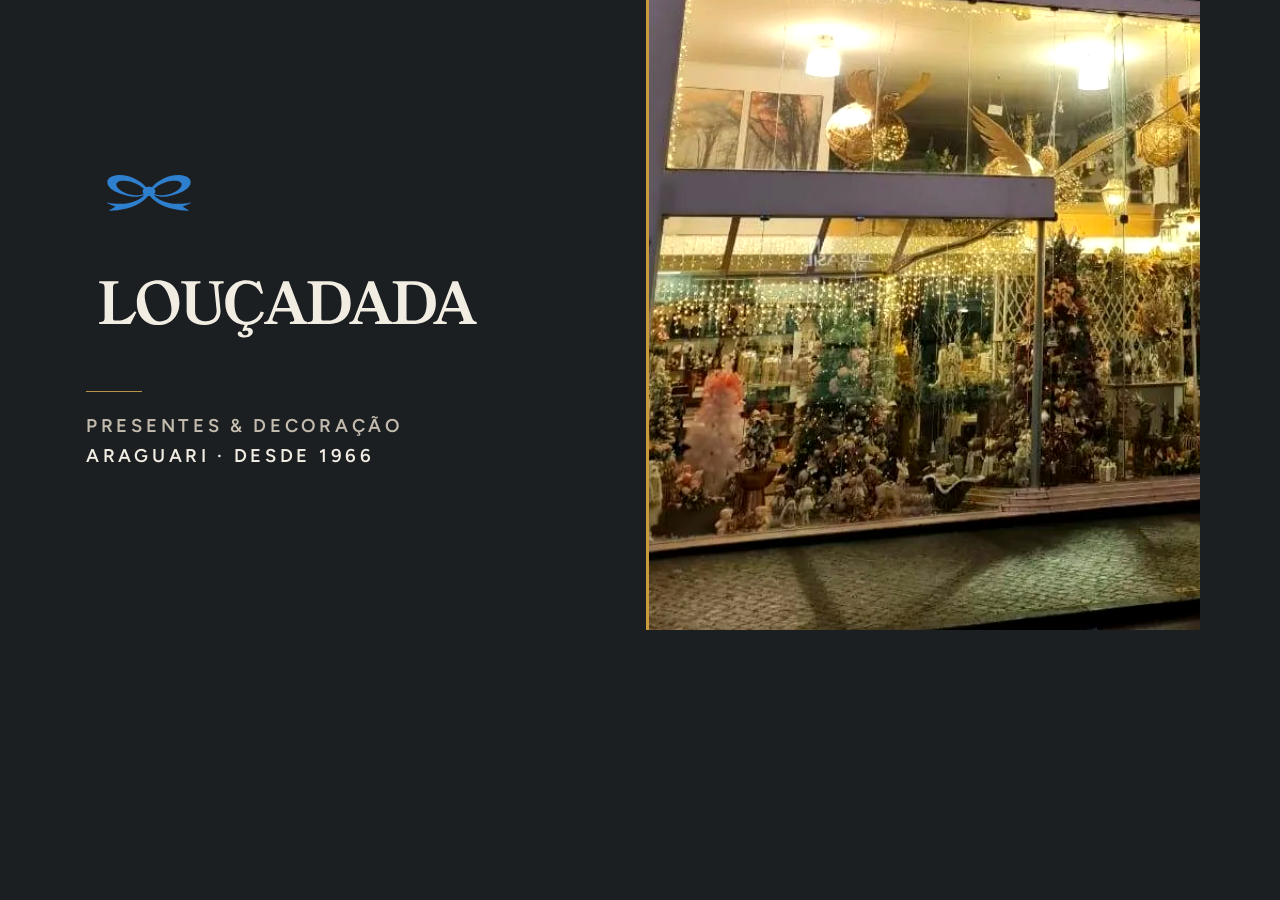
<file: docs/og-modelo.html>
<!-- MODELO DO CARTÃO DE LINK (og.jpg)
     Esta é a arte que aparece quando alguém cola o endereço do site no
     WhatsApp, no Instagram ou no Facebook. Ela não é uma página do site:
     mora em docs/, que o .htaccess devolve como 404 e que fica de fora de
     qualquer publicação.

     Para gerar o og.jpg de novo (trocar a foto, mudar a frase):
       1. edite este arquivo
       2. abra http://localhost:8099/docs/og-modelo.html com o site servido
       3. tire um print de 1200x630 e salve como og.jpg na raiz, qualidade 90
       4. suba o ?v= do og:image no <head> de todas as páginas, senão o
          WhatsApp continua mostrando a arte velha por semanas

     Medidas que não são chute: 1200x630 é o tamanho que o WhatsApp mostra
     grande. Acima de mais ou menos 600 KB ele desiste da prévia grande e
     mostra só um quadradinho, por isso o arquivo fica perto de 150 KB.
-->
<!DOCTYPE html>
<html lang="pt-BR"><head><meta charset="utf-8" />
<link rel="stylesheet" href="/assets/fontes/fontes.css?v=4" />
<style>
  *{margin:0;padding:0;box-sizing:border-box}
  html,body{width:1200px;height:630px;overflow:hidden;background:#1C1F22}
  .cartao{
    position:relative;width:1200px;height:630px;overflow:hidden;
    display:grid;grid-template-columns:646px 554px;
    font-family:"Figtree",sans-serif;background:#1C1F22;
  }
  /* dois campos em vez de degradê por cima da foto: o logotipo ganha chão
     limpo e a vitrine acesa fica inteira, sem véu escurecendo o que ela tem
     de melhor, que é a luz */
  .lado{
    background:#1C1F22;color:#F2EDE3;
    display:flex;flex-direction:column;justify-content:center;
    padding-left:86px;padding-right:44px;
    position:relative;z-index:2;
  }
  .foto{
    border-left:3px solid #B8934A;
    /* fecha na vitrine acesa e deixa fora o poste, os fios e o letreiro da
       fachada, que competia com o logotipo do lado */
    background:url("/assets/img/vitrines-acesas.webp") -30px -800px / 1153px 1502px no-repeat;
    filter:saturate(1.12) contrast(1.08) brightness(1.04);
  }
  .laco{width:126px;color:#2E7FCE;display:block;margin-bottom:32px}
  .nome{width:404px;color:#F2EDE3;display:block}
  .risco{width:56px;height:1px;background:#B8934A;margin:32px 0 19px}
  .linha{
    font-size:18.5px;letter-spacing:.2em;text-transform:uppercase;
    font-weight:600;color:#C3BCAE;line-height:1.62;
  }
  .linha b{color:#F2EDE3;font-weight:600}
</style></head>
<body>
  <svg width="0" height="0" style="position:absolute" aria-hidden="true"><symbol id="laco" viewBox="0 0 1080 582.32"><path d="M893.17,372.02c-58.14,15.87-131.89,16.3-190.38,2.32-31.32-7.49-60.39-19.02-87.2-36.39-13.07-8.47-24.76-17.18-35.02-29.49,36.34,15.32,74.96,17.38,113.34,12.21,41.78-5.63,81.86-16.86,119.99-34.56,30.7-14.25,67.03-36.78,79.9-67.64,9.59-23,1.94-46.54-18.32-60.27-14.14-9.58-29.8-14.99-47.24-17.63-58.6-8.9-118.88,4.42-171.42,31.53-35.02,17.92-65.8,40.87-92.23,69.97-1.22-.48-2.62-.94-4.13-1.36-13.35-3.76-27.55-3.76-40.9,0-1.51.42-2.91.88-4.13,1.36-26.43-29.1-57.21-52.05-92.23-69.97-52.54-27.11-112.83-40.43-171.42-31.53-17.44,2.65-33.1,8.05-47.24,17.63-20.26,13.74-27.92,37.27-18.32,60.27,12.87,30.86,49.2,53.39,79.9,67.64,38.13,17.7,78.21,28.93,119.99,34.56,38.38,5.17,77,3.11,113.34-12.21-10.27,12.3-21.95,21.02-35.02,29.49-26.81,17.37-55.88,28.9-87.2,36.39-58.48,13.98-132.24,13.54-190.38-2.32-2.05-.56-4.09.68-4.46,2.36-.25,1.14.21,3.12,2.08,4.06,21.92,10.98,43.88,20.18,67.38,29.32l-25.42,16.32-24.28,14.12c-1.46.85-1.68,3.1-1.05,4.38.51,1.03,1.64,2.01,3.82,1.91,45.13-2.08,89.01-7.76,133.08-18.09,71.55-16.77,147.76-51.64,193.98-109.85,1.07-.1,2.6-.1,4.03-.07,2.67.05,5.34.05,8.01,0,1.43-.03,2.96-.02,4.03.07,46.22,58.21,122.43,93.08,193.98,109.85,44.07,10.33,87.94,16.01,133.08,18.09,2.17.1,3.31-.89,3.82-1.91.63-1.28.41-3.53-1.05-4.38l-24.28-14.12-25.42-16.32c23.5-9.14,45.46-18.34,67.38-29.32,1.87-.94,2.33-2.92,2.08-4.06-.37-1.68-2.41-2.92-4.46-2.36ZM744.29,187.37c21.28-1.94,52.23.68,67.33,13.47,15.63,13.24,6.81,34.24-7.06,49.13-46.36,49.81-154.86,76.95-219.06,50.19,12.61-14.25,12.23-32.12-.57-45.95,45.09-38.13,100.87-61.52,159.36-66.84ZM494.5,300.16c-64.21,26.76-172.71-.38-219.06-50.19-13.86-14.9-22.69-35.89-7.06-49.13,15.1-12.79,46.05-15.41,67.33-13.47,58.49,5.32,114.27,28.72,159.36,66.84-12.8,13.83-13.18,31.7-.57,45.95Z"/></symbol><symbol id="logotipo" viewBox="0 0 1080 267"><path d="M85.02,164.55c18.96,0,33.66-10.62,45.1-25l4.58,2.78-15.85,31.54H35.34v-5.56c11.77-.82,14.38-1.8,14.38-12.75v-77.78c0-10.95-2.61-12.09-14.38-12.91v-5.39h51.31v5.39c-11.77.82-14.38,1.96-14.38,12.91v81.87c0,3.1,1.96,4.9,4.9,4.9h7.84Z"/><path d="M249.73,116.67c0,35.3-21.57,59.64-56.87,59.64s-56.87-24.35-56.87-59.64,21.41-59.64,56.87-59.64,56.87,24.35,56.87,59.64ZM223.84,107.32c-8.55-28.31-22.35-46.34-45.66-39.3-23.46,7.08-24.84,29.69-16.29,58,8.5,28.16,22.19,46.38,45.66,39.3,23.31-7.04,24.79-29.84,16.29-58Z"/><path d="M291.56,139.87c0,18.96,13.24,26.8,29.25,26.8s28.43-9.31,28.43-28.11l-6.03-60.79c0-10.95-2.61-12.09-14.38-12.91v-5.39h39.22v5.39c-11.77.82-14.38,1.96-14.38,12.91l6.03,60.95c0,22.71-15.36,37.58-43.14,37.58-29.9,0-47.55-12.75-47.55-37.75v-60.79c0-10.95-2.61-12.09-14.38-12.91v-5.39h51.31v5.39c-11.93.82-14.38,1.96-14.38,12.91v62.09Z"/><path d="M475.93,143.14c-6.86,19.12-20.59,31.54-43.14,33.01l-3.6,8.01c1.31-.49,2.45-.65,4.41-.65,7.35,0,12.58,3.76,12.58,10.46,0,8.01-8.5,16.01-22.22,16.01-10.78,0-18.3-4.9-18.3-10.46,0-2.78,2.29-5.39,5.23-5.39,3.92,0,5.07,2.12,6.37,4.58,1.14,2.45,2.61,5.23,7.84,5.23,5.72,0,9.15-3.1,9.15-7.68,0-3.1-2.61-5.23-6.05-5.23-2.45,0-4.25.65-5.88,2.12l-4.57-2.12,6.37-14.87c-30.88-1.8-51.8-25.65-51.8-59.48s22.71-59.64,55.72-59.64c12.42,0,21.08,3.1,27.62,7.68l2.29-5.23h6.37l8.99,32.35-5.23,1.63c-8.66-16.67-21.9-27.62-38.07-27.62-24.02,0-33.17,21.24-33.17,50.82s9.15,50.82,33.17,50.82c17.98,0,32.19-11.76,36.93-27.45l8.99,3.1Z"/><path d="M579.34,157.03c2.94,7.68,6.05,10.46,12.91,11.28v5.56h-47.22v-5.56c10.95-.82,13.56-2.78,10.79-9.97l-6.86-17.81h-42.65l-6.86,17.81c-2.61,6.7,1.31,9.15,12.42,9.97v5.56h-35.79v-5.56c7.35-.82,10.95-3.6,13.73-10.79l37.42-98.04h14.71l37.42,97.55ZM509.73,131.21h35.62l-17.97-46.24-17.65,46.24Z"/><path d="M592.17,173.86v-5.56c11.77-.82,14.38-1.8,14.38-12.75v-77.78c0-10.95-2.61-12.09-14.38-12.91v-5.39h53.11c39.38,0,62.26,19.94,62.26,57.19s-23.2,57.19-62.42,57.19h-52.94ZM634,68.63c-2.94,0-4.9,1.96-4.9,4.9v86.11c0,3.1,1.96,4.9,4.9,4.9h11.11c22.22,0,37.91-10.95,37.91-47.88s-15.36-48.04-37.75-48.04h-11.28Z"/><path d="M807.13,157.03c2.94,7.68,6.05,10.46,12.91,11.28v5.56h-47.23v-5.56c10.95-.82,13.56-2.78,10.79-9.97l-6.86-17.81h-42.65l-6.86,17.81c-2.61,6.7,1.31,9.15,12.42,9.97v5.56h-35.79v-5.56c7.35-.82,10.95-3.6,13.72-10.79l37.42-98.04h14.71l37.42,97.55ZM737.52,131.21h35.62l-17.97-46.24-17.65,46.24Z"/><path d="M819.95,173.86v-5.56c11.77-.82,14.38-1.8,14.38-12.75v-77.78c0-10.95-2.61-12.09-14.38-12.91v-5.39h53.11c39.38,0,62.26,19.94,62.26,57.19s-23.2,57.19-62.42,57.19h-52.94ZM861.79,68.63c-2.94,0-4.9,1.96-4.9,4.9v86.11c0,3.1,1.96,4.9,4.9,4.9h11.11c22.22,0,37.91-10.95,37.91-47.88s-15.36-48.04-37.75-48.04h-11.27Z"/><path d="M1031.75,157.03c2.94,7.68,6.05,10.46,12.91,11.28v5.56h-47.22v-5.56c10.95-.82,13.56-2.78,10.78-9.97l-6.86-17.81h-42.65l-6.86,17.81c-2.61,6.7,1.31,9.15,12.42,9.97v5.56h-35.79v-5.56c7.35-.82,10.95-3.6,13.73-10.79l37.42-98.04h14.71l37.42,97.55ZM962.14,131.21h35.62l-17.97-46.24-17.65,46.24Z"/></symbol></svg>
  <div class="cartao">
    <div class="lado">
      <svg class="laco" viewBox="0 0 1080 582.32" fill="currentColor"><use href="#laco"></use></svg>
      <svg class="nome" viewBox="0 0 1080 267" fill="currentColor"><use href="#logotipo"></use></svg>
      <div class="risco"></div>
      <p class="linha">Presentes &amp; Decoração<br /><b>Araguari · desde 1966</b></p>
    </div>
    <div class="foto"></div>
  </div>
</body></html>
</file>
<file: assets/fontes/fontes.css>
/* Fontes da Louçadada, hospedadas aqui mesmo.
   Figtree (corpo) e Caveat (anotação) são as do sistema de identidade.
   Fraunces segura o lugar da Bookmania, a serifa oficial da marca:
   se o webfont licenciado for hospedado nesta pasta, declare-o como
   font-family 'Bookmania' e o CSS do site passa a usá-lo sozinho. */

/* Caveat · latin-ext · 500 · normal */
@font-face {
  font-family: 'Caveat';
  font-style: normal;
  font-weight: 500;
  font-display: swap;
  src: url(caveat-latin-ext-500-normal.woff2) format('woff2');
  unicode-range: U+0100-02BA, U+02BD-02C5, U+02C7-02CC, U+02CE-02D7, U+02DD-02FF, U+0304, U+0308, U+0329, U+1D00-1DBF, U+1E00-1E9F, U+1EF2-1EFF, U+2020, U+20A0-20AB, U+20AD-20C0, U+2113, U+2C60-2C7F, U+A720-A7FF;
  }

/* Caveat · latin · 500 · normal */
@font-face {
  font-family: 'Caveat';
  font-style: normal;
  font-weight: 500;
  font-display: swap;
  src: url(caveat-latin-500-normal.woff2) format('woff2');
  unicode-range: U+0000-00FF, U+0131, U+0152-0153, U+02BB-02BC, U+02C6, U+02DA, U+02DC, U+0304, U+0308, U+0329, U+2000-206F, U+20AC, U+2122, U+2191, U+2193, U+2212, U+2215, U+FEFF, U+FFFD;
  }

/* Figtree · latin-ext · 300 700 · normal */
@font-face {
  font-family: 'Figtree';
  font-style: normal;
  font-weight: 300 700;
  font-display: swap;
  src: url(figtree-latin-ext-300_700-normal.woff2) format('woff2');
  unicode-range: U+0100-02BA, U+02BD-02C5, U+02C7-02CC, U+02CE-02D7, U+02DD-02FF, U+0304, U+0308, U+0329, U+1D00-1DBF, U+1E00-1E9F, U+1EF2-1EFF, U+2020, U+20A0-20AB, U+20AD-20C0, U+2113, U+2C60-2C7F, U+A720-A7FF;
  }

/* Figtree · latin · 300 700 · normal */
@font-face {
  font-family: 'Figtree';
  font-style: normal;
  font-weight: 300 700;
  font-display: swap;
  src: url(figtree-latin-300_700-normal.woff2) format('woff2');
  unicode-range: U+0000-00FF, U+0131, U+0152-0153, U+02BB-02BC, U+02C6, U+02DA, U+02DC, U+0304, U+0308, U+0329, U+2000-206F, U+20AC, U+2122, U+2191, U+2193, U+2212, U+2215, U+FEFF, U+FFFD;
  }

/* Fraunces · latin-ext · 400 700 · italic */
@font-face {
  font-family: 'Fraunces';
  font-style: italic;
  font-weight: 400 700;
  font-display: swap;
  src: url(fraunces-latin-ext-400_700-italic.woff2) format('woff2');
  unicode-range: U+0100-02BA, U+02BD-02C5, U+02C7-02CC, U+02CE-02D7, U+02DD-02FF, U+0304, U+0308, U+0329, U+1D00-1DBF, U+1E00-1E9F, U+1EF2-1EFF, U+2020, U+20A0-20AB, U+20AD-20C0, U+2113, U+2C60-2C7F, U+A720-A7FF;
  }

/* Fraunces · latin · 400 700 · italic */
@font-face {
  font-family: 'Fraunces';
  font-style: italic;
  font-weight: 400 700;
  font-display: swap;
  src: url(fraunces-latin-400_700-italic.woff2) format('woff2');
  unicode-range: U+0000-00FF, U+0131, U+0152-0153, U+02BB-02BC, U+02C6, U+02DA, U+02DC, U+0304, U+0308, U+0329, U+2000-206F, U+20AC, U+2122, U+2191, U+2193, U+2212, U+2215, U+FEFF, U+FFFD;
  }

/* Fraunces · latin-ext · 400 700 · normal */
@font-face {
  font-family: 'Fraunces';
  font-style: normal;
  font-weight: 400 700;
  font-display: swap;
  src: url(fraunces-latin-ext-400_700-normal.woff2) format('woff2');
  unicode-range: U+0100-02BA, U+02BD-02C5, U+02C7-02CC, U+02CE-02D7, U+02DD-02FF, U+0304, U+0308, U+0329, U+1D00-1DBF, U+1E00-1E9F, U+1EF2-1EFF, U+2020, U+20A0-20AB, U+20AD-20C0, U+2113, U+2C60-2C7F, U+A720-A7FF;
  }

/* Fraunces · latin · 400 700 · normal */
@font-face {
  font-family: 'Fraunces';
  font-style: normal;
  font-weight: 400 700;
  font-display: swap;
  src: url(fraunces-latin-400_700-normal.woff2) format('woff2');
  unicode-range: U+0000-00FF, U+0131, U+0152-0153, U+02BB-02BC, U+02C6, U+02DA, U+02DC, U+0304, U+0308, U+0329, U+2000-206F, U+20AC, U+2122, U+2191, U+2193, U+2212, U+2215, U+FEFF, U+FFFD;
  }
</file>
<file: assets/css/site.css>
/* ==========================================================================
   LOUÇADADA · sistema visual do site
   Executa a Identidade Visual aprovada (Fortunato Estúdio, ago/2026).
   Paleta 60-25-10-5: Grafite palco · Porcelana respiro · Azul assina · Latão joia.
   Regra de contraste da marca: escuro carrega claro, claro carrega escuro,
   e os dois acentos (azul e latão) nunca se tocam.
   ========================================================================== */

/* --- tokens ------------------------------------------------------------- */
:root{
  /* as quatro cores da casa */
  --grafite:#24282C;
  --grafite-fundo:#1C1F22;   /* um tom abaixo, pra dar profundidade de noite */
  --grafite-alto:#2C3136;    /* superfície elevada sobre o grafite */
  --azul:#1F66AC;
  --azul-vivo:#2E7FCE;       /* o azul que respira em cima do grafite */
  --azul-link:#5AA0E8;       /* o azul do toque: 6:1 no grafite, aguenta texto miúdo */
  --latao:#B8934A;
  --latao-claro:#CBA95F;
  --porcelana:#F2EDE3;
  --porcelana-fundo:#EDE7DA;

  /* texto */
  --tinta:var(--porcelana);
  --tinta-suave:#C3BCAE;
  --tinta-fraca:#969084;
  --linha:rgba(242,237,227,.16);
  --linha-fraca:rgba(242,237,227,.08);

  /* letras
     Bookmania é a serifa oficial da marca (licença Adobe). Se o webfont for
     hospedado um dia, basta um @font-face com esse nome que ele assume sozinho.
     Até lá, Fraunces segura a linhagem: serifa de corpo generoso, presença de
     letreiro. O logotipo em si nunca depende de fonte — é vetor. */
  --serifa:"Bookmania","Fraunces",Georgia,"Times New Roman",serif;
  --sans:"Figtree",-apple-system,BlinkMacSystemFont,"Segoe UI",Roboto,sans-serif;
  --caneta:"Caveat",cursive;

  /* medidas */
  --largura:1180px;
  --largura-texto:64ch;
  --gutter:clamp(20px,5vw,44px);
  --secao:clamp(72px,10vw,128px);
  --raio:4px;          /* a casa é de serifa e fita: canto quase reto */
  --raio-foto:6px;
  --transicao:.32s cubic-bezier(.22,.61,.36,1);
}

/* --- base --------------------------------------------------------------- */
*,*::before,*::after{box-sizing:border-box}
html{-webkit-text-size-adjust:100%;scroll-behavior:smooth}
@media (prefers-reduced-motion:reduce){html{scroll-behavior:auto}}

body{
  margin:0;
  background:var(--grafite-fundo);
  color:var(--tinta);
  font-family:var(--sans);
  font-size:clamp(16px,.42vw + 15px,17.5px);
  line-height:1.65;
  font-weight:380;
  -webkit-font-smoothing:antialiased;
  text-rendering:optimizeLegibility;
  overflow-x:hidden;
}

img,svg,video{max-width:100%;height:auto;display:block}
a{color:inherit}
ul,ol{margin:0;padding:0;list-style:none}
h1,h2,h3,h4,p,figure,blockquote{margin:0}
button{font:inherit;color:inherit;cursor:pointer}

::selection{background:var(--azul);color:var(--porcelana)}

:focus-visible{
  outline:2px solid var(--latao-claro);
  outline-offset:3px;
  /* um anel escuro por fora garante o contraste também sobre porcelana */
  box-shadow:0 0 0 5px var(--grafite-fundo);
  border-radius:2px;
}
.claro :focus-visible{box-shadow:0 0 0 5px var(--grafite)}

/* pula pro conteúdo, pra quem navega no teclado */
.pular{
  position:absolute;left:-9999px;top:0;z-index:999;
  background:var(--porcelana);color:var(--grafite);
  padding:12px 20px;font-weight:600;
}
.pular:focus{left:12px;top:12px}

/* --- tipografia --------------------------------------------------------- */
.display,h1,h2,h3{
  font-family:var(--serifa);
  font-weight:600;
  line-height:1.06;
  letter-spacing:-.018em;
  font-variation-settings:"SOFT" 30,"WONK" 0;
}
h1,.t-1{font-size:clamp(40px,6.2vw,76px)}
h2,.t-2{font-size:clamp(31px,4.1vw,52px);line-height:1.1}
h3,.t-3{font-size:clamp(22px,2.2vw,29px);line-height:1.18;letter-spacing:-.012em}

.sobrelinha{
  font-family:var(--sans);
  font-size:11.5px;
  font-weight:650;
  letter-spacing:.24em;
  text-transform:uppercase;
  color:var(--latao);
  display:block;
  margin-bottom:18px;
}
.sobrelinha--azul{color:var(--azul)}

.linha-fina{
  font-size:clamp(18px,1.9vw,22.5px);
  line-height:1.5;
  color:var(--tinta-suave);
  max-width:56ch;
  font-weight:340;
}

.texto p + p{margin-top:1.15em}
.texto{max-width:var(--largura-texto)}

/* a terceira voz: a caneta da casa. Sempre grande, sempre torta. */
.nota{
  font-family:var(--caneta);
  font-size:clamp(25px,2.6vw,33px);
  line-height:1.15;
  color:var(--latao-claro);
  transform:rotate(-2.5deg);
  display:inline-block;
  font-weight:500;
}
.nota--porcelana{color:var(--porcelana)}
.nota--direita{transform:rotate(2deg)}

/* --- layout ------------------------------------------------------------- */
.envelope{
  width:100%;
  max-width:var(--largura);
  margin-inline:auto;
  padding-inline:var(--gutter);
}
.secao{padding-block:var(--secao)}
.secao--curta{padding-block:clamp(52px,7vw,84px)}

/* o claro entra como respiro, nunca como regra */
.claro{background:var(--porcelana);color:var(--grafite)}
.claro .sobrelinha{color:var(--azul)}
.claro .cartao__num{color:var(--azul)}
.claro .linha-fina{color:#54514A}
.claro .nota{color:var(--azul)}
.claro a:not(.botao){text-decoration-color:rgba(36,40,44,.35)}

.escuro-alto{background:var(--grafite)}

.duas{
  display:grid;
  grid-template-columns:repeat(2,minmax(0,1fr));
  gap:clamp(32px,5vw,72px);
  align-items:center;
}
.duas--texto-maior{grid-template-columns:1.08fr .92fr}
@media (max-width:860px){
  .duas,.duas--texto-maior{grid-template-columns:1fr;gap:36px}
}

.grade{display:grid;gap:clamp(20px,2.4vw,30px)}
.grade--2{grid-template-columns:repeat(2,minmax(0,1fr))}
.grade--3{grid-template-columns:repeat(3,minmax(0,1fr))}
.grade--4{grid-template-columns:repeat(4,minmax(0,1fr))}
@media (max-width:900px){
  .grade--3,.grade--4{grid-template-columns:repeat(2,minmax(0,1fr))}
}
@media (max-width:560px){
  .grade--2,.grade--3,.grade--4{grid-template-columns:1fr}
}

/* --- marca -------------------------------------------------------------- */
.marca{display:inline-flex;align-items:center;gap:14px;text-decoration:none;color:var(--porcelana)}
/* o laço é o herói da fachada, em escala de arquitetura: na assinatura ele
   também manda, e não fica de coadjuvante do nome */
.marca__laco{width:56px;color:var(--azul-vivo);flex:none;transition:color var(--transicao)}
.marca__nome{width:132px;color:currentColor}
/* o toque acende o azul, não troca de cor: latão é joia parada, não é estado */
.marca:hover .marca__laco{color:var(--azul-link)}
.claro .marca:hover .marca__laco{color:var(--azul-vivo)}
.claro .marca{color:var(--grafite)}
.claro .marca__laco{color:var(--azul)}

/* --- cabeçalho ---------------------------------------------------------- */
.topo{
  position:sticky;top:0;z-index:60;
  background:rgba(28,31,34,.86);
  backdrop-filter:saturate(150%) blur(14px);
  -webkit-backdrop-filter:saturate(150%) blur(14px);
  border-bottom:1px solid var(--linha-fraca);
  padding-top:env(safe-area-inset-top,0px);
}
.topo__linha{
  display:flex;align-items:center;justify-content:space-between;
  gap:24px;min-height:74px;
}
.menu{display:flex;align-items:center;gap:clamp(18px,2.4vw,34px)}
.menu a{
  text-decoration:none;font-size:14.5px;font-weight:500;
  color:var(--tinta-suave);letter-spacing:.01em;
  padding:6px 0;position:relative;transition:color var(--transicao);
}
.menu a::after{
  content:"";position:absolute;left:0;right:100%;bottom:0;height:1px;
  background:var(--latao);transition:right var(--transicao);
}
.menu a:hover,.menu a[aria-current="page"]{color:var(--porcelana)}
.menu a:hover::after,.menu a[aria-current="page"]::after{right:0}
/* o botão dentro do menu não herda o estilo de link do menu */
.menu a.botao{padding:14px 26px;font-weight:600;letter-spacing:.02em;color:var(--porcelana)}
.menu a.botao::after{display:none}

.abrir-menu{
  display:none;background:none;border:1px solid var(--linha);
  color:var(--porcelana);padding:9px 15px;border-radius:var(--raio);
  font-size:13px;letter-spacing:.12em;text-transform:uppercase;font-weight:600;
}
@media (max-width:860px){
  .abrir-menu{display:block}
  /* o backdrop-filter do topo criaria um containing block e prenderia o painel
     fixo do menu dentro da altura do cabeçalho. No celular ele sai, e o fundo
     vira sólido, que é melhor pra leitura de qualquer jeito. */
  .topo{
    background:var(--grafite-fundo);
    backdrop-filter:none;
    -webkit-backdrop-filter:none;
  }
  .menu{
    position:fixed;inset:0;top:0;
    background:var(--grafite);
    flex-direction:column;align-items:flex-start;justify-content:center;
    gap:8px;
    padding:calc(var(--gutter) + 56px + env(safe-area-inset-top,0px)) var(--gutter)
            calc(var(--gutter) + env(safe-area-inset-bottom,0px));
    /* se a lista crescer, ela rola dentro do painel em vez de vazar pra fora dele */
    overflow-y:auto;
    overscroll-behavior:contain;
    transform:translateY(-100%);
    /* fechado, some de verdade: sai do foco do teclado e do leitor de tela */
    visibility:hidden;
    transition:transform .4s cubic-bezier(.22,.61,.36,1),visibility 0s linear .4s;
    z-index:80;
  }
  .menu[data-aberto="true"]{
    transform:translateY(0);
    visibility:visible;
    transition:transform .4s cubic-bezier(.22,.61,.36,1),visibility 0s;
  }
  .menu a{font-family:var(--serifa);font-size:30px;color:var(--porcelana);padding:10px 0}
  .menu a::after{display:none}
  .menu .botao{margin-top:20px;font-size:15px}
  .fechar-menu{
    position:absolute;top:calc(22px + env(safe-area-inset-top,0px));right:var(--gutter);
    background:none;border:1px solid var(--linha);color:var(--porcelana);
    padding:9px 15px;border-radius:var(--raio);font-size:13px;
    letter-spacing:.12em;text-transform:uppercase;font-weight:600;
  }
}
.fechar-menu{display:none}
@media (max-width:860px){.menu[data-aberto="true"] .fechar-menu{display:block}}

/* --- botões ------------------------------------------------------------- */
.botao{
  display:inline-flex;align-items:center;gap:10px;
  padding:14px 26px;border-radius:999px;
  font-size:14.5px;font-weight:600;letter-spacing:.02em;
  text-decoration:none;border:1px solid transparent;
  transition:background var(--transicao),color var(--transicao),border-color var(--transicao),transform .18s;
  white-space:nowrap;
}
.botao:active{transform:translateY(1px)}
.botao svg{width:15px;flex:none}

.botao--azul{background:var(--azul);color:var(--porcelana);border-color:var(--azul)}
.botao--azul:hover{background:var(--azul-vivo);border-color:var(--azul-vivo)}

.botao--linha{border-color:var(--linha);color:var(--porcelana)}
.botao--linha:hover{border-color:var(--porcelana);background:rgba(242,237,227,.06)}

.claro .botao--linha{border-color:rgba(36,40,44,.28);color:var(--grafite)}
.claro .botao--linha:hover{border-color:var(--grafite);background:rgba(36,40,44,.05)}

.botao--escuro{background:var(--grafite);color:var(--porcelana);border-color:var(--grafite)}
.botao--escuro:hover{background:#171A1D;border-color:#171A1D}

/* link de texto com o filete de latão */
.link{
  color:inherit;text-decoration:none;
  border-bottom:1px solid var(--latao);
  padding-bottom:2px;
  transition:border-color var(--transicao),color var(--transicao);
}
.link:hover{color:var(--azul-link);border-color:var(--azul-link)}
.claro .link:hover{color:var(--azul);border-color:var(--azul)}

/* --- abertura (hero) ---------------------------------------------------- */
.abertura{
  padding-block:clamp(52px,8vw,104px) clamp(60px,9vw,120px);
  position:relative;overflow:hidden;
}
.abertura__grade{
  display:grid;
  grid-template-columns:1.02fr .98fr;
  gap:clamp(34px,5vw,74px);
  align-items:center;
}
@media (max-width:900px){.abertura__grade{grid-template-columns:1fr;gap:38px}}

.abertura h1{margin-bottom:22px}
.abertura h1 em{
  font-style:italic;color:var(--latao-claro);
  font-variation-settings:"SOFT" 60,"WONK" 1;
}
.abertura__acoes{display:flex;flex-wrap:wrap;gap:12px;margin-top:34px}

.abertura__foto{
  position:relative;border-radius:var(--raio-foto);overflow:hidden;
  box-shadow:0 30px 80px rgba(0,0,0,.45);
}
.abertura__foto img{width:100%;aspect-ratio:4/5;object-fit:cover}
.abertura__legenda{
  position:absolute;left:0;right:0;bottom:0;
  padding:72px 26px 20px;
  background:linear-gradient(to top,rgba(20,23,25,.94) 32%,transparent);
  font-size:13px;color:var(--tinta-suave);letter-spacing:.02em;
  line-height:1.45;
}

/* --- o álbum da casa: as fotos se revezando ----------------------------- */
/* Sem JS, só a primeira aparece, e ela sozinha já conta a história.
   Com JS, o script liga os controles e o revezamento. */
.album{display:grid}
.album__item{
  grid-area:1/1;margin:0;position:relative;
  opacity:0;visibility:hidden;
  transition:opacity .9s ease,visibility 0s linear .9s;
}
.album__item[data-ativa]{
  opacity:1;visibility:visible;
  transition:opacity .9s ease,visibility 0s;
}
.album__item img{display:block}

.album__controles{
  grid-area:1/1;align-self:end;justify-self:stretch;
  position:relative;z-index:2;
  display:flex;align-items:center;justify-content:space-between;gap:14px;
  padding:0 18px 16px;
  opacity:0;visibility:hidden;pointer-events:none;  /* o JS revela quando assume o álbum */
}
.album[data-ligado] .album__controles{opacity:1;visibility:visible;pointer-events:auto}
.album[data-ligado] .abertura__legenda{padding-bottom:52px}

.album__pontos{display:flex;gap:7px}
.album__ponto{
  width:7px;height:7px;padding:0;border-radius:50%;
  border:1px solid rgba(242,237,227,.55);background:transparent;
  transition:background var(--transicao),border-color var(--transicao),transform var(--transicao);
}
.album__ponto[aria-current="true"]{
  background:var(--latao-claro);border-color:var(--latao-claro);transform:scale(1.25);
}
.album__ponto:hover{border-color:var(--porcelana)}

.album__pausa{
  display:inline-flex;align-items:center;gap:7px;
  background:rgba(20,23,25,.62);border:1px solid rgba(242,237,227,.22);
  color:var(--porcelana);border-radius:999px;padding:5px 12px 5px 9px;
  font-size:10.5px;letter-spacing:.16em;text-transform:uppercase;font-weight:650;
  backdrop-filter:blur(6px);-webkit-backdrop-filter:blur(6px);
  transition:border-color var(--transicao),background var(--transicao);
}
.album__pausa:hover{border-color:var(--porcelana);background:rgba(20,23,25,.82)}
/* duas barrinhas quando está correndo, um triângulo quando está parado */
.album__icone{
  width:8px;height:9px;flex:none;
  background:linear-gradient(90deg,currentColor 0 32%,transparent 32% 68%,currentColor 68% 100%);
}
.album__pausa[aria-pressed="true"] .album__icone{
  background:currentColor;
  clip-path:polygon(0 0,100% 50%,0 100%);
}

@media (prefers-reduced-motion:reduce){
  .album__item{transition:none}
}

/* --- números da casa ---------------------------------------------------- */
.provas{
  display:grid;grid-template-columns:repeat(4,minmax(0,1fr));
  gap:clamp(18px,2.4vw,34px);
  border-top:1px solid var(--linha);
  border-bottom:1px solid var(--linha);
  padding-block:clamp(30px,4vw,46px);
}
@media (max-width:760px){.provas{grid-template-columns:repeat(2,1fr);gap:28px}}
.claro .provas{border-color:rgba(36,40,44,.14)}
.claro .prova__num,.claro .cartao p.prova__num{color:var(--azul)}
.claro .prova__txt,.claro .cartao p.prova__txt{color:#54514A}
.prova__num{
  font-family:var(--serifa);font-size:clamp(34px,4vw,50px);
  line-height:1;color:var(--latao);font-weight:600;letter-spacing:-.02em;
}
.prova__txt{
  margin-top:11px;font-size:14px;color:var(--tinta-suave);
  line-height:1.45;max-width:24ch;
}

/* --- cartões ------------------------------------------------------------ */
.cartao{
  background:var(--grafite);
  border:1px solid var(--linha-fraca);
  border-radius:var(--raio);
  padding:clamp(26px,3vw,36px);
  display:flex;flex-direction:column;gap:12px;
  transition:border-color var(--transicao),transform var(--transicao);
}
.cartao__num{
  font-family:var(--serifa);font-size:13px;letter-spacing:.2em;
  color:var(--latao);font-weight:600;
}
.cartao p{color:var(--tinta-suave);font-size:15.5px;line-height:1.6}
.cartao p.prova__num{font-size:clamp(34px,4vw,50px);color:var(--latao);line-height:1}
.cartao p.prova__txt{font-size:14px;color:var(--tinta-suave)}
.claro .cartao{
  background:#fff;border-color:rgba(36,40,44,.12);
}
.claro .cartao p{color:#54514A}
a.cartao{text-decoration:none}
a.cartao:hover{border-color:var(--azul-link);transform:translateY(-3px)}
.claro a.cartao:hover{border-color:var(--azul)}

/* --- passos (o jeito da casa) ------------------------------------------- */
.passos{counter-reset:passo;display:grid;gap:0}
.passo{
  display:grid;grid-template-columns:78px 1fr;
  gap:clamp(18px,3vw,38px);
  padding-block:clamp(26px,3.2vw,38px);
  border-top:1px solid var(--linha);
  align-items:start;
}
.passo:last-child{border-bottom:1px solid var(--linha)}
.passo__n{
  font-family:var(--serifa);font-size:clamp(26px,3vw,38px);
  color:var(--azul-vivo);line-height:1;font-weight:600;
}
.claro .passo{border-color:rgba(36,40,44,.14)}
.claro .passo__n{color:var(--azul)}
.passo h3{margin-bottom:9px}
.passo p{color:var(--tinta-suave);max-width:58ch}
.claro .passo p{color:#54514A}
@media (max-width:560px){
  .passo{grid-template-columns:1fr;gap:10px}
}

/* --- manifesto ---------------------------------------------------------- */
.manifesto{
  background:var(--grafite);
  position:relative;
}
.manifesto__texto{
  font-family:var(--serifa);
  font-size:clamp(21px,2.5vw,31px);
  line-height:1.42;
  letter-spacing:-.012em;
  max-width:22ch;
  font-weight:400;
  /* o navegador reparte as linhas sozinho e não deixa palavra sobrando
     sozinha no fim; onde ele não entende, os espaços rígidos do HTML
     seguram as duas últimas palavras juntas do mesmo jeito */
  text-wrap:balance;
}
/* a segunda frase é a resposta da primeira: precisa de um respiro antes,
   senão as duas viram um bloco só */
.manifesto__texto .depois{display:block;margin-top:.62em}
.manifesto__corpo{
  max-width:60ch;font-size:16.5px;line-height:1.75;color:var(--tinta-suave);
}
.manifesto__corpo p + p{margin-top:1.1em}
.manifesto__corpo em{color:var(--porcelana);font-style:italic}
.manifesto__laco{
  width:96px;color:var(--azul-vivo);margin-bottom:30px;
}
/* o selo e a frase são uma coisa só: ficam colados no topo da coluna,
   alinhados com a primeira linha do texto ao lado */
.manifesto__marca{
  display:flex;flex-direction:column;align-items:flex-start;
  gap:clamp(22px,2.6vw,32px);
  align-self:start;
}
.manifesto__selo{width:clamp(108px,11vw,148px);height:auto;flex:none}
/* essa seção alinha pelo topo, não pelo meio: com o texto longo ao lado,
   centralizar deixava a frase boiando no vazio */
.manifesto .duas,
.manifesto .duas--texto-maior{align-items:start}
@media (max-width:860px){
  .manifesto__selo{width:96px}
}

/* --- citação ------------------------------------------------------------ */
.citacao{
  border-left:2px solid var(--latao);
  padding-left:clamp(20px,2.6vw,32px);
  max-width:46ch;
}
.citacao p{
  font-family:var(--serifa);font-size:clamp(20px,2.3vw,28px);
  line-height:1.34;font-style:italic;letter-spacing:-.01em;
}
.citacao footer{
  margin-top:14px;font-size:12.5px;letter-spacing:.2em;text-transform:uppercase;
  color:var(--tinta-fraca);font-weight:600;font-style:normal;
}
.claro .citacao footer{color:#6E6A61}

/* --- galeria ------------------------------------------------------------ */
.figura{margin:0;position:relative}
.figura img{
  width:100%;border-radius:var(--raio-foto);object-fit:cover;
  background:var(--grafite-alto);
}
.figura figcaption{
  margin-top:12px;font-size:13.5px;color:var(--tinta-fraca);line-height:1.45;
}
.claro .figura figcaption{color:#6E6A61}
.figura--alta img{aspect-ratio:3/4}
.figura--larga img{aspect-ratio:16/9}
.figura--quadrada img{aspect-ratio:1/1}

/* faixa de fotos que rola no dedo, sem virar carrossel de banner */
.trilho{
  display:grid;grid-auto-flow:column;
  grid-auto-columns:minmax(260px,31%);
  gap:clamp(14px,1.8vw,22px);
  overflow-x:auto;
  scroll-snap-type:x mandatory;
  padding-bottom:16px;
  margin-inline:calc(var(--gutter) * -1);
  padding-inline:var(--gutter);
  scrollbar-width:thin;
  scrollbar-color:var(--linha) transparent;
}
.trilho > *{scroll-snap-align:start}
.trilho::-webkit-scrollbar{height:5px}
.trilho::-webkit-scrollbar-thumb{background:var(--linha);border-radius:99px}
@media (max-width:640px){.trilho{grid-auto-columns:minmax(220px,78%)}}

/* --- gente da casa ------------------------------------------------------ */
.gente{display:flex;flex-direction:column;gap:14px}
.gente img{
  border-radius:var(--raio-foto);aspect-ratio:4/5;width:100%;
  object-fit:cover;
  /* o corte puxa pro alto da imagem, que é onde os rostos ficam */
  object-position:50% 22%;
}
.gente p.gente__papel{
  font-family:var(--caneta);font-size:23px;color:var(--latao-claro);line-height:1.1;
}
.gente h3{font-size:clamp(20px,2vw,25px)}
.gente p{font-size:15px;color:var(--tinta-suave);line-height:1.58}
.claro .gente p{color:#54514A}
.claro .gente p.gente__papel{color:var(--azul)}

/* o time inteiro pede largura: a foto ocupa a linha toda e o texto fica
   embaixo dela, em vez de espremer dezesseis pessoas num recorte de retrato */
.time{display:grid;gap:clamp(22px,3vw,34px)}
.time h3{font-size:clamp(20px,2vw,25px);margin-top:2px}
.time p{font-size:15px;color:var(--tinta-suave);line-height:1.58;max-width:62ch}
.claro .time p{color:#54514A}
.time p.gente__papel{
  font-family:var(--caneta);font-size:23px;color:var(--latao-claro);line-height:1.1;
}
.claro .time p.gente__papel{color:var(--azul)}
.time .nota{max-width:none}
@media (min-width:861px){
  .time{grid-template-columns:1.58fr .42fr;align-items:center}
}

/* --- carrossel da reinauguração ------------------------------------------ */
/* Três fotos à vista: a do meio em foco, as dos lados menores e desfocadas.
   Quem gira entra em foco e quem sai perde o foco, no mesmo movimento. O
   desfoque é de propósito: ele diz onde olhar sem precisar de seta piscando. */
.giro{--giro-largura:clamp(230px,30vw,420px)}
.giro__palco{
  position:relative;
  height:calc(var(--giro-largura) * 1.5 + 74px);
  overflow:hidden;
}
.giro__item{
  position:absolute;top:0;left:50%;margin:0;
  width:var(--giro-largura);
  transform:translateX(-50%) scale(.78);
  opacity:0;filter:blur(6px);
  transition:transform .75s cubic-bezier(.22,.61,.36,1),
             opacity .55s ease,filter .55s ease;
  pointer-events:none;
}
.giro__item img{
  display:block;width:100%;aspect-ratio:2/3;object-fit:cover;
  border-radius:var(--raio-foto);background:var(--grafite-alto);
}
.giro__item figcaption{
  margin-top:14px;font-size:13.5px;line-height:1.45;color:var(--tinta-fraca);
  opacity:0;transition:opacity .4s ease .2s;
}

/* a do meio: inteira, nítida, na frente */
.giro__item[data-pos="0"]{
  transform:translateX(-50%) scale(1);
  opacity:1;filter:none;z-index:3;pointer-events:auto;
}
.giro__item[data-pos="0"] figcaption{opacity:1}

/* as vizinhas: encostadas nas bordas da do meio, menores e fora de foco */
.giro__item[data-pos="-1"]{
  transform:translateX(-122%) scale(.8);
  opacity:.5;filter:blur(3.5px);z-index:2;
}
.giro__item[data-pos="1"]{
  transform:translateX(22%) scale(.8);
  opacity:.5;filter:blur(3.5px);z-index:2;
}
/* as de trás ficam prontas pra entrar, mas sem aparecer */
.giro__item[data-pos="-2"]{transform:translateX(-190%) scale(.7);opacity:0;z-index:1}
.giro__item[data-pos="2"]{transform:translateX(90%) scale(.7);opacity:0;z-index:1}

.giro__controles{
  display:flex;align-items:center;justify-content:center;
  gap:14px;margin-top:clamp(20px,2.4vw,30px);
}
.giro__seta{
  width:42px;height:42px;flex:none;
  display:inline-flex;align-items:center;justify-content:center;
  border:1px solid var(--linha);border-radius:999px;
  background:transparent;color:var(--porcelana);
  font-size:17px;cursor:pointer;
  transition:border-color var(--transicao),background var(--transicao);
}
.giro__seta:hover{border-color:var(--azul-link);color:var(--azul-link)}
.claro .giro__seta{border-color:rgba(36,40,44,.28);color:var(--grafite)}
.claro .giro__seta:hover{border-color:var(--azul);color:var(--azul)}
.giro__pausa{position:static}

/* sem movimento: as três ficam paradas, nítidas e lado a lado */
@media (prefers-reduced-motion:reduce){
  .giro__item{transition:none}
}
@media (max-width:620px){
  .giro{--giro-largura:min(62vw,300px)}
  .giro__item[data-pos="-1"]{transform:translateX(-134%) scale(.78)}
  .giro__item[data-pos="1"]{transform:translateX(34%) scale(.78)}
}

/* --- linha do tempo ----------------------------------------------------- */
.tempo{display:grid;gap:0}
.marco{
  display:grid;grid-template-columns:120px 1fr;
  gap:clamp(18px,3vw,40px);
  padding-block:clamp(22px,2.8vw,32px);
  border-top:1px solid var(--linha);
  align-items:start;
}
.marco:last-child{border-bottom:1px solid var(--linha)}
.claro .marco{border-color:rgba(36,40,44,.14)}
.marco__ano{
  font-family:var(--serifa);font-size:clamp(19px,2vw,25px);
  color:var(--latao);font-weight:600;line-height:1.2;letter-spacing:.01em;
}
.marco p{color:var(--tinta-suave);max-width:62ch}
.claro .marco p{color:#54514A}
.marco strong{color:var(--porcelana);font-weight:600}
.claro .marco strong{color:var(--grafite)}
@media (max-width:620px){
  .marco{grid-template-columns:1fr;gap:6px}
}

/* --- chamada final ------------------------------------------------------ */
.chamada{
  background:var(--azul);color:var(--porcelana);
  border-radius:var(--raio);
  padding:clamp(34px,5vw,64px);
  display:grid;grid-template-columns:1.2fr .8fr;
  gap:clamp(24px,4vw,52px);align-items:center;
}
@media (max-width:820px){.chamada{grid-template-columns:1fr}}
.chamada h2{margin-bottom:14px}
.chamada p{color:rgba(242,237,227,.94);max-width:44ch}
.chamada .botao--escuro{background:var(--grafite);border-color:var(--grafite)}

/* --- ficha de contato --------------------------------------------------- */
.ficha{display:grid;gap:26px}
.ficha dt{
  font-size:11.5px;letter-spacing:.22em;text-transform:uppercase;
  color:var(--latao);font-weight:650;margin-bottom:7px;
}
.ficha dd{margin:0;font-size:17px;line-height:1.5}
.ficha dd a{text-decoration:none;border-bottom:1px solid var(--linha);transition:border-color var(--transicao)}
.ficha dd a:hover{border-color:var(--azul-link)}
.claro .ficha dt{color:var(--azul)}
.claro .ficha dd a{border-color:rgba(36,40,44,.25)}
.claro .ficha dd a:hover{border-color:var(--azul)}

.mapa{
  width:100%;border:0;border-radius:var(--raio-foto);
  aspect-ratio:4/3;background:var(--grafite-alto);filter:saturate(.75) contrast(1.05);
}
@media (max-width:860px){.mapa{aspect-ratio:4/3}}

/* --- rodapé ------------------------------------------------------------- */
.rodape{
  background:var(--grafite);
  border-top:1px solid var(--linha-fraca);
  padding-block:clamp(48px,6vw,76px) clamp(28px,3vw,38px);
  padding-bottom:calc(clamp(28px,3vw,38px) + env(safe-area-inset-bottom,0px));
}
.rodape__grade{
  display:grid;grid-template-columns:1.4fr 1fr 1fr;
  gap:clamp(28px,4vw,56px);
}
@media (max-width:760px){.rodape__grade{grid-template-columns:1fr;gap:34px}}
.rodape h2{
  font-family:var(--sans);font-size:11.5px;letter-spacing:.22em;
  text-transform:uppercase;color:var(--latao);font-weight:650;margin-bottom:16px;
}
.rodape li{margin-bottom:10px}
.rodape a{
  text-decoration:none;color:var(--tinta-suave);font-size:15px;
  transition:color var(--transicao);
}
.rodape a:hover{color:var(--porcelana)}
.rodape__fim{
  margin-top:clamp(36px,4.6vw,56px);padding-top:24px;
  border-top:1px solid var(--linha-fraca);
  display:flex;flex-wrap:wrap;gap:14px 26px;justify-content:space-between;
  font-size:13px;color:var(--tinta-fraca);
}
.rodape__frase{
  font-family:var(--serifa);font-style:italic;font-size:17px;
  color:var(--tinta-suave);max-width:34ch;margin-top:18px;line-height:1.45;
}

/* --- entrada suave ------------------------------------------------------ */
.surge{opacity:0;transform:translateY(18px)}
.surge.visivel{opacity:1;transform:none;transition:opacity .75s ease,transform .75s cubic-bezier(.22,.61,.36,1)}
@media (prefers-reduced-motion:reduce){
  .surge{opacity:1;transform:none;transition:none}
  .botao,.cartao,.marca__laco{transition:none}
}

/* --- utilidades --------------------------------------------------------- */
.centro{text-align:center;margin-inline:auto}
.so-leitor{
  position:absolute;width:1px;height:1px;padding:0;margin:-1px;
  overflow:hidden;clip:rect(0,0,0,0);white-space:nowrap;border:0;
}
.mt-p{margin-top:clamp(20px,2.4vw,30px)}
.mt-m{margin-top:clamp(34px,4.4vw,56px)}
.mt-g{margin-top:clamp(48px,6vw,80px)}
.laco-divisor{
  width:62px;color:var(--azul-vivo);margin:0 auto clamp(26px,3vw,38px);
}
.claro .laco-divisor{color:var(--azul)}

/* quem já não está, fica marcada com discrição: um filete de latão antes do
   papel dela, sem transformar a lembrança em enfeite. O filete fica no texto e
   não na coluna inteira, senão a foto dela encolhia e quebrava a fila. */
.gente--memoria .gente__papel{display:flex;align-items:center;gap:10px}
.gente--memoria .gente__papel::before{
  content:"";width:24px;height:1px;background:var(--latao);flex:none;
}

/* depoimento usa o mesmo cartão, só com a fonte da citação no rodapé */
blockquote.cartao p{font-family:var(--serifa);font-size:17.5px;line-height:1.5;color:var(--tinta)}
blockquote.cartao footer{margin-top:auto;padding-top:16px;color:var(--latao)}
.claro blockquote.cartao p{color:var(--grafite)}

/* --- link com ícone ------------------------------------------------------ */
.com-icone{display:inline-flex;align-items:center;gap:8px}
.com-icone .icone{width:16px;height:16px;flex:none;opacity:.85;transition:opacity var(--transicao)}
.com-icone:hover .icone{opacity:1}
/* quando o texto tem mais de uma linha, o ícone acompanha a primeira,
   em vez de flutuar no meio do bloco */
.com-icone--topo{align-items:flex-start}
.com-icone--topo .icone{margin-top:4px}
/* num endereço de duas linhas o filete embaixo do bloco grifaria só a última
   linha, e isso parece erro. Aqui quem sublinha é o texto, nas duas linhas. */
.ficha dd a.com-icone--topo{border-bottom:none}
.ficha dd a.com-icone--topo span{
  text-decoration:underline;text-underline-offset:4px;
  text-decoration-color:var(--linha);
  transition:text-decoration-color var(--transicao);
}
.claro .ficha dd a.com-icone--topo span{text-decoration-color:rgba(36,40,44,.25)}
.ficha dd a.com-icone--topo:hover span{text-decoration-color:var(--azul-link)}
.claro .ficha dd a.com-icone--topo:hover span{text-decoration-color:var(--azul)}

/* os dois caminhos até a porta, lado a lado embaixo do mapa */
.mapa-acoes{display:flex;flex-wrap:wrap;gap:10px}
.mapa-acoes .botao{font-size:14px;padding:12px 20px}

/* páginas de confiança no rodapé: discretas, mas presentes em todo lugar */
.rodape__legais{display:flex;gap:20px}
.rodape__legais a{font-size:13px;color:var(--tinta-fraca);text-decoration:none}
.rodape__legais a:hover{color:var(--porcelana)}

/* --- seção no azul da casa ----------------------------------------------- */
/* O azul é assinatura, não parede: entra numa seção só por página, na parte
   que merece o destaque. Aqui, o condicional, que é o coração do serviço. */
.azul{background:var(--azul);color:var(--porcelana)}
.azul .sobrelinha{color:var(--porcelana);opacity:.78}
.azul .linha-fina{color:rgba(242,237,227,.92)}
.azul .texto p,.azul .passo p,.azul .cartao p{color:rgba(242,237,227,.92)}
.azul .nota{color:var(--porcelana)}
.azul .citacao{border-left-color:var(--porcelana)}
.azul .citacao footer{color:rgba(242,237,227,.75)}
.azul .figura figcaption{color:rgba(242,237,227,.92)}
.azul .passo{border-color:rgba(242,237,227,.26)}
.azul .passo__n{color:var(--porcelana)}
.azul .botao--linha{border-color:rgba(242,237,227,.5);color:var(--porcelana)}
.azul .botao--linha:hover{border-color:var(--porcelana);background:rgba(242,237,227,.1)}
.azul .botao--escuro{background:var(--grafite);border-color:var(--grafite)}
.azul :focus-visible{box-shadow:0 0 0 5px rgba(20,23,25,.55)}
/* dentro do azul o cartão afunda um tom, em vez de virar buraco branco */
.azul .cartao{background:rgba(13,42,74,.4);border-color:rgba(242,237,227,.22)}
.azul .cartao__num,.azul blockquote.cartao footer{color:rgba(242,237,227,.8)}
.azul .link{border-color:rgba(242,237,227,.55)}
.azul .link:hover{color:var(--porcelana);border-color:var(--porcelana)}
.azul a.cartao:hover{border-color:var(--porcelana)}

/* --- abertura com a foto do tamanho do texto ----------------------------- */
/* Em vez de recortar a foto numa proporção fixa, ela estica e acompanha a
   altura da coluna de texto: topo com topo, base com base. */
.abertura__grade--cheia{align-items:stretch}
.abertura__grade--cheia > div{align-self:center}
.abertura__grade--cheia .abertura__foto{display:flex}
.abertura__grade--cheia .abertura__foto img{
  aspect-ratio:auto;
  height:100%;
  width:100%;
  object-fit:cover;
  min-height:clamp(320px,42vw,520px);
}
@media (max-width:900px){
  .abertura__grade--cheia .abertura__foto img{min-height:0;aspect-ratio:16/10}
}

/* --- selo de caso real ---------------------------------------------------- */
/* Marca a história que aconteceu de verdade. Fica em cima da sobrelinha,
   com filete de latão, pra quem passa o olho saber que não é exemplo. */
.selo-caso{
  display:inline-flex;align-items:center;gap:9px;
  border:1px solid var(--latao);
  border-radius:999px;
  padding:6px 15px;
  margin-bottom:16px;
  font-size:10.5px;letter-spacing:.2em;text-transform:uppercase;font-weight:650;
  color:var(--latao-claro);
}
.selo-caso::before{
  content:"";width:5px;height:5px;border-radius:50%;
  background:var(--latao);flex:none;
}
.claro .selo-caso{color:#7D5F28;border-color:rgba(184,147,74,.6)}
.azul .selo-caso{color:var(--porcelana);border-color:rgba(242,237,227,.5)}
.azul .selo-caso::before{background:var(--porcelana)}
.azul .giro__item figcaption{color:rgba(242,237,227,.92)}
.azul .giro__seta{border-color:rgba(242,237,227,.45);color:var(--porcelana)}
.azul .giro__seta:hover{border-color:var(--porcelana);background:rgba(242,237,227,.1)}
.azul .giro__item img{background:rgba(13,42,74,.5)}
</file>
